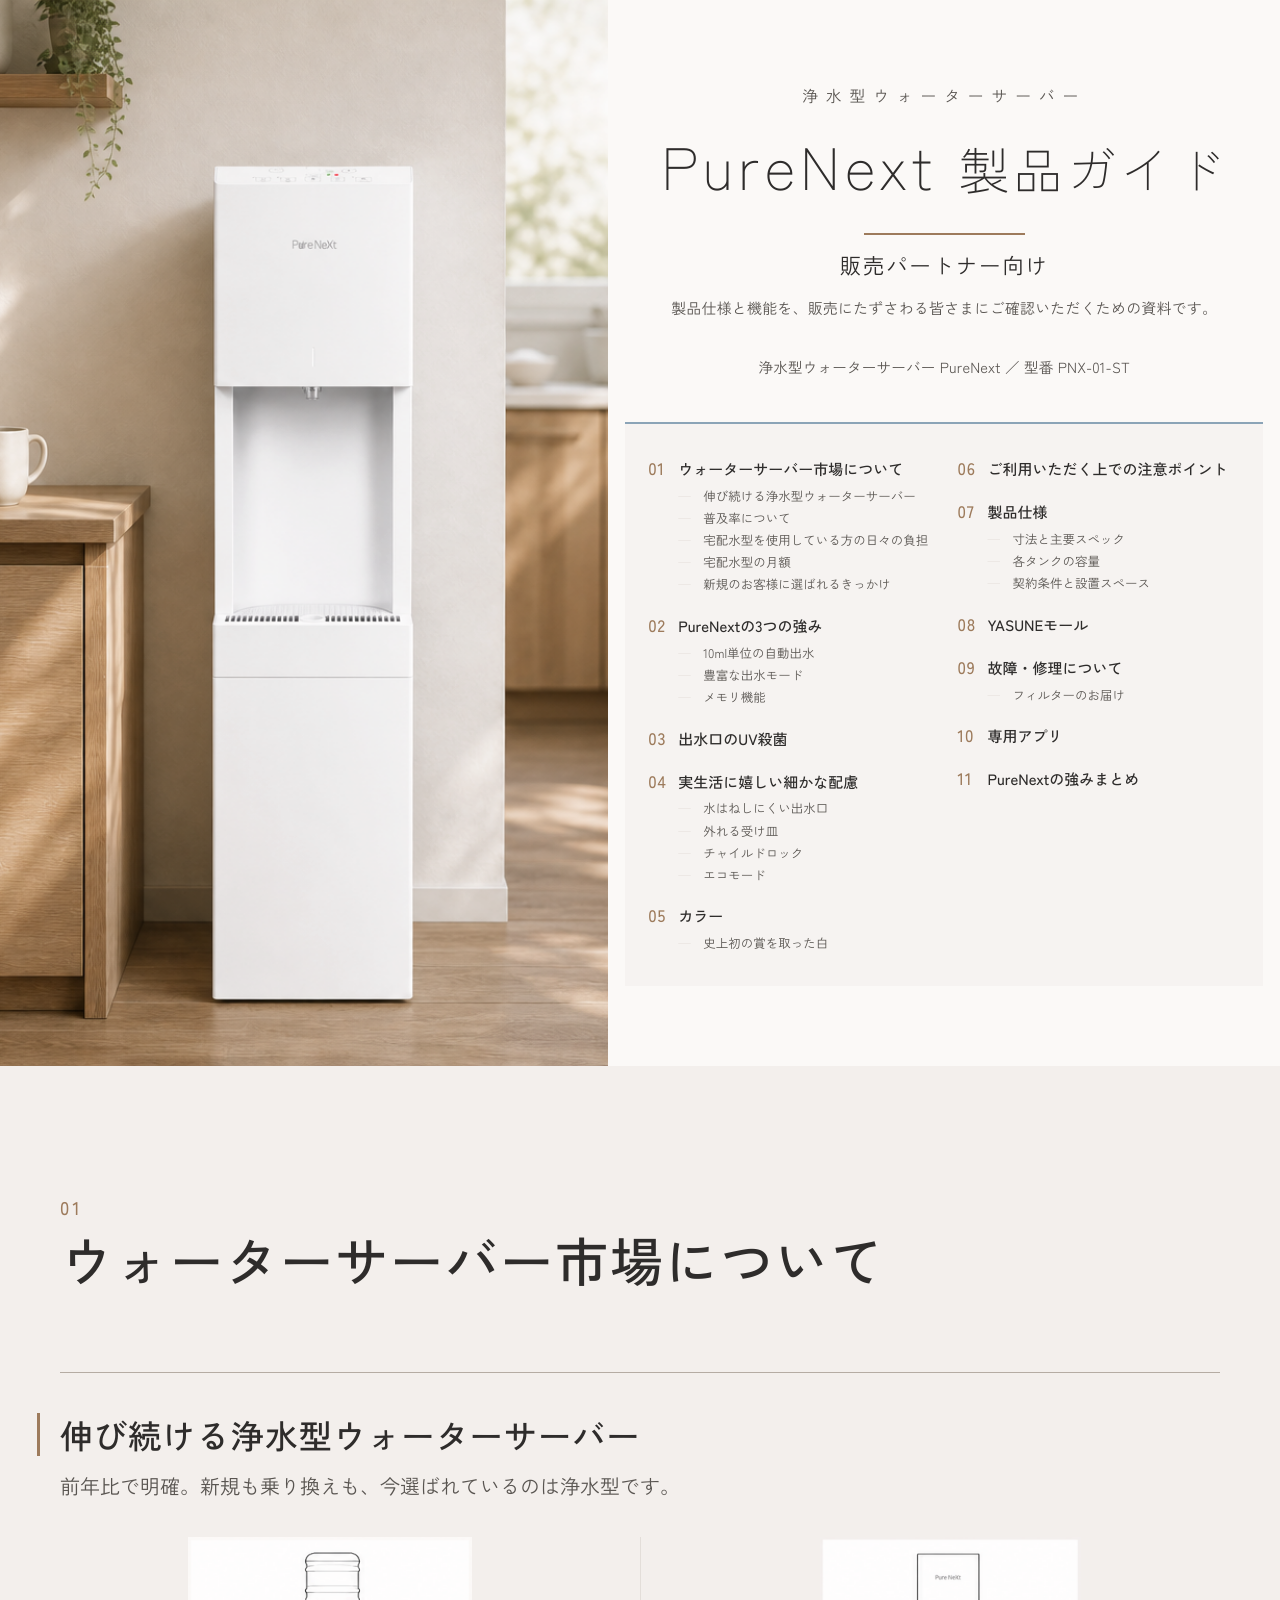
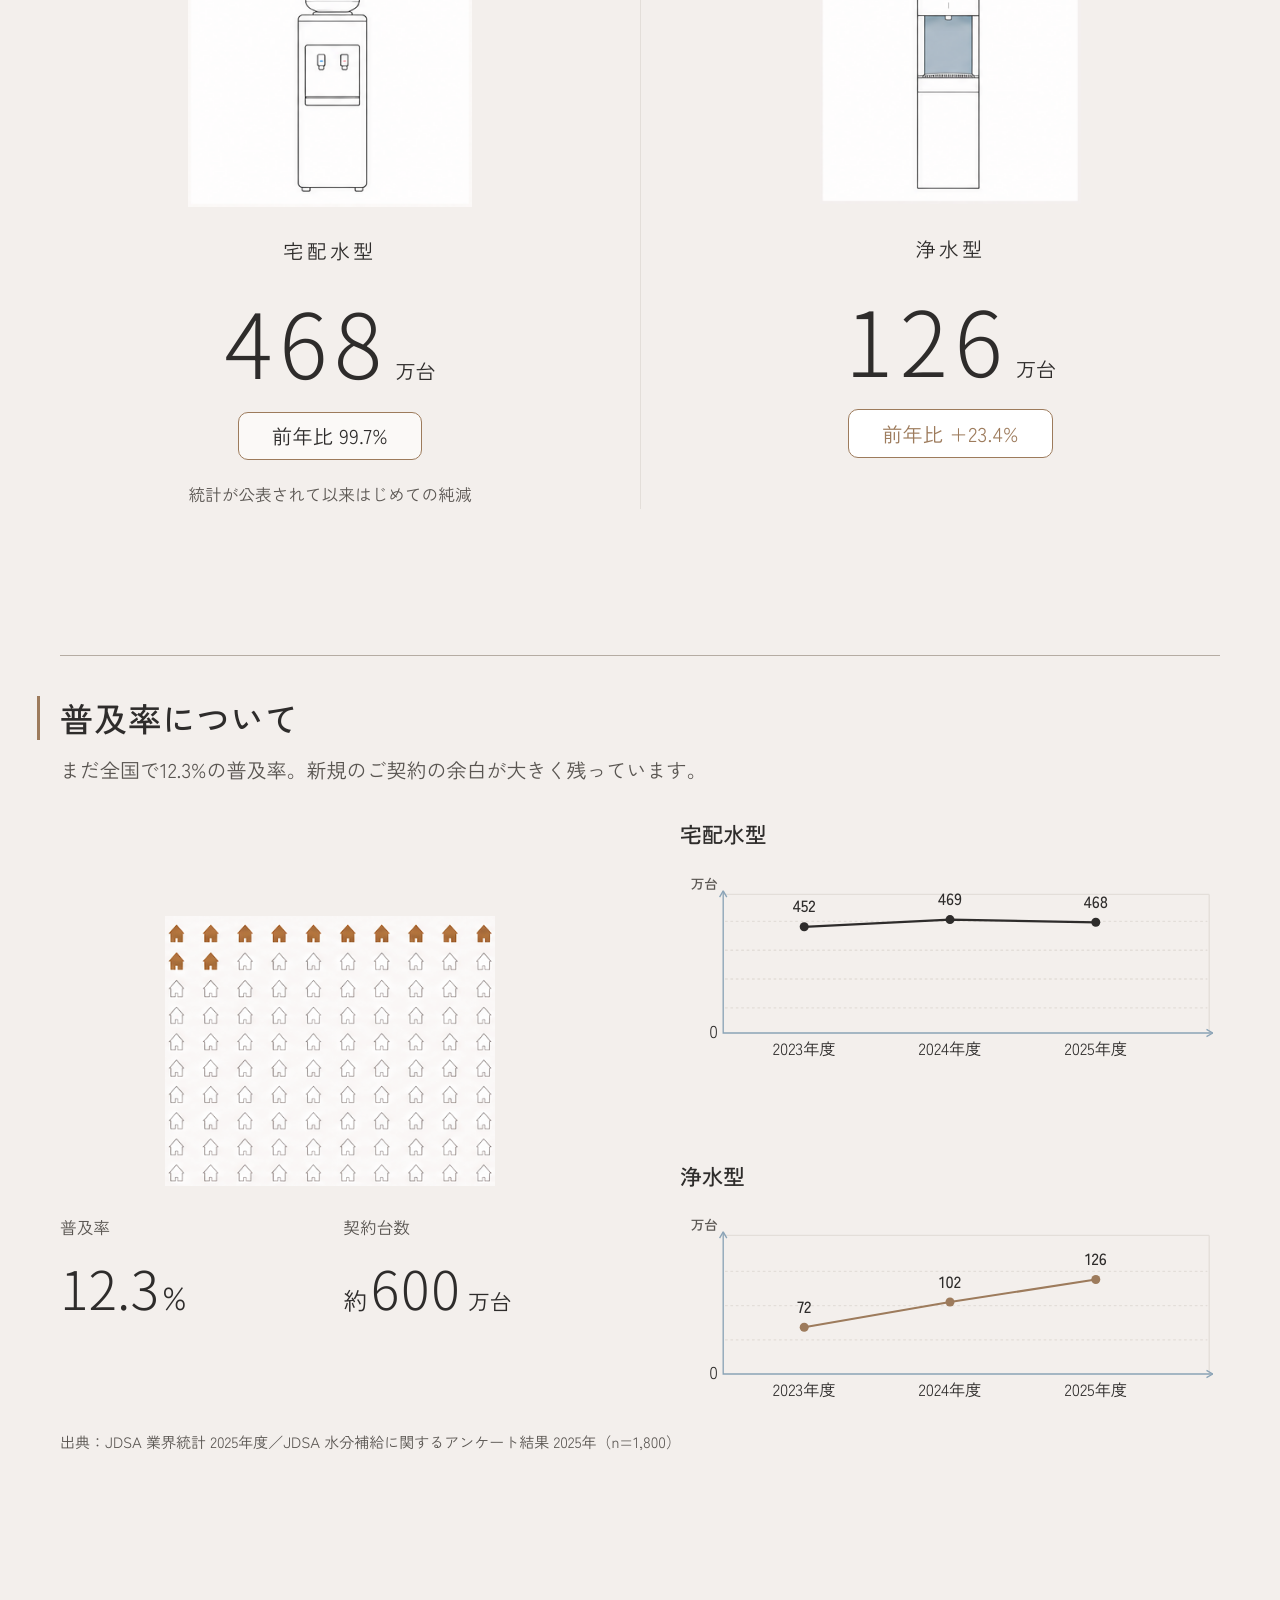
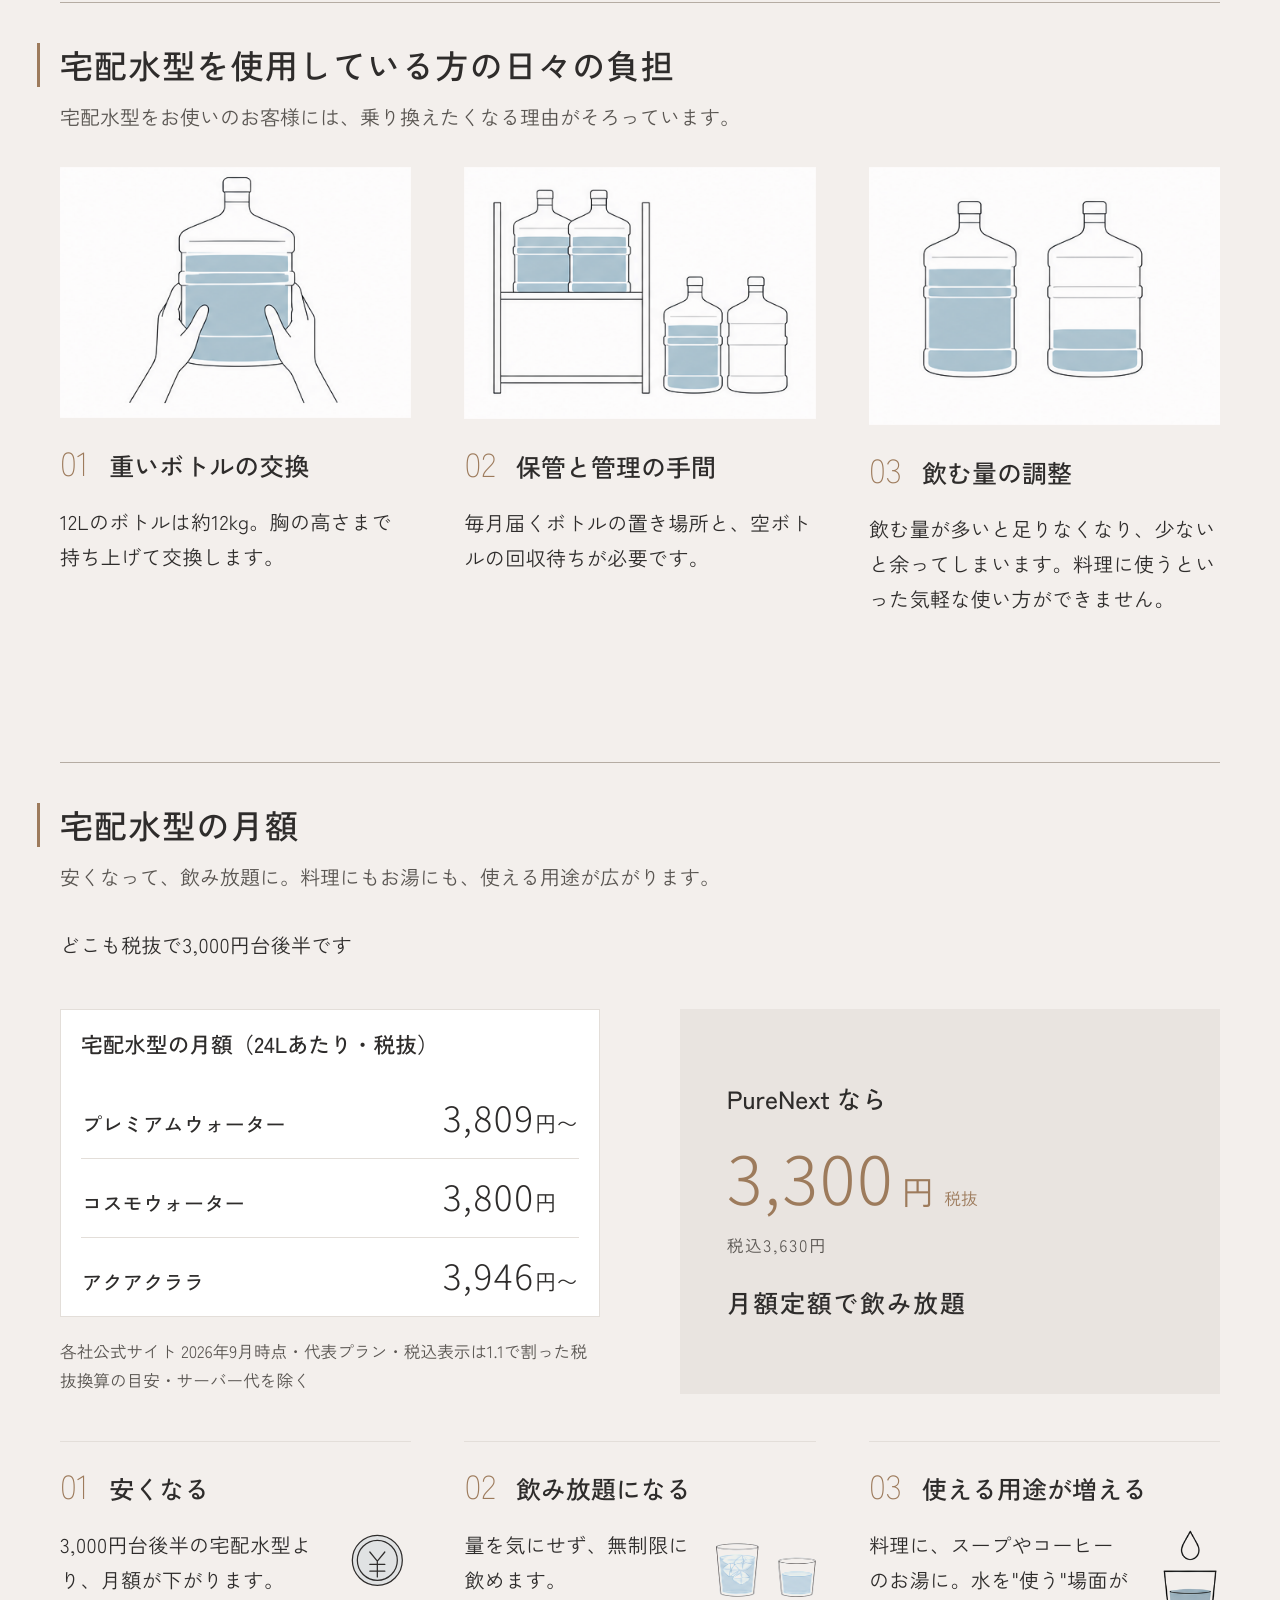
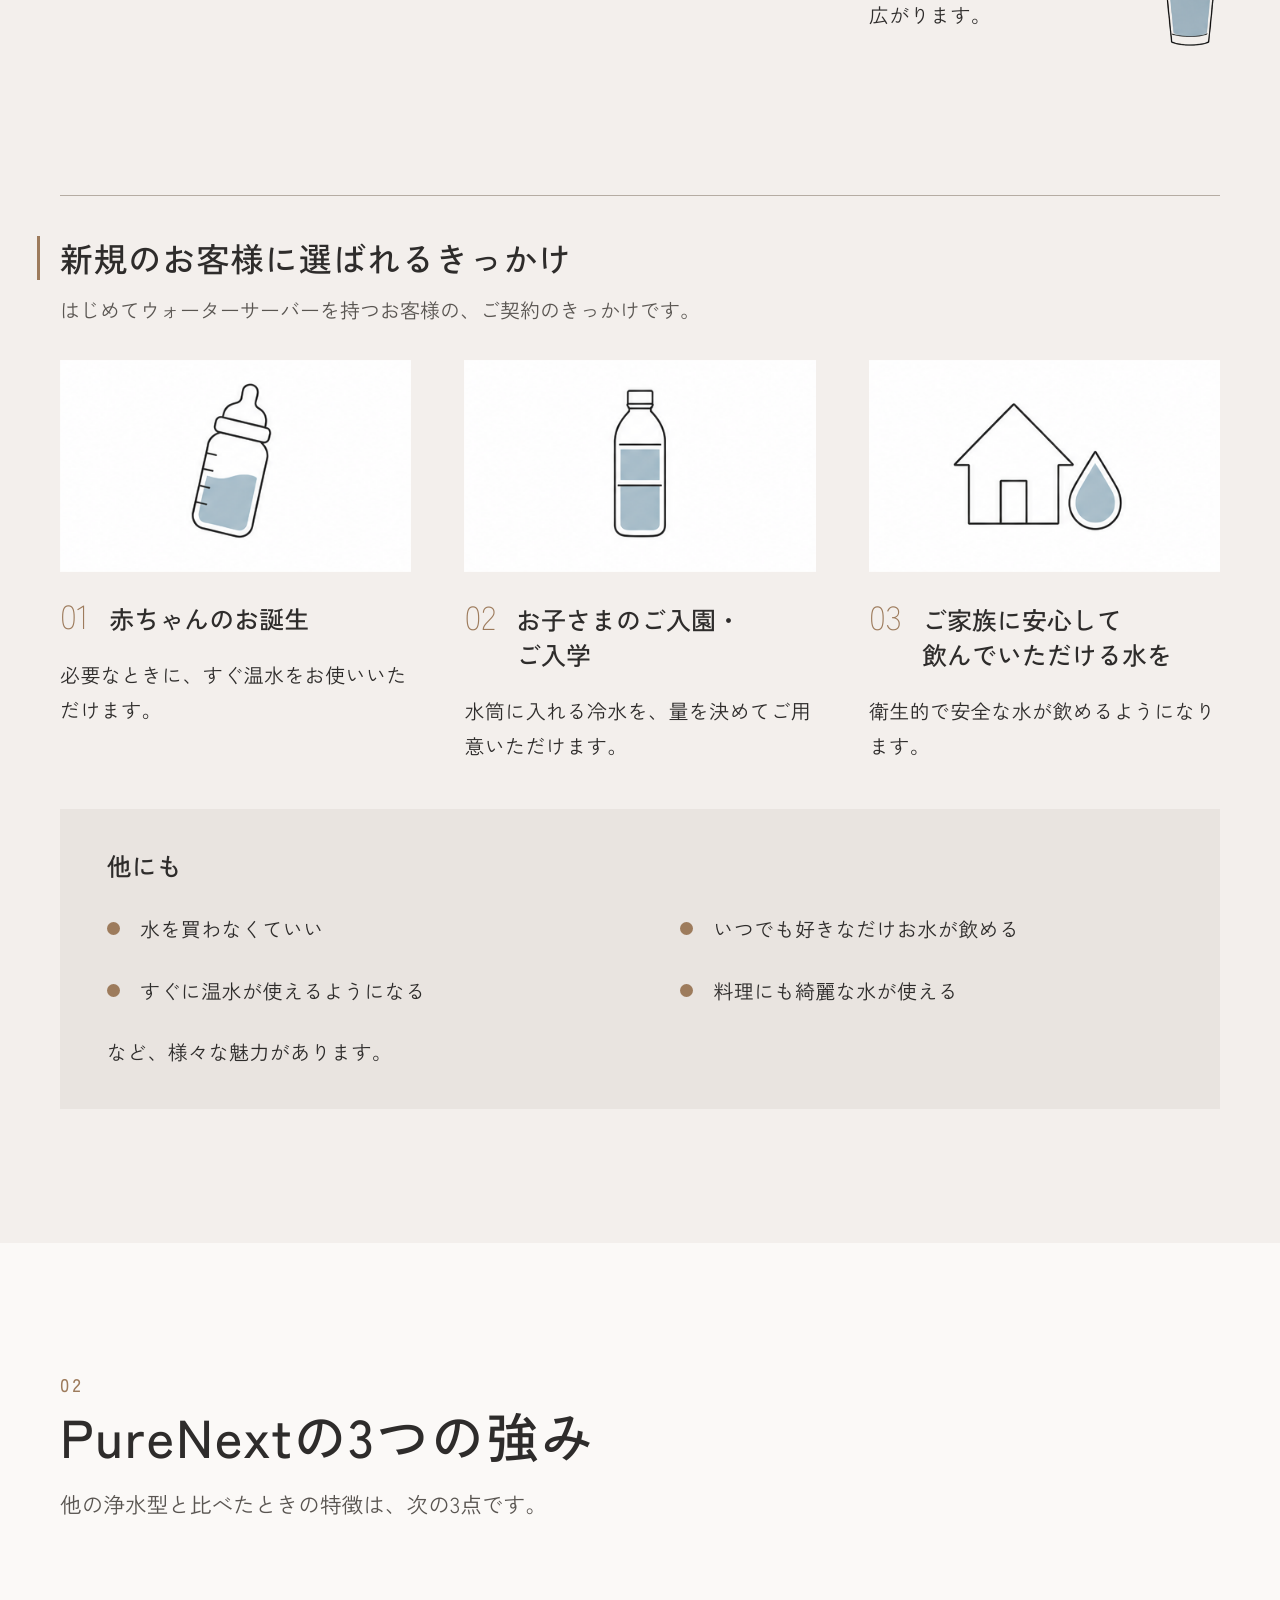
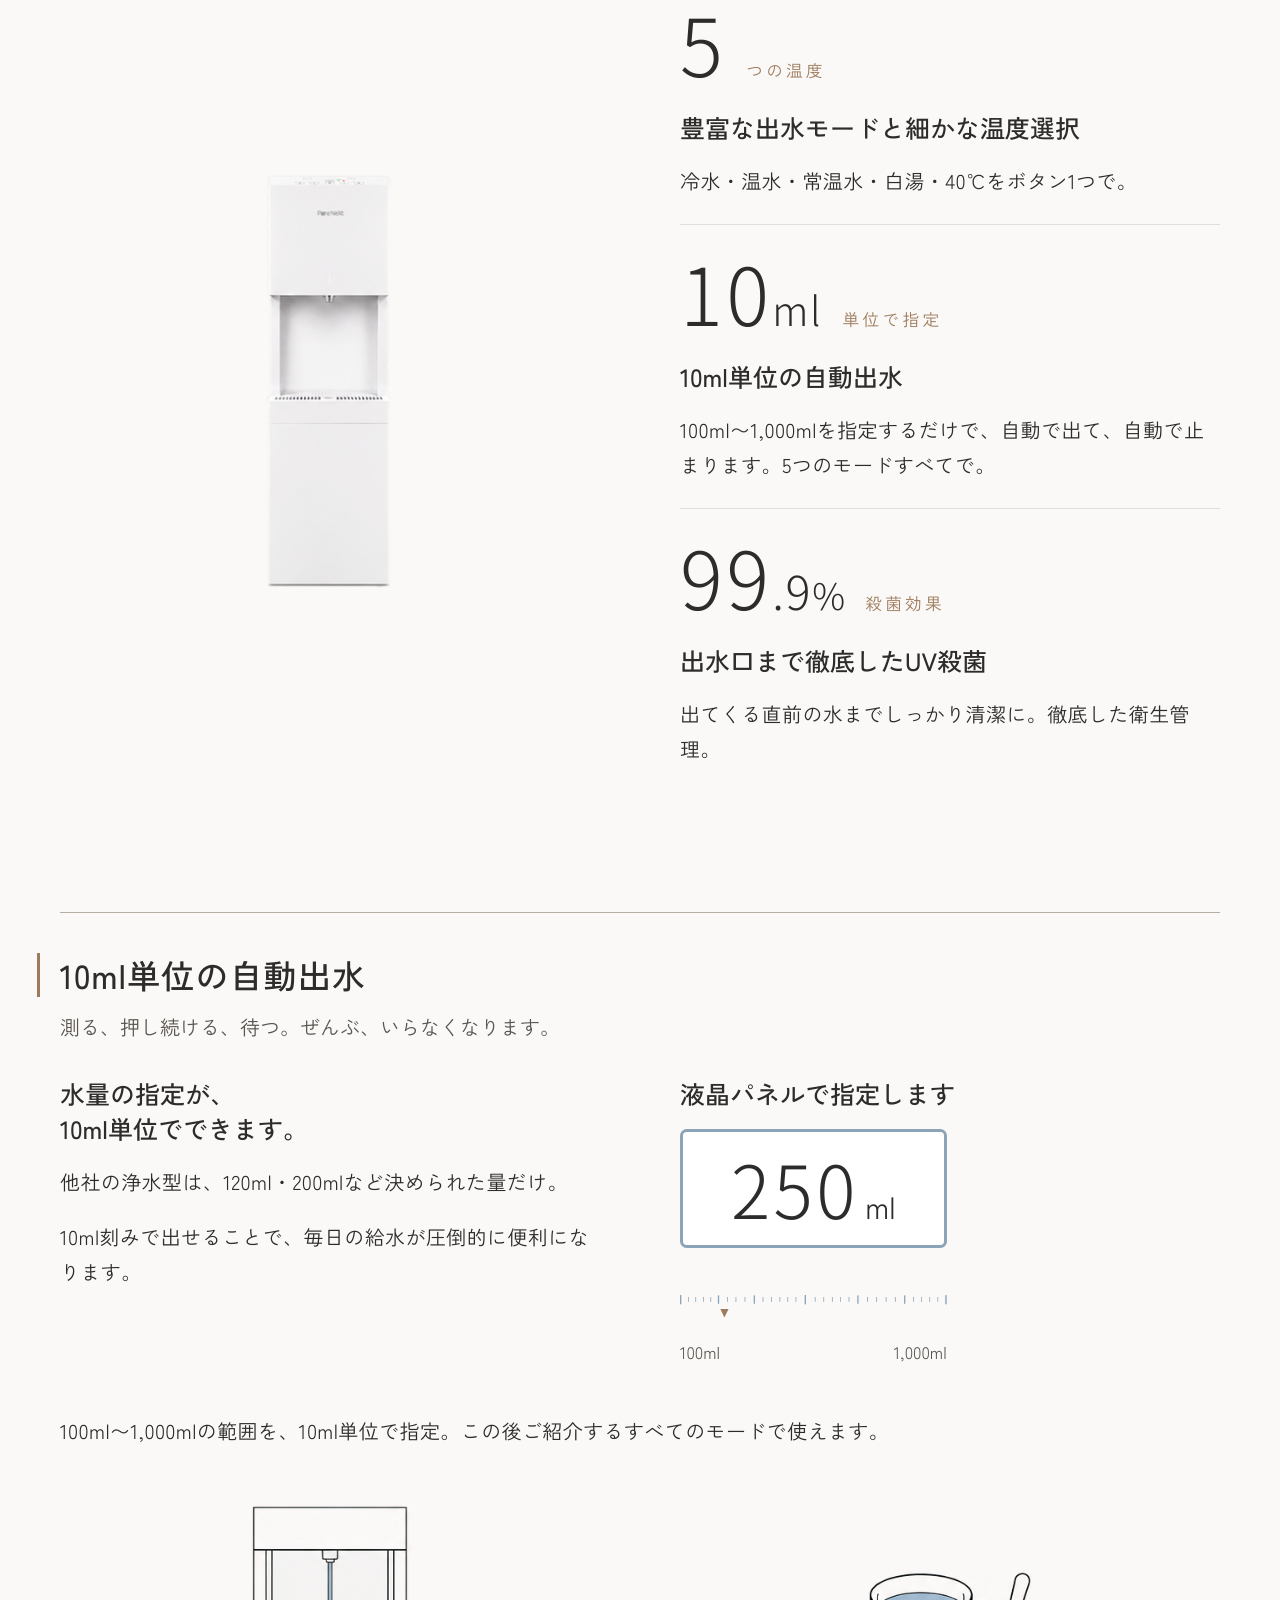
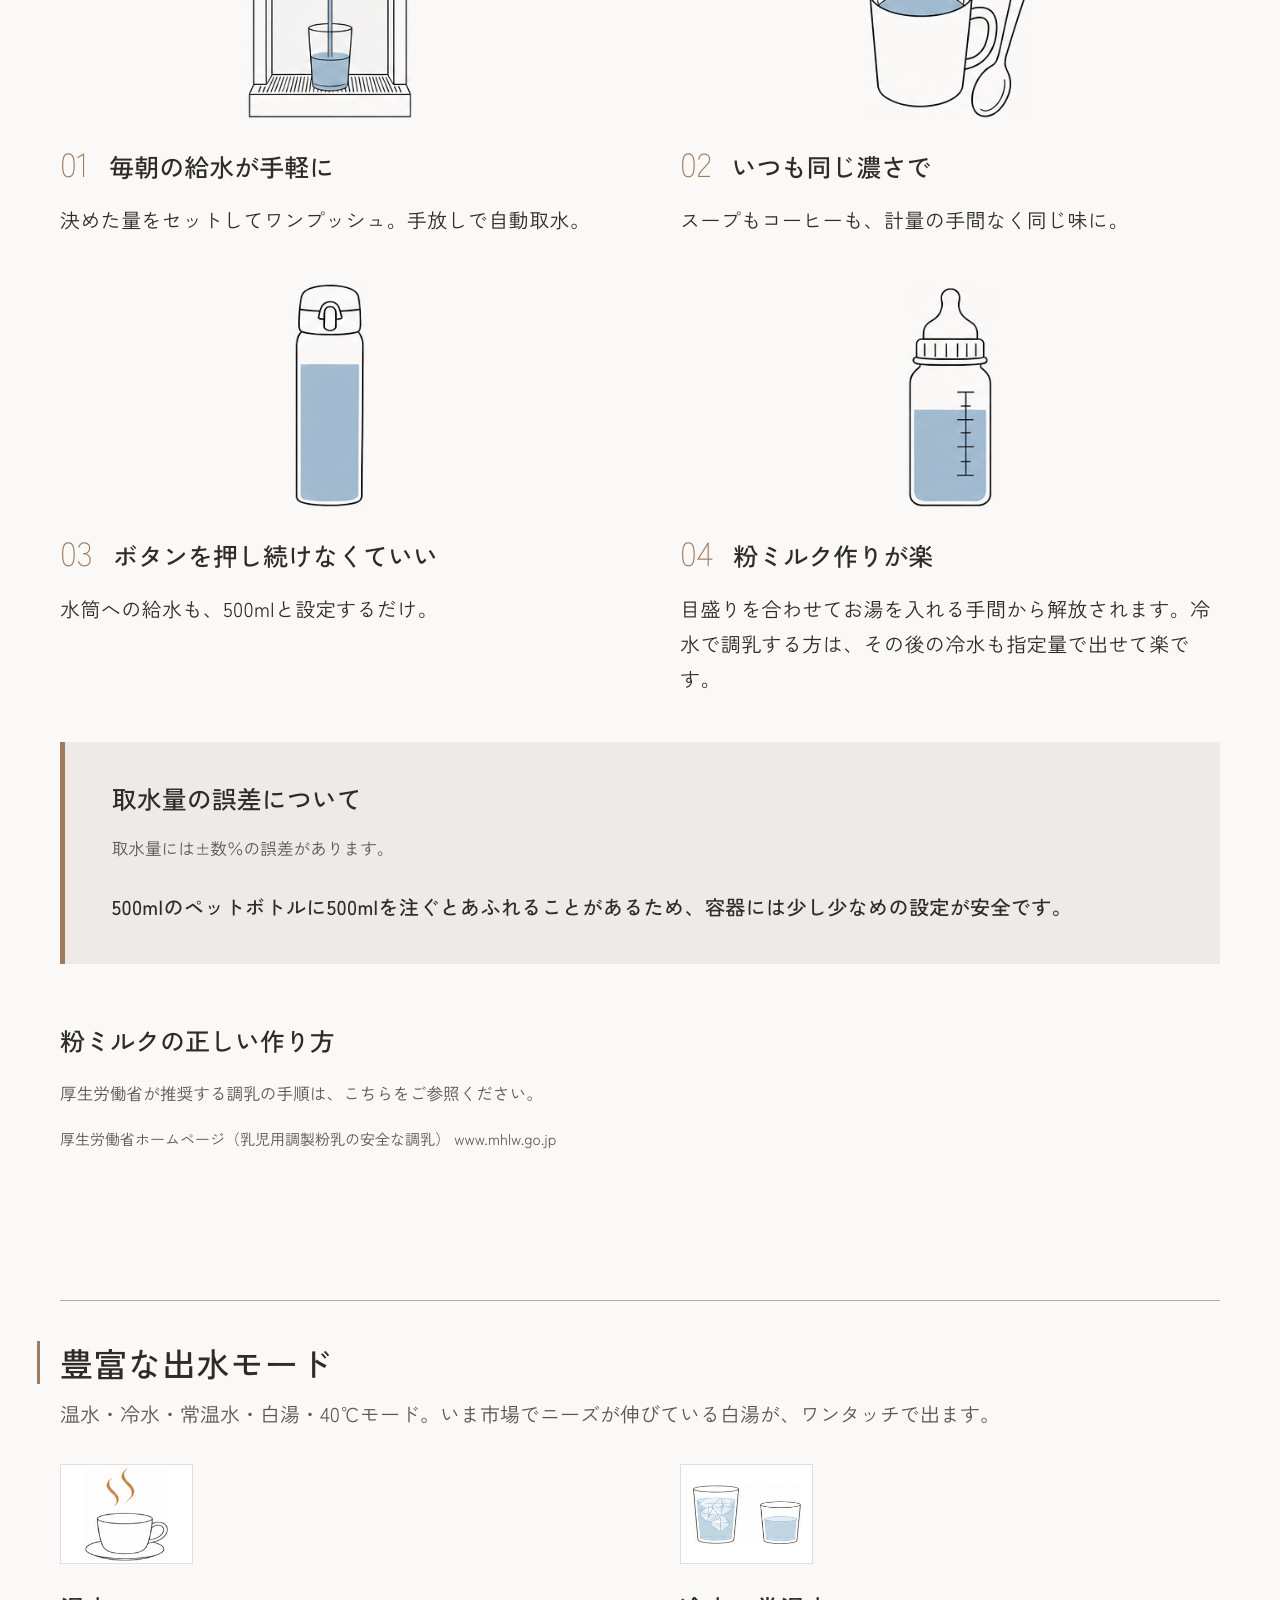
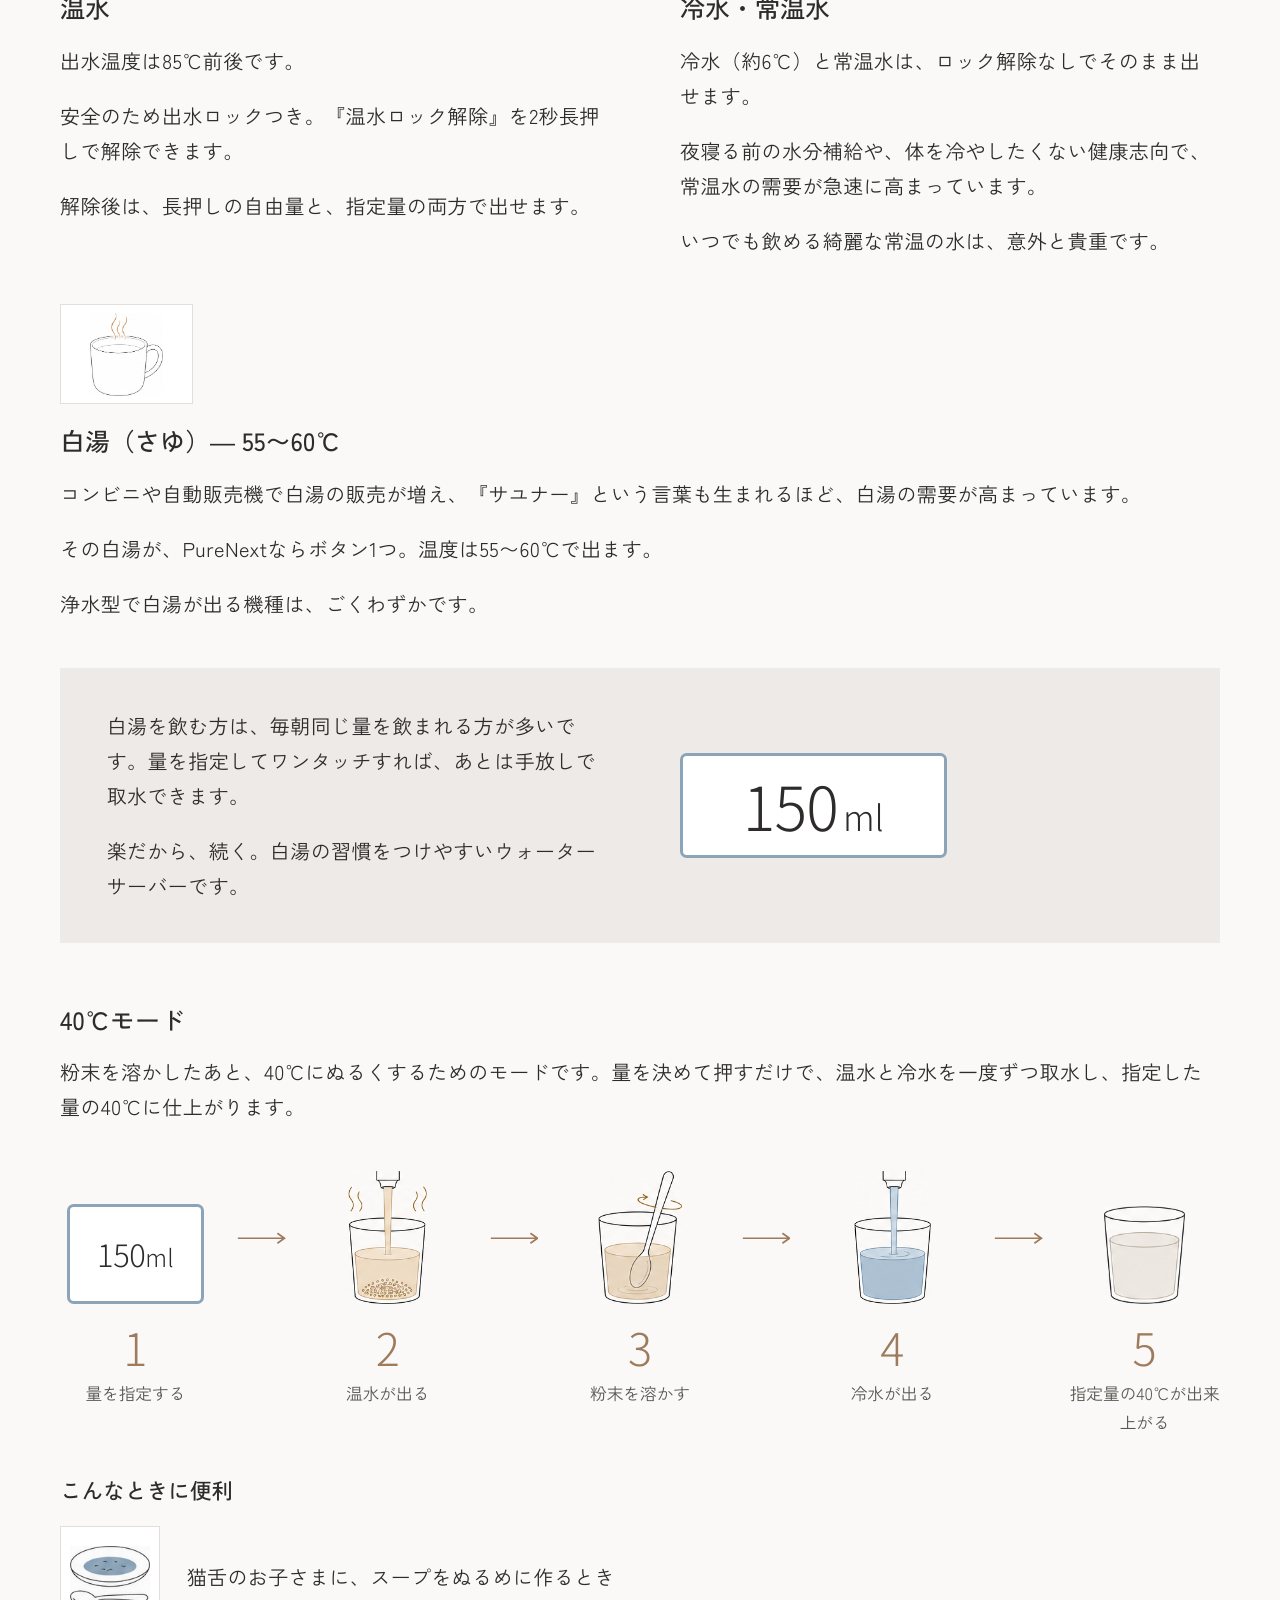
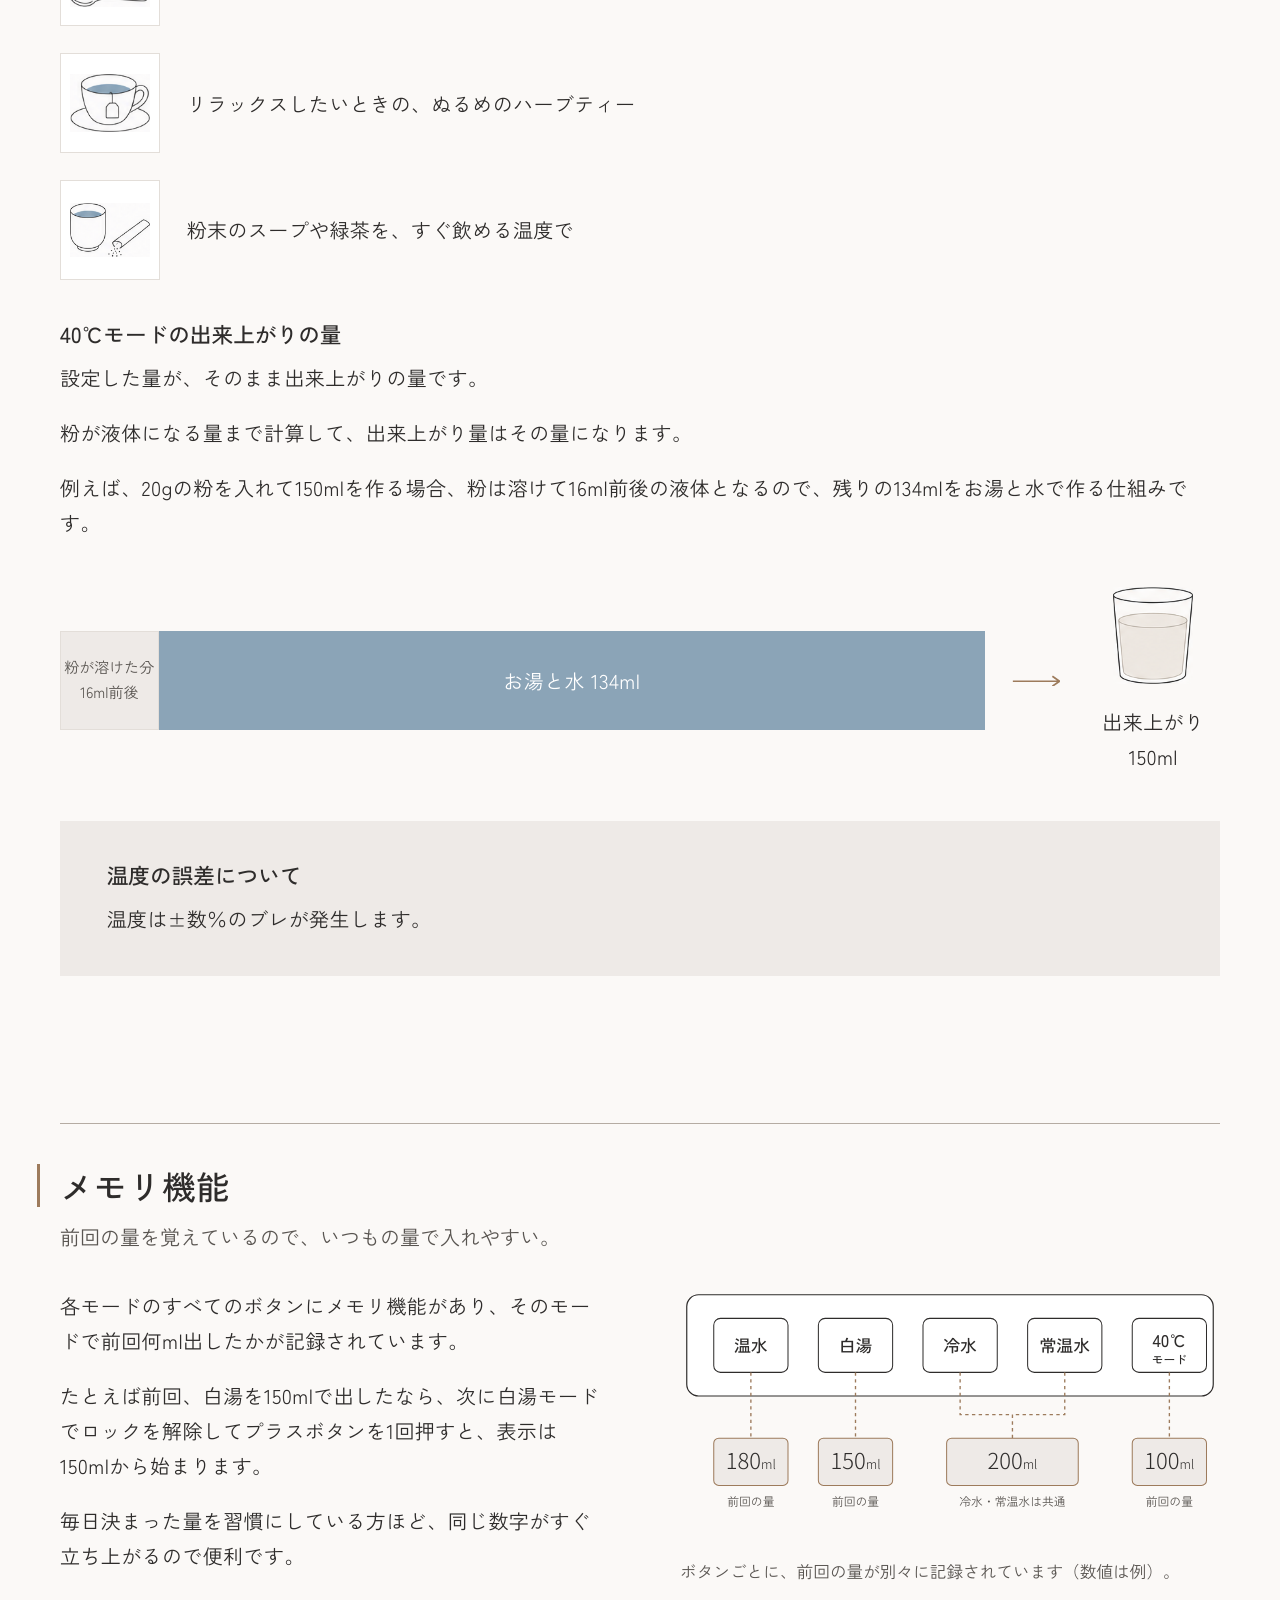
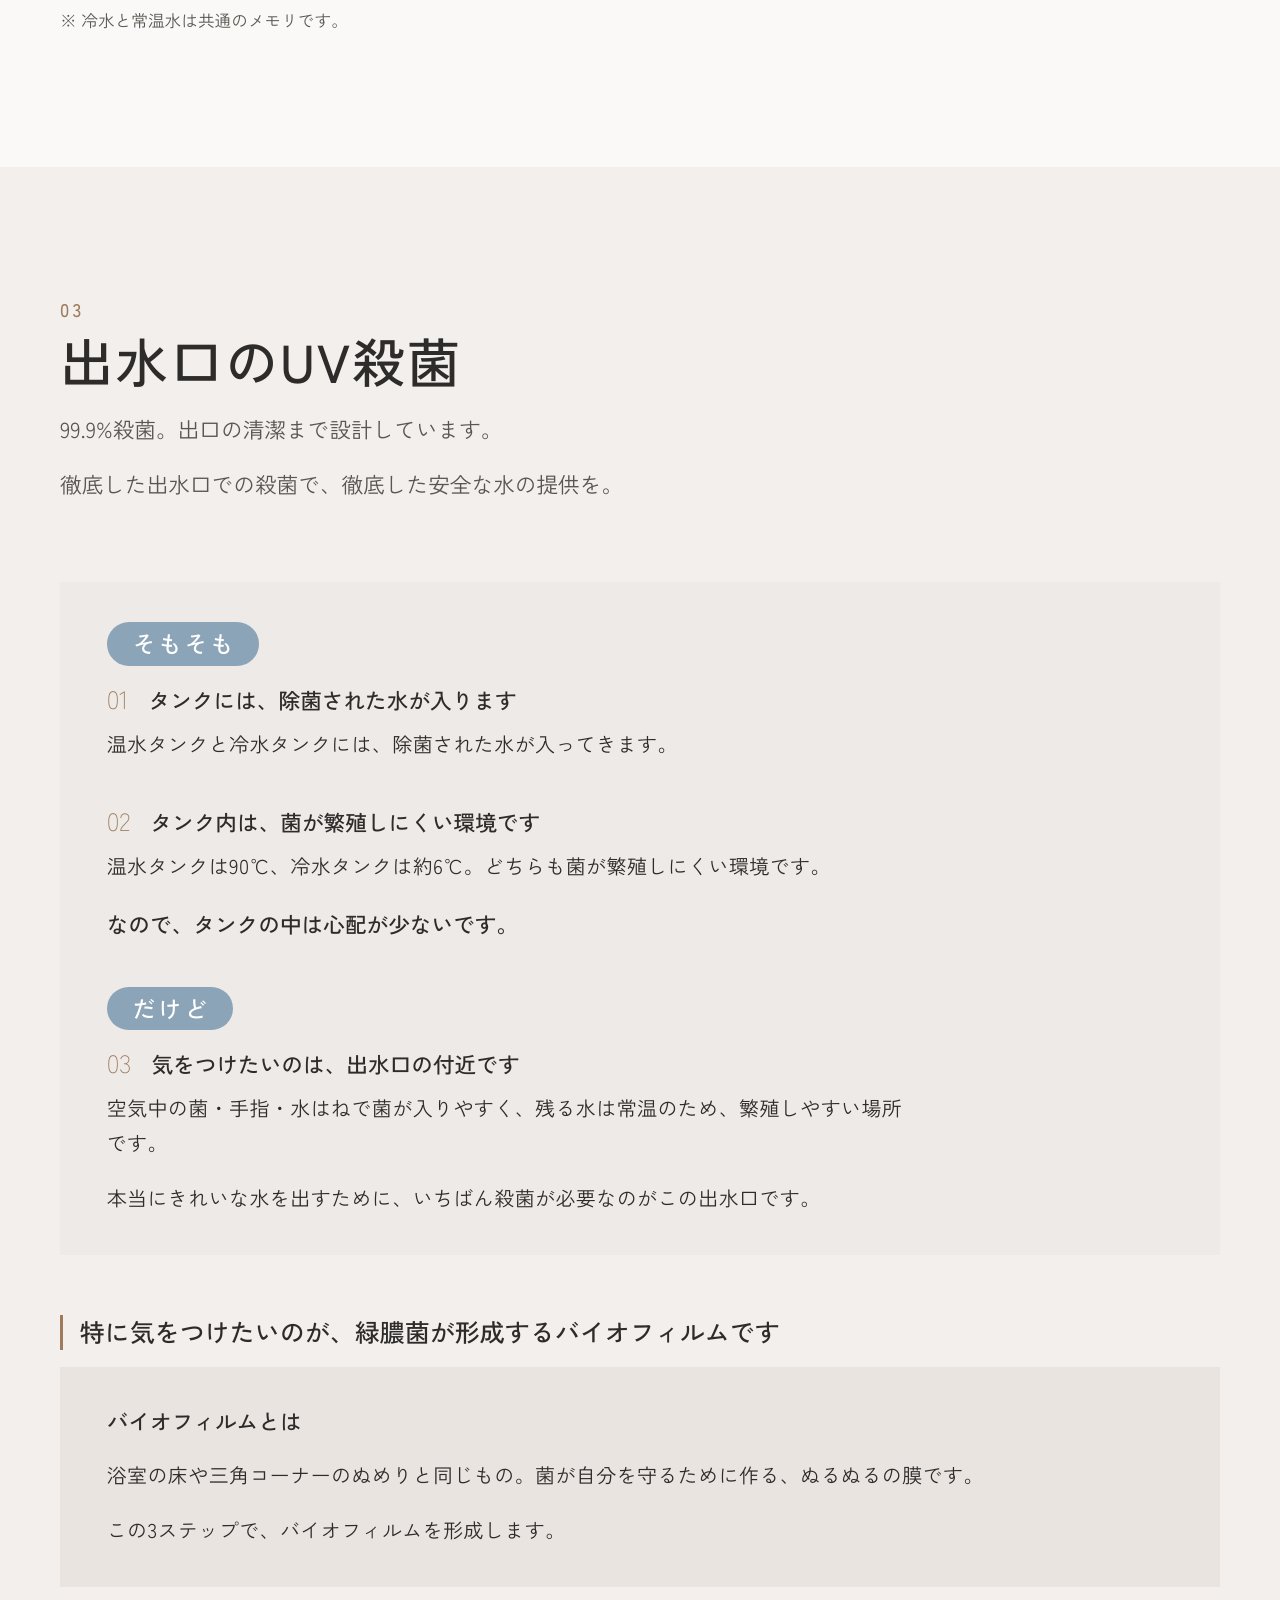
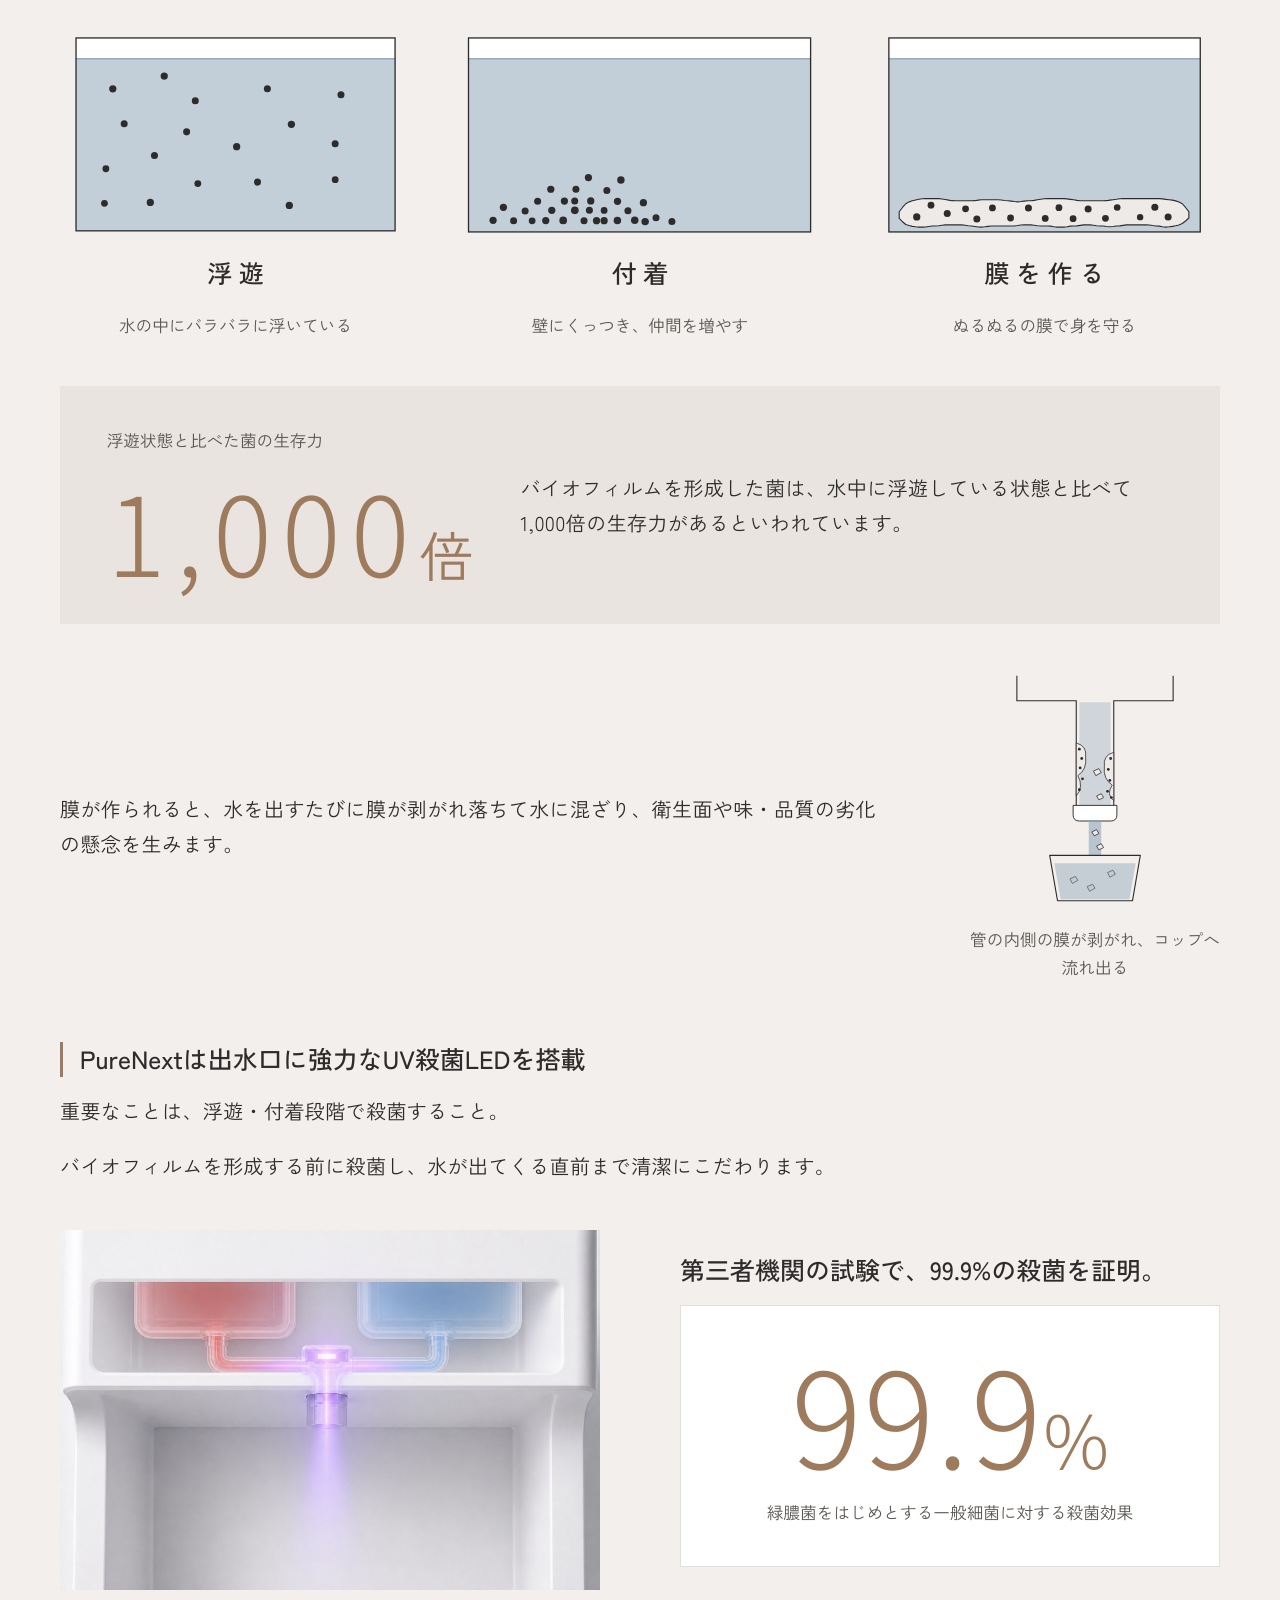
<file: index.html>
<!DOCTYPE html>
<html lang="ja">
<head>
<meta charset="utf-8">
<meta name="robots" content="noindex">
<meta name="viewport" content="width=device-width, initial-scale=1">
<title>PureNext 製品ガイド｜販売パートナー向け</title>
<link rel="stylesheet" href="css/v2/base_v2.css">
<link rel="stylesheet" href="css/v2/S0.css">
<link rel="stylesheet" href="css/v2/S1.css">
<link rel="stylesheet" href="css/v2/S2a.css">
<link rel="stylesheet" href="css/v2/S2b.css">
<link rel="stylesheet" href="css/v2/S3.css">
<link rel="stylesheet" href="css/v2/S4.css">
<link rel="stylesheet" href="css/v2/S5.css">
<link rel="stylesheet" href="css/v2/S6.css">
<link rel="stylesheet" href="css/v2/S7.css">
<link rel="stylesheet" href="css/v2/S8a.css">
<link rel="stylesheet" href="css/v2/S8b.css">
<link rel="stylesheet" href="css/v2/S9.css">
<link rel="stylesheet" href="css/v2/S10.css">
<link rel="stylesheet" href="css/v2/summary-adopted.css?v=20260908-2">
</head>
<body>
<main class="page">
<section class="cover" id="p00" aria-label="表紙">
  <div class="cv__grid">
    <div class="cv__photo">
      <img src="assets/W00_cover/kitchen.png" width="730" height="1024" alt="キッチンに置かれた PureNext 本体">
    </div>

    <div class="cv__main">
      <p class="cv__eyebrow">浄水型ウォーターサーバー</p>
      <h1 class="cv__title"><span class="cv__en">PureNext</span> 製品ガイド</h1>
      <div class="cv__rule"></div>
      <p class="cv__for">販売パートナー向け</p>
      <p class="cv__lead">製品仕様と機能を、販売にたずさわる皆さまにご確認いただくための資料です。</p>
      <p class="cv__model">浄水型ウォーターサーバー PureNext ／ 型番 PNX-01-ST</p>

      <nav class="toc" aria-label="目次">
        <div class="toc__col">
          <div class="toc__ch">
            <a class="toc__h" href="#market"><span class="toc__n">01</span><span class="toc__t">ウォーターサーバー市場について</span></a>
            <ul class="toc__subs">
              <li><a href="#market-growth">伸び続ける浄水型ウォーターサーバー</a></li>
              <li><a href="#market-share">普及率について</a></li>
              <li><a href="#market-burden">宅配水型を使用している方の日々の負担</a></li>
              <li><a href="#market-price">宅配水型の月額</a></li>
              <li><a href="#market-trigger">新規のお客様に選ばれるきっかけ</a></li>
            </ul>
          </div>
          <div class="toc__ch">
            <a class="toc__h" href="#strengths"><span class="toc__n">02</span><span class="toc__t">PureNextの3つの強み</span></a>
            <ul class="toc__subs">
              <li><a href="#strengths-10ml">10ml単位の自動出水</a></li>
              <li><a href="#strengths-modes">豊富な出水モード</a></li>
              <li><a href="#strengths-memory">メモリ機能</a></li>
            </ul>
          </div>
          <div class="toc__ch">
            <a class="toc__h" href="#uv"><span class="toc__n">03</span><span class="toc__t">出水口のUV殺菌</span></a>
          </div>
          <div class="toc__ch">
            <a class="toc__h" href="#care"><span class="toc__n">04</span><span class="toc__t">実生活に嬉しい細かな配慮</span></a>
            <ul class="toc__subs">
              <li><a href="#care-splash">水はねしにくい出水口</a></li>
              <li><a href="#care-tray">外れる受け皿</a></li>
              <li><a href="#care-lock">チャイルドロック</a></li>
              <li><a href="#care-eco">エコモード</a></li>
            </ul>
          </div>
          <div class="toc__ch">
            <a class="toc__h" href="#color"><span class="toc__n">05</span><span class="toc__t">カラー</span></a>
            <ul class="toc__subs">
              <li><a href="#color-clouddancer">史上初の賞を取った白</a></li>
            </ul>
          </div>
        </div>

        <div class="toc__col">
          <div class="toc__ch">
            <a class="toc__h" href="#notes"><span class="toc__n">06</span><span class="toc__t">ご利用いただく上での注意ポイント</span></a>
          </div>
          <div class="toc__ch">
            <a class="toc__h" href="#spec"><span class="toc__n">07</span><span class="toc__t">製品仕様</span></a>
            <ul class="toc__subs">
              <li><a href="#spec-dim">寸法と主要スペック</a></li>
              <li><a href="#spec-tanks">各タンクの容量</a></li>
              <li><a href="#spec-a3">契約条件と設置スペース</a></li>
            </ul>
          </div>
          <div class="toc__ch">
            <a class="toc__h" href="#yasune"><span class="toc__n">08</span><span class="toc__t">YASUNEモール</span></a>
          </div>
          <div class="toc__ch">
            <a class="toc__h" href="#support"><span class="toc__n">09</span><span class="toc__t">故障・修理について</span></a>
            <ul class="toc__subs">
              <li><a href="#support-filter">フィルターのお届け</a></li>
            </ul>
          </div>
          <div class="toc__ch">
            <a class="toc__h" href="#app"><span class="toc__n">10</span><span class="toc__t">専用アプリ</span></a>
          </div>
          <div class="toc__ch">
            <a class="toc__h" href="#summary"><span class="toc__n">11</span><span class="toc__t">PureNextの強みまとめ</span></a>
          </div>
        </div>
      </nav>
    </div>
  </div>
</section>
<section class="sec" id="market" aria-labelledby="market-h">
  <header class="sec__head">
    <h2 class="h1" id="market-h">ウォーターサーバー市場について</h2>
    <div class="h1__rule"></div>
  </header>

  <!-- 中(a) 伸び続ける浄水型ウォーターサーバー（＋小見出し 普及率について） -->
  <article class="blk" id="market-growth">
    <header class="blk__head">
      <h3 class="h2">伸び続ける浄水型ウォーターサーバー</h3>
      <p class="lead">前年比で明確。新規も乗り換えも、今選ばれているのは浄水型です。</p>
    </header>
    <div class="blk__body">

      <div class="g2 g2--vs">
        <div class="mk__col">
          <img class="mk__illus" src="assets/W01a_market/illus_home.png" width="340" height="324" alt="宅配水型ウォーターサーバーの線画">
          <p class="p mk__label">宅配水型</p>
          <p class="big mk__num">468<span class="mk__unit">万台</span></p>
          <p class="p mk__pill">前年比 99.7%</p>
          <p class="note mk__note">統計が公表されて以来はじめての純減</p>
        </div>
        <div class="mk__col">
          <img class="mk__illus" src="assets/W01a_market/illus_purenext.png" width="314" height="321" alt="浄水型ウォーターサーバー PureNext の線画">
          <p class="p mk__label">浄水型</p>
          <p class="big mk__num">126<span class="mk__unit">万台</span></p>
          <p class="p mk__pill mk__pill--em">前年比 +23.4%</p>
        </div>
      </div>

    </div>
  </article>

  <!-- 中(a') 普及率について（v2.1 で中見出しに格上げ） -->
  <article class="blk" id="market-share">
    <header class="blk__head">
      <h3 class="h2">普及率について</h3>
      <p class="lead">まだ全国で12.3%の普及率。新規のご契約の余白が大きく残っています。</p>
    </header>
    <div class="blk__body">
      <div class="g2">
        <div class="gr__left">
          <img class="fig--c gr__houses" src="assets/W01b_market_graph/houses.png" width="397" height="355" alt="100軒のうち12軒が色づいた家のアイコングリッド">
          <div class="gr__nums">
            <div class="stat gr__stat">
              <p class="note">普及率</p>
              <p class="big gr__rate">12.3<span class="gr__pct">%</span></p>
            </div>
            <div class="stat gr__stat">
              <p class="note">契約台数</p>
              <p class="big gr__units"><span class="gr__approx">約</span>600<span class="gr__unit">万台</span></p>
            </div>
          </div>
        </div>

        <div class="gr__right">
          <div class="figbox">
          <p class="figbox__title">宅配水型</p>
          <svg class="lg" viewBox="0 30 600 220" role="img" aria-label="宅配水型の設置台数の推移。2023年度452万台、2024年度469万台、2025年度468万台">
            <text class="lg__unit" font-size="15" x="12" y="50">万台</text>
            <g class="lg__frame" stroke-width="1.5">
              <path d="M48 56 H588 M588 56 V210"/>
            </g>
            <g class="lg__grid" stroke-width="1.5">
              <path d="M50 86 H586 M50 118 H586 M50 150 H586 M50 182 H586"/>
            </g>
            <g class="lg__axis" stroke-width="1.5">
              <path d="M48 52 V210 H592"/>
              <path d="M48 52 L44 59 M48 52 L52 59 M592 210 L585 206 M592 210 L585 214"/>
            </g>
            <polyline class="lg__line lg__line--a" stroke-width="2.4" points="138,92 300,84 462,87"/>
            <g class="lg__dot lg__dot--a"><circle cx="138" cy="92" r="5"/><circle cx="300" cy="84" r="5"/><circle cx="462" cy="87" r="5"/></g>
            <text class="lg__val" font-size="18" x="138" y="76" text-anchor="middle">452</text>
            <text class="lg__val" font-size="18" x="300" y="68" text-anchor="middle">469</text>
            <text class="lg__val" font-size="18" x="462" y="71" text-anchor="middle">468</text>
            <text class="lg__zero" font-size="19" x="42" y="216" text-anchor="end">0</text>
            <text class="lg__year" font-size="18" x="138" y="234" text-anchor="middle">2023年度</text>
            <text class="lg__year" font-size="18" x="300" y="234" text-anchor="middle">2024年度</text>
            <text class="lg__year" font-size="18" x="462" y="234" text-anchor="middle">2025年度</text>
          </svg>
          </div>

          <div class="figbox">
          <p class="figbox__title">浄水型</p>
          <svg class="lg" viewBox="0 30 600 220" role="img" aria-label="浄水型の設置台数の推移。2023年度72万台、2024年度102万台、2025年度126万台">
            <text class="lg__unit" font-size="15" x="12" y="50">万台</text>
            <g class="lg__frame" stroke-width="1.5">
              <path d="M48 56 H588 M588 56 V210"/>
            </g>
            <g class="lg__grid" stroke-width="1.5">
              <path d="M50 96 H586 M50 134 H586 M50 172 H586"/>
            </g>
            <g class="lg__axis" stroke-width="1.5">
              <path d="M48 52 V210 H592"/>
              <path d="M48 52 L44 59 M48 52 L52 59 M592 210 L585 206 M592 210 L585 214"/>
            </g>
            <polyline class="lg__line lg__line--b" stroke-width="2.4" points="138,158 300,130 462,105"/>
            <g class="lg__dot lg__dot--b"><circle cx="138" cy="158" r="5"/><circle cx="300" cy="130" r="5"/><circle cx="462" cy="105" r="5"/></g>
            <text class="lg__val" font-size="18" x="138" y="142" text-anchor="middle">72</text>
            <text class="lg__val" font-size="18" x="300" y="114" text-anchor="middle">102</text>
            <text class="lg__val" font-size="18" x="462" y="89" text-anchor="middle">126</text>
            <text class="lg__zero" font-size="19" x="42" y="216" text-anchor="end">0</text>
            <text class="lg__year" font-size="18" x="138" y="234" text-anchor="middle">2023年度</text>
            <text class="lg__year" font-size="18" x="300" y="234" text-anchor="middle">2024年度</text>
            <text class="lg__year" font-size="18" x="462" y="234" text-anchor="middle">2025年度</text>
          </svg>
          </div>
        </div>
      </div>

      <p class="src">出典：JDSA 業界統計 2025年度／JDSA 水分補給に関するアンケート結果 2025年（n=1,800）</p>
    </div>
  </article>

  <!-- 中(b) 宅配水型を使用している方の日々の負担 -->
  <article class="blk" id="market-burden">
    <header class="blk__head">
      <h3 class="h2">宅配水型を使用している方の日々の負担</h3>
      <p class="lead">宅配水型をお使いのお客様には、乗り換えたくなる理由がそろっています。</p>
    </header>
    <div class="blk__body">
      <div class="g3">
        <div class="card">
          <img class="fig" src="assets/W02a_switch_burden/card1.png" width="448" height="320" alt="12Lのボトルを両手で持ち上げる線画">
          <h4 class="h3"><span class="num">01</span>重いボトルの交換</h4>
          <p class="p">12Lのボトルは約12kg。胸の高さまで持ち上げて交換します。</p>
        </div>
        <div class="card">
          <img class="fig" src="assets/W02a_switch_burden/card2.png" width="446" height="320" alt="棚に積まれたボトルと空ボトルの線画">
          <h4 class="h3"><span class="num">02</span>保管と管理の手間</h4>
          <p class="p">毎月届くボトルの置き場所と、空ボトルの回収待ちが必要です。</p>
        </div>
        <div class="card">
          <img class="fig" src="assets/W02a_switch_burden/card3.png" width="436" height="320" alt="水位の違うボトル2本の線画">
          <h4 class="h3"><span class="num">03</span>飲む量の調整</h4>
          <p class="p">飲む量が多いと足りなくなり、少ないと余ってしまいます。料理に使うといった気軽な使い方ができません。</p>
        </div>
      </div>
    </div>
  </article>

  <!-- 中(c) 宅配水型の月額 -->
  <article class="blk" id="market-price">
    <header class="blk__head">
      <h3 class="h2">宅配水型の月額</h3>
      <p class="lead">安くなって、飲み放題に。料理にもお湯にも、使える用途が広がります。</p>
    </header>
    <div class="blk__body">
      <p class="p">どこも税抜で3,000円台後半です</p>

      <div class="g2 mt__cmp">
        <div class="mt__left">
          <div class="figbox mt__tblbox">
          <p class="figbox__title">宅配水型の月額（24Lあたり・税抜）</p>
          <table class="mt__tbl">
            <tbody>
              <tr>
                <td class="mt__co">プレミアムウォーター</td>
                <td class="mt__pr"><span class="big mt__prn">3,809</span><span class="mt__pru">円</span><span class="mt__prk">〜</span></td>
              </tr>
              <tr>
                <td class="mt__co">コスモウォーター</td>
                <td class="mt__pr"><span class="big mt__prn">3,800</span><span class="mt__pru">円</span></td>
              </tr>
              <tr>
                <td class="mt__co">アクアクララ</td>
                <td class="mt__pr"><span class="big mt__prn">3,946</span><span class="mt__pru">円</span><span class="mt__prk">〜</span></td>
              </tr>
            </tbody>
          </table>
          </div>
          <p class="note">各社公式サイト 2026年9月時点・代表プラン・税込表示は1.1で割った税抜換算の目安・サーバー代を除く</p>
        </div>

        <div class="panel--sand mt__right">
          <p class="h3">PureNext なら</p>
          <p class="big mt__big">3,300<span class="mt__yen">円</span><span class="mt__zeinuki">税抜</span></p>
          <p class="note mt__zeikomi">税込3,630円</p>
          <p class="h3 mt__free">月額定額で飲み放題</p>
        </div>
      </div>

      <ul class="g3 mt__list">
        <li>
          <h5 class="h3"><span class="num">01</span>安くなる</h5>
          <div class="mt__row">
            <p class="p">3,000円台後半の宅配水型より、月額が下がります。</p>
            <svg class="mt__coin" viewBox="0 0 80 80" role="img" aria-label="円マークの入った硬貨の線画">
              <circle class="mt__coin-fill" cx="40" cy="40" r="30"/>
              <circle class="mt__coin-ln" cx="40" cy="40" r="30"/>
              <circle class="mt__coin-ln" cx="40" cy="40" r="24"/>
              <path class="mt__coin-ln" d="M31 30 L40 41 L49 30 M31 45 H49 M31 53 H49 M40 41 V60"/>
            </svg>
          </div>
        </li>
        <li>
          <h5 class="h3"><span class="num">02</span>飲み放題になる</h5>
          <div class="mt__row">
            <p class="p">量を気にせず、無制限に飲めます。</p>
            <img class="mt__glasses" src="assets/W08_temps/glasses.png" width="214" height="117" alt="水の入ったグラス2つの線画">
          </div>
        </li>
        <li>
          <h5 class="h3"><span class="num">03</span>使える用途が増える</h5>
          <div class="mt__row">
            <p class="p">料理に、スープやコーヒーのお湯に。水を"使う"場面が広がります。</p>
            <img class="mt__glass" src="assets/W02b_switch_merit/glass.png" width="97" height="196" alt="水滴とグラスの線画">
          </div>
        </li>
      </ul>
    </div>
  </article>

  <!-- 中(d) 新規のお客様に選ばれるきっかけ -->
  <article class="blk" id="market-trigger">
    <header class="blk__head">
      <h3 class="h2">新規のお客様に選ばれるきっかけ</h3>
      <p class="lead">はじめてウォーターサーバーを持つお客様の、ご契約のきっかけです。</p>
    </header>
    <div class="blk__body">
      <div class="g3">
        <div class="card">
          <img class="fig" src="assets/W03_newcustomer/card1.png" width="440" height="265" alt="哺乳びんの線画">
          <h4 class="h3"><span class="num">01</span>赤ちゃんのお誕生</h4>
          <p class="p">必要なときに、すぐ温水をお使いいただけます。</p>
        </div>
        <div class="card">
          <img class="fig" src="assets/W03_newcustomer/card2.png" width="439" height="265" alt="水筒の線画">
          <h4 class="h3"><span class="num">02</span>お子さまのご入園・<br>ご入学</h4>
          <p class="p">水筒に入れる冷水を、量を決めてご用意いただけます。</p>
        </div>
        <div class="card">
          <img class="fig" src="assets/W03_newcustomer/card3.png" width="439" height="265" alt="家と水滴の線画">
          <h4 class="h3"><span class="num">03</span>ご家族に安心して<br>飲んでいただける水を</h4>
          <p class="p">衛生的で安全な水が飲めるようになります。</p>
        </div>
      </div>

      <div class="panel--sand nc__more">
        <h4 class="h3">他にも</h4>
        <ul class="dotlist nc__list">
          <li class="p">水を買わなくていい</li>
          <li class="p">すぐに温水が使えるようになる</li>
          <li class="p">いつでも好きなだけお水が飲める</li>
          <li class="p">料理にも綺麗な水が使える</li>
        </ul>
        <p class="p">など、様々な魅力があります。</p>
      </div>
    </div>
  </article>
</section>
<!-- S2a: 大見出し「PureNextの3つの強み」＋ 導入（W04）／10ml単位の自動出水（W05+W06+W07）
     ※ このファイルは <section> を閉じない。S2 の後半（S2b_modes.html）が同じセクションの続きなので、
        </section> は S2b_modes.html の末尾で閉じる（担当 C との取り決め）。 -->
<section class="sec" id="strengths" aria-labelledby="strengths-h">
  <header class="sec__head">
    <h2 class="h1" id="strengths-h">PureNextの3つの強み</h2>
    <div class="h1__rule"></div>
    <p class="lead--h1">他の浄水型と比べたときの特徴は、次の3点です。</p>
  </header>

  <!-- 導入ブロック（中見出しなし）← W04 -->
  <div class="sec__body">
    <div class="g2 st__intro">
      <img class="st__body" src="assets/W16_color/unit_white_t.png" width="175" height="440" alt="PureNext 本体（ホワイト）">

      <ul class="st__list">
        <li class="st__row">
          <p class="st__line">
            <span class="big st__num">5</span><span class="note st__lab">つの温度</span>
          </p>
          <h3 class="h3">豊富な出水モードと細かな温度選択</h3>
          <p class="p">冷水・温水・常温水・白湯・40℃をボタン1つで。</p>
        </li>
        <li class="st__row">
          <p class="st__line">
            <span class="big st__num">10<span class="st__u">ml</span></span><span class="note st__lab">単位で指定</span>
          </p>
          <h3 class="h3">10ml単位の自動出水</h3>
          <p class="p">100ml〜1,000mlを指定するだけで、自動で出て、自動で止まります。5つのモードすべてで。</p>
        </li>
        <li class="st__row">
          <p class="st__line">
            <span class="big st__num">99<span class="st__u2">.9</span><span class="st__u3">%</span></span><span class="note st__lab">殺菌効果</span>
          </p>
          <h3 class="h3">出水口まで徹底したUV殺菌</h3>
          <p class="p">出てくる直前の水までしっかり清潔に。徹底した衛生管理。</p>
        </li>
      </ul>
    </div>
  </div>

  <!-- 中 10ml単位の自動出水 ← W05 ＋ W06 -->
  <article class="blk" id="strengths-10ml">
    <header class="blk__head">
      <h3 class="h2">10ml単位の自動出水</h3>
      <p class="lead">測る、押し続ける、待つ。ぜんぶ、いらなくなります。</p>
    </header>
    <div class="blk__body">

      <div class="g2">
        <div class="ml__left">
          <h4 class="h3">水量の指定が、<br>10ml単位でできます。</h4>
          <p class="p">他社の浄水型は、120ml・200mlなど決められた量だけ。</p>
          <p class="p">10ml刻みで出せることで、毎日の給水が圧倒的に便利になります。</p>
        </div>

        <div class="ml__right">
          <h4 class="h3">液晶パネルで指定します</h4>
          <div class="ml__lcd">
            <p class="big ml__val">250<span class="ml__unit">ml</span></p>
          </div>
          <div class="ml__scalebox">
            <svg class="ml__scale" viewBox="0 0 651.89 56" role="img" aria-label="100mlから1,000mlまでの目盛りと、250mlを指す印"><g class="ml__ticks"><rect x="-0" y="0.19" width="3.29" height="22.55"/><rect x="19.47" y="4.98" width="1.91" height="11.59"/><rect x="37.52" y="5.08" width="1.86" height="11.75"/><rect x="56.18" y="4.71" width="1.9" height="11.79"/><rect x="74.26" y="5.13" width="1.9" height="11.83"/><rect x="92.51" y="0.9" width="3.27" height="20.53"/><rect x="114.87" y="4.89" width="1.86" height="11.76"/><rect x="135.77" y="5.15" width="1.9" height="11.81"/><rect x="157.83" y="4.72" width="1.9" height="11.89"/><rect x="180.18" y="0.85" width="3.19" height="20.6"/><rect x="202.03" y="4.83" width="1.94" height="11.85"/><rect x="222.43" y="5.09" width="1.97" height="11.76"/><rect x="243.22" y="4.92" width="1.97" height="11.76"/><rect x="262.47" y="5.05" width="1.92" height="11.83"/><rect x="282.44" y="4.9" width="1.86" height="11.74"/><rect x="304.7" y="0" width="3.3" height="22.86"/><rect x="329.47" y="4.96" width="1.92" height="11.69"/><rect x="350.42" y="5.19" width="1.99" height="11.65"/><rect x="371.42" y="5.08" width="1.97" height="11.6"/><rect x="391.53" y="5.1" width="1.84" height="11.73"/><rect x="412.17" y="4.88" width="1.92" height="11.75"/><rect x="433.38" y="1.06" width="3.18" height="20.34"/><rect x="457.42" y="5.02" width="1.99" height="11.69"/><rect x="479.74" y="5.12" width="2.01" height="11.79"/><rect x="502.91" y="4.85" width="1.97" height="11.91"/><rect x="525.41" y="5.07" width="1.98" height="11.62"/><rect x="547.73" y="1" width="3.17" height="20.44"/><rect x="569.85" y="4.75" width="1.95" height="11.85"/><rect x="589.69" y="5.07" width="1.85" height="11.89"/><rect x="609.63" y="5.16" width="1.84" height="11.69"/><rect x="629.31" y="4.79" width="1.81" height="11.83"/><rect x="648.51" y="0.25" width="3.38" height="22.54"/></g><path class="ml__marker" d="M98.6 34.18 H118.6 L108.6 55.18 Z"/></svg>
            <p class="ml__range"><span class="note">100ml</span><span class="note">1,000ml</span></p>
          </div>
        </div>
      </div>

      <!-- 下段は全幅（上段2列の高さ差を減らし、右下のはみ出しをなくす。v2.1 第4節） -->
      <p class="p">100ml〜1,000mlの範囲を、10ml単位で指定。この後ご紹介するすべてのモードで使えます。</p>

      <!-- W06 の場面（v1 の見出し「毎日の場面で、こう効きます。」は出さない） -->
      <div class="g2 sc">
        <div class="sc__cell">
          <div class="sc__iconbox">
            <img class="sc__icon" src="assets/W06_scenes/icon1.png" width="200" height="257" alt="PureNext の注水スペースとグラスの線画">
          </div>
          <h4 class="h3"><span class="num">01</span><span>毎朝の給水が手軽に</span></h4>
          <p class="p">決めた量をセットしてワンプッシュ。手放しで自動取水。</p>
        </div>

        <div class="sc__cell">
          <div class="sc__iconbox">
            <img class="sc__icon" src="assets/W06_scenes/icon2.png" width="197" height="178" alt="マグカップとスプーンの線画">
          </div>
          <h4 class="h3"><span class="num">02</span><span>いつも同じ濃さで</span></h4>
          <p class="p">スープもコーヒーも、計量の手間なく同じ味に。</p>
        </div>

        <div class="sc__cell">
          <div class="sc__iconbox">
            <img class="sc__icon" src="assets/W06_scenes/icon3.png" width="86" height="270" alt="水筒の線画">
          </div>
          <h4 class="h3"><span class="num">03</span><span>ボタンを押し続けなくていい</span></h4>
          <p class="p">水筒への給水も、500mlと設定するだけ。</p>
        </div>

        <div class="sc__cell">
          <div class="sc__iconbox">
            <img class="sc__icon" src="assets/W06_scenes/icon4.png" width="103" height="267" alt="哺乳びんの線画">
          </div>
          <h4 class="h3"><span class="num">04</span><span>粉ミルク作りが楽</span></h4>
          <p class="p">目盛りを合わせてお湯を入れる手間から解放されます。冷水で調乳する方は、その後の冷水も指定量で出せて楽です。</p>
        </div>
      </div>

      <!-- W07 の誤差と粉ミルク（白カードは v2.2 で削除・中見出しをやめて 10ml の末尾に続ける） -->
      <div class="panel--sand me__panel">
        <h4 class="h3">取水量の誤差について</h4>
        <p class="note">取水量には±数％の誤差があります。</p>
        <p class="p me__em">500mlのペットボトルに500mlを注ぐとあふれることがあるため、容器には少し少なめの設定が安全です。</p>
      </div>

      <div class="me__milk">
        <h4 class="h3">粉ミルクの正しい作り方</h4>
        <p class="note">厚生労働省が推奨する調乳の手順は、こちらをご参照ください。</p>
        <p class="src">厚生労働省ホームページ（乳児用調製粉乳の安全な調乳） www.mhlw.go.jp</p>
      </div>

    </div>
  </article>

<!-- ここでセクションは閉じない（S2b_modes.html が続き、そちらの末尾で </section> を閉じる） -->
  <!-- 中 豊富な出水モード（W08 / W09 / W10a / W10b） -->
  <article class="blk" id="strengths-modes">
    <header class="blk__head">
      <h3 class="h2">豊富な出水モード</h3>
      <p class="lead">温水・冷水・常温水・白湯・40℃モード。いま市場でニーズが伸びている白湯が、ワンタッチで出ます。</p>
    </header>
    <div class="blk__body">

      <!-- 温水 / 冷水・常温水（W08） -->
      <div class="g2">
        <div class="md__col">
          <div class="figbox md__imgbox md__imgbox--sq">
            <img class="md__illus md__illus--mug" src="assets/W08_temps/mug.png" width="132" height="147" alt="湯気の立つマグカップの線画">
          </div>
          <h4 class="h3">温水</h4>
          <p class="p">出水温度は85℃前後です。</p>
          <p class="p">安全のため出水ロックつき。『温水ロック解除』を2秒長押しで解除できます。</p>
          <p class="p">解除後は、長押しの自由量と、指定量の両方で出せます。</p>
        </div>
        <div class="md__col">
          <div class="figbox md__imgbox md__imgbox--sq">
            <img class="md__illus md__illus--glasses" src="assets/W08_temps/glasses.png" width="214" height="117" alt="氷入りの冷水と常温水のグラスの線画">
          </div>
          <h4 class="h3">冷水・常温水</h4>
          <p class="p">冷水（約6℃）と常温水は、ロック解除なしでそのまま出せます。</p>
          <p class="p">夜寝る前の水分補給や、体を冷やしたくない健康志向で、常温水の需要が急速に高まっています。</p>
          <p class="p">いつでも飲める綺麗な常温の水は、意外と貴重です。</p>
        </div>
      </div>

      <!-- 白湯（W09） -->
      <div class="figbox md__imgbox md__imgbox--sq md__imgbox--sy">
        <img class="md__mug" src="assets/W09_sayu/mug.png" width="238" height="269" alt="白湯の入ったマグカップの線画">
      </div>
      <h4 class="h3">白湯（さゆ）― 55〜60℃</h4>
      <div class="stack">
        <p class="p">コンビニや自動販売機で白湯の販売が増え、『サユナー』という言葉も生まれるほど、白湯の需要が高まっています。</p>
        <p class="p">その白湯が、PureNextならボタン1つ。温度は55〜60℃で出ます。</p>
        <p class="p">浄水型で白湯が出る機種は、ごくわずかです。</p>
      </div>

      <div class="panel--sand md__sayu">
        <div class="stack">
          <p class="p">白湯を飲む方は、毎朝同じ量を飲まれる方が多いです。量を指定してワンタッチすれば、あとは手放しで取水できます。</p>
          <p class="p">楽だから、続く。白湯の習慣をつけやすいウォーターサーバーです。</p>
        </div>
        <div class="md__lcd md__lcd--lg">
          <p class="big md__ml">150<span class="md__ml-unit">ml</span></p>
        </div>
      </div>

      <!-- 40℃モード（W10a） -->
      <h4 class="h3">40℃モード</h4>
      <p class="p">粉末を溶かしたあと、40℃にぬるくするためのモードです。量を決めて押すだけで、温水と冷水を一度ずつ取水し、指定した量の40℃に仕上がります。</p>

      <div class="md__flow">
        <div class="md__step">
          <div class="md__vis">
            <div class="md__lcd md__lcd--sm">
              <p class="big md__ml2">150<span class="md__ml2-unit">ml</span></p>
            </div>
          </div>
          <p class="big md__stepnum">1</p>
          <p class="note md__steplbl">量を指定する</p>
        </div>

        <svg class="md__fa" viewBox="0 0 58 14" role="img" aria-label="次へ"><path d="M1 7.5H57M48.5 1.5 57 7.5l-8.5 6" fill="none" stroke="currentColor" stroke-width="2"/></svg>

        <div class="md__step">
          <div class="md__vis">
            <img class="md__si" src="assets/W10a_40deg_flow/step2.png" width="133" height="226" alt="温水が注がれるグラスの線画">
          </div>
          <p class="big md__stepnum">2</p>
          <p class="note md__steplbl">温水が出る</p>
        </div>

        <svg class="md__fa" viewBox="0 0 58 14" role="img" aria-label="次へ"><path d="M1 7.5H57M48.5 1.5 57 7.5l-8.5 6" fill="none" stroke="currentColor" stroke-width="2"/></svg>

        <div class="md__step">
          <div class="md__vis">
            <img class="md__si" src="assets/W10a_40deg_flow/step3.png" width="132" height="211" alt="スプーンで粉末を溶かすグラスの線画">
          </div>
          <p class="big md__stepnum">3</p>
          <p class="note md__steplbl">粉末を溶かす</p>
        </div>

        <svg class="md__fa" viewBox="0 0 58 14" role="img" aria-label="次へ"><path d="M1 7.5H57M48.5 1.5 57 7.5l-8.5 6" fill="none" stroke="currentColor" stroke-width="2"/></svg>

        <div class="md__step">
          <div class="md__vis">
            <img class="md__si" src="assets/W10a_40deg_flow/step4.png" width="130" height="226" alt="冷水が注がれるグラスの線画">
          </div>
          <p class="big md__stepnum">4</p>
          <p class="note md__steplbl">冷水が出る</p>
        </div>

        <svg class="md__fa" viewBox="0 0 58 14" role="img" aria-label="次へ"><path d="M1 7.5H57M48.5 1.5 57 7.5l-8.5 6" fill="none" stroke="currentColor" stroke-width="2"/></svg>

        <div class="md__step">
          <div class="md__vis">
            <img class="md__si md__si--5" src="assets/W10a_40deg_flow/step5.png" width="120" height="146" alt="出来上がったぬるめの水のグラスの線画">
          </div>
          <p class="big md__stepnum">5</p>
          <p class="note md__steplbl">指定量の40℃が出来上がる</p>
        </div>
      </div>

      <!-- こんなときに便利（W10b の左3件） -->
      <h5 class="h4">こんなときに便利</h5>
      <div class="md__uses">
        <div class="md__use">
          <div class="figbox md__usebox">
            <img class="md__ui" src="assets/W10b_40deg_use/soup.png" width="115" height="87" alt="スープ皿とスプーンの線画">
          </div>
          <p class="p">猫舌のお子さまに、スープをぬるめに作るとき</p>
        </div>
        <div class="md__use">
          <div class="figbox md__usebox">
            <img class="md__ui" src="assets/W10b_40deg_use/tea.png" width="117" height="86" alt="ティーバッグの入ったカップの線画">
          </div>
          <p class="p">リラックスしたいときの、ぬるめのハーブティー</p>
        </div>
        <div class="md__use">
          <div class="figbox md__usebox">
            <img class="md__ui" src="assets/W10b_40deg_use/powder.png" width="138" height="93" alt="粉末をグラスに入れる線画">
          </div>
          <p class="p">粉末のスープや緑茶を、すぐ飲める温度で</p>
        </div>
      </div>

      <h5 class="h4">40℃モードの出来上がりの量</h5>
      <div class="stack">
        <p class="p">設定した量が、そのまま出来上がりの量です。</p>
        <p class="p">粉が液体になる量まで計算して、出来上がり量はその量になります。</p>
        <p class="p">例えば、20gの粉を入れて150mlを作る場合、粉は溶けて16ml前後の液体となるので、残りの134mlをお湯と水で作る仕組みです。</p>
      </div>

      <div class="md__stackbar">
        <div class="md__bar">
          <div class="md__seg md__seg--a">
            <p class="src">粉が溶けた分<br>16ml前後</p>
          </div>
          <div class="md__seg md__seg--b">
            <p class="p md__seg-w">お湯と水 134ml</p>
          </div>
        </div>
        <svg class="md__eqa" viewBox="0 0 58 14" role="img" aria-label="出来上がり"><path d="M1 7.5H57M48.5 1.5 57 7.5l-8.5 6" fill="none" stroke="currentColor" stroke-width="2"/></svg>
        <div class="md__out">
          <img class="md__outimg" src="assets/W10a_40deg_flow/step5.png" width="120" height="146" alt="出来上がった150mlのグラスの線画">
          <p class="p">出来上がり 150ml</p>
        </div>
      </div>

      <div class="panel--sand md__err">
        <h5 class="h4">温度の誤差について</h5>
        <p class="p">温度は±数％のブレが発生します。</p>
      </div>
    </div>
  </article>

  <!-- 中 メモリ機能（W11） -->
  <article class="blk" id="strengths-memory">
    <header class="blk__head">
      <h3 class="h2">メモリ機能</h3>
      <p class="lead">前回の量を覚えているので、いつもの量で入れやすい。</p>
    </header>
    <div class="blk__body">
      <div class="g2">
        <div class="stack">
          <p class="p">各モードのすべてのボタンにメモリ機能があり、そのモードで前回何ml出したかが記録されています。</p>
          <p class="p">たとえば前回、白湯を150mlで出したなら、次に白湯モードでロックを解除してプラスボタンを1回押すと、表示は150mlから始まります。</p>
          <p class="p">毎日決まった量を習慣にしている方ほど、同じ数字がすぐ立ち上がるので便利です。</p>
        </div>

        <div class="md__memfig">
          <svg class="md__memsvg" viewBox="0 0 640 296" role="img" aria-label="操作パネルの5つのボタンそれぞれに、前回の量が記録されている図。温水180ml・白湯150ml・冷水と常温水は共通で200ml・40℃モード100ml">
            <rect class="mm__panel" x="8" y="8" width="624" height="120" rx="14"/>
            <g class="mm__btn">
              <rect x="40" y="36" width="88" height="64" rx="8"/><rect x="164" y="36" width="88" height="64" rx="8"/><rect x="288" y="36" width="88" height="64" rx="8"/><rect x="412" y="36" width="88" height="64" rx="8"/><rect x="536" y="36" width="88" height="64" rx="8"/>
            </g>
            <g class="mm__lbl" font-size="20" text-anchor="middle">
              <text x="84" y="76">温水</text><text x="208" y="76">白湯</text><text x="332" y="76">冷水</text><text x="456" y="76">常温水</text><text x="580" y="70">40℃</text><text x="580" y="90" font-size="14">モード</text>
            </g>
            <g class="mm__link">
              <path d="M84 100 V178"/><path d="M208 100 V178"/><path d="M332 100 V150 H394 V178"/><path d="M456 100 V150 H394"/><path d="M580 100 V178"/>
            </g>
            <g class="mm__chip">
              <rect x="40" y="178" width="88" height="56" rx="6"/><rect x="164" y="178" width="88" height="56" rx="6"/><rect x="316" y="178" width="156" height="56" rx="6"/><rect x="536" y="178" width="88" height="56" rx="6"/>
            </g>
            <g class="mm__val" font-size="26" text-anchor="middle">
              <text x="84" y="214">180<tspan font-size="15">ml</tspan></text><text x="208" y="214">150<tspan font-size="15">ml</tspan></text><text x="394" y="214">200<tspan font-size="15">ml</tspan></text><text x="580" y="214">100<tspan font-size="15">ml</tspan></text>
            </g>
            <g class="mm__cap" font-size="14" text-anchor="middle">
              <text x="84" y="258">前回の量</text><text x="208" y="258">前回の量</text><text x="394" y="258">冷水・常温水は共通</text><text x="580" y="258">前回の量</text>
            </g>
          </svg>
          <p class="note">ボタンごとに、前回の量が別々に記録されています（数値は例）。</p>
        </div>
      </div>

      <p class="note">※ 冷水と常温水は共通のメモリです。</p>
    </div>
  </article>
</section>
<section class="sec" id="uv" aria-labelledby="uv-h">
  <header class="sec__head">
    <h2 class="h1" id="uv-h">出水口のUV殺菌</h2>
    <div class="h1__rule"></div>
    <p class="lead--h1">99.9%殺菌。出口の清潔まで設計しています。</p>
    <p class="lead--h1 uv__lead2">徹底した出水口での殺菌で、徹底した安全な水の提供を。</p>
  </header>

  <div class="sec__body">

    <!-- 1 ← W12 タンクの水と、気をつけたい出水口 -->
    <div class="uv__place">
      <ol class="uv__steps">
        <li class="uv__conj">そもそも</li>
        <li class="uv__step">
          <h4 class="h4 uv__nh"><span class="num">01</span>タンクには、除菌された水が入ります</h4>
          <p class="p">温水タンクと冷水タンクには、除菌された水が入ってきます。</p>
        </li>
        <li class="uv__step">
          <h4 class="h4 uv__nh"><span class="num">02</span>タンク内は、菌が繁殖しにくい環境です</h4>
          <p class="p">温水タンクは90℃、冷水タンクは約6℃。どちらも菌が繁殖しにくい環境です。</p>
          <p class="h4 uv__so">なので、タンクの中は心配が少ないです。</p>
        </li>
        <li class="uv__conj">だけど</li>
        <li class="uv__step">
          <h4 class="h4 uv__nh"><span class="num">03</span>気をつけたいのは、出水口の付近です</h4>
          <p class="p">空気中の菌・手指・水はねで菌が入りやすく、残る水は常温のため、繁殖しやすい場所です。</p>
          <p class="p">本当にきれいな水を出すために、いちばん殺菌が必要なのがこの出水口です。</p>
        </li>
      </ol>
    </div>

    <!-- 2 ← W13 緑膿菌とバイオフィルム -->
    <h4 class="h3 uv__sub">特に気をつけたいのが、緑膿菌が形成するバイオフィルムです</h4>

    <div class="panel--sand uv__def stack">
      <p class="h4">バイオフィルムとは</p>
      <p class="p">浴室の床や三角コーナーのぬめりと同じもの。菌が自分を守るために作る、ぬるぬるの膜です。</p>
      <p class="p">この3ステップで、バイオフィルムを形成します。</p>
    </div>

    <div class="g3 uv__bf">
        <div class="uv__bfc">
          <svg class="uv__tank" viewBox="153 518 320 184" role="img" aria-label="水槽の中に菌がバラバラに浮いている図">
            <rect class="uv__inner" x="167.6" y="521.6" width="290.8" height="175.8"/>
            <rect class="uv__water" x="167.6" y="540.2" width="290.8" height="157.2"/>
            <line class="uv__surface" x1="167.6" y1="540.6" x2="458.4" y2="540.6"/>
            <rect class="uv__box" x="167.6" y="521.6" width="290.8" height="175.8"/>
            <circle class="uv__dot" cx="248.0" cy="556.3" r="3.3"/><circle class="uv__dot" cx="342.0" cy="567.9" r="3.2"/><circle class="uv__dot" cx="201.1" cy="568.0" r="3.3"/><circle class="uv__dot" cx="409.1" cy="573.3" r="3.2"/><circle class="uv__dot" cx="276.3" cy="578.8" r="3.2"/><circle class="uv__dot" cx="211.5" cy="599.7" r="3.2"/><circle class="uv__dot" cx="363.9" cy="600.3" r="3.3"/><circle class="uv__dot" cx="268.4" cy="607.2" r="3.2"/><circle class="uv__dot" cx="403.8" cy="618.0" r="3.2"/><circle class="uv__dot" cx="314.0" cy="620.7" r="3.3"/><circle class="uv__dot" cx="239.1" cy="628.7" r="3.2"/><circle class="uv__dot" cx="194.8" cy="640.8" r="3.1"/><circle class="uv__dot" cx="403.8" cy="650.8" r="3.1"/><circle class="uv__dot" cx="333.0" cy="653.0" r="3.2"/><circle class="uv__dot" cx="278.6" cy="654.3" r="3.1"/><circle class="uv__dot" cx="235.3" cy="671.5" r="3.3"/><circle class="uv__dot" cx="193.5" cy="672.3" r="3.1"/><circle class="uv__dot" cx="362.0" cy="674.3" r="3.3"/>
          </svg>
          <p class="h3 uv__bfs">浮遊</p>
          <p class="note">水の中にバラバラに浮いている</p>
        </div>
        <div class="uv__bfc">
          <svg class="uv__tank" viewBox="589.5 518 320 184" role="img" aria-label="水槽の底に菌が集まって付着している図">
            <rect class="uv__inner" x="593.6" y="521.6" width="311.8" height="176.8"/>
            <rect class="uv__water" x="593.6" y="540.2" width="311.8" height="158.2"/>
            <line class="uv__surface" x1="593.6" y1="540.6" x2="905.4" y2="540.6"/>
            <rect class="uv__box" x="593.6" y="521.6" width="311.8" height="176.8"/>
            <circle class="uv__dot" cx="702.9" cy="648.8" r="3.3"/><circle class="uv__dot" cx="732.5" cy="651.0" r="3.4"/><circle class="uv__dot" cx="691.5" cy="659.5" r="3.2"/><circle class="uv__dot" cx="668.6" cy="659.5" r="3.3"/><circle class="uv__dot" cx="719.7" cy="660.6" r="3.2"/><circle class="uv__dot" cx="705.0" cy="670.1" r="3.3"/><circle class="uv__dot" cx="690.4" cy="670.2" r="3.2"/><circle class="uv__dot" cx="681.0" cy="670.3" r="3.3"/><circle class="uv__dot" cx="656.6" cy="670.5" r="3.2"/><circle class="uv__dot" cx="729.4" cy="670.5" r="3.3"/><circle class="uv__dot" cx="753.0" cy="671.7" r="3.3"/><circle class="uv__dot" cx="625.4" cy="676.0" r="3.3"/><circle class="uv__dot" cx="703.8" cy="678.6" r="3.2"/><circle class="uv__dot" cx="690.5" cy="678.7" r="3.5"/><circle class="uv__dot" cx="669.5" cy="678.7" r="3.3"/><circle class="uv__dot" cx="717.2" cy="678.8" r="3.1"/><circle class="uv__dot" cx="738.9" cy="679.2" r="3.2"/><circle class="uv__dot" cx="645.2" cy="679.4" r="3.2"/><circle class="uv__dot" cx="764.5" cy="685.5" r="3.2"/><circle class="uv__dot" cx="745.1" cy="687.8" r="3.4"/><circle class="uv__dot" cx="616.0" cy="687.8" r="3.3"/><circle class="uv__dot" cx="729.3" cy="687.9" r="3.4"/><circle class="uv__dot" cx="679.9" cy="687.9" r="3.5"/><circle class="uv__dot" cx="664.0" cy="688.1" r="3.3"/><circle class="uv__dot" cx="710.3" cy="688.2" r="3.3"/><circle class="uv__dot" cx="717.2" cy="688.2" r="3.3"/><circle class="uv__dot" cx="698.9" cy="688.3" r="3.2"/><circle class="uv__dot" cx="651.6" cy="688.3" r="3.1"/><circle class="uv__dot" cx="634.7" cy="688.3" r="3.2"/><circle class="uv__dot" cx="779.0" cy="688.8" r="3.2"/><circle class="uv__dot" cx="754.6" cy="689.0" r="3.4"/>
          </svg>
          <p class="h3 uv__bfs">付着</p>
          <p class="note">壁にくっつき、仲間を増やす</p>
        </div>
        <div class="uv__bfc">
          <svg class="uv__tank" viewBox="1026.5 518 320 184" role="img" aria-label="水槽の底の菌がぬるぬるの膜に覆われている図">
            <rect class="uv__inner" x="1044.6" y="521.6" width="283.8" height="176.8"/>
            <rect class="uv__water" x="1044.6" y="540.2" width="283.8" height="158.2"/>
            <line class="uv__surface" x1="1044.6" y1="540.6" x2="1328.4" y2="540.6"/>
            <rect class="uv__box" x="1044.6" y="521.6" width="283.8" height="176.8"/>
            <path class="uv__film" d="M 1054.0 680.0 L 1057.0 676.1 L 1060.0 672.7 L 1063.0 671.0 L 1066.0 670.0 L 1069.0 669.3 L 1072.0 668.6 L 1075.0 668.1 L 1078.0 668.0 L 1081.0 668.0 L 1084.0 668.0 L 1087.0 668.0 L 1090.0 668.0 L 1093.0 668.4 L 1096.0 668.9 L 1099.0 669.4 L 1102.0 669.9 L 1105.0 670.0 L 1108.0 670.0 L 1111.0 670.0 L 1114.0 670.0 L 1117.0 670.0 L 1120.0 670.0 L 1123.0 669.9 L 1126.0 669.4 L 1129.0 669.0 L 1132.0 669.0 L 1135.0 669.0 L 1138.0 669.0 L 1141.0 669.0 L 1144.0 669.0 L 1147.0 669.3 L 1150.0 669.7 L 1153.0 670.0 L 1156.0 670.3 L 1159.0 670.7 L 1162.0 671.0 L 1165.0 670.7 L 1168.0 670.3 L 1171.0 670.0 L 1174.0 670.0 L 1177.0 669.6 L 1180.0 669.1 L 1183.0 668.6 L 1186.0 668.1 L 1189.0 668.0 L 1192.0 668.0 L 1195.0 668.0 L 1198.0 668.0 L 1201.0 668.0 L 1204.0 668.0 L 1207.0 668.3 L 1210.0 668.7 L 1213.0 669.1 L 1216.0 669.6 L 1219.0 670.0 L 1222.0 670.0 L 1225.0 670.0 L 1228.0 670.0 L 1231.0 670.0 L 1234.0 670.0 L 1237.0 670.0 L 1240.0 670.0 L 1243.0 669.9 L 1246.0 669.4 L 1249.0 669.0 L 1252.0 668.6 L 1255.0 668.1 L 1258.0 668.0 L 1261.0 668.0 L 1264.0 668.0 L 1267.0 668.0 L 1270.0 668.0 L 1273.0 668.0 L 1276.0 668.0 L 1279.0 668.0 L 1282.0 668.0 L 1285.0 668.0 L 1288.0 668.0 L 1291.0 668.0 L 1294.0 668.3 L 1297.0 668.7 L 1300.0 669.0 L 1303.0 669.4 L 1306.0 670.1 L 1309.0 671.1 L 1312.0 672.7 L 1315.0 676.1 L 1318.0 679.9 L 1318.0 685.7 L 1315.0 688.4 L 1312.0 690.7 L 1309.0 692.0 L 1306.0 692.7 L 1303.0 693.3 L 1300.0 693.7 L 1297.0 694.0 L 1294.0 693.6 L 1291.0 693.1 L 1288.0 693.0 L 1285.0 692.6 L 1282.0 692.1 L 1279.0 692.0 L 1276.0 692.0 L 1273.0 692.0 L 1270.0 692.0 L 1267.0 692.0 L 1264.0 692.0 L 1261.0 692.0 L 1258.0 692.4 L 1255.0 692.9 L 1252.0 693.0 L 1249.0 693.4 L 1246.0 693.7 L 1243.0 693.4 L 1240.0 693.0 L 1237.0 693.0 L 1234.0 692.7 L 1231.0 692.3 L 1228.0 692.0 L 1225.0 692.0 L 1222.0 692.0 L 1219.0 692.4 L 1216.0 692.9 L 1213.0 693.0 L 1210.0 693.1 L 1207.0 693.6 L 1204.0 694.0 L 1201.0 694.0 L 1198.0 694.0 L 1195.0 693.6 L 1192.0 693.1 L 1189.0 693.0 L 1186.0 693.0 L 1183.0 693.0 L 1180.0 692.7 L 1177.0 692.3 L 1174.0 692.0 L 1171.0 692.0 L 1168.0 692.0 L 1165.0 692.1 L 1162.0 692.6 L 1159.0 693.0 L 1156.0 693.0 L 1153.0 693.0 L 1150.0 693.0 L 1147.0 693.0 L 1144.0 693.0 L 1141.0 693.0 L 1138.0 693.0 L 1135.0 693.3 L 1132.0 693.7 L 1129.0 694.0 L 1126.0 693.9 L 1123.0 693.4 L 1120.0 693.0 L 1117.0 692.7 L 1114.0 692.3 L 1111.0 692.0 L 1108.0 692.0 L 1105.0 692.0 L 1102.0 692.0 L 1099.0 692.0 L 1096.0 692.0 L 1093.0 692.3 L 1090.0 692.7 L 1087.0 693.0 L 1084.0 693.0 L 1081.0 693.4 L 1078.0 693.9 L 1075.0 694.0 L 1072.0 694.0 L 1069.0 693.7 L 1066.0 693.3 L 1063.0 692.6 L 1060.0 691.6 L 1057.0 689.1 L 1054.0 686.0 Z"/>
            <circle class="uv__dot" cx="1083.0" cy="674.0" r="3.1"/><circle class="uv__dot" cx="1287.0" cy="675.8" r="3.2"/><circle class="uv__dot" cx="1252.7" cy="676.2" r="3.0"/><circle class="uv__dot" cx="1199.6" cy="676.3" r="3.1"/><circle class="uv__dot" cx="1139.0" cy="676.5" r="3.1"/><circle class="uv__dot" cx="1171.8" cy="676.6" r="3.2"/><circle class="uv__dot" cx="1114.5" cy="677.3" r="3.1"/><circle class="uv__dot" cx="1226.2" cy="677.4" r="3.2"/><circle class="uv__dot" cx="1097.8" cy="681.6" r="3.2"/><circle class="uv__dot" cx="1299.1" cy="684.7" r="3.2"/><circle class="uv__dot" cx="1070.0" cy="684.7" r="3.3"/><circle class="uv__dot" cx="1273.6" cy="684.9" r="2.9"/><circle class="uv__dot" cx="1155.5" cy="685.7" r="3.1"/><circle class="uv__dot" cx="1242.0" cy="686.0" r="3.1"/><circle class="uv__dot" cx="1187.1" cy="686.1" r="3.1"/><circle class="uv__dot" cx="1212.5" cy="686.3" r="3.1"/><circle class="uv__dot" cx="1124.8" cy="686.6" r="3.2"/>
          </svg>
          <p class="h3 uv__bfs">膜を作る</p>
          <p class="note">ぬるぬるの膜で身を守る</p>
        </div>
    </div>

    <div class="panel--sand uv__band">
      <div class="uv__bandnum">
        <p class="note">浮遊状態と比べた菌の生存力</p>
        <p class="big uv__bignum">1,000<span class="uv__bigunit">倍</span></p>
      </div>
      <p class="p">バイオフィルムを形成した菌は、水中に浮遊している状態と比べて1,000倍の生存力があるといわれています。</p>
    </div>

    <!-- 3 ← W13b 膜が作られると（3ステップ図の再掲は出さない） -->
    <div class="uv__pivot">
      <div class="stack">
        <p class="p uv__pivot-t">膜が作られると、水を出すたびに膜が剥がれ落ちて水に混ざり、衛生面や味・品質の劣化の懸念を生みます。</p>
      </div>
      <div class="uv__peelbox">
        <svg class="uv__peel" viewBox="0 0 320 300" role="img" aria-label="タンクから出水口へ向かう管の内側に、菌がしがみついたぬるぬるの膜ができ、剥がれた膜のかけらだけが水と一緒に出水口からコップへ流れ出ている図">
          <path class="uv__pipewall" d="M60 6 V38 H136 V172 M260 6 V38 H184 V172"/>
          <path class="uv__pipewater" d="M140 40 H180 V172 H140 Z"/>
          <path class="uv__film" d="M136 92 Q150 96 148 110 Q150 126 138 134 Q146 148 136 160 Z"/>
          <path class="uv__film" d="M184 104 Q170 108 172 122 Q170 138 182 146 Q174 158 184 166 Z"/>
          <g class="uv__dot"><circle cx="140" cy="100" r="1.8"/><circle cx="143" cy="112" r="1.8"/><circle cx="141" cy="124" r="1.8"/><circle cx="144" cy="138" r="1.8"/><circle cx="140" cy="152" r="1.8"/><circle cx="180" cy="112" r="1.8"/><circle cx="177" cy="126" r="1.8"/><circle cx="179" cy="140" r="1.8"/><circle cx="176" cy="154" r="1.8"/><circle cx="181" cy="162" r="1.8"/></g>
          <path class="uv__nozzle" d="M132 172 H188 V184 Q188 192 180 192 H140 Q132 192 132 184 Z"/>
          <path class="uv__stream" d="M152 192 H168 V236 H152 Z"/>
          <g class="uv__flake"><path d="M158 128 l7 -3 3 5 -7 4 z"/><path d="M162 160 l6 -3 3 5 -6 3 z"/><path d="M156 206 l6 -3 3 5 -6 3 z"/><path d="M162 224 l6 -3 3 5 -6 3 z"/><path d="M128 266 l7 -3 3 5 -7 4 z"/><path d="M176 258 l7 -3 3 5 -7 4 z"/><path d="M150 276 l7 -3 3 5 -7 4 z"/></g>
          <path class="uv__cupwater" d="M108 246 H212 L204 292 H116 Z"/>
          <path class="uv__cup" d="M102 236 H218 L208 294 H112 Z"/>
        </svg>
        <p class="note">管の内側の膜が剥がれ、コップへ流れ出る</p>
      </div>
    </div>

    <!-- 4 ← W14 99.9%の殺菌 -->
    <h4 class="h3 uv__sub">PureNextは出水口に強力なUV殺菌LEDを搭載</h4>

    <div class="stack">
      <p class="p">重要なことは、浮遊・付着段階で殺菌すること。</p>
      <p class="p">バイオフィルムを形成する前に殺菌し、水が出てくる直前まで清潔にこだわります。</p>
    </div>

    <div class="g2 uv__proof">
      <div class="uv__figwrap">
        <img class="uv__fig" src="assets/W12_uv_place/uv_render.png" width="1536" height="1024" alt="本体のカットモデル。温水タンクと冷水タンクの配管が合流する真上にUV殺菌LEDがあり、紫の光が出水口へ向けて当たっている">
      </div>
      <div class="uv__ptxt">
        <h3 class="h3">第三者機関の試験で、99.9%の殺菌を証明。</h3>
        <div class="panel--white uv__card">
          <p class="big uv__99">99.9<span class="uv__pct">%</span></p>
          <p class="note uv__cap">緑膿菌をはじめとする一般細菌に対する殺菌効果</p>
        </div>
      </div>
    </div>

    <p class="src">出典：第三者試験機関による出水口の殺菌試験成績書</p>
  </div>
</section>
<section class="sec" id="care" aria-labelledby="care-h">
  <header class="sec__head">
    <h2 class="h1" id="care-h">実生活に嬉しい細かな配慮</h2>
    <div class="h1__rule"></div>
    <p class="lead--h1">日々の「お悩み」と「こうだったら」の声を、細かな部分まで形にしました。</p>
  </header>

  <!-- 中 水はねしにくい出水口 ← W15a -->
  <article class="blk" id="care-splash">
    <header class="blk__head">
      <h3 class="h2">水はねしにくい出水口</h3>
      <p class="lead">水流を整えて、出水口も本体も汚しにくい。</p>
    </header>
    <div class="blk__body">
      <div class="g2 cr__splash">
        <div class="cr__splashfig">
          <img class="cr__unit" src="assets/W15a_splash/unit.png" width="581" height="560" alt="出水口から整った水流がグラスに落ちる本体の線画">
          <svg class="cr__flow" viewBox="0 0 581 560" aria-hidden="true" focusable="false">
            <path d="M292 226 V418"/>
          </svg>
        </div>
        <div class="cr__sptxt">
          <h4 class="h3">出水口で、水流を整えています</h4>
          <p class="p">出水口の部分で水流を整えることで、水はねしにくい構造にしています。</p>
          <p class="p">水はねによる出水口の汚染が起こりにくい構造で、ウォーターサーバー自体も汚しにくく、手を離した自動出水でも安心です。</p>
        </div>
      </div>
    </div>
  </article>

  <!-- 中 外れる受け皿 ← W15b -->
  <article class="blk" id="care-tray">
    <header class="blk__head">
      <h3 class="h2">外れる受け皿</h3>
      <p class="lead">500mlも2Lも鍋も。置いたまま指定量で給水できます。</p>
    </header>
    <div class="blk__body">
      <div class="g3 cr__trays">
        <div class="cr__card">
          <img class="cr__tray" src="assets/W15b_tray/unit01_larger_20260908.png" width="724" height="2172" alt="受け皿を付けたまま、500mlのペットボトルを置いた本体">
          <p class="num cr__no">01</p>
          <h4 class="h3">受け皿を付けたまま、<br>500mlのペットボトルが<br>縦に入ります</h4>
        </div>
        <div class="cr__card">
          <img class="cr__tray" src="assets/W15b_tray/unit02_smaller_20260908.png" width="724" height="2172" alt="受け皿を外して、肩が角ばった2Lのペットボトルを置いた本体">
          <p class="num cr__no">02</p>
          <h4 class="h3">受け皿を外すと、<br>2Lのペットボトルも<br>縦に入ります</h4>
          <p class="p">ペットボトルや水筒を縦に置いたまま、指定量出水で楽に給水できます。</p>
        </div>
        <div class="cr__card">
          <img class="cr__tray" src="assets/W15b_tray/unit03.png" width="131" height="403" alt="丸い受け皿に鍋を置いた本体">
          <p class="num cr__no">03</p>
          <h4 class="h3">受け皿が丸く、<br>鍋も置きやすい</h4>
          <p class="p">鍋や炊飯器のお釜を置いた状態で、指定量の取水も行え、便利です。</p>
        </div>
      </div>
    </div>
  </article>

  <!-- 中 チャイルドロック ← W15c の右半分 -->
  <article class="blk" id="care-lock">
    <header class="blk__head">
      <h3 class="h2">チャイルドロック</h3>
      <p class="lead">チャイルドロックで安心</p>
    </header>
    <div class="blk__body">
      <div class="cr__lock">
        <div class="cr__ltxt">
          <p class="p">すべてのボタンをロックできて、小さなお子さまの誤操作を防ぎます。</p>
          <p class="p">ロック中は温水も出ません。</p>
          <p class="p">＋と−の同時2秒押しで、ロックも解除もできます。</p>
        </div>
      </div>
    </div>
  </article>

  <!-- 中 エコモード ← W15c の左半分 -->
  <article class="blk" id="care-eco">
    <header class="blk__head">
      <h3 class="h2">エコモード</h3>
      <p class="lead">電気代も、お子さまの安全も。毎日の暮らしに合わせて選べます。</p>
    </header>
    <div class="blk__body">
      <p class="p">エコモードに設定すると、温水の温度を下げて消費電力を抑え、毎日の電気代をおさえられます。</p>

      <div class="g2 cr__eco">
        <div class="cr__ecoL">
          <div class="cr__temp">
            <p class="p cr__tl">温水 85℃前後</p>
            <svg class="cr__arrow" viewBox="0 0 87 25" aria-hidden="true" focusable="false">
              <path d="M0 12.5 H85"/>
              <path class="cr__arrowhead" d="M73 0.8 L85.4 12.5 L73 24.2"/>
            </svg>
            <div class="cr__tbox">
              <p class="cr__tr"><span class="p">エコモード中</span><span class="p">70℃前後</span></p>
            </div>
          </div>
        </div>
        <img class="cr__panel" src="assets/W15c_lock_eco/panel_eco_on.png" width="1200" height="311" alt="PureNext本体の操作パネル。ECOボタンの右にある緑のランプが点灯している">
      </div>

      <div class="cr__tnote">
        <p class="note">エコモード中は温水がぬるくなります。</p>
        <p class="note">熱いお湯が必要なときは解除してお使いください（戻るまで20分ほど）。</p>
      </div>
    </div>
  </article>
</section>
<section class="sec" id="color" aria-labelledby="color-h">
  <header class="sec__head">
    <h2 class="h1" id="color-h">カラー</h2>
    <div class="h1__rule"></div>
    <p class="lead--h1">インテリアに馴染むための、こだわりのカラーリング。</p>
  </header>

  <!-- 導入（中見出しなし）2色のカード ← W16 -->
  <article class="blk">
    <div class="blk__body">
      <div class="g2">
        <div class="panel--sand cl__card">
          <img class="cl__unit" src="assets/W16_color/unit_white_t.png" width="175" height="440" alt="ホワイトの本体">
          <h3 class="h3">ホワイト</h3>
          <p class="p">色はクラウドダンサーを採用。わずかに温かみを含んだ上質な白です。</p>
          <p class="p">Pantone Color of the Year に選ばれた、史上初の白。</p>
        </div>

        <div class="panel--sand cl__card cl__card--dark">
          <img class="cl__unit" src="assets/W16_color/unit_black_t.png" width="175" height="440" alt="ブラックの本体">
          <h3 class="h3">ブラック</h3>
          <p class="p">光沢をおさえたマット仕上げ。</p>
          <p class="p">指紋が目立ちにくく、落ち着いた印象です。</p>
        </div>
      </div>

      <p class="src">出典：Pantone Color of the Year</p>
    </div>
  </article>

  <!-- 中 史上初の賞を取った白 ← W16b -->
  <article class="blk" id="color-clouddancer">
    <header class="blk__head">
      <h3 class="h2">史上初の賞を取った白</h3>
      <p class="lead">Pantone が Color of the Year に白系の色を選んだのは史上初。その色を採用しています。</p>
    </header>
    <div class="blk__body">
      <div class="stack">
        <p class="p">色彩の国際的な基準を定める Pantone が、2026年のカラー・オブ・ザ・イヤーに選んだ白系の色が、クラウドダンサーです。白系の色が選ばれたのは史上初めてです。</p>
        <p class="p">温かみと冷たさの両方のニュアンスを持つ、柔らかく軽やかな白。家電なのに家電感がなく、空間に溶け込みます。</p>
      </div>

      <div class="g2 cd__two">
        <figure class="cd__fig">
        <img class="cd__photo" src="assets/W16b_clouddancer/pantone.png" width="301" height="529" alt="Pantone のカラー・オブ・ザ・イヤー クラウドダンサーのビジュアル">
        <figcaption class="note cd__cap">Pantone Color of the Year ― Cloud Dancer</figcaption>
      </figure>
        <div class="cd__txt">
          <h4 class="h4">インテリアになじむ白</h4>
                <p class="p">冷たくも無機質でもない、ふんわりとしたバランスの取れた白。木・陶器・リネンと調和し、置いてあっても主張しません。</p>
        </div>
      </div>

      <p class="src">出典：Pantone「Color of the Year」発表資料の説明をもとに要約</p>
    </div>
  </article>
</section>
<section class="sec" id="notes" aria-labelledby="notes-h">
  <header class="sec__head">
    <h2 class="h1" id="notes-h">ご利用いただく上での注意ポイント</h2>
    <div class="h1__rule"></div>
    <p class="lead--h1">4点とも不具合ではなく仕組み上のもの。ご契約時にお伝えください。</p>
  </header>

  <div class="sec__body">
    <div class="g2 nt__grid">
      <div class="nt__cell panel--white">
        <h3 class="h3"><span class="num">01</span>一度にたくさん出すと、しばらくぬるくなります</h3>
        <p class="p">タンクに常温の水が入ってくるためです。少し時間をおくと戻ります。</p>
      </div>

      <div class="nt__cell panel--white">
        <h3 class="h3"><span class="num">02</span>タンクがぬるい間は、白湯と40℃モードが使えません</h3>
        <p class="p">温度が安定しないためです。温水ロックランプが点滅してお知らせし、戻るとお使いいただけます。</p>
      </div>

      <div class="nt__cell panel--white">
        <h3 class="h3"><span class="num">03</span>取水量には±数%の誤差があります</h3>
        <p class="p">温度にも数%のブレがあります。容器に注ぐときは、少なめの設定が安全です。</p>
      </div>

      <div class="nt__cell panel--white">
        <h3 class="h3"><span class="num">04</span>エコモード中は、温水がぬるくなります</h3>
        <p class="p">温水が70℃前後まで下がります。熱いお湯が必要なときはエコモードを解除してください。戻るまで20分ほどかかります。</p>
      </div>
    </div>
  </div>
</section>
<section class="sec" id="spec" aria-labelledby="spec-h">
  <header class="sec__head">
    <h2 class="h1" id="spec-h">製品仕様</h2>
    <div class="h1__rule"></div>
    <p class="lead--h1">設置のご相談やお客様からのご質問の際に、この一覧をご参照ください。</p>
  </header>

  <!-- 中見出し 寸法と主要スペック ← W18a -->
  <article class="blk" id="spec-dim">
    <header class="blk__head"><h3 class="h2">寸法と主要スペック</h3></header>
    <div class="blk__body">

    <div class="panel--white sd__stage">
      <div class="sd__h">
        <div class="sd__hlab">
          <p class="note">高さ</p>
          <p class="note">1,200mm</p>
        </div>
        <svg class="sd__av" viewBox="0 0 16 498" aria-hidden="true" focusable="false">
          <path class="sd__shaft" d="M8 6 V492"/>
          <polygon class="sd__head" points="8,0 2,14 14,14"/>
          <polygon class="sd__head" points="8,498 2,484 14,484"/>
        </svg>
      </div>

      <figure class="sd__view">
        <img class="sd__img sd__img--f" src="assets/W18a_spec_dim/view_front.png" width="130" height="498" alt="本体の正面図">
        <svg class="sd__ah sd__ah--f" viewBox="0 0 101 16" aria-hidden="true" focusable="false">
          <path class="sd__shaft" d="M6 8 H95"/>
          <polygon class="sd__head" points="0,8 14,2 14,14"/>
          <polygon class="sd__head" points="101,8 87,2 87,14"/>
        </svg>
        <figcaption class="note">幅 280mm</figcaption>
      </figure>

      <figure class="sd__view">
        <img class="sd__img sd__img--s" src="assets/W18a_spec_dim/view_side.png" width="133" height="499" alt="本体の側面図">
        <svg class="sd__ah sd__ah--s" viewBox="0 0 133 16" aria-hidden="true" focusable="false">
          <path class="sd__shaft" d="M6 8 H127"/>
          <polygon class="sd__head" points="0,8 14,2 14,14"/>
          <polygon class="sd__head" points="133,8 119,2 119,14"/>
        </svg>
        <figcaption class="note">奥行 370mm</figcaption>
      </figure>
    </div>

    <table class="sp__tbl">
      <tbody>
        <tr><th class="p" scope="row">外形寸法</th><td class="p">高さ1,200mm・幅280mm・奥行370mm</td></tr>
        <tr><th class="p" scope="row">重量</th><td class="p">21.0kg（浄水カートリッジを含む）</td></tr>
        <tr><th class="p" scope="row">冷水の温度</th><td class="p">約6℃</td></tr>
        <tr><th class="p" scope="row">温水の温度</th><td class="p">出水85℃前後</td></tr>
        <tr><th class="p" scope="row">白湯の温度</th><td class="p">55〜60℃</td></tr>
        <tr><th class="p" scope="row">タンク容量</th><td class="p">給水4L・冷水2.0L・温水1.7L・サブ1L</td></tr>
        <tr><th class="p" scope="row">定格消費電力</th><td class="p">冷却80W・加熱350W</td></tr>
      </tbody>
    </table>

    </div>
  </article>

  <!-- 中見出し 各タンクの容量 ← W18b -->
  <article class="blk" id="spec-tanks">
    <header class="blk__head"><h3 class="h2">各タンクの容量</h3>
      <p class="lead">出水口だけでなく、常温水をためるサブタンクの中も、同じUVで殺菌します。</p>
    </header>
    <div class="blk__body">

    <div class="tk__grid">
      <div class="tk__left">
        <table class="tk__tbl">
          <tbody>
            <tr><th class="p" scope="row">給水タンク</th><td class="p">4L</td></tr>
            <tr><th class="p" scope="row">サブタンク（常温）</th><td class="p">1L</td></tr>
            <tr><th class="p" scope="row">温水タンク</th><td class="p">1.7L</td></tr>
            <tr><th class="p" scope="row">冷水タンク</th><td class="p">2.0L</td></tr>
          </tbody>
        </table>

        <p class="p">給水タンクの水は、3日に1回使い切るようにしましょう。</p>

        <div class="tk__uv">
          <span class="tk__bar" aria-hidden="true"></span>
          <p class="p">UV殺菌LEDは2か所。出水口の直前と、1Lのサブタンクにも同じUV殺菌LEDが付いています。</p>
        </div>
      </div>

      <div class="tk__figbox">
        <img class="tk__fig" src="assets/W18b_tanks/tankfig_v3.png" width="1163" height="1352" alt="本体のカットモデル。給水タンク4Lから下のフィルター2本を通り、サブタンク（常温）1L、温水タンク1.7L・冷水タンク2.0Lを経て出水口へ流れる。サブタンクの上部と、温水・冷水の合流部（出水口の直前）の2か所にUV殺菌LEDがある">
      </div>
    </div>


    </div>
  </article>

  <!-- 中見出し 契約条件と設置スペース ← W18c -->
  <article class="blk" id="spec-a3">
    <header class="blk__head"><h3 class="h2">契約条件と設置スペース</h3>
      <p class="lead">設置面はA3用紙より小さく収まります。</p>
    </header>
    <div class="blk__body">

    <table class="a3__tbl">
      <tbody>
        <tr>
          <th class="p" scope="row">フィルター交換</th>
          <td><span class="p a3__v">カーボン系6ヶ月・ナノ系1年</span><span class="p a3__v">（年3個・無料）</span></td>
        </tr>
        <tr>
          <th class="p" scope="row">型番</th>
          <td><span class="p a3__v">PNX-01-ST</span></td>
        </tr>
        <tr>
          <th class="p" scope="row">月額</th>
          <td>
            <p class="a3__price"><span class="a3__pa">税抜</span><span class="big a3__pn">3,300</span><span class="a3__pu">円</span></p>
            <p class="p a3__price2">税込3,630円</p>
          </td>
        </tr>
      </tbody>
    </table>

    <div class="figbox">
      <p class="figbox__title">設置スペース</p>
      <svg class="a3__svg" viewBox="0 0 770 470" role="img" aria-label="A3用紙（297×420mm）の上に、PureNextの設置面（280×370mm）を重ねた図。設置面はA3用紙の内側に収まっている">
      <rect class="a3__paper" x="60" y="20" width="297" height="420"/>
      <rect class="a3__base" x="68.5" y="45" width="280" height="370"/>
      <text class="a3__in" font-size="18" x="208.5" y="222" text-anchor="middle">PureNext</text>
      <text class="a3__in2" font-size="15" x="208.5" y="246" text-anchor="middle">設置面 280×370mm</text>
      <g class="a3__dim">
        <line x1="36" y1="22" x2="36" y2="438"/>
        <polygon points="36,18 42,29 30,29"/>
        <polygon points="36,442 42,431 30,431"/>
        <line x1="62" y1="458" x2="355" y2="458"/>
        <polygon points="58,458 69,464 69,452"/>
        <polygon points="359,458 348,464 348,452"/>
        <circle cx="357" cy="34" r="4.2"/>
        <line x1="357" y1="34" x2="448" y2="34"/>
        <circle cx="348.5" cy="60" r="4.2"/>
        <line x1="348.5" y1="60" x2="448" y2="60"/>
      </g>
      <text class="a3__ts" font-size="15" x="22" y="236" text-anchor="middle" transform="rotate(-90 22 236)">420mm</text>
      <text class="a3__ts" font-size="15" x="208.5" y="452" text-anchor="middle">297mm</text>
      <text class="a3__tt" font-size="20" x="458" y="41">A3用紙</text>
      <text class="a3__tt" font-size="20" x="458" y="67">PureNext 設置面</text>
      <text class="a3__ts" font-size="16" x="458" y="110">A3用紙 297×420mm ＝ 1,247cm²</text>
      <text class="a3__ts" font-size="16" x="458" y="136">設置面 280×370mm ＝ 1,036cm²</text>
      <text class="a3__em" font-size="22" x="458" y="190">A3用紙より</text>
      <text class="a3__em" font-size="22" x="458" y="220">ひとまわり小さく収まります</text>
    </svg>
    </div>

    </div>
  </article>
</section>
<section class="sec" id="yasune" aria-labelledby="yasune-h">
  <header class="sec__head">
    <h2 class="h1" id="yasune-h">YASUNEモール</h2>
    <div class="h1__rule"></div>
    <p class="lead--h1">ウォーターサーバーを契約するだけで日用品が安く買えるようになるのも、<br>他社のウォーターサーバーより当社を選ぶ一つの理由になります。</p>
  </header>

  <div class="sec__body">
    <div class="g2">
      <img class="ys__photo" src="assets/W19_yasune/shelf.png" width="608" height="593" alt="棚に並んだ日用品・食料品・保存容器">

      <div class="ys__right">
        <p class="p">PureNextをご契約いただくと、<br>YASUNEモールをお使いいただけます。</p>
        <p class="note">日用品・食料品・美容品など、AmazonやRakutenで<br>お買い求めになるより安い価格の商品を多数取りそろえています。</p>

        <ul class="ys__cats">
          <li class="ys__cat">
            <span class="ys__icwrap"><img class="ys__ic" src="assets/W19_yasune/icon_daily.png" width="66" height="92" alt="洗剤ボトルのアイコン"></span>
            <span class="ys__ctx">
              <span class="h3 ys__t">日用品</span>
              <span class="p ys__d">洗剤・紙製品など、毎日使う消耗品</span>
            </span>
          </li>
          <li class="ys__cat">
            <span class="ys__icwrap"><img class="ys__ic" src="assets/W19_yasune/icon_food.png" width="111" height="91" alt="缶詰と保存瓶のアイコン"></span>
            <span class="ys__ctx">
              <span class="h3 ys__t">食料品</span>
              <span class="p ys__d">常備しておきたい食品や飲料</span>
            </span>
          </li>
          <li class="ys__cat">
            <span class="ys__icwrap"><img class="ys__ic" src="assets/W19_yasune/icon_beauty.png" width="52" height="90" alt="ポンプボトルのアイコン"></span>
            <span class="ys__ctx">
              <span class="h3 ys__t">美容品</span>
              <span class="p ys__d">スキンケア・ヘアケアなどの美容品</span>
            </span>
          </li>
        </ul>
      </div>
    </div>
  </div>
</section>
<section class="sec" id="support" aria-labelledby="support-h">
  <header class="sec__head">
    <h2 class="h1" id="support-h">故障・修理について</h2>
    <div class="h1__rule"></div>
    <p class="lead--h1">困ったときにどうなるかを、ご契約前にお伝えできます。</p>
  </header>

  <div class="sec__body">
    <p class="p">レンタル期間中の自然故障は、無料で修理いたします。<br>お客様側の原因による破損・故障は、有料での修理となります。<br>安心保証オプション（月額税抜550円・任意）にご加入いただくと、お客様側の原因による故障も無料修理になります。</p>

    <table class="su__tbl">
      <thead>
        <tr>
          <th class="note su__th">項目</th>
          <th class="note su__th">扱い</th>
        </tr>
      </thead>
      <tbody>
        <tr>
          <td class="p">自然故障</td>
          <td class="p">レンタル期間中は無料で修理</td>
        </tr>
        <tr>
          <td class="p">お客様側の原因による破損・故障</td>
          <td class="p">有料</td>
        </tr>
        <tr>
          <td class="p">安心保証オプション（月額税抜550円・任意）</td>
          <td class="p">お客様側の原因による故障も無料修理</td>
        </tr>
      </tbody>
    </table>
  </div>

  <!-- 中見出し フィルターのお届け -->
  <article class="blk" id="support-filter">
    <header class="blk__head">
      <h3 class="h2">フィルターのお届け</h3>
    </header>
    <div class="blk__body">
      <div class="stack"><p class="p">フィルターの費用は、月額に含まれています。</p><p class="p">フィルターAは年1回、フィルターBは6か月ごとの交換です。年に合計3個のフィルターを、無料でご自宅へお届けします。</p><p class="p">別途のご購入は必要ありません。</p></div>
    </div>
  </article>
</section>
<section class="sec" id="app" aria-labelledby="app-h">
  <header class="sec__head">
    <h2 class="h1" id="app-h">専用アプリ</h2>
    <div class="h1__rule"></div>
    <p class="lead--h1">水分量の算出から飲水記録まで、さらに確認の手間やトラブル時のサポートまで行えるアプリです。</p>
  </header>

  <div class="sec__body">
    <div class="g2 ap__g">
      <ul class="ap__list">
        <li class="ap__item">
          <h3 class="h3"><span class="num">01</span>必要水分量の算出</h3>
          <p class="p">年齢・性別・身長・体重の4つの情報から、<br>必要な水分量の目安を算出します。</p>
        </li>
        <li class="ap__item">
          <h3 class="h3"><span class="num">02</span>飲水記録</h3>
          <p class="p">ワンタップで記録。グラフで表示し、<br>3時間記録がないと通知します。</p>
        </li>
        <li class="ap__item">
          <h3 class="h3"><span class="num">03</span>トラブル時の確認</h3>
          <p class="p">エラーの内容と対処方法を、<br>取扱説明書を出さずに確認できます。</p>
        </li>
        <li class="ap__item">
          <h3 class="h3"><span class="num">04</span>フィルターの注文・交換時期</h3>
          <p class="p">交換の時期がひと目で分かり、<br>追加のご注文もアプリからできます。</p>
        </li>
      </ul>

      <div class="ap__right">
        <div class="ap__phones">
          <img class="ap__ph" src="assets/W20_app/phone_l.png" width="277" height="576" alt="水分量の記録画面。今日の記録 1,000ml、目標摂取量 1,900ml、達成率 53%">
          <img class="ap__ph" src="assets/W20_app/phone_r.png" width="278" height="576" alt="サーバー情報の画面。フィルターカートリッジの最終交換日と次回お届け予定月、追加注文ボタン">
        </div>
        <p class="note ap__cap">アプリ画面（開発中のもの）</p>
      </div>
    </div>
  </div>
</section>
<!-- S10: PureNextの強みまとめ（v2.4・2026-09-05 販売パートナー指摘「最終まとめ・簡易説明書のようなものが欲しい」）
     この資料に書いてある事実だけを1ページに集約する。新しい事実・数字はここで足さない。 -->
<section class="sec" id="summary" aria-labelledby="summary-h">
  <header class="sec__head">
    <h2 class="h1" id="summary-h">PureNextの<span class="sm__nb">強みまとめ</span></h2>
    <div class="h1__rule"></div>
    <p class="lead--h1">本体を中心に、機能と暮らしを支えるサービスをまとめました。</p>
  </header>

  <div class="sec__body">
    <div class="product-map">
      <div class="map-side map-left">
        <article class="feature map-point" data-feature="water"><div class="feature-visual"><img src="assets/W06_scenes/icon3.png" alt="水筒"></div><div><h3>10ml単位の自動出水</h3><p>100ml〜1,000mlを10ml刻みで指定。ボタンを押し続けずに、自動で出て自動で止まります。</p></div></article>
        <article class="feature map-point" data-feature="temp"><div class="feature-visual"><img src="assets/W08_temps/mug.png" alt="湯気の立つカップ"></div><div><h3>白湯・40℃も選べる<span class="nowrap">5モード</span></h3><p>冷水・温水・常温水・白湯（<span class="nowrap">55〜60℃</span>）・40℃に対応。40℃モードは温水と冷水を順に出し、指定量に仕上げます。</p></div></article>
        <article class="feature map-point" data-feature="memory"><div class="feature-visual"><svg class="line-icon" viewBox="0 0 56 56" aria-hidden="true"><rect x="10" y="10" width="36" height="36" rx="3"/><path d="M18 10v13h20V10M18 46V33h20v13M32 15v5"/></svg></div><div><h3>前回の量を覚えるメモリ</h3><p>ボタンごとに前回の量を記憶。いつもの量をすぐに選べます。冷水と常温水のメモリは共通です。</p></div></article>
      </div>
      <figure class="map-product"><img src="assets/W04_strengths/body_balanced_dry_20260908.png" alt="PureNextホワイト本体"><figcaption>PureNext</figcaption></figure>
      <div class="map-side map-right">
        <article class="feature map-point" data-feature="uv"><div class="feature-visual"><svg class="line-icon" viewBox="0 0 56 56" aria-hidden="true"><path d="M28 5C23 15 11 26 11 35a17 17 0 0 0 34 0C45 26 33 15 28 5zM19 34c-1 6 3 10 8 11"/></svg></div><div><h3>出水口のUV殺菌</h3><p>浮遊・付着段階で殺菌。バイオフィルムを形成する前に殺菌し、水が出てくる直前まで清潔にこだわります。</p></div></article>
        <article class="feature map-point" data-feature="care"><div class="feature-visual"><img src="assets/W06_scenes/icon1.png" alt="出水口とグラス"></div><div><h3>毎日使いやすい細かな配慮</h3><p>水はねしにくい出水口と外せる受け皿。2Lボトルや鍋も置けます。チャイルドロック・エコモードも搭載。</p></div></article>
        <article class="feature map-point" data-feature="color"><div class="feature-visual"><span class="swatches"><i></i><i></i></span></div><div><h3>暮らしになじむ2色</h3><p>ホワイトはクラウドダンサー。ブラックは光沢をおさえたマット仕上げです。</p></div></article>
      </div>
    </div>
    <div class="service-band">
      <article class="feature" data-feature="price"><div class="feature-visual"><svg class="line-icon" viewBox="0 0 56 56" aria-hidden="true"><circle cx="28" cy="28" r="22"/><path d="M18 15l10 14 10-14M28 29v14M18 29h20M18 36h20"/></svg></div><div><h3>月額3,300円〈税抜〉</h3><p>税込3,630円。契約条件と設置スペースは製品ガイドの「製品仕様」をご覧ください。</p></div></article>
      <article class="feature" data-feature="mall"><div class="feature-visual"><img src="assets/W19_yasune/icon_daily.png" alt="日用品の洗剤ボトル"></div><div><h3>YASUNEモール</h3><p>ご契約者は日用品・食料品・美容品などを安い価格で購入できます。</p></div></article>
      <article class="feature" data-feature="repair"><div class="feature-visual"><svg class="line-icon" viewBox="0 0 56 56" aria-hidden="true"><path d="M35 8a13 13 0 0 0-15 17L7 38a6 6 0 0 0 9 9l13-13A13 13 0 0 0 47 19L37 29l-10-10z"/><circle cx="12" cy="42" r="1"/></svg></div><div><h3>レンタル中の修理サポート</h3><p>自然故障は無料修理。任意の安心保証オプション（月額税抜550円）で、お客様側の原因による故障も無料修理になります。</p></div></article>
      <article class="feature" data-feature="app"><div class="feature-visual"><img src="assets/W20_app/phone_l.png" alt="飲水記録アプリ画面（開発中）"></div><div><h3>専用アプリでまとめて管理</h3><p>必要水分量の算出、飲水記録、トラブル時の確認、フィルターの注文・交換時期の確認ができます。</p></div></article>
    </div>
  </div>
</section>
</main>
</body>
</html>
</file>
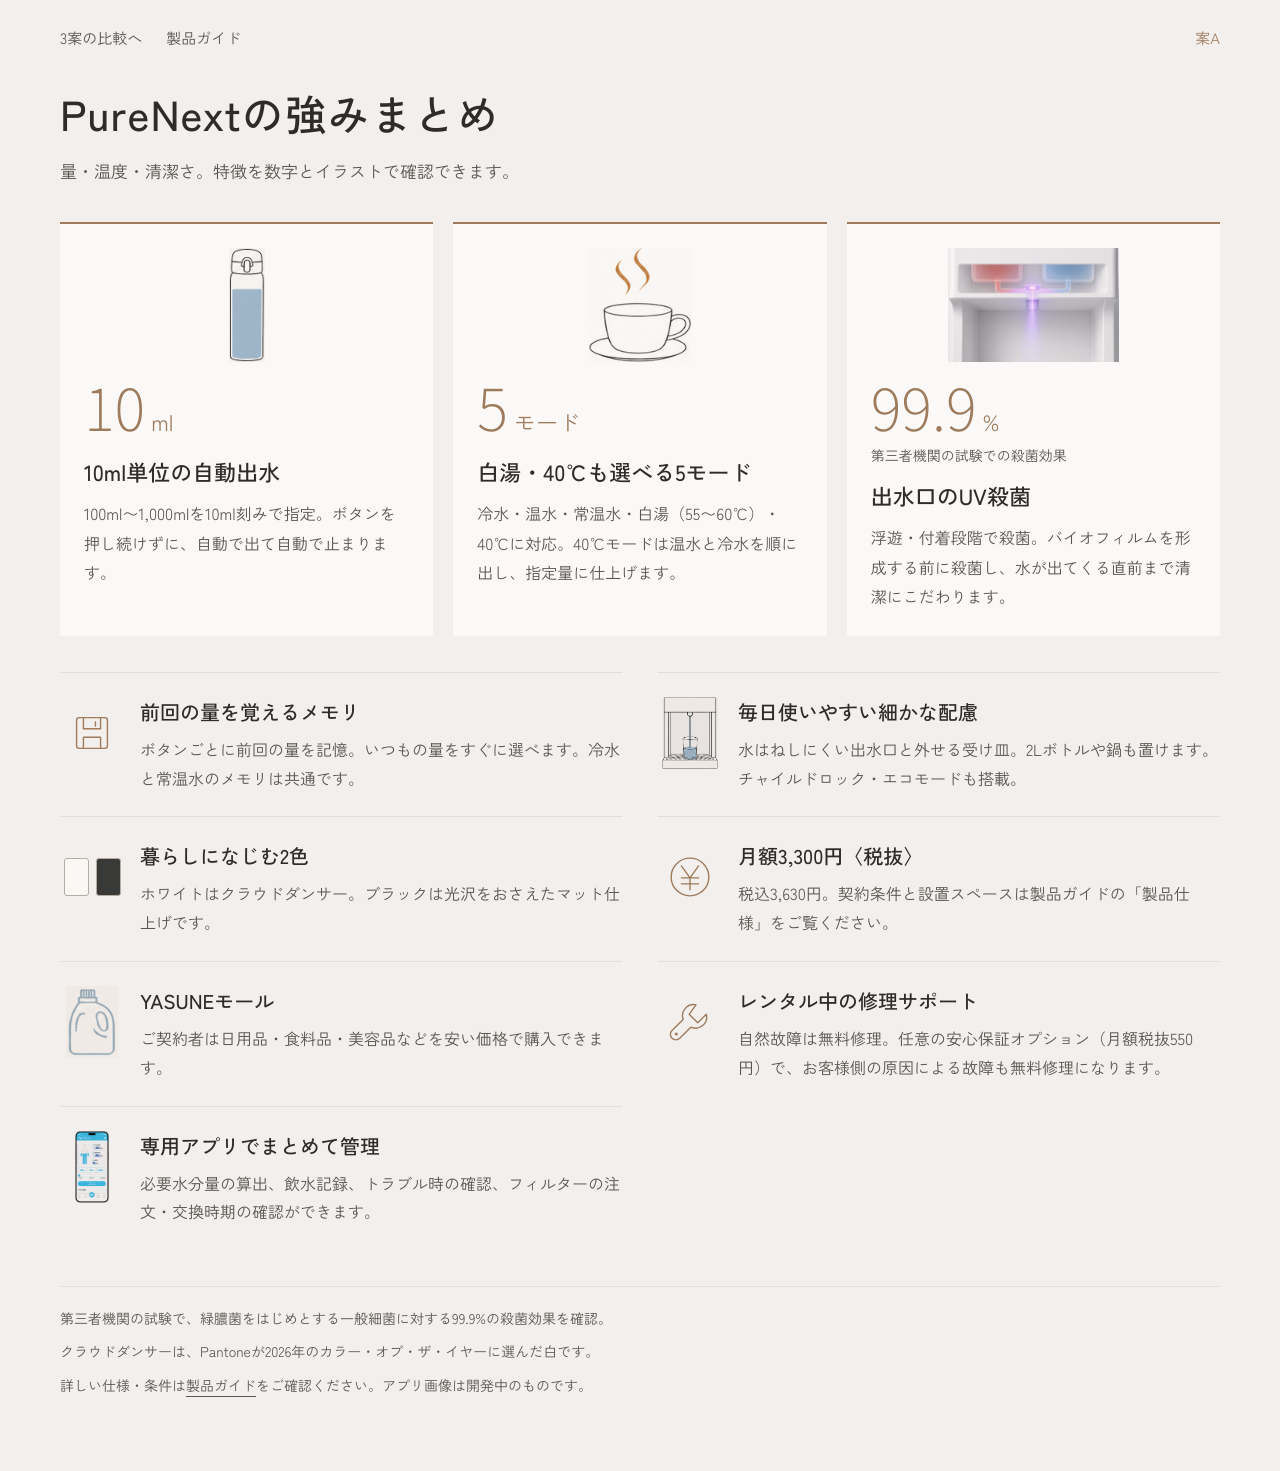
<file: summary-a.html>
<!doctype html><html lang="ja"><head><meta charset="utf-8"><meta name="robots" content="noindex"><meta name="viewport" content="width=device-width,initial-scale=1"><title>PureNext 強みまとめ｜案A</title><link rel="stylesheet" href="css/v2/base_v2.css"><link rel="stylesheet" href="css/v2/summary-options.css?v=20260908-3"></head><body class="summary-page"><main class="summary-shell"><nav aria-label="比較ページ"><a href="summary-options.html">3案の比較へ</a><a href="index.html">製品ガイド</a><span>案A</span></nav><header class="summary-head"><h1>PureNextの<span>強みまとめ</span></h1><p>量・温度・清潔さ。特徴を数字とイラストで確認できます。</p></header><div class="major-grid"><article class="major-card" data-feature="water"><div class="major-visual"><img src="assets/W06_scenes/icon3.png" alt="水筒"></div><div class="metric">10<small>ml</small></div><h2>10ml単位の自動出水</h2><p>100ml〜1,000mlを10ml刻みで指定。ボタンを押し続けずに、自動で出て自動で止まります。</p></article><article class="major-card" data-feature="temp"><div class="major-visual"><img src="assets/W08_temps/mug.png" alt="湯気の立つカップ"></div><div class="metric">5<small>モード</small></div><h2>白湯・40℃も選べる<span class="nowrap">5モード</span></h2><p>冷水・温水・常温水・白湯（<span class="nowrap">55〜60℃</span>）・40℃に対応。40℃モードは温水と冷水を順に出し、指定量に仕上げます。</p></article><article class="major-card" data-feature="uv"><div class="major-visual"><img src="assets/W12_uv_place/uv_render.png" alt="出水口に向けたUV照射の図"></div><div class="metric">99.9<small>%</small></div><span class="metric-label">第三者機関の試験での殺菌効果</span><h2>出水口のUV殺菌</h2><p>浮遊・付着段階で殺菌。バイオフィルムを形成する前に殺菌し、水が出てくる直前まで清潔にこだわります。</p></article></div><div class="support-grid"><article class="feature " data-feature="memory"><div class="feature-visual"><svg class="line-icon" viewBox="0 0 56 56" aria-hidden="true"><rect x="10" y="10" width="36" height="36" rx="3"/><path d="M18 10v13h20V10M18 46V33h20v13M32 15v5"/></svg></div><div><h3>前回の量を覚えるメモリ</h3><p>ボタンごとに前回の量を記憶。いつもの量をすぐに選べます。冷水と常温水のメモリは共通です。</p></div></article><article class="feature " data-feature="care"><div class="feature-visual"><img src="assets/W06_scenes/icon1.png" alt="出水口とグラス"></div><div><h3>毎日使いやすい細かな配慮</h3><p>水はねしにくい出水口と外せる受け皿。2Lボトルや鍋も置けます。チャイルドロック・エコモードも搭載。</p></div></article><article class="feature " data-feature="color"><div class="feature-visual"><span class="swatches"><i></i><i></i></span></div><div><h3>暮らしになじむ2色</h3><p>ホワイトはクラウドダンサー。ブラックは光沢をおさえたマット仕上げです。</p></div></article><article class="feature " data-feature="price"><div class="feature-visual"><svg class="line-icon" viewBox="0 0 56 56" aria-hidden="true"><circle cx="28" cy="28" r="22"/><path d="M18 15l10 14 10-14M28 29v14M18 29h20M18 36h20"/></svg></div><div><h3>月額3,300円〈税抜〉</h3><p>税込3,630円。契約条件と設置スペースは製品ガイドの「製品仕様」をご覧ください。</p></div></article><article class="feature " data-feature="mall"><div class="feature-visual"><img src="assets/W19_yasune/icon_daily.png" alt="日用品の洗剤ボトル"></div><div><h3>YASUNEモール</h3><p>ご契約者は日用品・食料品・美容品などを安い価格で購入できます。</p></div></article><article class="feature " data-feature="repair"><div class="feature-visual"><svg class="line-icon" viewBox="0 0 56 56" aria-hidden="true"><path d="M35 8a13 13 0 0 0-15 17L7 38a6 6 0 0 0 9 9l13-13A13 13 0 0 0 47 19L37 29l-10-10z"/><circle cx="12" cy="42" r="1"/></svg></div><div><h3>レンタル中の修理サポート</h3><p>自然故障は無料修理。任意の安心保証オプション（月額税抜550円）で、お客様側の原因による故障も無料修理になります。</p></div></article><article class="feature " data-feature="app"><div class="feature-visual"><img src="assets/W20_app/phone_l.png" alt="飲水記録アプリ画面（開発中）"></div><div><h3>専用アプリでまとめて管理</h3><p>必要水分量の算出、飲水記録、トラブル時の確認、フィルターの注文・交換時期の確認ができます。</p></div></article></div><footer class="notes"><p>第三者機関の試験で、緑膿菌をはじめとする一般細菌に対する99.9%の殺菌効果を確認。</p><p>クラウドダンサーは、Pantoneが2026年のカラー・オブ・ザ・イヤーに選んだ白です。</p><p>詳しい仕様・条件は<a href="index.html#spec">製品ガイド</a>をご確認ください。アプリ画像は開発中のものです。</p></footer></main></body></html>
</file>
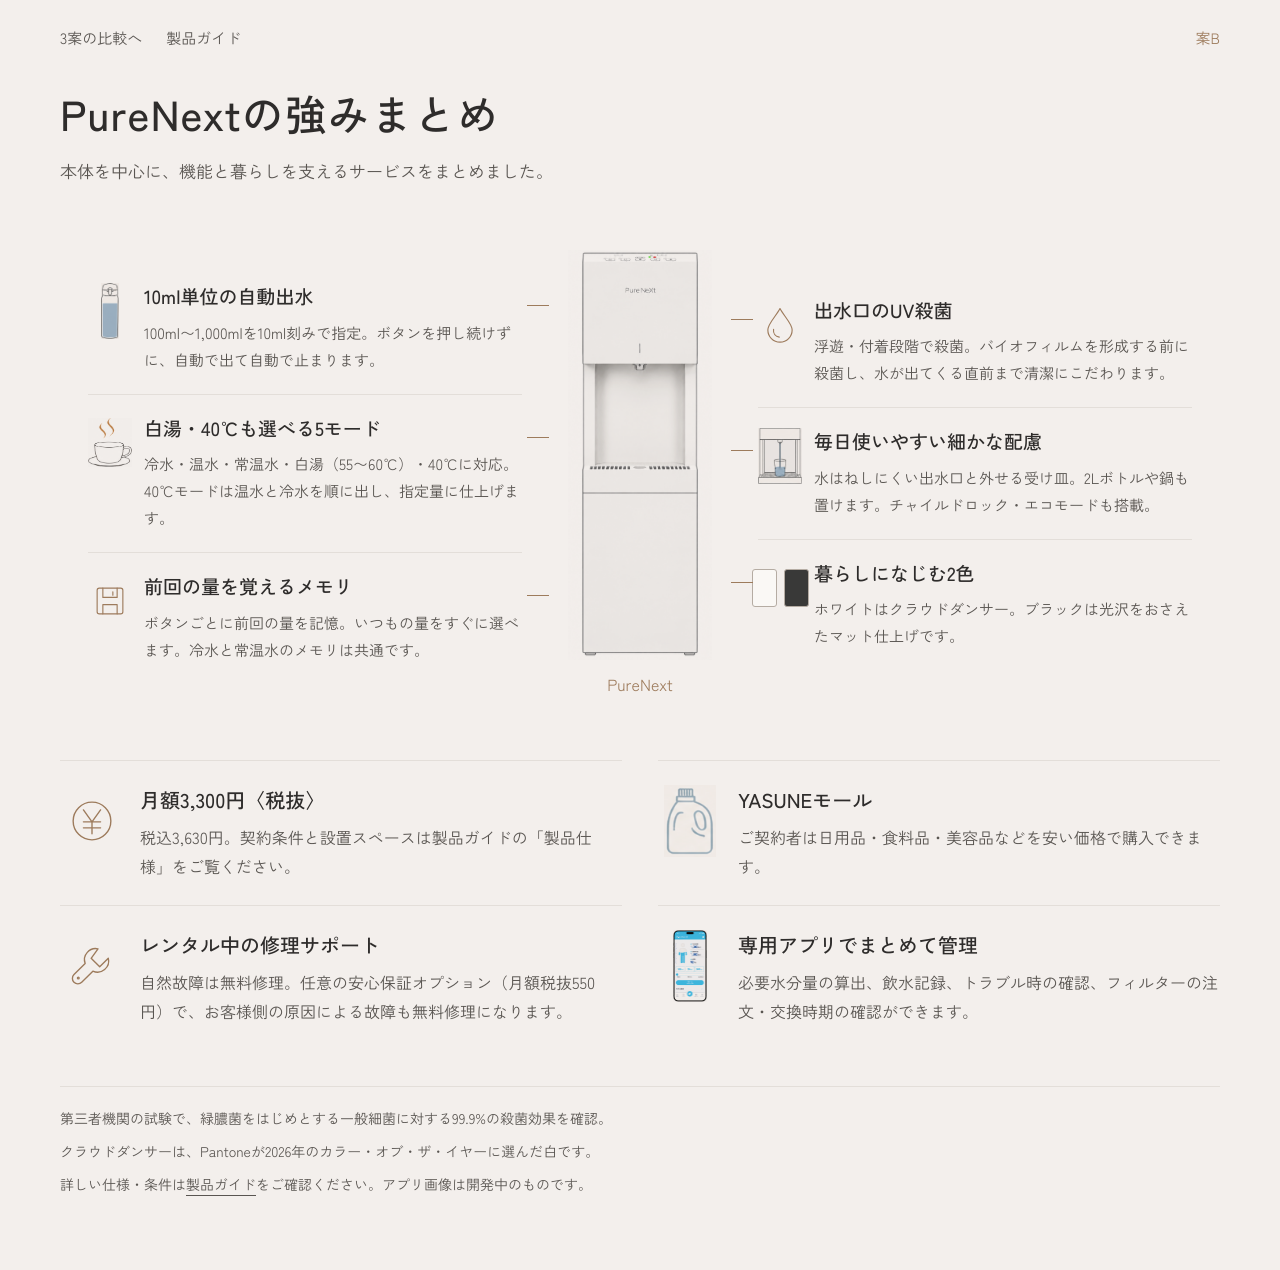
<file: summary-b.html>
<!doctype html><html lang="ja"><head><meta charset="utf-8"><meta name="robots" content="noindex"><meta name="viewport" content="width=device-width,initial-scale=1"><title>PureNext 強みまとめ｜案B</title><link rel="stylesheet" href="css/v2/base_v2.css"><link rel="stylesheet" href="css/v2/summary-options.css?v=20260908-3"></head><body class="summary-page"><main class="summary-shell"><nav aria-label="比較ページ"><a href="summary-options.html">3案の比較へ</a><a href="index.html">製品ガイド</a><span>案B</span></nav><header class="summary-head"><h1>PureNextの<span>強みまとめ</span></h1><p>本体を中心に、機能と暮らしを支えるサービスをまとめました。</p></header><section class="product-map"><div class="map-side map-left"><article class="feature map-point" data-feature="water"><div class="feature-visual"><img src="assets/W06_scenes/icon3.png" alt="水筒"></div><div><h3>10ml単位の自動出水</h3><p>100ml〜1,000mlを10ml刻みで指定。ボタンを押し続けずに、自動で出て自動で止まります。</p></div></article><article class="feature map-point" data-feature="temp"><div class="feature-visual"><img src="assets/W08_temps/mug.png" alt="湯気の立つカップ"></div><div><h3>白湯・40℃も選べる<span class="nowrap">5モード</span></h3><p>冷水・温水・常温水・白湯（<span class="nowrap">55〜60℃</span>）・40℃に対応。40℃モードは温水と冷水を順に出し、指定量に仕上げます。</p></div></article><article class="feature map-point" data-feature="memory"><div class="feature-visual"><svg class="line-icon" viewBox="0 0 56 56" aria-hidden="true"><rect x="10" y="10" width="36" height="36" rx="3"/><path d="M18 10v13h20V10M18 46V33h20v13M32 15v5"/></svg></div><div><h3>前回の量を覚えるメモリ</h3><p>ボタンごとに前回の量を記憶。いつもの量をすぐに選べます。冷水と常温水のメモリは共通です。</p></div></article></div><figure class="map-product"><img src="assets/W04_strengths/body_balanced_dry_20260908.png" alt="受け皿が乾いた状態の細身のPureNextホワイト本体"><figcaption>PureNext</figcaption></figure><div class="map-side map-right"><article class="feature map-point" data-feature="uv"><div class="feature-visual"><svg class="line-icon" viewBox="0 0 56 56" aria-hidden="true"><path d="M28 5C23 15 11 26 11 35a17 17 0 0 0 34 0C45 26 33 15 28 5zM19 34c-1 6 3 10 8 11"/></svg></div><div><h3>出水口のUV殺菌</h3><p>浮遊・付着段階で殺菌。バイオフィルムを形成する前に殺菌し、水が出てくる直前まで清潔にこだわります。</p></div></article><article class="feature map-point" data-feature="care"><div class="feature-visual"><img src="assets/W06_scenes/icon1.png" alt="出水口とグラス"></div><div><h3>毎日使いやすい細かな配慮</h3><p>水はねしにくい出水口と外せる受け皿。2Lボトルや鍋も置けます。チャイルドロック・エコモードも搭載。</p></div></article><article class="feature map-point" data-feature="color"><div class="feature-visual"><span class="swatches"><i></i><i></i></span></div><div><h3>暮らしになじむ2色</h3><p>ホワイトはクラウドダンサー。ブラックは光沢をおさえたマット仕上げです。</p></div></article></div></section><div class="service-band"><article class="feature " data-feature="price"><div class="feature-visual"><svg class="line-icon" viewBox="0 0 56 56" aria-hidden="true"><circle cx="28" cy="28" r="22"/><path d="M18 15l10 14 10-14M28 29v14M18 29h20M18 36h20"/></svg></div><div><h3>月額3,300円〈税抜〉</h3><p>税込3,630円。契約条件と設置スペースは製品ガイドの「製品仕様」をご覧ください。</p></div></article><article class="feature " data-feature="mall"><div class="feature-visual"><img src="assets/W19_yasune/icon_daily.png" alt="日用品の洗剤ボトル"></div><div><h3>YASUNEモール</h3><p>ご契約者は日用品・食料品・美容品などを安い価格で購入できます。</p></div></article><article class="feature " data-feature="repair"><div class="feature-visual"><svg class="line-icon" viewBox="0 0 56 56" aria-hidden="true"><path d="M35 8a13 13 0 0 0-15 17L7 38a6 6 0 0 0 9 9l13-13A13 13 0 0 0 47 19L37 29l-10-10z"/><circle cx="12" cy="42" r="1"/></svg></div><div><h3>レンタル中の修理サポート</h3><p>自然故障は無料修理。任意の安心保証オプション（月額税抜550円）で、お客様側の原因による故障も無料修理になります。</p></div></article><article class="feature " data-feature="app"><div class="feature-visual"><img src="assets/W20_app/phone_l.png" alt="飲水記録アプリ画面（開発中）"></div><div><h3>専用アプリでまとめて管理</h3><p>必要水分量の算出、飲水記録、トラブル時の確認、フィルターの注文・交換時期の確認ができます。</p></div></article></div><footer class="notes"><p>第三者機関の試験で、緑膿菌をはじめとする一般細菌に対する99.9%の殺菌効果を確認。</p><p>クラウドダンサーは、Pantoneが2026年のカラー・オブ・ザ・イヤーに選んだ白です。</p><p>詳しい仕様・条件は<a href="index.html#spec">製品ガイド</a>をご確認ください。アプリ画像は開発中のものです。</p></footer></main></body></html>
</file>
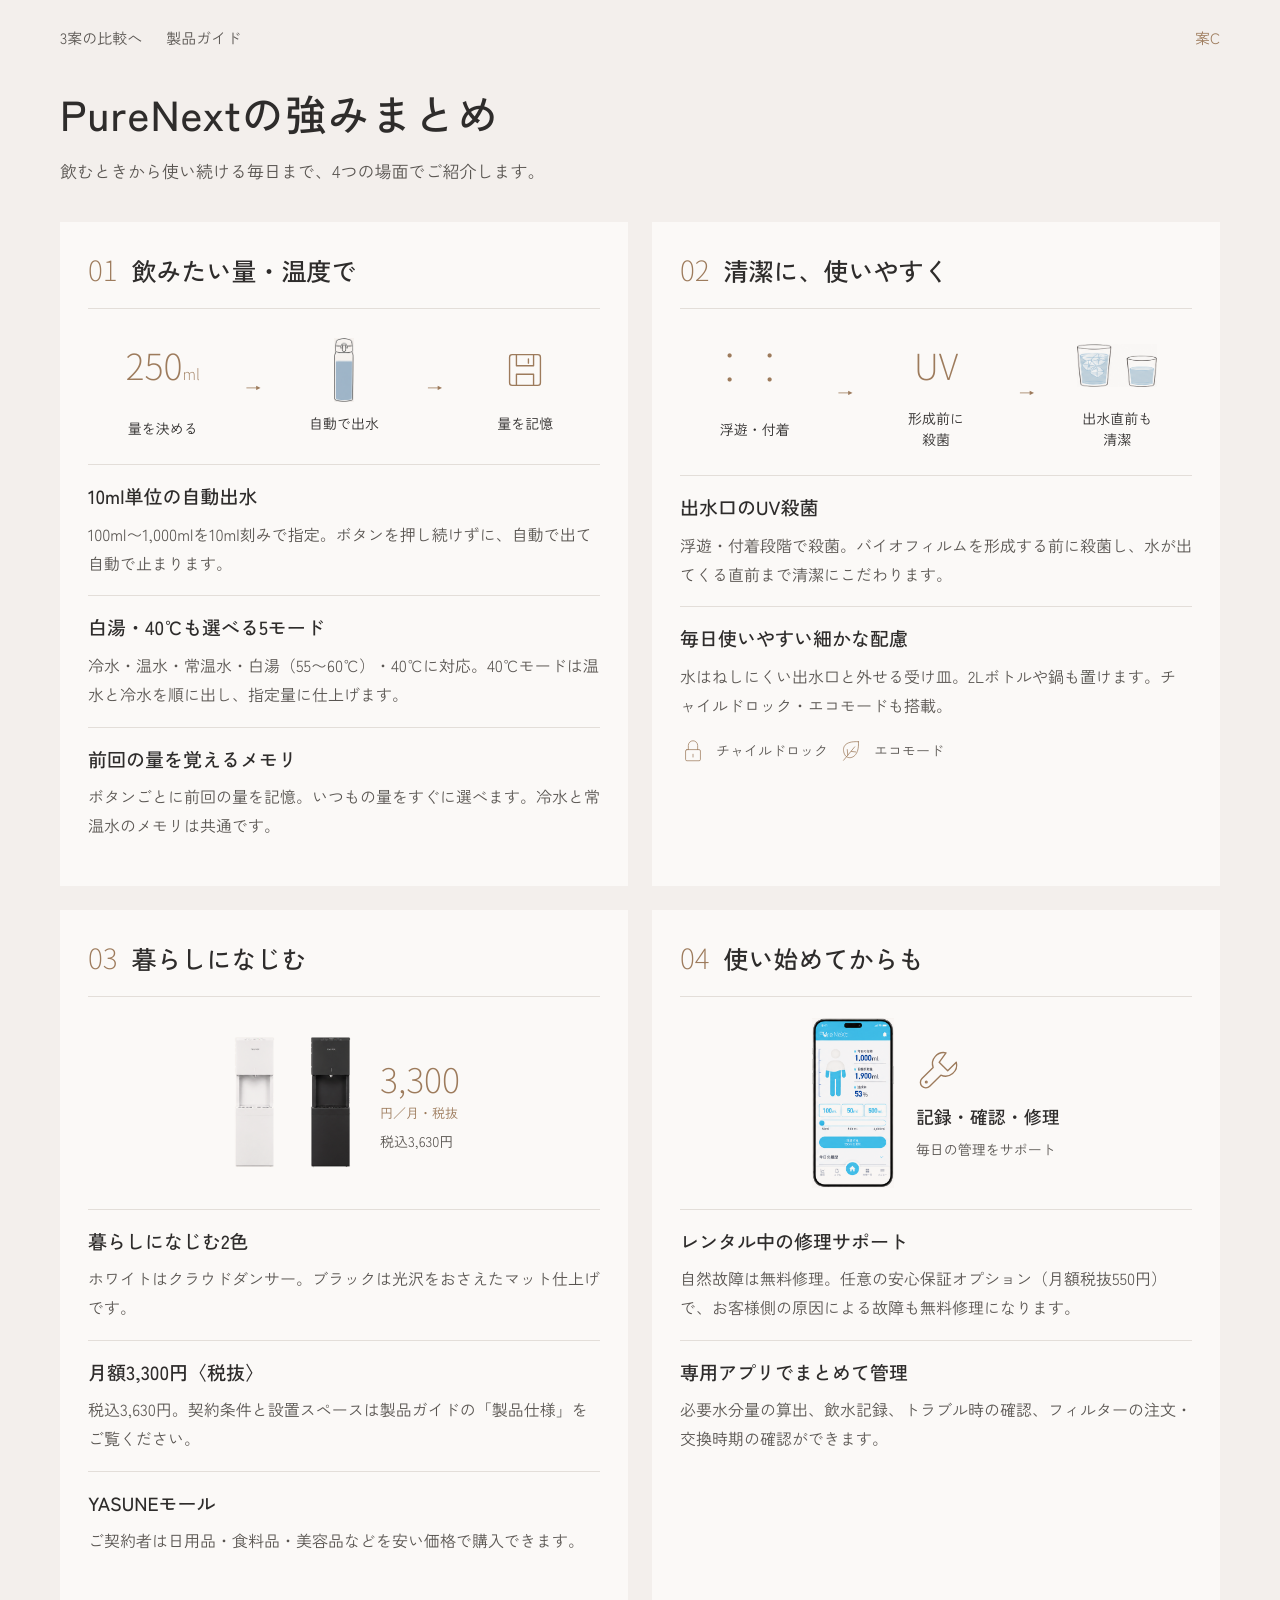
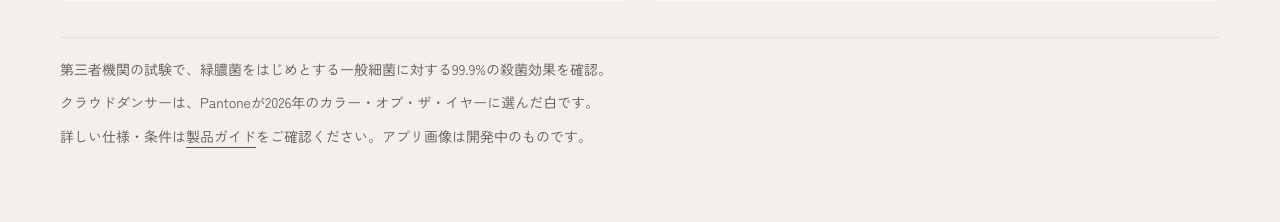
<file: summary-c.html>
<!doctype html><html lang="ja"><head><meta charset="utf-8"><meta name="robots" content="noindex"><meta name="viewport" content="width=device-width,initial-scale=1"><title>PureNext 強みまとめ｜案C</title><link rel="stylesheet" href="css/v2/base_v2.css"><link rel="stylesheet" href="css/v2/summary-options.css?v=20260908-3"></head><body class="summary-page"><main class="summary-shell"><nav aria-label="比較ページ"><a href="summary-options.html">3案の比較へ</a><a href="index.html">製品ガイド</a><span>案C</span></nav><header class="summary-head"><h1>PureNextの<span>強みまとめ</span></h1><p>飲むときから使い続ける毎日まで、4つの場面でご紹介します。</p></header><div class="scene-grid"><section class="scene"><header><span>01</span><h2>飲みたい量・温度で</h2></header><div class="steps"><div class="step"><b>250<small>ml</small></b><span>量を決める</span></div><span class="arrow">→</span><div class="step"><img src="assets/W06_scenes/icon3.png" alt="水筒"><span>自動で出水</span></div><span class="arrow">→</span><div class="step"><svg class="line-icon" viewBox="0 0 56 56" aria-hidden="true"><rect x="10" y="10" width="36" height="36" rx="3"/><path d="M18 10v13h20V10M18 46V33h20v13M32 15v5"/></svg><span>量を記憶</span></div></div><div class="scene-copy"><article class="feature " data-feature="water"><div class="feature-visual"><img src="assets/W06_scenes/icon3.png" alt="水筒"></div><div><h3>10ml単位の自動出水</h3><p>100ml〜1,000mlを10ml刻みで指定。ボタンを押し続けずに、自動で出て自動で止まります。</p></div></article><article class="feature " data-feature="temp"><div class="feature-visual"><img src="assets/W08_temps/mug.png" alt="湯気の立つカップ"></div><div><h3>白湯・40℃も選べる<span class="nowrap">5モード</span></h3><p>冷水・温水・常温水・白湯（<span class="nowrap">55〜60℃</span>）・40℃に対応。40℃モードは温水と冷水を順に出し、指定量に仕上げます。</p></div></article><article class="feature " data-feature="memory"><div class="feature-visual"><svg class="line-icon" viewBox="0 0 56 56" aria-hidden="true"><rect x="10" y="10" width="36" height="36" rx="3"/><path d="M18 10v13h20V10M18 46V33h20v13M32 15v5"/></svg></div><div><h3>前回の量を覚えるメモリ</h3><p>ボタンごとに前回の量を記憶。いつもの量をすぐに選べます。冷水と常温水のメモリは共通です。</p></div></article></div></section><section class="scene"><header><span>02</span><h2>清潔に、使いやすく</h2></header><div class="steps"><div class="step"><span class="germs">· ·<br> · ·</span><span>浮遊・付着</span></div><span class="arrow">→</span><div class="step"><b>UV</b><span>形成前に<br>殺菌</span></div><span class="arrow">→</span><div class="step"><img src="assets/W08_temps/glasses.png" alt="水の入ったグラス"><span>出水直前も<br>清潔</span></div></div><div class="scene-copy"><article class="feature " data-feature="uv"><div class="feature-visual"><svg class="line-icon" viewBox="0 0 56 56" aria-hidden="true"><path d="M28 5C23 15 11 26 11 35a17 17 0 0 0 34 0C45 26 33 15 28 5zM19 34c-1 6 3 10 8 11"/></svg></div><div><h3>出水口のUV殺菌</h3><p>浮遊・付着段階で殺菌。バイオフィルムを形成する前に殺菌し、水が出てくる直前まで清潔にこだわります。</p></div></article><article class="feature " data-feature="care"><div class="feature-visual"><img src="assets/W06_scenes/icon1.png" alt="出水口とグラス"></div><div><h3>毎日使いやすい細かな配慮</h3><p>水はねしにくい出水口と外せる受け皿。2Lボトルや鍋も置けます。チャイルドロック・エコモードも搭載。</p></div></article></div><div class="mini-benefits"><svg class="line-icon" viewBox="0 0 56 56" aria-hidden="true"><rect x="12" y="25" width="32" height="24" rx="3"/><path d="M18 25V16a10 10 0 0 1 20 0v9M28 35v6"/></svg><span>チャイルドロック</span><svg class="line-icon" viewBox="0 0 56 56" aria-hidden="true"><path d="M44 8C13 6 8 21 14 35s33 10 30-27zM12 48l24-29M21 37l-1-12M29 29l9 1"/></svg><span>エコモード</span></div></section><section class="scene"><header><span>03</span><h2>暮らしになじむ</h2></header><div class="lifestyle-visual"><img src="assets/W16_color/unit_white_t.png" alt="ホワイト本体"><img src="assets/W16_color/unit_black_t.png" alt="ブラック本体"><div><b>3,300<small>円／月・税抜</small></b><span>税込3,630円</span></div></div><div class="scene-copy"><article class="feature " data-feature="color"><div class="feature-visual"><span class="swatches"><i></i><i></i></span></div><div><h3>暮らしになじむ2色</h3><p>ホワイトはクラウドダンサー。ブラックは光沢をおさえたマット仕上げです。</p></div></article><article class="feature " data-feature="price"><div class="feature-visual"><svg class="line-icon" viewBox="0 0 56 56" aria-hidden="true"><circle cx="28" cy="28" r="22"/><path d="M18 15l10 14 10-14M28 29v14M18 29h20M18 36h20"/></svg></div><div><h3>月額3,300円〈税抜〉</h3><p>税込3,630円。契約条件と設置スペースは製品ガイドの「製品仕様」をご覧ください。</p></div></article><article class="feature " data-feature="mall"><div class="feature-visual"><img src="assets/W19_yasune/icon_daily.png" alt="日用品の洗剤ボトル"></div><div><h3>YASUNEモール</h3><p>ご契約者は日用品・食料品・美容品などを安い価格で購入できます。</p></div></article></div></section><section class="scene"><header><span>04</span><h2>使い始めてからも</h2></header><div class="after-visual"><img src="assets/W20_app/phone_l.png" alt="飲水記録アプリ画面（開発中）"><div><svg class="line-icon" viewBox="0 0 56 56" aria-hidden="true"><path d="M35 8a13 13 0 0 0-15 17L7 38a6 6 0 0 0 9 9l13-13A13 13 0 0 0 47 19L37 29l-10-10z"/><circle cx="12" cy="42" r="1"/></svg><b>記録・確認・修理</b><span>毎日の管理をサポート</span></div></div><div class="scene-copy"><article class="feature " data-feature="repair"><div class="feature-visual"><svg class="line-icon" viewBox="0 0 56 56" aria-hidden="true"><path d="M35 8a13 13 0 0 0-15 17L7 38a6 6 0 0 0 9 9l13-13A13 13 0 0 0 47 19L37 29l-10-10z"/><circle cx="12" cy="42" r="1"/></svg></div><div><h3>レンタル中の修理サポート</h3><p>自然故障は無料修理。任意の安心保証オプション（月額税抜550円）で、お客様側の原因による故障も無料修理になります。</p></div></article><article class="feature " data-feature="app"><div class="feature-visual"><img src="assets/W20_app/phone_l.png" alt="飲水記録アプリ画面（開発中）"></div><div><h3>専用アプリでまとめて管理</h3><p>必要水分量の算出、飲水記録、トラブル時の確認、フィルターの注文・交換時期の確認ができます。</p></div></article></div></section></div><footer class="notes"><p>第三者機関の試験で、緑膿菌をはじめとする一般細菌に対する99.9%の殺菌効果を確認。</p><p>クラウドダンサーは、Pantoneが2026年のカラー・オブ・ザ・イヤーに選んだ白です。</p><p>詳しい仕様・条件は<a href="index.html#spec">製品ガイド</a>をご確認ください。アプリ画像は開発中のものです。</p></footer></main></body></html>
</file>
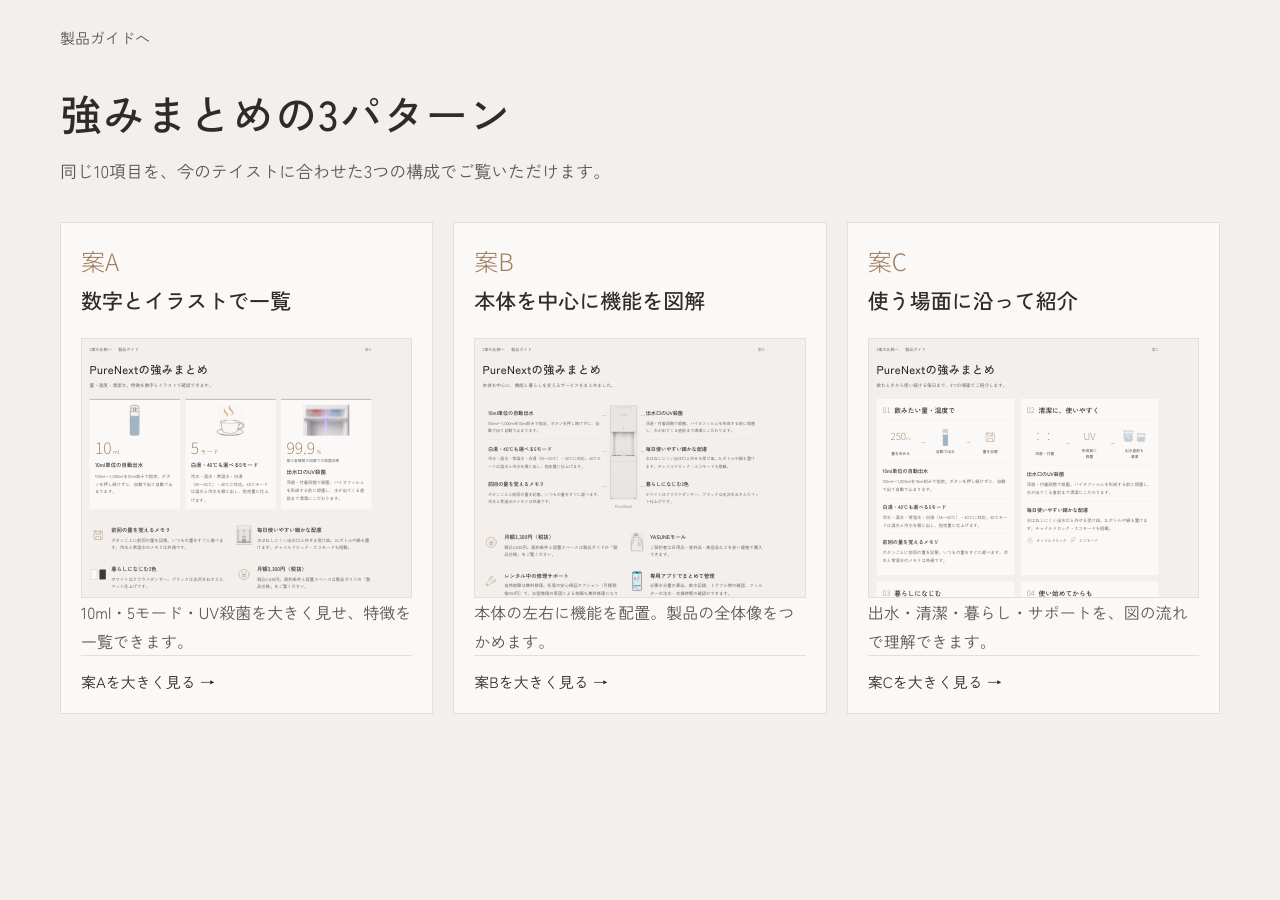
<file: summary-options.html>
<!doctype html><html lang="ja"><head><meta charset="utf-8"><meta name="robots" content="noindex"><meta name="viewport" content="width=device-width,initial-scale=1"><title>PureNext 強みまとめ｜3案比較</title><link rel="stylesheet" href="css/v2/base_v2.css"><link rel="stylesheet" href="css/v2/summary-options.css?v=20260908-3"></head><body class="summary-page"><main class="summary-shell"><nav><a href="index.html">製品ガイドへ</a></nav><header class="summary-head"><h1>強みまとめの3パターン</h1><p>同じ10項目を、今のテイストに合わせた3つの構成でご覧いただけます。</p></header><div class="options-grid"><a class="option" href="summary-a.html"><div class="option-title"><b>案A</b><h2>数字とイラストで一覧</h2></div><div class="mini-preview"><iframe src="summary-a.html" title="案Aの縮小プレビュー" tabindex="-1" loading="lazy" aria-hidden="true"></iframe></div><p>10ml・5モード・UV殺菌を大きく見せ、特徴を一覧できます。</p><span class="open-option">案Aを大きく見る →</span></a><a class="option" href="summary-b.html"><div class="option-title"><b>案B</b><h2>本体を中心に機能を図解</h2></div><div class="mini-preview"><iframe src="summary-b.html" title="案Bの縮小プレビュー" tabindex="-1" loading="lazy" aria-hidden="true"></iframe></div><p>本体の左右に機能を配置。製品の全体像をつかめます。</p><span class="open-option">案Bを大きく見る →</span></a><a class="option" href="summary-c.html"><div class="option-title"><b>案C</b><h2>使う場面に沿って紹介</h2></div><div class="mini-preview"><iframe src="summary-c.html" title="案Cの縮小プレビュー" tabindex="-1" loading="lazy" aria-hidden="true"></iframe></div><p>出水・清潔・暮らし・サポートを、図の流れで理解できます。</p><span class="open-option">案Cを大きく見る →</span></a></div></main></body></html>
</file>
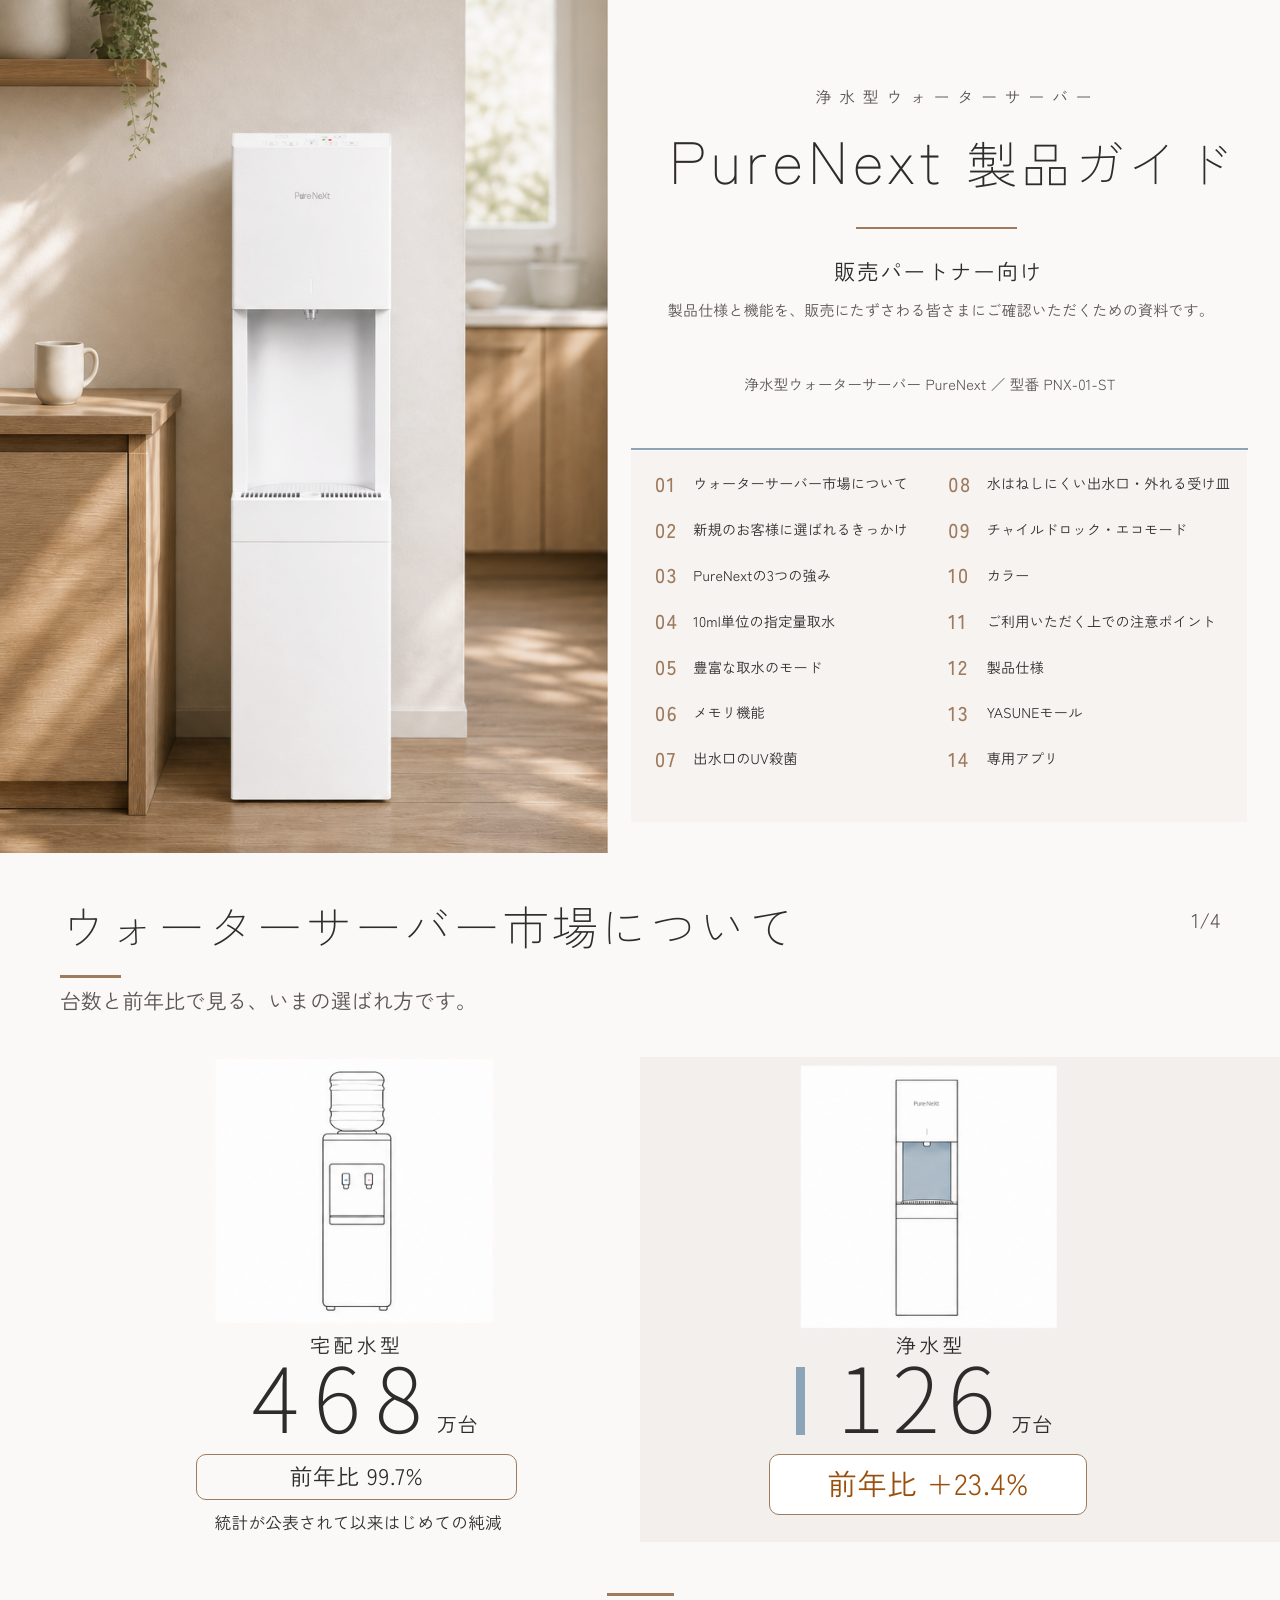
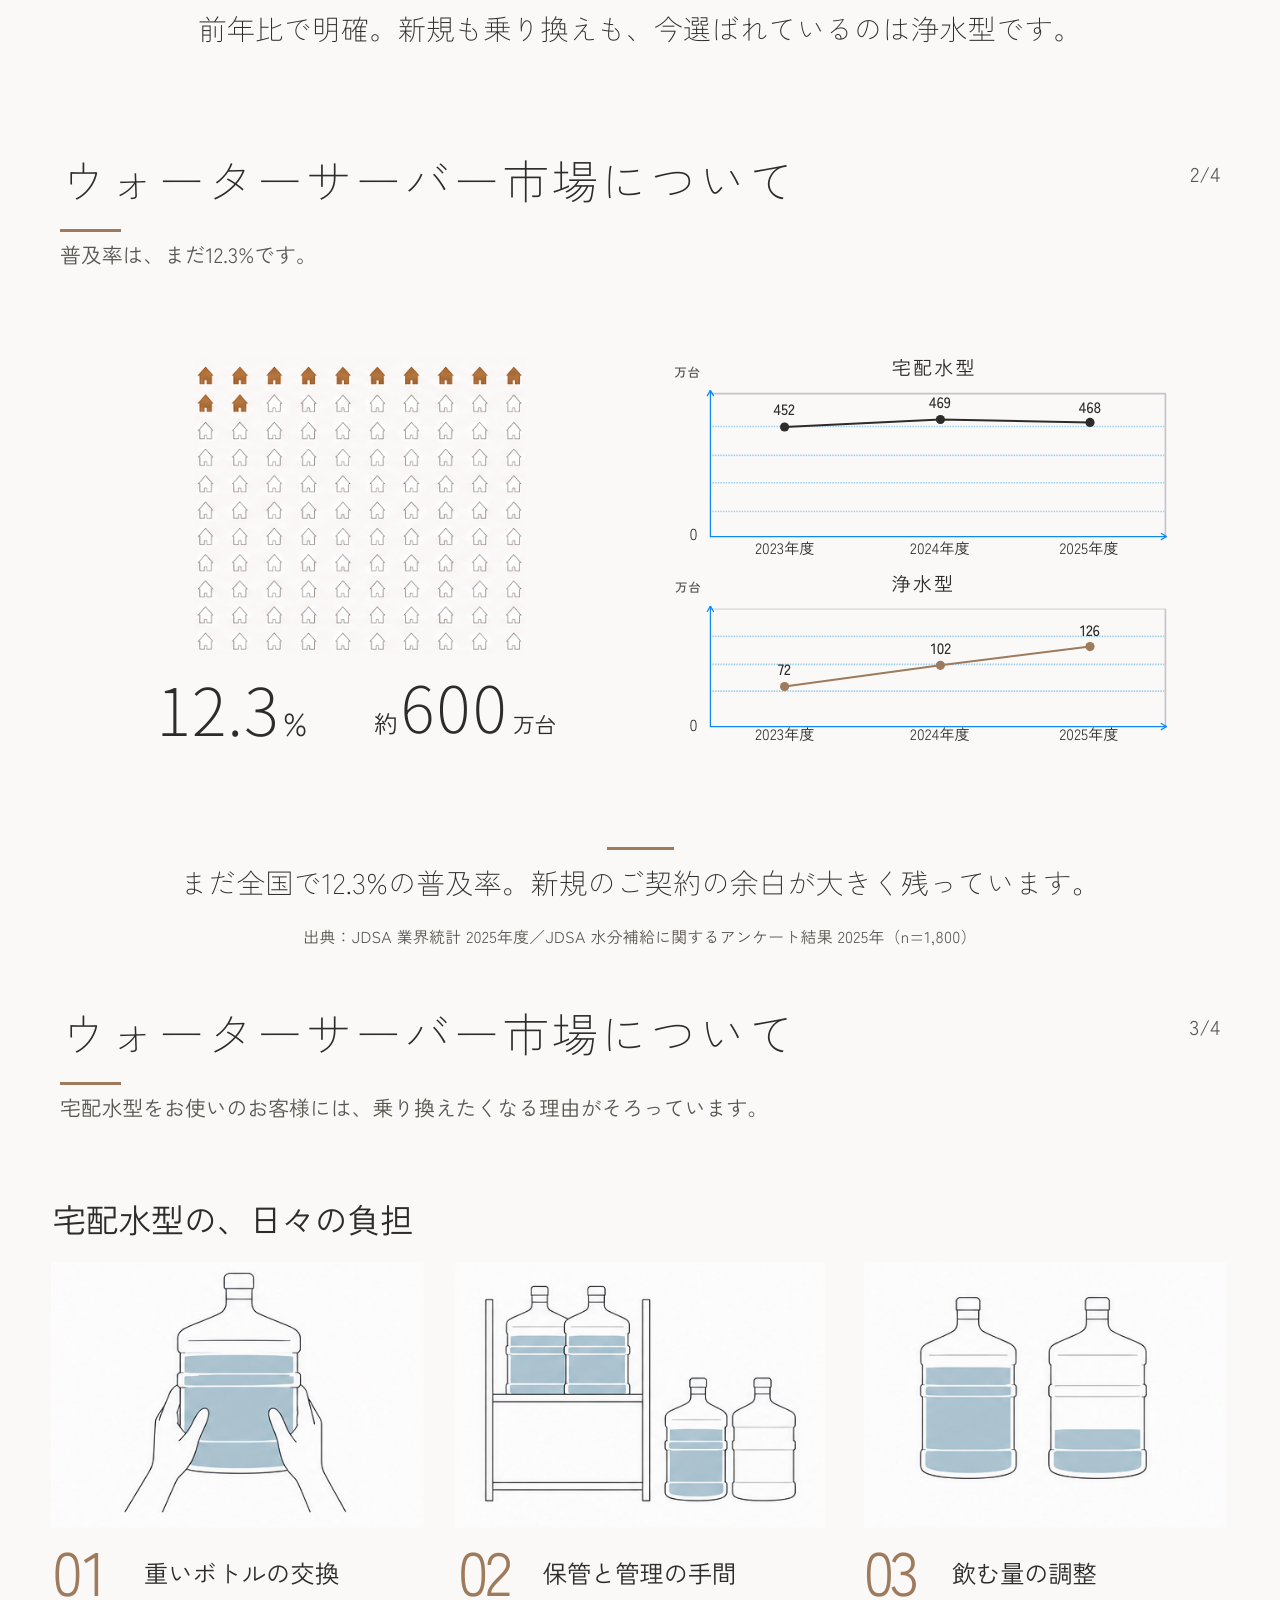
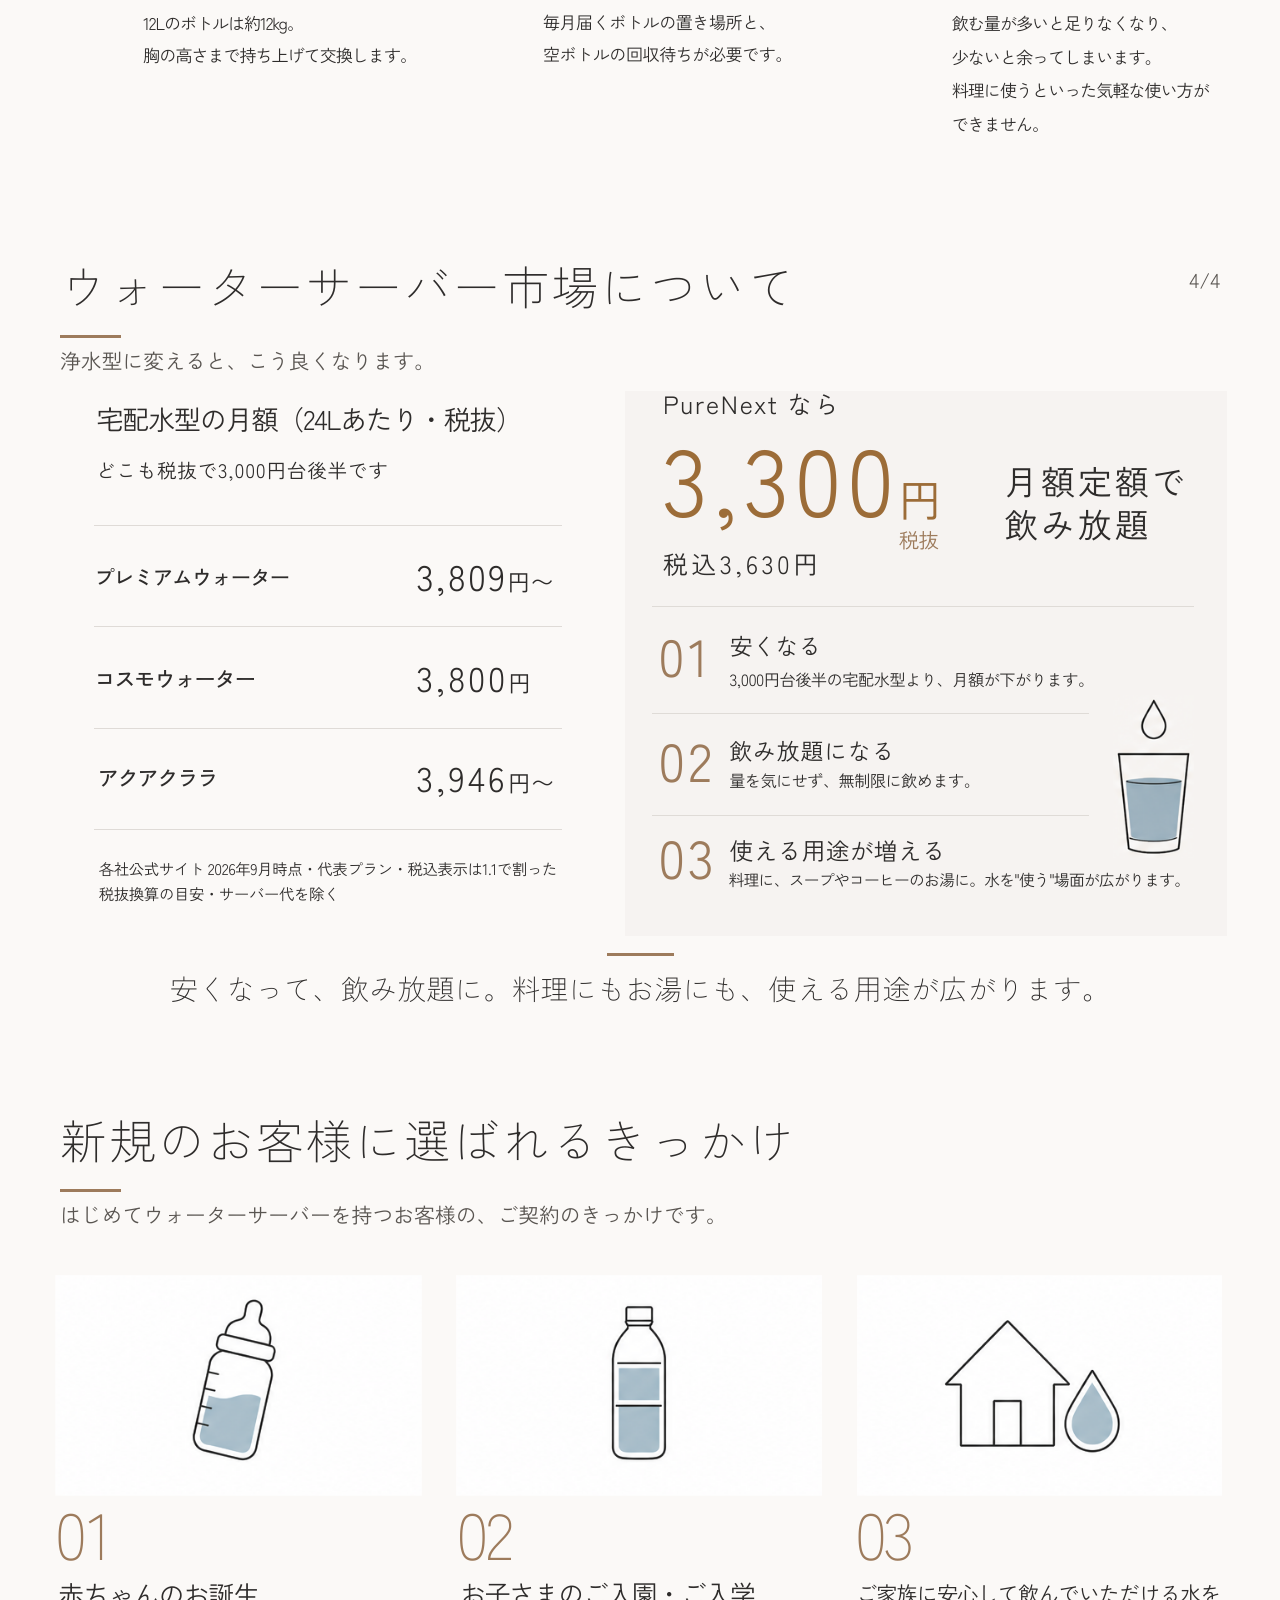
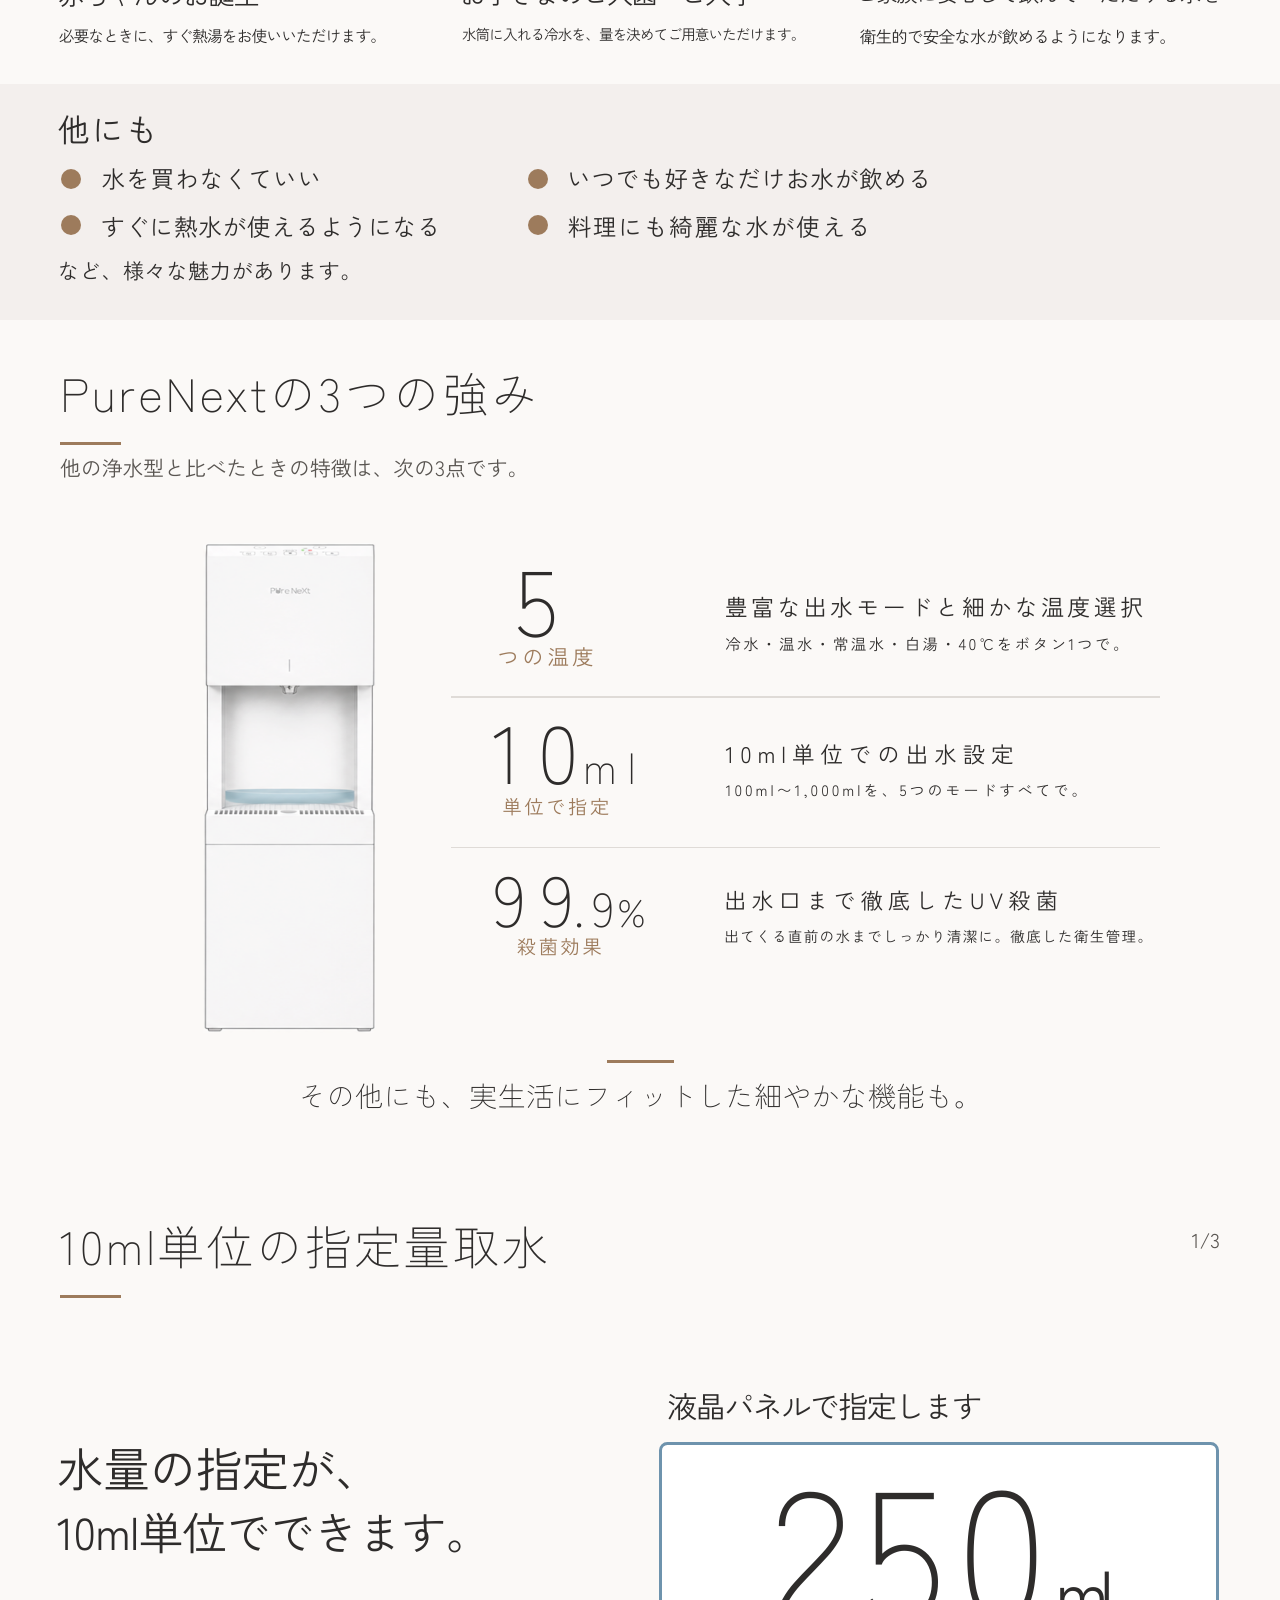
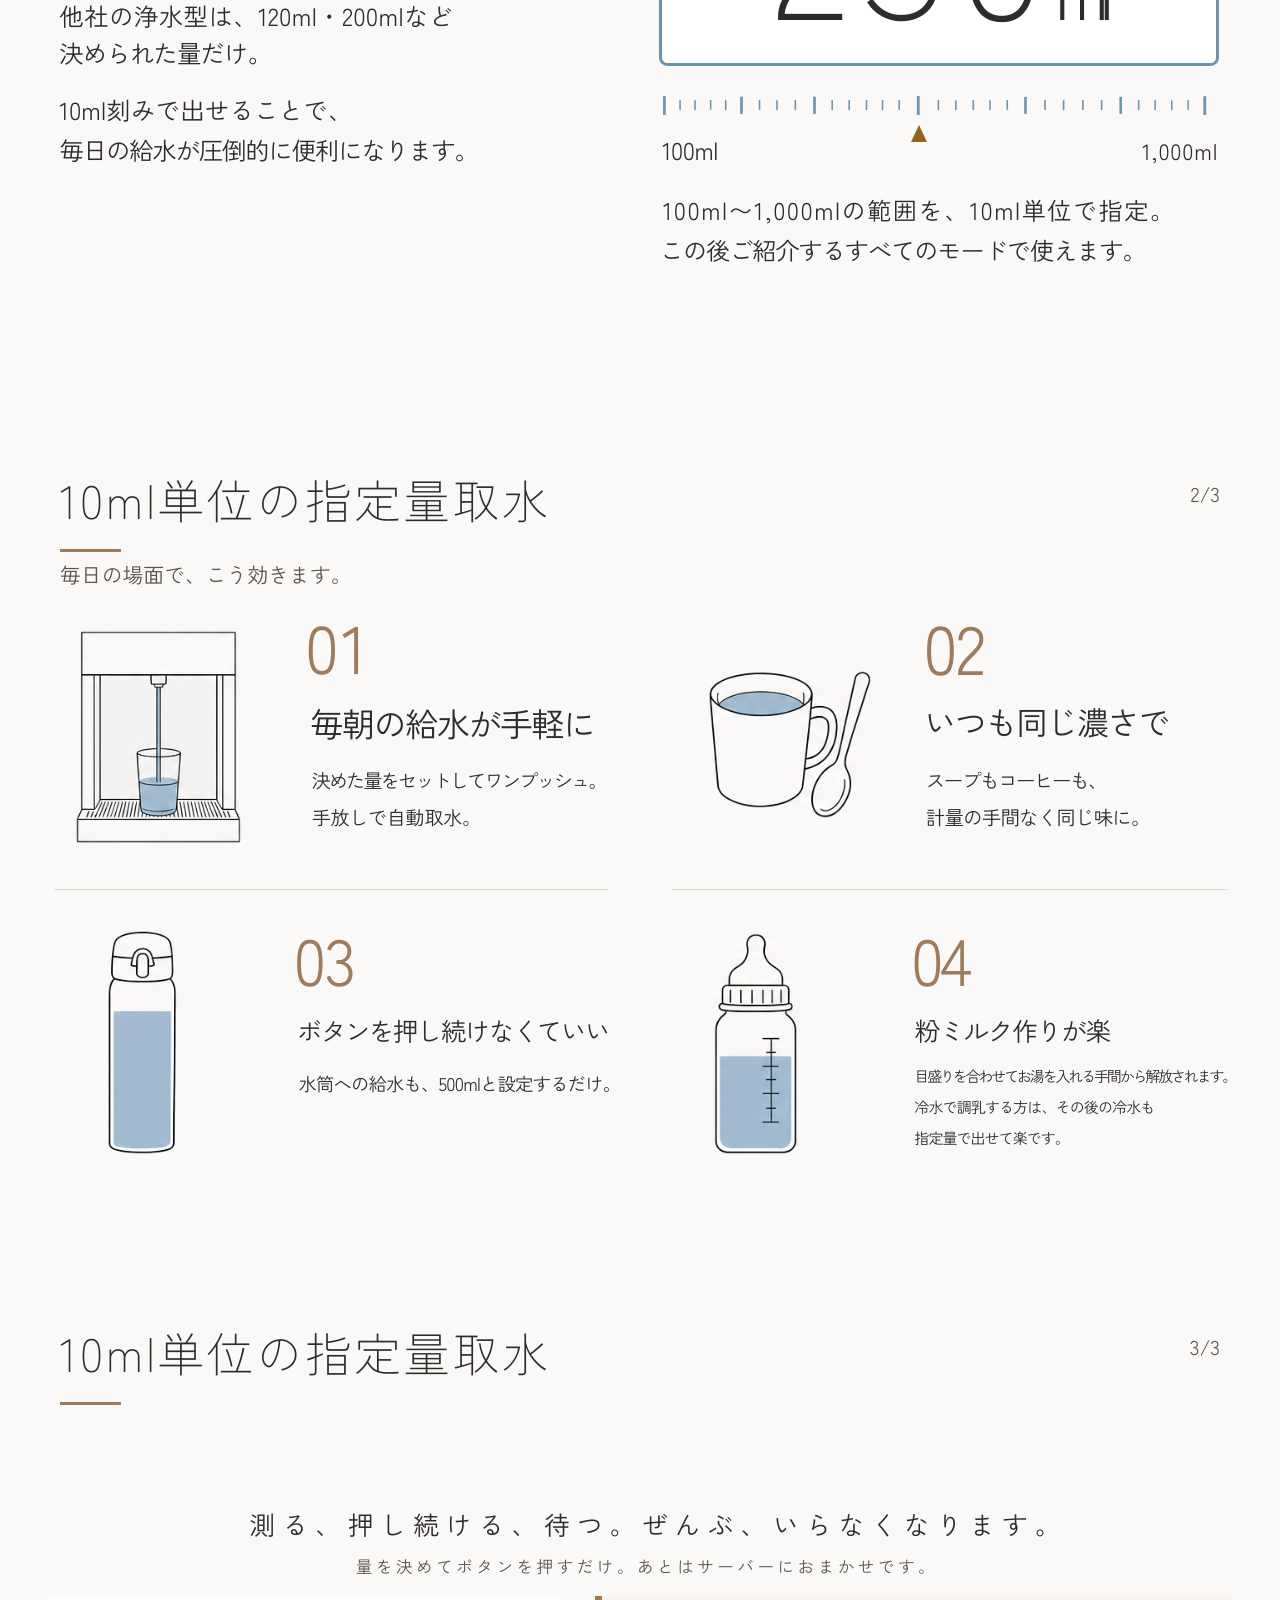
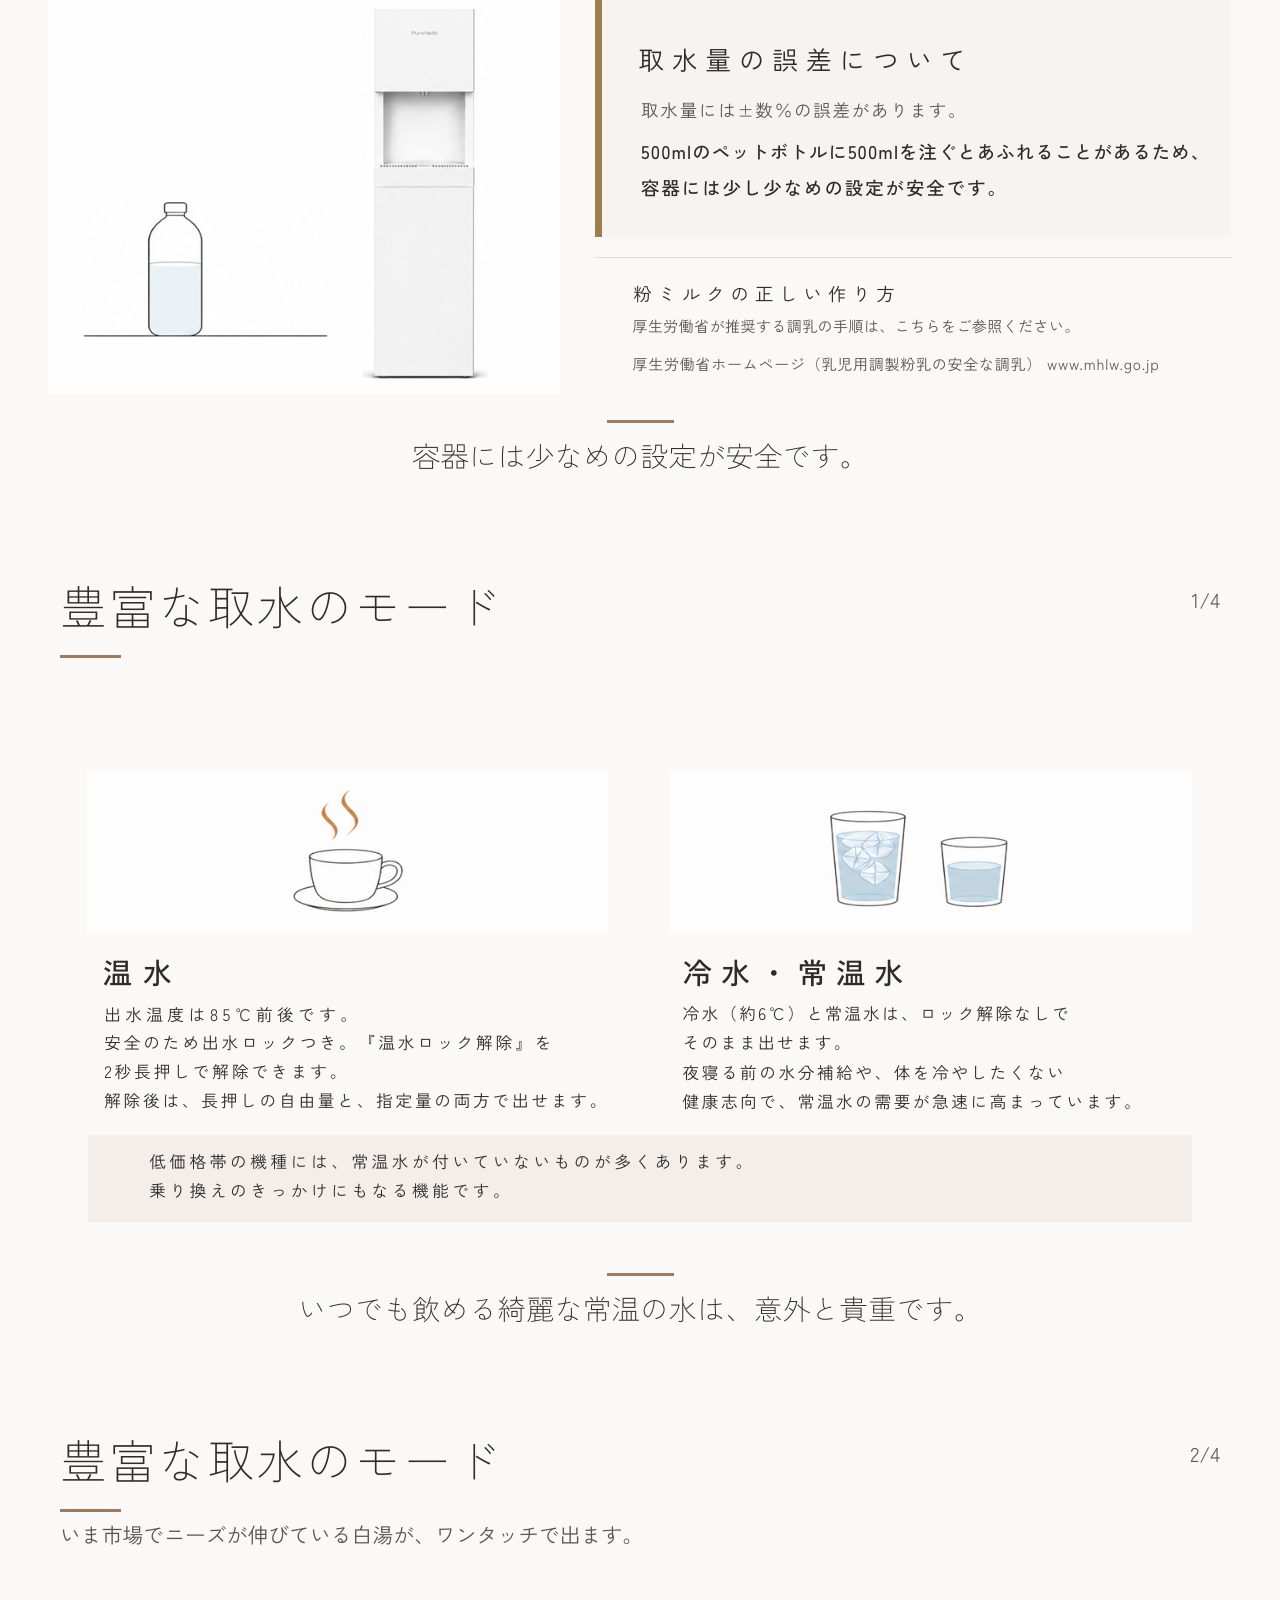
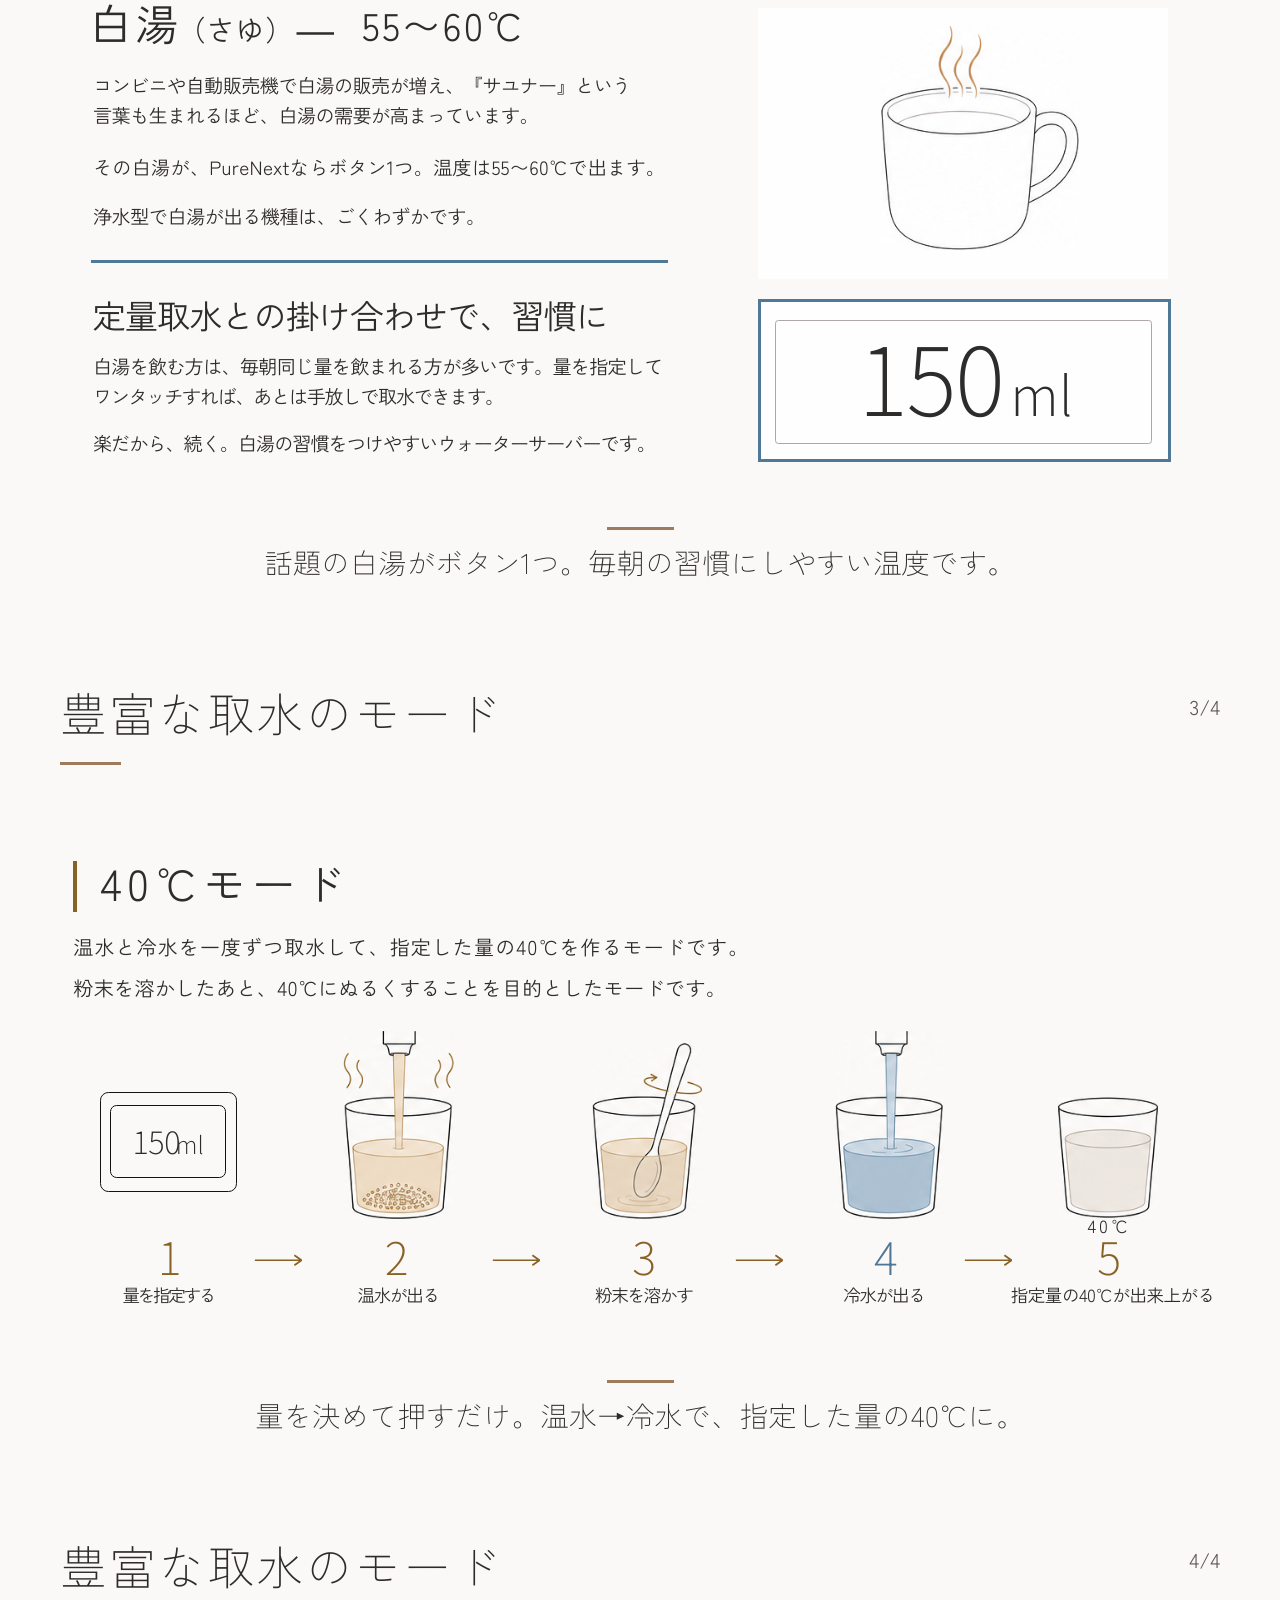
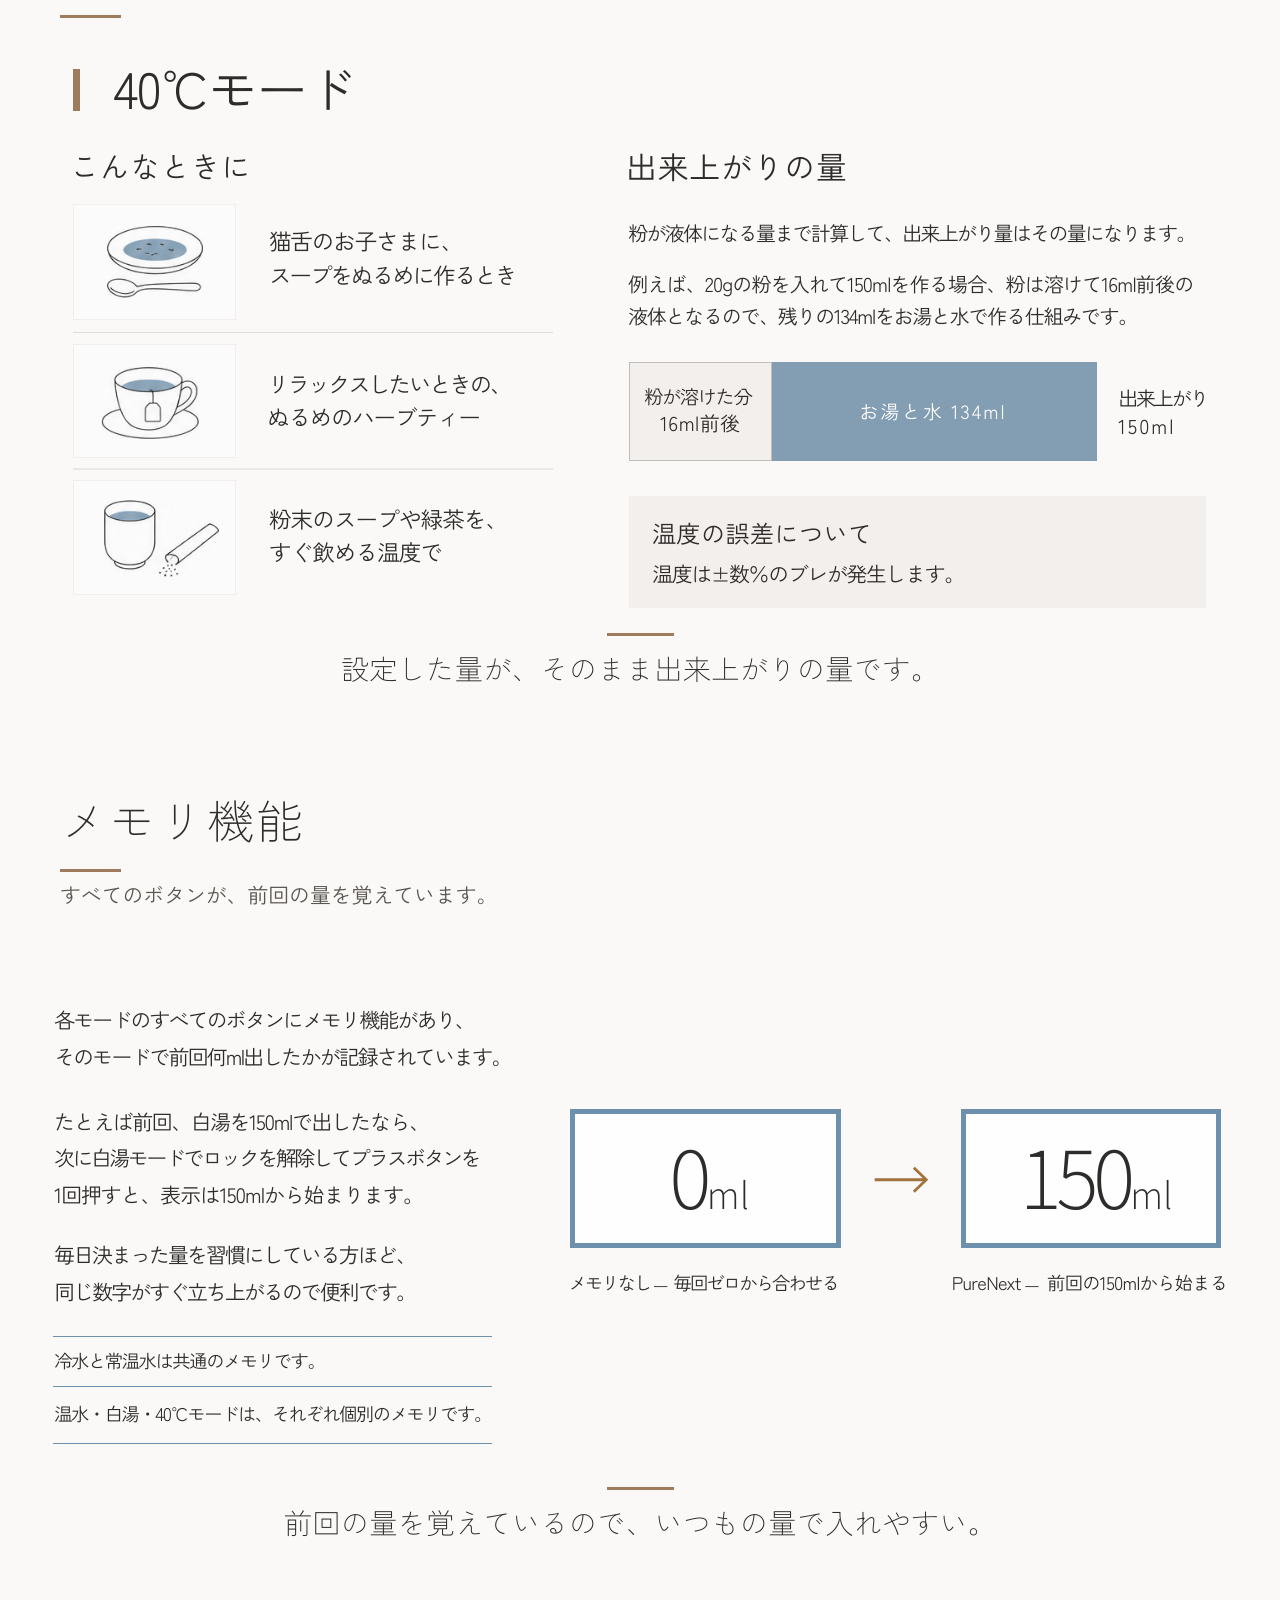
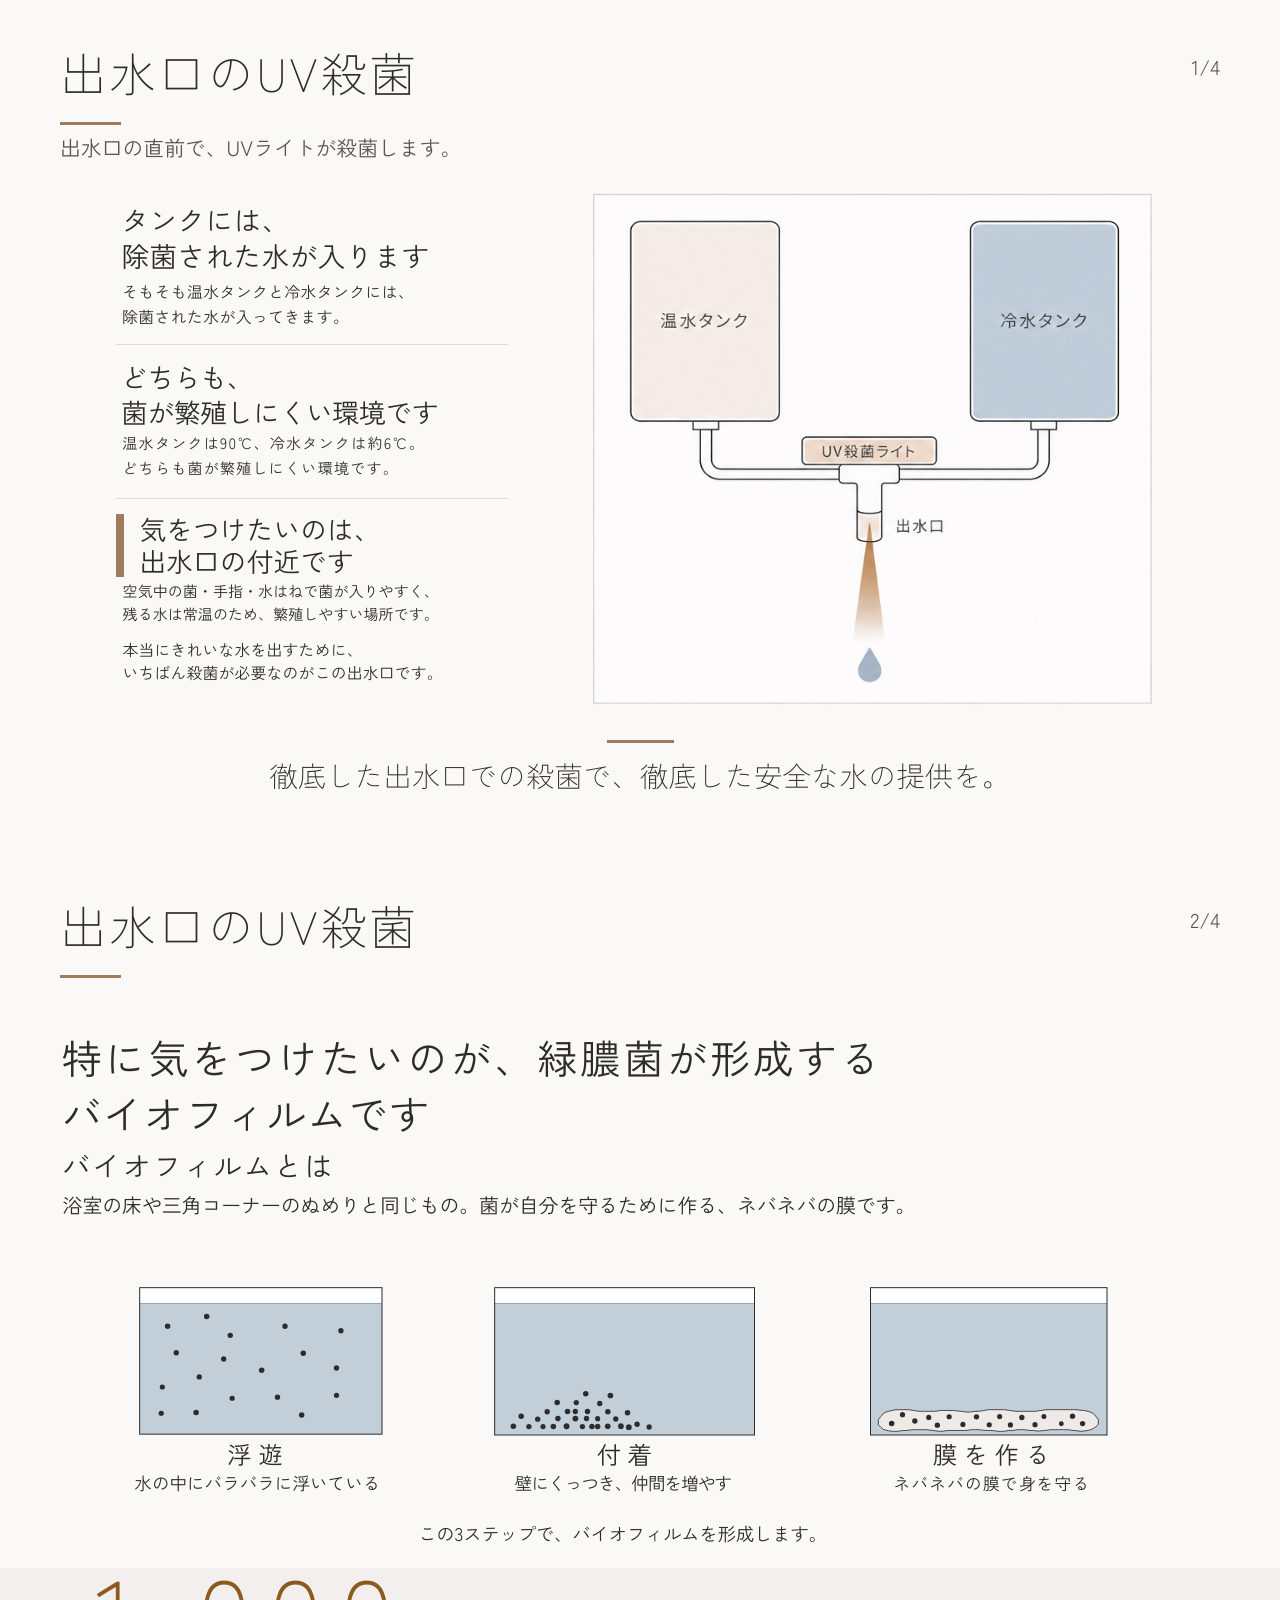
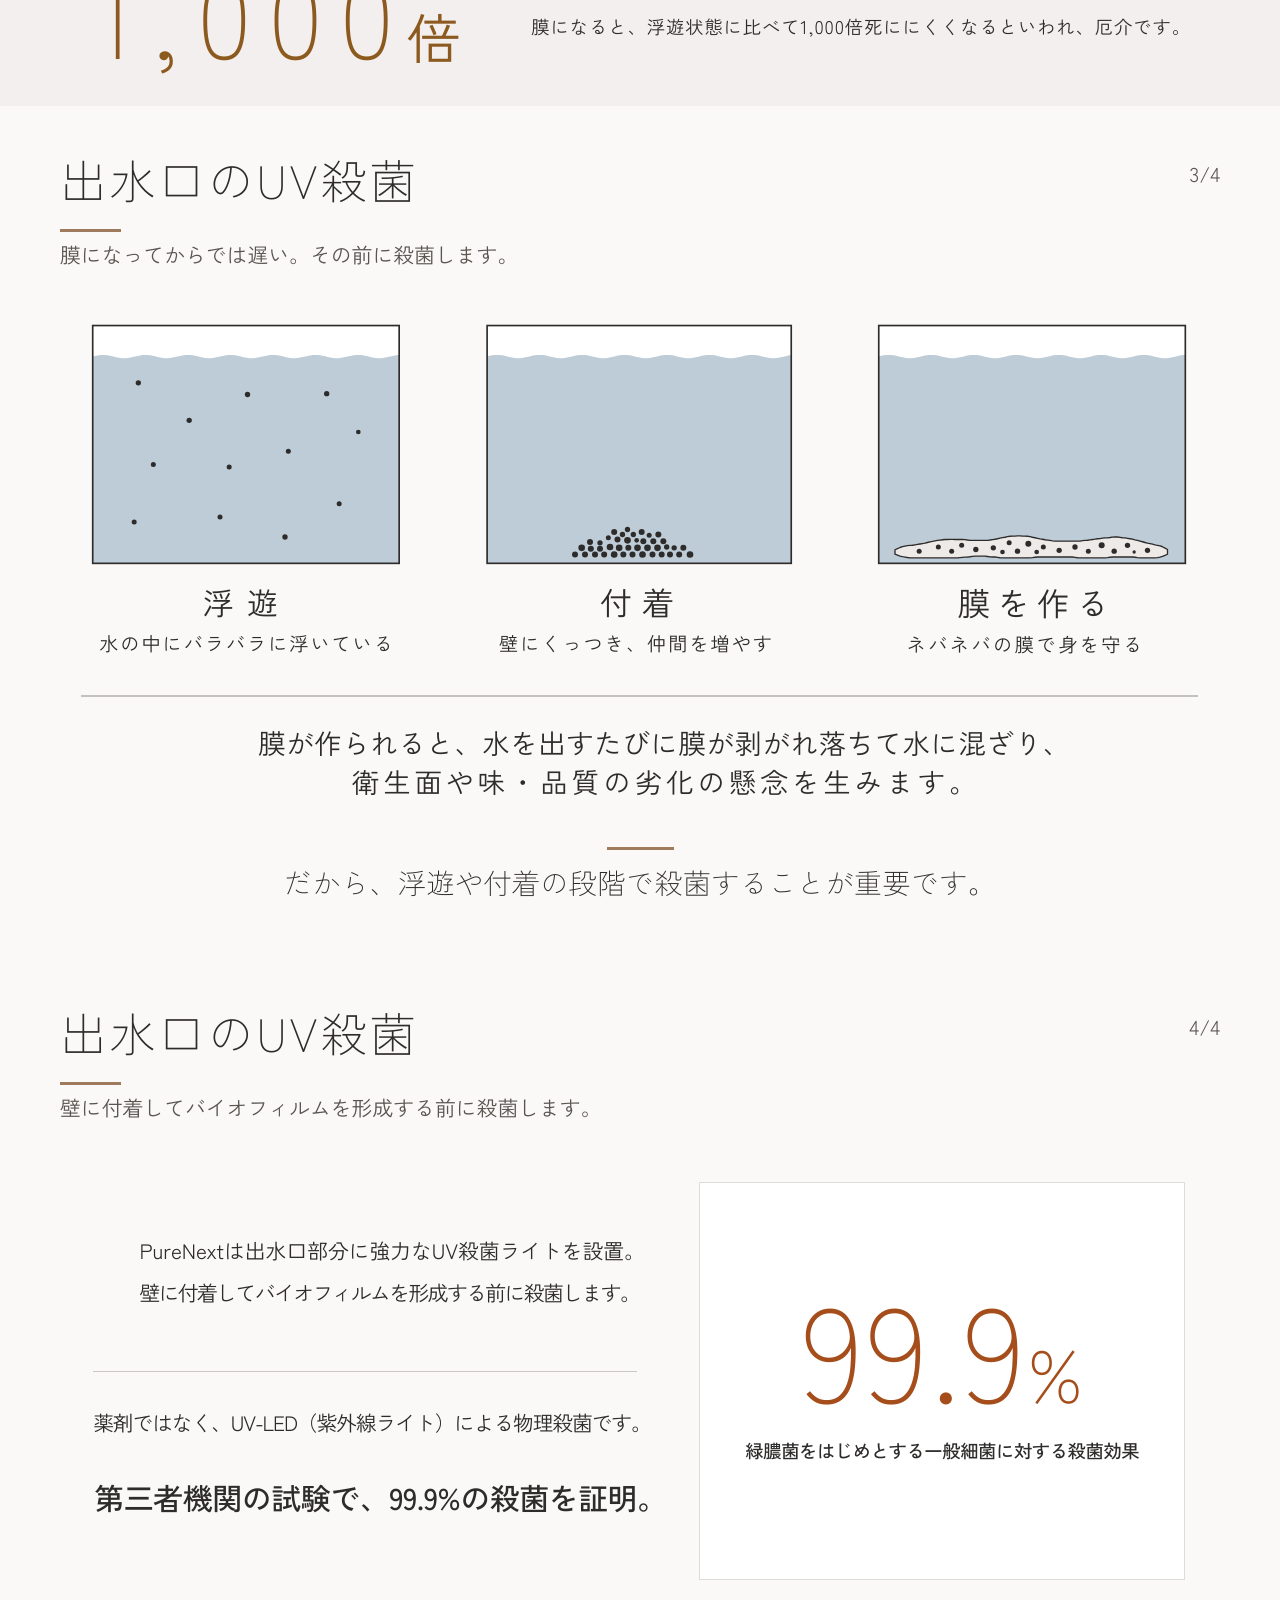
<file: v1.html>
<!DOCTYPE html>
<html lang="ja">
<head>
<meta charset="utf-8">
<meta name="robots" content="noindex">
<meta name="viewport" content="width=device-width, initial-scale=1">
<title>PureNext 製品ガイド｜販売パートナー向け</title>
<link rel="stylesheet" href="css/base.css">
<link rel="stylesheet" href="css/boards/W00_cover.css">
<link rel="stylesheet" href="css/boards/W01a_market.css">
<link rel="stylesheet" href="css/boards/W01b_market_graph.css">
<link rel="stylesheet" href="css/boards/W02a_switch_burden.css">
<link rel="stylesheet" href="css/boards/W02b_switch_merit.css">
<link rel="stylesheet" href="css/boards/W03_newcustomer.css">
<link rel="stylesheet" href="css/boards/W04_strengths.css">
<link rel="stylesheet" href="css/boards/W05_10ml_mechanism.css">
<link rel="stylesheet" href="css/boards/W06_scenes.css">
<link rel="stylesheet" href="css/boards/W07_merit_error.css">
<link rel="stylesheet" href="css/boards/W08_temps.css">
<link rel="stylesheet" href="css/boards/W09_sayu.css">
<link rel="stylesheet" href="css/boards/W10a_40deg_flow.css">
<link rel="stylesheet" href="css/boards/W10b_40deg_use.css">
<link rel="stylesheet" href="css/boards/W11_memory.css">
<link rel="stylesheet" href="css/boards/W12_uv_place.css">
<link rel="stylesheet" href="css/boards/W13_biofilm.css">
<link rel="stylesheet" href="css/boards/W13b_biofilm_risk.css">
<link rel="stylesheet" href="css/boards/W14_999.css">
<link rel="stylesheet" href="css/boards/W15a_splash.css">
<link rel="stylesheet" href="css/boards/W15b_tray.css">
<link rel="stylesheet" href="css/boards/W15c_lock_eco.css">
<link rel="stylesheet" href="css/boards/W16_color.css">
<link rel="stylesheet" href="css/boards/W16b_clouddancer.css">
<link rel="stylesheet" href="css/boards/W17_notes.css">
<link rel="stylesheet" href="css/boards/W18a_spec_dim.css">
<link rel="stylesheet" href="css/boards/W18b_tanks.css">
<link rel="stylesheet" href="css/boards/W18c_spec_a3.css">
<link rel="stylesheet" href="css/boards/W19_yasune.css">
<link rel="stylesheet" href="css/boards/W20_app.css">
</head>
<body>
<main class="deck">
<section class="board" id="p00" data-w="W00_cover" aria-label="表紙">
  <div class="in">
    <img class="cv__photo" src="assets/W00_cover/kitchen.png" width="730" height="1024" alt="キッチンに置かれた PureNext 本体">
    <p class="cv__eyebrow">浄水型ウォーターサーバー</p>
    <h1 class="cv__title"><span class="cv__en">PureNext</span> 製品ガイド</h1>
    <div class="cv__rule"></div>
    <p class="cv__for">販売パートナー向け</p>
    <p class="cv__lead">製品仕様と機能を、販売にたずさわる皆さまにご確認いただくための資料です。</p>
    <p class="cv__model">浄水型ウォーターサーバー PureNext ／ 型番 PNX-01-ST</p>
    <div class="cv__mist"></div>
    <div class="cv__card"></div>
    <nav class="toc" aria-label="目次">
      <a class="toc__row" href="#p01-1"><span class="toc__n">01</span><span class="toc__t">ウォーターサーバー市場について</span></a>
      <a class="toc__row" href="#p02"><span class="toc__n">02</span><span class="toc__t">新規のお客様に選ばれるきっかけ</span></a>
      <a class="toc__row" href="#p03"><span class="toc__n">03</span><span class="toc__t">PureNextの3つの強み</span></a>
      <a class="toc__row" href="#p04-1"><span class="toc__n">04</span><span class="toc__t">10ml単位の指定量取水</span></a>
      <a class="toc__row" href="#p05-1"><span class="toc__n">05</span><span class="toc__t">豊富な取水のモード</span></a>
      <a class="toc__row" href="#p06"><span class="toc__n">06</span><span class="toc__t">メモリ機能</span></a>
      <a class="toc__row" href="#p07-1"><span class="toc__n">07</span><span class="toc__t">出水口のUV殺菌</span></a>
      <a class="toc__row" href="#p08-1"><span class="toc__n">08</span><span class="toc__t">水はねしにくい出水口・外れる受け皿</span></a>
      <a class="toc__row" href="#p09"><span class="toc__n">09</span><span class="toc__t">チャイルドロック・エコモード</span></a>
      <a class="toc__row" href="#p10-1"><span class="toc__n">10</span><span class="toc__t">カラー</span></a>
      <a class="toc__row" href="#p11"><span class="toc__n">11</span><span class="toc__t">ご利用いただく上での注意ポイント</span></a>
      <a class="toc__row" href="#p12-1"><span class="toc__n">12</span><span class="toc__t">製品仕様</span></a>
      <a class="toc__row" href="#p13"><span class="toc__n">13</span><span class="toc__t">YASUNEモール</span></a>
      <a class="toc__row" href="#p14"><span class="toc__n">14</span><span class="toc__t">専用アプリ</span></a>
    </nav>
  </div>
</section>
<section class="board" id="p01-1" data-w="W01a_market" aria-label="ウォーターサーバー市場について 1/4">
  <div class="in">
    <header class="hdr">
      <h2 class="hdr__title">ウォーターサーバー市場について</h2>
      <div class="hdr__rule"></div>
      <p class="hdr__lead">台数と前年比で見る、いまの選ばれ方です。</p>
      <p class="hdr__page">1/4</p>
    </header>

    <div class="body">
      <div class="mk__sand"></div>

      <div class="mk__col mk__col--l">
        <img class="mk__illus mk__illus--l" src="assets/W01a_market/illus_home.png" width="340" height="324" alt="宅配水型ウォーターサーバーの線画">
        <p class="mk__label mk__label--l">宅配水型</p>
        <p class="mk__num mk__num--l"><span class="mk__figure">468</span><span class="mk__unit">万台</span></p>
        <p class="mk__pill mk__pill--l">前年比 99.7%</p>
        <p class="mk__note">統計が公表されて以来はじめての純減</p>
      </div>

      <div class="mk__col mk__col--r">
        <img class="mk__illus mk__illus--r" src="assets/W01a_market/illus_purenext.png" width="314" height="321" alt="浄水型ウォーターサーバー PureNext の線画">
        <p class="mk__label mk__label--r">浄水型</p>
        <div class="mk__accent"></div>
        <p class="mk__num mk__num--r"><span class="mk__figure">126</span><span class="mk__unit">万台</span></p>
        <p class="mk__pill mk__pill--r">前年比 +23.4%</p>
      </div>
    </div>

    <footer class="closing">
      <div class="closing__rule"></div>
      <p class="closing__text">前年比で明確。新規も乗り換えも、今選ばれているのは浄水型です。</p>
    </footer>
  </div>
</section>
<section class="board" id="p01-2" data-w="W01b_market_graph" aria-label="ウォーターサーバー市場について 2/4">
  <div class="in">
    <header class="hdr">
      <h2 class="hdr__title">ウォーターサーバー市場について</h2>
      <div class="hdr__rule"></div>
      <p class="hdr__lead">普及率は、まだ12.3%です。</p>
      <p class="hdr__page">2/4</p>
    </header>

    <div class="body">
      <img class="gr__houses" src="assets/W01b_market_graph/houses.png" width="397" height="355" alt="100軒のうち12軒が色づいた家のアイコングリッド">
      <p class="gr__big gr__big--rate"><span class="gr__figure">12.3</span><span class="gr__pct">%</span></p>
      <p class="gr__big gr__big--units"><span class="gr__approx">約</span><span class="gr__figure gr__figure--u">600</span><span class="gr__unit">万台</span></p>

      <svg class="gr__svg" viewBox="0 0 1536 1024" preserveAspectRatio="none" aria-hidden="true" focusable="false">
        <!-- 上のグラフ（宅配水型）：枠・軸・目盛り線・折れ線 -->
        <g class="gr__frame">
          <path d="M852 344 H1399 M1398.5 344 V515"/>
          <path d="M1398.5 602.5 V743"/>
          <path class="gr__frame--thin" d="M852 602.5 H1399"/>
        </g>
        <g class="gr__grid">
          <path d="M855 383.4 H1397 M855 418 H1397 M855 450.9 H1397 M855 485.4 H1397"/>
          <path d="M855 635.3 H1397 M855 668.9 H1397 M855 700.9 H1397"/>
        </g>
        <g class="gr__axis">
          <path d="M852.5 340 V515.5 H1400"/>
          <path d="M852.5 340 L848.5 347 M852.5 340 L856.5 347 M1400 515.5 L1393 511.5 M1400 515.5 L1393 519.5"/>
          <path d="M852.5 599 V743.5 H1400"/>
          <path d="M852.5 599 L848.5 606 M852.5 599 L856.5 606 M1400 743.5 L1393 739.5 M1400 743.5 L1393 747.5"/>
        </g>
        <polyline class="gr__line gr__line--a" points="941.5,384 1128.5,375 1308,378.5"/>
        <g class="gr__dot gr__dot--a"><circle cx="941.5" cy="384" r="5.5"/><circle cx="1128.5" cy="375" r="5.5"/><circle cx="1308" cy="378.5" r="5.5"/></g>
        <polyline class="gr__line gr__line--b" points="941.5,695.5 1128.5,670 1308,647.5"/>
        <g class="gr__dot gr__dot--b"><circle cx="941.5" cy="695.5" r="5.5"/><circle cx="1128.5" cy="670" r="5.5"/><circle cx="1308" cy="647.5" r="5.5"/></g>
      </svg>

      <p class="gr__unitlab gr__unitlab--a">万台</p>
      <p class="gr__gtitle gr__gtitle--a">宅配水型</p>
      <p class="gr__val gr__val--a1">452</p>
      <p class="gr__val gr__val--a2">469</p>
      <p class="gr__val gr__val--a3">468</p>
      <p class="gr__zero gr__zero--a">0</p>
      <p class="gr__year gr__year--a1">2023年度</p>
      <p class="gr__year gr__year--a2">2024年度</p>
      <p class="gr__year gr__year--a3">2025年度</p>

      <p class="gr__unitlab gr__unitlab--b">万台</p>
      <p class="gr__gtitle gr__gtitle--b">浄水型</p>
      <p class="gr__val gr__val--b1">72</p>
      <p class="gr__val gr__val--b2">102</p>
      <p class="gr__val gr__val--b3">126</p>
      <p class="gr__zero gr__zero--b">0</p>
      <p class="gr__year gr__year--b1">2023年度</p>
      <p class="gr__year gr__year--b2">2024年度</p>
      <p class="gr__year gr__year--b3">2025年度</p>
    </div>

    <footer class="closing">
      <div class="closing__rule"></div>
      <p class="closing__text">まだ全国で12.3%の普及率。新規のご契約の余白が大きく残っています。</p>
      <p class="closing__source">出典：JDSA 業界統計 2025年度／JDSA 水分補給に関するアンケート結果 2025年（n=1,800）</p>
    </footer>
  </div>
</section>
<section class="board" id="p01-3" data-w="W02a_switch_burden" aria-label="ウォーターサーバー市場について 3/4">
  <div class="in">
    <header class="hdr">
      <h2 class="hdr__title">ウォーターサーバー市場について</h2>
      <div class="hdr__rule"></div>
      <p class="hdr__lead">宅配水型をお使いのお客様には、乗り換えたくなる理由がそろっています。</p>
      <p class="hdr__page">3/4</p>
    </header>

    <div class="body">
      <h3 class="bd__h2">宅配水型の、日々の負担</h3>

      <div class="bd__col bd__col--1">
        <img class="bd__illus" src="assets/W02a_switch_burden/card1.png" width="448" height="320" alt="12Lのボトルを両手で持ち上げる線画">
        <p class="bd__num">01</p>
        <h4 class="bd__head">重いボトルの交換</h4>
        <p class="bd__desc">12Lのボトルは約12kg。<br>胸の高さまで持ち上げて交換します。</p>
      </div>

      <div class="bd__col bd__col--2">
        <img class="bd__illus" src="assets/W02a_switch_burden/card2.png" width="446" height="320" alt="棚に積まれたボトルと空ボトルの線画">
        <p class="bd__num">02</p>
        <h4 class="bd__head">保管と管理の手間</h4>
        <p class="bd__desc">毎月届くボトルの置き場所と、<br>空ボトルの回収待ちが必要です。</p>
      </div>

      <div class="bd__col bd__col--3">
        <img class="bd__illus" src="assets/W02a_switch_burden/card3.png" width="436" height="320" alt="水位の違うボトル2本の線画">
        <p class="bd__num">03</p>
        <h4 class="bd__head">飲む量の調整</h4>
        <p class="bd__desc">飲む量が多いと足りなくなり、<br>少ないと余ってしまいます。<br>料理に使うといった気軽な使い方が<br>できません。</p>
      </div>
    </div>
  </div>
</section>
<section class="board" id="p01-4" data-w="W02b_switch_merit" aria-label="ウォーターサーバー市場について 4/4">
  <div class="in">
    <header class="hdr">
      <h2 class="hdr__title">ウォーターサーバー市場について</h2>
      <div class="hdr__rule"></div>
      <p class="hdr__lead">浄水型に変えると、こう良くなります。</p>
      <p class="hdr__page">4/4</p>
    </header>

    <div class="body">
      <h3 class="mt__lhead">宅配水型の月額（24Lあたり・税抜）</h3>
      <p class="mt__lsub">どこも税抜で3,000円台後半です</p>

      <table class="mt__tbl">
        <tbody>
          <tr class="mt__r1">
            <td class="mt__co">プレミアムウォーター</td>
            <td class="mt__pr"><span class="mt__prn">3,809</span><span class="mt__pru">円</span><span class="mt__prk">〜</span></td>
          </tr>
          <tr class="mt__r2">
            <td class="mt__co">コスモウォーター</td>
            <td class="mt__pr"><span class="mt__prn">3,800</span><span class="mt__pru">円</span></td>
          </tr>
          <tr class="mt__r3">
            <td class="mt__co">アクアクララ</td>
            <td class="mt__pr"><span class="mt__prn">3,946</span><span class="mt__pru">円</span><span class="mt__prk">〜</span></td>
          </tr>
        </tbody>
      </table>

      <p class="mt__note">各社公式サイト 2026年9月時点・代表プラン・税込表示は1.1で割った<br>税抜換算の目安・サーバー代を除く</p>

      <div class="mt__panel"></div>
      <p class="mt__pnn">PureNext なら</p>
      <p class="mt__big">3,300</p>
      <p class="mt__bigen">円</p>
      <p class="mt__zeinuki">税抜</p>
      <p class="mt__zeikomi">税込3,630円</p>
      <p class="mt__free">月額定額で<br>飲み放題</p>

      <div class="mt__sep mt__sep--top"></div>

      <div class="mt__item mt__item--1">
        <p class="mt__num">01</p>
        <h4 class="mt__ih">安くなる</h4>
        <p class="mt__id">3,000円台後半の宅配水型より、月額が下がります。</p>
      </div>
      <div class="mt__sep mt__sep--2"></div>
      <div class="mt__item mt__item--2">
        <p class="mt__num">02</p>
        <h4 class="mt__ih">飲み放題になる</h4>
        <p class="mt__id">量を気にせず、無制限に飲めます。</p>
      </div>
      <div class="mt__sep mt__sep--3"></div>
      <div class="mt__item mt__item--3">
        <p class="mt__num">03</p>
        <h4 class="mt__ih">使える用途が増える</h4>
        <p class="mt__id">料理に、スープやコーヒーのお湯に。水を"使う"場面が広がります。</p>
      </div>

      <img class="mt__glass" src="assets/W02b_switch_merit/glass.png" width="97" height="196" alt="水滴とグラスの線画">
    </div>

    <footer class="closing">
      <div class="closing__rule"></div>
      <p class="closing__text">安くなって、飲み放題に。料理にもお湯にも、使える用途が広がります。</p>
    </footer>
  </div>
</section>
<section class="board" id="p02" data-w="W03_newcustomer" aria-label="新規のお客様に選ばれるきっかけ">
  <div class="in">
    <header class="hdr">
      <h2 class="hdr__title">新規のお客様に選ばれるきっかけ</h2>
      <div class="hdr__rule"></div>
      <p class="hdr__lead">はじめてウォーターサーバーを持つお客様の、ご契約のきっかけです。</p>
    </header>

    <div class="body">
      <div class="nc__col nc__col--1">
        <img class="nc__illus" src="assets/W03_newcustomer/card1.png" width="440" height="265" alt="哺乳びんの線画">
        <p class="nc__num">01</p>
        <h3 class="nc__head">赤ちゃんのお誕生</h3>
        <p class="nc__desc">必要なときに、すぐ熱湯をお使いいただけます。</p>
      </div>
      <div class="nc__col nc__col--2">
        <img class="nc__illus" src="assets/W03_newcustomer/card2.png" width="439" height="265" alt="水筒の線画">
        <p class="nc__num">02</p>
        <h3 class="nc__head">お子さまのご入園・ご入学</h3>
        <p class="nc__desc">水筒に入れる冷水を、量を決めてご用意いただけます。</p>
      </div>
      <div class="nc__col nc__col--3">
        <img class="nc__illus" src="assets/W03_newcustomer/card3.png" width="439" height="265" alt="家と水滴の線画">
        <p class="nc__num">03</p>
        <h3 class="nc__head">ご家族に安心して飲んでいただける水を</h3>
        <p class="nc__desc">衛生的で安全な水が飲めるようになります。</p>
      </div>

      <div class="nc__band"></div>
      <h3 class="nc__bhead">他にも</h3>
      <ul class="nc__list">
        <li class="nc__li nc__li--1">水を買わなくていい</li>
        <li class="nc__li nc__li--2">すぐに熱水が使えるようになる</li>
        <li class="nc__li nc__li--3">いつでも好きなだけお水が飲める</li>
        <li class="nc__li nc__li--4">料理にも綺麗な水が使える</li>
      </ul>
      <p class="nc__nado">など、様々な魅力があります。</p>
    </div>
  </div>
</section>
<section class="board" id="p03" data-w="W04_strengths" aria-label="PureNextの3つの強み">
  <div class="in">
    <header class="hdr">
      <h2 class="hdr__title">PureNextの3つの強み</h2>
      <div class="hdr__rule"></div>
      <p class="hdr__lead">他の浄水型と比べたときの特徴は、次の3点です。</p>
    </header>

    <div class="body">
      <img class="st__body" src="assets/W04_strengths/body.png" width="207" height="588" alt="PureNext 本体の線画">

      <div class="st__row st__row--1">
        <p class="st__num">5</p>
        <p class="st__lab">つの温度</p>
        <h3 class="st__head">豊富な出水モードと細かな温度選択</h3>
        <p class="st__desc">冷水・温水・常温水・白湯・40℃をボタン1つで。</p>
      </div>

      <div class="st__rule st__rule--1"></div>

      <div class="st__row st__row--2">
        <p class="st__num">10<span class="st__u">ml</span></p>
        <p class="st__lab">単位で指定</p>
        <h3 class="st__head">10ml単位での出水設定</h3>
        <p class="st__desc">100ml〜1,000mlを、5つのモードすべてで。</p>
      </div>

      <div class="st__rule st__rule--2"></div>

      <div class="st__row st__row--3">
        <p class="st__num">99<span class="st__u2">.9</span><span class="st__u3">%</span></p>
        <p class="st__lab">殺菌効果</p>
        <h3 class="st__head">出水口まで徹底したUV殺菌</h3>
        <p class="st__desc">出てくる直前の水までしっかり清潔に。徹底した衛生管理。</p>
      </div>
    </div>

    <footer class="closing">
      <div class="closing__rule"></div>
      <p class="closing__text">その他にも、実生活にフィットした細やかな機能も。</p>
    </footer>
  </div>
</section>
<section class="board" id="p04-1" data-w="W05_10ml_mechanism" aria-label="10ml単位の指定量取水 1/3">
  <div class="in">
    <header class="hdr">
      <h2 class="hdr__title">10ml単位の指定量取水</h2>
      <div class="hdr__rule"></div>
      <p class="hdr__page">1/3</p>
    </header>

    <div class="body">
      <p class="ml__lead"><span class="ml__l1">水量の指定が、</span><br><span class="ml__l2">10ml単位でできます。</span></p>
      <p class="ml__body ml__body--1"><span class="ml__b1">他社の浄水型は、120ml・200mlなど</span><br><span class="ml__b2">決められた量だけ。</span></p>
      <p class="ml__body ml__body--2"><span class="ml__b3">10ml刻みで出せることで、</span><br><span class="ml__b4">毎日の給水が圧倒的に便利になります。</span></p>

      <h3 class="ml__rhead">液晶パネルで指定します</h3>
      <div class="ml__panel"></div>
      <p class="ml__val">250<span class="ml__unit">ml</span></p>

      <svg class="ml__scale" viewBox="0 0 651.89 22.86" width="651.89" height="22.86" aria-hidden="true" focusable="false"><rect x="-0" y="0.19" width="3.29" height="22.55"/><rect x="19.47" y="4.98" width="1.91" height="11.59"/><rect x="37.52" y="5.08" width="1.86" height="11.75"/><rect x="56.18" y="4.71" width="1.9" height="11.79"/><rect x="74.26" y="5.13" width="1.9" height="11.83"/><rect x="92.51" y="0.9" width="3.27" height="20.53"/><rect x="114.87" y="4.89" width="1.86" height="11.76"/><rect x="135.77" y="5.15" width="1.9" height="11.81"/><rect x="157.83" y="4.72" width="1.9" height="11.89"/><rect x="180.18" y="0.85" width="3.19" height="20.6"/><rect x="202.03" y="4.83" width="1.94" height="11.85"/><rect x="222.43" y="5.09" width="1.97" height="11.76"/><rect x="243.22" y="4.92" width="1.97" height="11.76"/><rect x="262.47" y="5.05" width="1.92" height="11.83"/><rect x="282.44" y="4.9" width="1.86" height="11.74"/><rect x="304.7" y="0" width="3.3" height="22.86"/><rect x="329.47" y="4.96" width="1.92" height="11.69"/><rect x="350.42" y="5.19" width="1.99" height="11.65"/><rect x="371.42" y="5.08" width="1.97" height="11.6"/><rect x="391.53" y="5.1" width="1.84" height="11.73"/><rect x="412.17" y="4.88" width="1.92" height="11.75"/><rect x="433.38" y="1.06" width="3.18" height="20.34"/><rect x="457.42" y="5.02" width="1.99" height="11.69"/><rect x="479.74" y="5.12" width="2.01" height="11.79"/><rect x="502.91" y="4.85" width="1.97" height="11.91"/><rect x="525.41" y="5.07" width="1.98" height="11.62"/><rect x="547.73" y="1" width="3.17" height="20.44"/><rect x="569.85" y="4.75" width="1.95" height="11.85"/><rect x="589.69" y="5.07" width="1.85" height="11.89"/><rect x="609.63" y="5.16" width="1.84" height="11.69"/><rect x="629.31" y="4.79" width="1.81" height="11.83"/><rect x="648.51" y="0.25" width="3.38" height="22.54"/></svg>
      <div class="ml__marker"></div>
      <p class="ml__min">100ml</p>
      <p class="ml__max">1,000ml</p>

      <p class="ml__note"><span class="ml__t1">100ml〜1,000mlの範囲を、10ml単位で指定。</span><br><span class="ml__t2">この後ご紹介するすべてのモードで使えます。</span></p>
    </div>
  </div>
</section>
<section class="board" id="p04-2" data-w="W06_scenes" aria-label="10ml単位の指定量取水 2/3">
  <div class="in">
    <header class="hdr">
      <h2 class="hdr__title">10ml単位の指定量取水</h2>
      <div class="hdr__rule"></div>
      <p class="hdr__lead">毎日の場面で、こう効きます。</p>
      <p class="hdr__page">2/3</p>
    </header>

    <div class="body">
      <div class="sc__cell sc__cell--1">
        <img class="sc__icon" src="assets/W06_scenes/icon1.png" width="200" height="257" alt="PureNext の注水スペースとグラスの線画">
        <p class="sc__num">01</p>
        <h3 class="sc__head">毎朝の給水が手軽に</h3>
        <p class="sc__desc"><span class="sc__l1">決めた量をセットしてワンプッシュ。</span><br><span class="sc__l2">手放しで自動取水。</span></p>
      </div>

      <div class="sc__cell sc__cell--2">
        <img class="sc__icon" src="assets/W06_scenes/icon2.png" width="197" height="178" alt="マグカップとスプーンの線画">
        <p class="sc__num">02</p>
        <h3 class="sc__head">いつも同じ濃さで</h3>
        <p class="sc__desc"><span class="sc__l1">スープもコーヒーも、</span><br><span class="sc__l2">計量の手間なく同じ味に。</span></p>
      </div>

      <div class="sc__rule sc__rule--l"></div>
      <div class="sc__rule sc__rule--r"></div>

      <div class="sc__cell sc__cell--3">
        <img class="sc__icon" src="assets/W06_scenes/icon3.png" width="86" height="270" alt="水筒の線画">
        <p class="sc__num">03</p>
        <h3 class="sc__head">ボタンを押し続けなくていい</h3>
        <p class="sc__desc">水筒への給水も、500mlと設定するだけ。</p>
      </div>

      <div class="sc__cell sc__cell--4">
        <img class="sc__icon" src="assets/W06_scenes/icon4.png" width="103" height="267" alt="哺乳びんの線画">
        <p class="sc__num">04</p>
        <h3 class="sc__head">粉ミルク作りが楽</h3>
        <p class="sc__desc"><span class="sc__l1">目盛りを合わせてお湯を入れる手間から解放されます。</span><br><span class="sc__l2">冷水で調乳する方は、その後の冷水も</span><br><span class="sc__l3">指定量で出せて楽です。</span></p>
      </div>
    </div>
  </div>
</section>
<section class="board" id="p04-3" data-w="W07_merit_error" aria-label="10ml単位の指定量取水 3/3">
  <div class="in">
    <header class="hdr">
      <h2 class="hdr__title">10ml単位の指定量取水</h2>
      <div class="hdr__rule"></div>
      <p class="hdr__page">3/3</p>
    </header>

    <div class="body">
      <p class="me__lead">測る、押し続ける、待つ。ぜんぶ、いらなくなります。</p>
      <p class="me__sub">量を決めてボタンを押すだけ。あとはサーバーにおまかせです。</p>

      <div class="me__card">
        <img class="me__bottle" src="assets/W07_merit_error/bottle.png" width="294" height="163" alt="500mlのペットボトルの線画">
        <img class="me__body" src="assets/W07_merit_error/body.png" width="151" height="444" alt="PureNext 本体の線画">
      </div>

      <div class="me__panel">
        <h3 class="me__h">取水量の誤差について</h3>
        <p class="me__p">取水量には±数％の誤差があります。</p>
        <p class="me__strong me__strong--1">500mlのペットボトルに500mlを注ぐとあふれることがあるため、</p>
        <p class="me__strong me__strong--2">容器には少し少なめの設定が安全です。</p>
      </div>

      <div class="me__hr"></div>

      <div class="me__milk">
        <h3 class="me__mh">粉ミルクの正しい作り方</h3>
        <p class="me__mp">厚生労働省が推奨する調乳の手順は、こちらをご参照ください。</p>
        <p class="me__mu">厚生労働省ホームページ（乳児用調製粉乳の安全な調乳） www.mhlw.go.jp</p>
      </div>
    </div>

    <footer class="closing">
      <div class="closing__rule"></div>
      <p class="closing__text">容器には少なめの設定が安全です。</p>
    </footer>
  </div>
</section>
<section class="board" id="p05-1" data-w="W08_temps" aria-label="豊富な取水のモード 1/4">
  <div class="in">
    <header class="hdr">
      <h2 class="hdr__title">豊富な取水のモード</h2>
      <div class="hdr__rule"></div>
      <p class="hdr__page">1/4</p>
    </header>

    <div class="body">
      <div class="tp__card tp__card--l">
        <img class="tp__illus tp__illus--mug" src="assets/W08_temps/mug.png" width="132" height="147" alt="湯気の立つマグカップの線画">
      </div>
      <h3 class="tp__h tp__h--l">温水</h3>
      <p class="tp__t tp__t--l1">出水温度は85℃前後です。</p>
      <p class="tp__t tp__t--l2">安全のため出水ロックつき。『温水ロック解除』を<br>2秒長押しで解除できます。</p>
      <p class="tp__t tp__t--l3">解除後は、長押しの自由量と、指定量の両方で出せます。</p>

      <div class="tp__card tp__card--r">
        <img class="tp__illus tp__illus--glasses" src="assets/W08_temps/glasses.png" width="214" height="117" alt="氷入りの冷水と常温水のグラスの線画">
      </div>
      <h3 class="tp__h tp__h--r">冷水・常温水</h3>
      <p class="tp__t tp__t--r1">冷水（約6℃）と常温水は、ロック解除なしで<br>そのまま出せます。</p>
      <p class="tp__t tp__t--r2">夜寝る前の水分補給や、体を冷やしたくない<br>健康志向で、常温水の需要が急速に高まっています。</p>

      <div class="tp__band"></div>
      <p class="tp__note">低価格帯の機種には、常温水が付いていないものが多くあります。<br>乗り換えのきっかけにもなる機能です。</p>
    </div>

    <footer class="closing">
      <div class="closing__rule"></div>
      <p class="closing__text">いつでも飲める綺麗な常温の水は、意外と貴重です。</p>
    </footer>
  </div>
</section>
<section class="board" id="p05-2" data-w="W09_sayu" aria-label="豊富な取水のモード 2/4">
  <div class="in">
    <header class="hdr">
      <h2 class="hdr__title">豊富な取水のモード</h2>
      <div class="hdr__rule"></div>
      <p class="hdr__lead">いま市場でニーズが伸びている白湯が、ワンタッチで出ます。</p>
      <p class="hdr__page">2/4</p>
    </header>

    <div class="body">
      <h3 class="sy__h1"><span class="sy__w">白湯</span><span class="sy__yomi">（さゆ）</span><span class="sy__dash">―</span> <span class="sy__temp">55〜60℃</span></h3>
      <p class="sy__t sy__t--1">コンビニや自動販売機で白湯の販売が増え、『サユナー』という<br>言葉も生まれるほど、白湯の需要が高まっています。</p>
      <p class="sy__t sy__t--2">その白湯が、PureNextならボタン1つ。温度は55〜60℃で出ます。</p>
      <p class="sy__t sy__t--3">浄水型で白湯が出る機種は、ごくわずかです。</p>

      <div class="sy__rule"></div>

      <h3 class="sy__h2">定量取水との掛け合わせで、習慣に</h3>
      <p class="sy__t sy__t--4">白湯を飲む方は、毎朝同じ量を飲まれる方が多いです。量を指定して<br><span class="sy__l2">ワンタッチすれば、あとは手放しで取水できます。</span></p>
      <p class="sy__t sy__t--5">楽だから、続く。白湯の習慣をつけやすいウォーターサーバーです。</p>

      <div class="sy__card">
        <img class="sy__mug" src="assets/W09_sayu/mug.png" width="238" height="269" alt="白湯の入ったマグカップの線画">
      </div>

      <div class="sy__lcd">
        <div class="sy__lcd-in"></div>
        <p class="sy__ml"><span class="sy__ml-num">150</span><span class="sy__ml-unit">ml</span></p>
      </div>
    </div>

    <footer class="closing">
      <div class="closing__rule"></div>
      <p class="closing__text">話題の白湯がボタン1つ。毎朝の習慣にしやすい温度です。</p>
    </footer>
  </div>
</section>
<section class="board" id="p05-3" data-w="W10a_40deg_flow" aria-label="豊富な取水のモード 3/4">
  <div class="in">
    <header class="hdr">
      <h2 class="hdr__title">豊富な取水のモード</h2>
      <div class="hdr__rule"></div>
      <p class="hdr__page">3/4</p>
    </header>

    <div class="body">
      <div class="fl__bar"></div>
      <h3 class="fl__h">40℃モード</h3>
      <p class="fl__lead fl__lead--1">温水と冷水を一度ずつ取水して、指定した量の40℃を作るモードです。</p>
      <p class="fl__lead fl__lead--2">粉末を溶かしたあと、40℃にぬるくすることを目的としたモードです。</p>

      <div class="fl__lcd">
        <div class="fl__lcd-in"></div>
        <p class="fl__ml"><span class="fl__ml-num">150</span><span class="fl__ml-unit">ml</span></p>
      </div>
      <p class="fl__num fl__num--1">1</p>
      <p class="fl__lbl fl__lbl--1">量を指定する</p>

      <svg class="fl__arrow fl__arrow--1" viewBox="0 0 58 14" width="58" height="14" aria-hidden="true"><path d="M1 7.5H57M48.5 1.5 57 7.5l-8.5 6" fill="none" stroke="currentColor" stroke-width="2"/></svg>

      <img class="fl__illus fl__illus--2" src="assets/W10a_40deg_flow/step2.png" width="133" height="226" alt="温水が注がれるグラスの線画">
      <p class="fl__num fl__num--2">2</p>
      <p class="fl__lbl fl__lbl--2">温水が出る</p>

      <svg class="fl__arrow fl__arrow--2" viewBox="0 0 58 14" width="58" height="14" aria-hidden="true"><path d="M1 7.5H57M48.5 1.5 57 7.5l-8.5 6" fill="none" stroke="currentColor" stroke-width="2"/></svg>

      <img class="fl__illus fl__illus--3" src="assets/W10a_40deg_flow/step3.png" width="132" height="211" alt="スプーンで粉末を溶かすグラスの線画">
      <p class="fl__num fl__num--3">3</p>
      <p class="fl__lbl fl__lbl--3">粉末を溶かす</p>

      <svg class="fl__arrow fl__arrow--3" viewBox="0 0 58 14" width="58" height="14" aria-hidden="true"><path d="M1 7.5H57M48.5 1.5 57 7.5l-8.5 6" fill="none" stroke="currentColor" stroke-width="2"/></svg>

      <img class="fl__illus fl__illus--4" src="assets/W10a_40deg_flow/step4.png" width="130" height="226" alt="冷水が注がれるグラスの線画">
      <p class="fl__num fl__num--4">4</p>
      <p class="fl__lbl fl__lbl--4">冷水が出る</p>

      <svg class="fl__arrow fl__arrow--4" viewBox="0 0 58 14" width="58" height="14" aria-hidden="true"><path d="M1 7.5H57M48.5 1.5 57 7.5l-8.5 6" fill="none" stroke="currentColor" stroke-width="2"/></svg>

      <img class="fl__illus fl__illus--5" src="assets/W10a_40deg_flow/step5.png" width="120" height="146" alt="出来上がったぬるめの水のグラスの線画">
      <p class="fl__temp">40℃</p>
      <p class="fl__num fl__num--5">5</p>
      <p class="fl__lbl fl__lbl--5">指定量の40℃が出来上がる</p>
    </div>

    <footer class="closing">
      <div class="closing__rule"></div>
      <p class="closing__text">量を決めて押すだけ。温水→冷水で、指定した量の40℃に。</p>
    </footer>
  </div>
</section>
<section class="board" id="p05-4" data-w="W10b_40deg_use" aria-label="豊富な取水のモード 4/4">
  <div class="in">
    <header class="hdr">
      <h2 class="hdr__title">豊富な取水のモード</h2>
      <div class="hdr__rule"></div>
      <p class="hdr__page">4/4</p>
    </header>

    <div class="body">
      <div class="us__bar"></div>
      <h3 class="us__h">40℃モード</h3>

      <h4 class="us__sh us__sh--l">こんなときに</h4>
      <div class="us__card us__card--1"><img class="us__illus" src="assets/W10b_40deg_use/soup.png" width="115" height="87" alt="スープ皿とスプーンの線画"></div>
      <p class="us__ct us__ct--1">猫舌のお子さまに、<br><span class="us__l2">スープをぬるめに作るとき</span></p>
      <div class="us__sep us__sep--1"></div>
      <div class="us__card us__card--2"><img class="us__illus" src="assets/W10b_40deg_use/tea.png" width="117" height="86" alt="ティーバッグの入ったカップの線画"></div>
      <p class="us__ct us__ct--2">リラックスしたいときの、<br><span class="us__l2">ぬるめのハーブティー</span></p>
      <div class="us__sep us__sep--2"></div>
      <div class="us__card us__card--3"><img class="us__illus" src="assets/W10b_40deg_use/powder.png" width="138" height="93" alt="粉末をグラスに入れる線画"></div>
      <p class="us__ct us__ct--3">粉末のスープや緑茶を、<br><span class="us__l2">すぐ飲める温度で</span></p>

      <h4 class="us__sh us__sh--r">出来上がりの量</h4>
      <p class="us__p us__p--1">粉が液体になる量まで計算して、出来上がり量はその量になります。</p>
      <p class="us__p us__p--2">例えば、20gの粉を入れて150mlを作る場合、粉は溶けて16ml前後の<br><span class="us__pl2">液体となるので、残りの134mlをお湯と水で作る仕組みです。</span></p>

      <div class="us__stack">
        <div class="us__seg us__seg--a">
          <p class="us__seg-t1">粉が溶けた分</p>
          <p class="us__seg-t2">16ml前後</p>
        </div>
        <div class="us__seg us__seg--b">
          <p class="us__seg-t3">お湯と水 134ml</p>
        </div>
      </div>
      <p class="us__out us__out--1">出来上がり</p>
      <p class="us__out us__out--2">150ml</p>

      <div class="us__note">
        <h4 class="us__nh">温度の誤差について</h4>
        <p class="us__np">温度は±数％のブレが発生します。</p>
      </div>
    </div>

    <footer class="closing">
      <div class="closing__rule"></div>
      <p class="closing__text">設定した量が、そのまま出来上がりの量です。</p>
    </footer>
  </div>
</section>
<section class="board" id="p06" data-w="W11_memory" aria-label="メモリ機能">
  <div class="in">
    <header class="hdr">
      <h2 class="hdr__title">メモリ機能</h2>
      <div class="hdr__rule"></div>
      <p class="hdr__lead">すべてのボタンが、前回の量を覚えています。</p>
    </header>

    <div class="body">
      <p class="mm__t mm__t--1">各モードのすべてのボタンにメモリ機能があり、<br><span class="mm__l2">そのモードで前回何ml出したかが記録されています。</span></p>
      <p class="mm__t mm__t--2">たとえば前回、白湯を150mlで出したなら、<br><span class="mm__l2">次に白湯モードでロックを解除してプラスボタンを</span><br><span class="mm__l3">1回押すと、表示は150mlから始まります。</span></p>
      <p class="mm__t mm__t--3">毎日決まった量を習慣にしている方ほど、<br><span class="mm__l2">同じ数字がすぐ立ち上がるので便利です。</span></p>

      <div class="mm__rule mm__rule--1"></div>
      <p class="mm__s mm__s--1">冷水と常温水は共通のメモリです。</p>
      <div class="mm__rule mm__rule--2"></div>
      <p class="mm__s mm__s--2">温水・白湯・40℃モードは、それぞれ個別のメモリです。</p>
      <div class="mm__rule mm__rule--3"></div>

      <div class="mm__panel mm__panel--a">
        <p class="mm__num mm__num--a"><span class="mm__figure">0</span><span class="mm__unit">ml</span></p>
      </div>
      <p class="mm__cap mm__cap--a">メモリなし <span class="mm__dash">―</span> 毎回ゼロから合わせる</p>

      <svg class="mm__arrow" viewBox="0 0 66 33" width="66" height="33" aria-hidden="true"><path d="M2 16.5h61M49 2l15 14.5L49 31" fill="none" stroke="currentColor" stroke-width="3.4"/></svg>

      <div class="mm__panel mm__panel--b">
        <p class="mm__num mm__num--b"><span class="mm__figure">150</span><span class="mm__unit">ml</span></p>
      </div>
      <p class="mm__cap mm__cap--b">PureNext <span class="mm__dash">―</span> 前回の150mlから始まる</p>
    </div>

    <footer class="closing">
      <div class="closing__rule"></div>
      <p class="closing__text">前回の量を覚えているので、いつもの量で入れやすい。</p>
    </footer>
  </div>
</section>
<section class="board" id="p07-1" data-w="W12_uv_place" aria-label="出水口のUV殺菌 1/4">
  <div class="in">
    <header class="hdr">
      <h2 class="hdr__title">出水口のUV殺菌</h2>
      <div class="hdr__rule"></div>
      <p class="hdr__lead">出水口の直前で、UVライトが殺菌します。</p>
      <p class="hdr__page">1/4</p>
    </header>

    <div class="body">
      <h3 class="uv__h uv__h--1">タンクには、<br>除菌された水が入ります</h3>
      <p class="uv__p uv__p--1">そもそも温水タンクと冷水タンクには、<br>除菌された水が入ってきます。</p>

      <div class="uv__rule uv__rule--1"></div>

      <h3 class="uv__h uv__h--2">どちらも、<br>菌が繁殖しにくい環境です</h3>
      <p class="uv__p uv__p--2">温水タンクは90℃、冷水タンクは約6℃。<br>どちらも菌が繁殖しにくい環境です。</p>

      <div class="uv__rule uv__rule--2"></div>

      <div class="uv__bar"></div>
      <h3 class="uv__h uv__h--3">気をつけたいのは、<br>出水口の付近です</h3>
      <p class="uv__p uv__p--3">空気中の菌・手指・水はねで菌が入りやすく、<br>残る水は常温のため、繁殖しやすい場所です。</p>
      <p class="uv__p uv__p--4">本当にきれいな水を出すために、<br>いちばん殺菌が必要なのがこの出水口です。</p>

      <img class="uv__fig" src="assets/W12_uv_place/uvfig.png" width="674" height="615" alt="温水タンクと冷水タンクの水が中央で合流し、その真上のUV殺菌ライトが出水口へ向けて光を当てる図">
    </div>

    <footer class="closing">
      <div class="closing__rule"></div>
      <p class="closing__text">徹底した出水口での殺菌で、徹底した安全な水の提供を。</p>
    </footer>
  </div>
</section>
<section class="board" id="p07-2" data-w="W13_biofilm" aria-label="出水口のUV殺菌 2/4">
  <div class="in">
    <header class="hdr">
      <h2 class="hdr__title">出水口のUV殺菌</h2>
      <div class="hdr__rule"></div>
      <p class="hdr__page">2/4</p>
    </header>

    <div class="body">
      <h3 class="bf__h"><span class="bf__h1">特に気をつけたいのが、緑膿菌が形成する</span><br><span class="bf__h2">バイオフィルムです</span></h3>
      <p class="bf__sub">バイオフィルムとは</p>
      <p class="bf__lead">浴室の床や三角コーナーのぬめりと同じもの。菌が自分を守るために作る、ネバネバの膜です。</p>

      <svg class="bf__fig" viewBox="0 0 1536 1024" role="img" aria-label="水槽の3ステップ図。浮遊、付着、膜を作る">
      <g class="bf__tank">
        <rect class="bf__inner" x="167.6" y="521.6" width="290.8" height="175.8"/>
        <rect class="bf__water" x="167.6" y="540.2" width="290.8" height="157.2"/>
        <line class="bf__surface" x1="167.6" y1="540.6" x2="458.4" y2="540.6"/>
        <rect class="bf__box" x="167.6" y="521.6" width="290.8" height="175.8"/>
        <circle class="bf__dot" cx="248.0" cy="556.3" r="3.3"/><circle class="bf__dot" cx="342.0" cy="567.9" r="3.2"/><circle class="bf__dot" cx="201.1" cy="568.0" r="3.3"/><circle class="bf__dot" cx="409.1" cy="573.3" r="3.2"/><circle class="bf__dot" cx="276.3" cy="578.8" r="3.2"/><circle class="bf__dot" cx="211.5" cy="599.7" r="3.2"/><circle class="bf__dot" cx="363.9" cy="600.3" r="3.3"/><circle class="bf__dot" cx="268.4" cy="607.2" r="3.2"/><circle class="bf__dot" cx="403.8" cy="618.0" r="3.2"/><circle class="bf__dot" cx="314.0" cy="620.7" r="3.3"/><circle class="bf__dot" cx="239.1" cy="628.7" r="3.2"/><circle class="bf__dot" cx="194.8" cy="640.8" r="3.1"/><circle class="bf__dot" cx="403.8" cy="650.8" r="3.1"/><circle class="bf__dot" cx="333.0" cy="653.0" r="3.2"/><circle class="bf__dot" cx="278.6" cy="654.3" r="3.1"/><circle class="bf__dot" cx="235.3" cy="671.5" r="3.3"/><circle class="bf__dot" cx="193.5" cy="672.3" r="3.1"/><circle class="bf__dot" cx="362.0" cy="674.3" r="3.3"/>
      </g>
      <g class="bf__tank">
        <rect class="bf__inner" x="593.6" y="521.6" width="311.8" height="176.8"/>
        <rect class="bf__water" x="593.6" y="540.2" width="311.8" height="158.2"/>
        <line class="bf__surface" x1="593.6" y1="540.6" x2="905.4" y2="540.6"/>
        <rect class="bf__box" x="593.6" y="521.6" width="311.8" height="176.8"/>
        <circle class="bf__dot" cx="702.9" cy="648.8" r="3.3"/><circle class="bf__dot" cx="732.5" cy="651.0" r="3.4"/><circle class="bf__dot" cx="691.5" cy="659.5" r="3.2"/><circle class="bf__dot" cx="668.6" cy="659.5" r="3.3"/><circle class="bf__dot" cx="719.7" cy="660.6" r="3.2"/><circle class="bf__dot" cx="705.0" cy="670.1" r="3.3"/><circle class="bf__dot" cx="690.4" cy="670.2" r="3.2"/><circle class="bf__dot" cx="681.0" cy="670.3" r="3.3"/><circle class="bf__dot" cx="656.6" cy="670.5" r="3.2"/><circle class="bf__dot" cx="729.4" cy="670.5" r="3.3"/><circle class="bf__dot" cx="753.0" cy="671.7" r="3.3"/><circle class="bf__dot" cx="625.4" cy="676.0" r="3.3"/><circle class="bf__dot" cx="703.8" cy="678.6" r="3.2"/><circle class="bf__dot" cx="690.5" cy="678.7" r="3.5"/><circle class="bf__dot" cx="669.5" cy="678.7" r="3.3"/><circle class="bf__dot" cx="717.2" cy="678.8" r="3.1"/><circle class="bf__dot" cx="738.9" cy="679.2" r="3.2"/><circle class="bf__dot" cx="645.2" cy="679.4" r="3.2"/><circle class="bf__dot" cx="764.5" cy="685.5" r="3.2"/><circle class="bf__dot" cx="745.1" cy="687.8" r="3.4"/><circle class="bf__dot" cx="616.0" cy="687.8" r="3.3"/><circle class="bf__dot" cx="729.3" cy="687.9" r="3.4"/><circle class="bf__dot" cx="679.9" cy="687.9" r="3.5"/><circle class="bf__dot" cx="664.0" cy="688.1" r="3.3"/><circle class="bf__dot" cx="710.3" cy="688.2" r="3.3"/><circle class="bf__dot" cx="717.2" cy="688.2" r="3.3"/><circle class="bf__dot" cx="698.9" cy="688.3" r="3.2"/><circle class="bf__dot" cx="651.6" cy="688.3" r="3.1"/><circle class="bf__dot" cx="634.7" cy="688.3" r="3.2"/><circle class="bf__dot" cx="779.0" cy="688.8" r="3.2"/><circle class="bf__dot" cx="754.6" cy="689.0" r="3.4"/>
      </g>
      <g class="bf__tank">
        <rect class="bf__inner" x="1044.6" y="521.6" width="283.8" height="176.8"/>
        <rect class="bf__water" x="1044.6" y="540.2" width="283.8" height="158.2"/>
        <line class="bf__surface" x1="1044.6" y1="540.6" x2="1328.4" y2="540.6"/>
        <rect class="bf__box" x="1044.6" y="521.6" width="283.8" height="176.8"/>
        <path class="bf__film" d="M 1054.0 680.0 L 1057.0 676.1 L 1060.0 672.7 L 1063.0 671.0 L 1066.0 670.0 L 1069.0 669.3 L 1072.0 668.6 L 1075.0 668.1 L 1078.0 668.0 L 1081.0 668.0 L 1084.0 668.0 L 1087.0 668.0 L 1090.0 668.0 L 1093.0 668.4 L 1096.0 668.9 L 1099.0 669.4 L 1102.0 669.9 L 1105.0 670.0 L 1108.0 670.0 L 1111.0 670.0 L 1114.0 670.0 L 1117.0 670.0 L 1120.0 670.0 L 1123.0 669.9 L 1126.0 669.4 L 1129.0 669.0 L 1132.0 669.0 L 1135.0 669.0 L 1138.0 669.0 L 1141.0 669.0 L 1144.0 669.0 L 1147.0 669.3 L 1150.0 669.7 L 1153.0 670.0 L 1156.0 670.3 L 1159.0 670.7 L 1162.0 671.0 L 1165.0 670.7 L 1168.0 670.3 L 1171.0 670.0 L 1174.0 670.0 L 1177.0 669.6 L 1180.0 669.1 L 1183.0 668.6 L 1186.0 668.1 L 1189.0 668.0 L 1192.0 668.0 L 1195.0 668.0 L 1198.0 668.0 L 1201.0 668.0 L 1204.0 668.0 L 1207.0 668.3 L 1210.0 668.7 L 1213.0 669.1 L 1216.0 669.6 L 1219.0 670.0 L 1222.0 670.0 L 1225.0 670.0 L 1228.0 670.0 L 1231.0 670.0 L 1234.0 670.0 L 1237.0 670.0 L 1240.0 670.0 L 1243.0 669.9 L 1246.0 669.4 L 1249.0 669.0 L 1252.0 668.6 L 1255.0 668.1 L 1258.0 668.0 L 1261.0 668.0 L 1264.0 668.0 L 1267.0 668.0 L 1270.0 668.0 L 1273.0 668.0 L 1276.0 668.0 L 1279.0 668.0 L 1282.0 668.0 L 1285.0 668.0 L 1288.0 668.0 L 1291.0 668.0 L 1294.0 668.3 L 1297.0 668.7 L 1300.0 669.0 L 1303.0 669.4 L 1306.0 670.1 L 1309.0 671.1 L 1312.0 672.7 L 1315.0 676.1 L 1318.0 679.9 L 1318.0 685.7 L 1315.0 688.4 L 1312.0 690.7 L 1309.0 692.0 L 1306.0 692.7 L 1303.0 693.3 L 1300.0 693.7 L 1297.0 694.0 L 1294.0 693.6 L 1291.0 693.1 L 1288.0 693.0 L 1285.0 692.6 L 1282.0 692.1 L 1279.0 692.0 L 1276.0 692.0 L 1273.0 692.0 L 1270.0 692.0 L 1267.0 692.0 L 1264.0 692.0 L 1261.0 692.0 L 1258.0 692.4 L 1255.0 692.9 L 1252.0 693.0 L 1249.0 693.4 L 1246.0 693.7 L 1243.0 693.4 L 1240.0 693.0 L 1237.0 693.0 L 1234.0 692.7 L 1231.0 692.3 L 1228.0 692.0 L 1225.0 692.0 L 1222.0 692.0 L 1219.0 692.4 L 1216.0 692.9 L 1213.0 693.0 L 1210.0 693.1 L 1207.0 693.6 L 1204.0 694.0 L 1201.0 694.0 L 1198.0 694.0 L 1195.0 693.6 L 1192.0 693.1 L 1189.0 693.0 L 1186.0 693.0 L 1183.0 693.0 L 1180.0 692.7 L 1177.0 692.3 L 1174.0 692.0 L 1171.0 692.0 L 1168.0 692.0 L 1165.0 692.1 L 1162.0 692.6 L 1159.0 693.0 L 1156.0 693.0 L 1153.0 693.0 L 1150.0 693.0 L 1147.0 693.0 L 1144.0 693.0 L 1141.0 693.0 L 1138.0 693.0 L 1135.0 693.3 L 1132.0 693.7 L 1129.0 694.0 L 1126.0 693.9 L 1123.0 693.4 L 1120.0 693.0 L 1117.0 692.7 L 1114.0 692.3 L 1111.0 692.0 L 1108.0 692.0 L 1105.0 692.0 L 1102.0 692.0 L 1099.0 692.0 L 1096.0 692.0 L 1093.0 692.3 L 1090.0 692.7 L 1087.0 693.0 L 1084.0 693.0 L 1081.0 693.4 L 1078.0 693.9 L 1075.0 694.0 L 1072.0 694.0 L 1069.0 693.7 L 1066.0 693.3 L 1063.0 692.6 L 1060.0 691.6 L 1057.0 689.1 L 1054.0 686.0 Z"/>
        <circle class="bf__dot" cx="1083.0" cy="674.0" r="3.1"/><circle class="bf__dot" cx="1287.0" cy="675.8" r="3.2"/><circle class="bf__dot" cx="1252.7" cy="676.2" r="3.0"/><circle class="bf__dot" cx="1199.6" cy="676.3" r="3.1"/><circle class="bf__dot" cx="1139.0" cy="676.5" r="3.1"/><circle class="bf__dot" cx="1171.8" cy="676.6" r="3.2"/><circle class="bf__dot" cx="1114.5" cy="677.3" r="3.1"/><circle class="bf__dot" cx="1226.2" cy="677.4" r="3.2"/><circle class="bf__dot" cx="1097.8" cy="681.6" r="3.2"/><circle class="bf__dot" cx="1299.1" cy="684.7" r="3.2"/><circle class="bf__dot" cx="1070.0" cy="684.7" r="3.3"/><circle class="bf__dot" cx="1273.6" cy="684.9" r="2.9"/><circle class="bf__dot" cx="1155.5" cy="685.7" r="3.1"/><circle class="bf__dot" cx="1242.0" cy="686.0" r="3.1"/><circle class="bf__dot" cx="1187.1" cy="686.1" r="3.1"/><circle class="bf__dot" cx="1212.5" cy="686.3" r="3.1"/><circle class="bf__dot" cx="1124.8" cy="686.6" r="3.2"/>
      </g>
      </svg>

      <p class="bf__step bf__step--1">浮遊</p>
      <p class="bf__step bf__step--2">付着</p>
      <p class="bf__step bf__step--3">膜を作る</p>
      <p class="bf__cap bf__cap--1">水の中にバラバラに浮いている</p>
      <p class="bf__cap bf__cap--2">壁にくっつき、仲間を増やす</p>
      <p class="bf__cap bf__cap--3">ネバネバの膜で身を守る</p>
      <p class="bf__note">この3ステップで、バイオフィルムを形成します。</p>

      <div class="bf__band"></div>
      <p class="bf__big"><span class="bf__num">1,000</span><span class="bf__unit">倍</span></p>
      <p class="bf__band-text">膜になると、浮遊状態に比べて1,000倍死ににくくなるといわれ、厄介です。</p>
    </div>
  </div>
</section>
<section class="board" id="p07-3" data-w="W13b_biofilm_risk" aria-label="出水口のUV殺菌 3/4">
  <div class="in">
    <header class="hdr">
      <h2 class="hdr__title">出水口のUV殺菌</h2>
      <div class="hdr__rule"></div>
      <p class="hdr__lead">膜になってからでは遅い。その前に殺菌します。</p>
      <p class="hdr__page">3/4</p>
    </header>

    <div class="body">
      <svg class="rk__fig" viewBox="0 0 1536 1024" role="img" aria-label="水槽の3ステップ図。浮遊、付着、膜を作る">
      <g class="rk__tank">
        <rect class="rk__inner" x="111.25" y="262.26" width="367.75" height="285.37"/>
        <path class="rk__water" d="M 111.2 299.38 L 114.2 298.66 L 117.2 298.06 L 120.2 297.66 L 123.2 297.50 L 126.2 297.61 L 129.2 297.98 L 132.2 298.55 L 135.2 299.25 L 138.2 299.99 L 141.2 300.66 L 144.2 301.17 L 147.2 301.45 L 150.2 301.48 L 153.2 301.23 L 156.2 300.75 L 159.2 300.11 L 162.2 299.38 L 165.2 298.66 L 168.2 298.06 L 171.2 297.66 L 174.2 297.50 L 177.2 297.61 L 180.2 297.98 L 183.2 298.55 L 186.2 299.25 L 189.2 299.99 L 192.2 300.66 L 195.2 301.17 L 198.2 301.45 L 201.2 301.48 L 204.2 301.23 L 207.2 300.75 L 210.2 300.11 L 213.2 299.38 L 216.2 298.66 L 219.2 298.06 L 222.2 297.66 L 225.2 297.50 L 228.2 297.61 L 231.2 297.98 L 234.2 298.55 L 237.2 299.25 L 240.2 299.99 L 243.2 300.66 L 246.2 301.17 L 249.2 301.45 L 252.2 301.48 L 255.2 301.23 L 258.2 300.75 L 261.2 300.11 L 264.2 299.38 L 267.2 298.66 L 270.2 298.06 L 273.2 297.66 L 276.2 297.50 L 279.2 297.61 L 282.2 297.98 L 285.2 298.55 L 288.2 299.25 L 291.2 299.99 L 294.2 300.66 L 297.2 301.17 L 300.2 301.45 L 303.2 301.48 L 306.2 301.23 L 309.2 300.75 L 312.2 300.11 L 315.2 299.38 L 318.2 298.66 L 321.2 298.06 L 324.2 297.66 L 327.2 297.50 L 330.2 297.61 L 333.2 297.98 L 336.2 298.55 L 339.2 299.25 L 342.2 299.99 L 345.2 300.66 L 348.2 301.17 L 351.2 301.45 L 354.2 301.48 L 357.2 301.23 L 360.2 300.75 L 363.2 300.11 L 366.2 299.38 L 369.2 298.66 L 372.2 298.06 L 375.2 297.66 L 378.2 297.50 L 381.2 297.61 L 384.2 297.98 L 387.2 298.55 L 390.2 299.25 L 393.2 299.99 L 396.2 300.66 L 399.2 301.17 L 402.2 301.45 L 405.2 301.48 L 408.2 301.23 L 411.2 300.75 L 414.2 300.11 L 417.2 299.38 L 420.2 298.66 L 423.2 298.06 L 426.2 297.66 L 429.2 297.50 L 432.2 297.61 L 435.2 297.98 L 438.2 298.55 L 441.2 299.25 L 444.2 299.99 L 447.2 300.66 L 450.2 301.17 L 453.2 301.45 L 456.2 301.48 L 459.2 301.23 L 462.2 300.75 L 465.2 300.11 L 468.2 299.38 L 471.2 298.66 L 474.2 298.06 L 477.2 297.66 L 479.0 297.53 L 479.00 547.63 L 111.25 547.63 Z"/>
        <rect class="rk__box" x="111.25" y="262.26" width="367.75" height="285.37"/>
        <circle class="rk__dot" cx="166.0" cy="331.0" r="3.2"/><circle class="rk__dot" cx="392.0" cy="344.0" r="3.2"/><circle class="rk__dot" cx="297.0" cy="345.0" r="3.2"/><circle class="rk__dot" cx="227.0" cy="376.0" r="3.2"/><circle class="rk__dot" cx="430.0" cy="390.0" r="2.8"/><circle class="rk__dot" cx="346.0" cy="413.0" r="3.0"/><circle class="rk__dot" cx="184.0" cy="429.0" r="3.0"/><circle class="rk__dot" cx="275.0" cy="432.0" r="3.0"/><circle class="rk__dot" cx="407.0" cy="476.0" r="3.0"/><circle class="rk__dot" cx="264.0" cy="492.0" r="3.0"/><circle class="rk__dot" cx="161.0" cy="498.0" r="3.0"/><circle class="rk__dot" cx="342.0" cy="516.0" r="3.2"/>
      </g>
      <g class="rk__tank">
        <rect class="rk__inner" x="584.53" y="262.26" width="364.96" height="285.34"/>
        <path class="rk__water" d="M 584.5 299.31 L 587.5 298.60 L 590.5 298.02 L 593.5 297.63 L 596.5 297.50 L 599.5 297.64 L 602.5 298.03 L 605.5 298.62 L 608.5 299.32 L 611.5 300.05 L 614.5 300.71 L 617.5 301.20 L 620.5 301.47 L 623.5 301.46 L 626.5 301.20 L 629.5 300.70 L 632.5 300.04 L 635.5 299.31 L 638.5 298.60 L 641.5 298.02 L 644.5 297.63 L 647.5 297.50 L 650.5 297.64 L 653.5 298.03 L 656.5 298.62 L 659.5 299.32 L 662.5 300.05 L 665.5 300.71 L 668.5 301.20 L 671.5 301.47 L 674.5 301.46 L 677.5 301.20 L 680.5 300.70 L 683.5 300.04 L 686.5 299.31 L 689.5 298.60 L 692.5 298.02 L 695.5 297.63 L 698.5 297.50 L 701.5 297.64 L 704.5 298.03 L 707.5 298.62 L 710.5 299.32 L 713.5 300.05 L 716.5 300.71 L 719.5 301.20 L 722.5 301.47 L 725.5 301.46 L 728.5 301.20 L 731.5 300.70 L 734.5 300.04 L 737.5 299.31 L 740.5 298.60 L 743.5 298.02 L 746.5 297.63 L 749.5 297.50 L 752.5 297.64 L 755.5 298.03 L 758.5 298.62 L 761.5 299.32 L 764.5 300.05 L 767.5 300.71 L 770.5 301.20 L 773.5 301.47 L 776.5 301.46 L 779.5 301.20 L 782.5 300.70 L 785.5 300.04 L 788.5 299.31 L 791.5 298.60 L 794.5 298.02 L 797.5 297.63 L 800.5 297.50 L 803.5 297.64 L 806.5 298.03 L 809.5 298.62 L 812.5 299.32 L 815.5 300.05 L 818.5 300.71 L 821.5 301.20 L 824.5 301.47 L 827.5 301.46 L 830.5 301.20 L 833.5 300.70 L 836.5 300.04 L 839.5 299.31 L 842.5 298.60 L 845.5 298.02 L 848.5 297.63 L 851.5 297.50 L 854.5 297.64 L 857.5 298.03 L 860.5 298.62 L 863.5 299.32 L 866.5 300.05 L 869.5 300.71 L 872.5 301.20 L 875.5 301.47 L 878.5 301.46 L 881.5 301.20 L 884.5 300.70 L 887.5 300.04 L 890.5 299.31 L 893.5 298.60 L 896.5 298.02 L 899.5 297.63 L 902.5 297.50 L 905.5 297.64 L 908.5 298.03 L 911.5 298.62 L 914.5 299.32 L 917.5 300.05 L 920.5 300.71 L 923.5 301.20 L 926.5 301.47 L 929.5 301.46 L 932.5 301.20 L 935.5 300.70 L 938.5 300.04 L 941.5 299.31 L 944.5 298.60 L 947.5 298.02 L 949.5 297.74 L 949.49 547.60 L 584.53 547.60 Z"/>
        <rect class="rk__box" x="584.53" y="262.26" width="364.96" height="285.34"/>
        <circle class="rk__dot" cx="753.0" cy="507.0" r="3.2"/><circle class="rk__dot" cx="737.0" cy="510.0" r="3.6"/><circle class="rk__dot" cx="770.0" cy="510.0" r="3.6"/><circle class="rk__dot" cx="747.0" cy="513.0" r="3.2"/><circle class="rk__dot" cx="760.0" cy="513.0" r="3.2"/><circle class="rk__dot" cx="790.0" cy="513.0" r="3.6"/><circle class="rk__dot" cx="779.0" cy="514.0" r="3.0"/><circle class="rk__dot" cx="730.0" cy="517.0" r="3.0"/><circle class="rk__dot" cx="741.0" cy="519.0" r="3.6"/><circle class="rk__dot" cx="753.0" cy="520.0" r="4.0"/><circle class="rk__dot" cx="764.0" cy="520.0" r="2.8"/><circle class="rk__dot" cx="772.0" cy="521.0" r="3.6"/><circle class="rk__dot" cx="784.0" cy="521.0" r="3.6"/><circle class="rk__dot" cx="796.0" cy="521.0" r="3.6"/><circle class="rk__dot" cx="708.0" cy="522.0" r="3.6"/><circle class="rk__dot" cx="720.0" cy="523.0" r="3.2"/><circle class="rk__dot" cx="732.0" cy="528.0" r="4.0"/><circle class="rk__dot" cx="800.0" cy="528.0" r="3.2"/><circle class="rk__dot" cx="698.0" cy="529.0" r="4.0"/><circle class="rk__dot" cx="743.0" cy="529.0" r="4.0"/><circle class="rk__dot" cx="754.0" cy="529.0" r="3.6"/><circle class="rk__dot" cx="765.0" cy="529.0" r="4.0"/><circle class="rk__dot" cx="777.0" cy="529.0" r="4.0"/><circle class="rk__dot" cx="789.0" cy="529.0" r="4.0"/><circle class="rk__dot" cx="809.0" cy="529.0" r="3.2"/><circle class="rk__dot" cx="820.0" cy="529.0" r="3.6"/><circle class="rk__dot" cx="709.0" cy="530.0" r="3.6"/><circle class="rk__dot" cx="720.0" cy="530.0" r="3.6"/><circle class="rk__dot" cx="690.0" cy="537.0" r="3.6"/><circle class="rk__dot" cx="702.0" cy="537.0" r="3.6"/><circle class="rk__dot" cx="714.0" cy="537.0" r="3.6"/><circle class="rk__dot" cx="725.0" cy="537.0" r="3.6"/><circle class="rk__dot" cx="737.0" cy="537.0" r="4.0"/><circle class="rk__dot" cx="748.0" cy="537.0" r="3.6"/><circle class="rk__dot" cx="759.0" cy="537.0" r="3.6"/><circle class="rk__dot" cx="771.0" cy="537.0" r="4.0"/><circle class="rk__dot" cx="783.0" cy="537.0" r="3.6"/><circle class="rk__dot" cx="794.0" cy="537.0" r="3.6"/><circle class="rk__dot" cx="804.0" cy="537.0" r="3.6"/><circle class="rk__dot" cx="815.0" cy="537.0" r="3.6"/><circle class="rk__dot" cx="828.0" cy="537.0" r="4.0"/>
      </g>
      <g class="rk__tank">
        <rect class="rk__inner" x="1054.49" y="262.25" width="367.90" height="285.38"/>
        <path class="rk__water" d="M 1054.5 299.32 L 1057.5 298.61 L 1060.5 298.02 L 1063.5 297.64 L 1066.5 297.50 L 1069.5 297.63 L 1072.5 298.02 L 1075.5 298.61 L 1078.5 299.31 L 1081.5 300.04 L 1084.5 300.70 L 1087.5 301.20 L 1090.5 301.47 L 1093.5 301.47 L 1096.5 301.20 L 1099.5 300.71 L 1102.5 300.05 L 1105.5 299.32 L 1108.5 298.61 L 1111.5 298.02 L 1114.5 297.64 L 1117.5 297.50 L 1120.5 297.63 L 1123.5 298.02 L 1126.5 298.61 L 1129.5 299.31 L 1132.5 300.04 L 1135.5 300.70 L 1138.5 301.20 L 1141.5 301.47 L 1144.5 301.47 L 1147.5 301.20 L 1150.5 300.71 L 1153.5 300.05 L 1156.5 299.32 L 1159.5 298.61 L 1162.5 298.02 L 1165.5 297.64 L 1168.5 297.50 L 1171.5 297.63 L 1174.5 298.02 L 1177.5 298.61 L 1180.5 299.31 L 1183.5 300.04 L 1186.5 300.70 L 1189.5 301.20 L 1192.5 301.47 L 1195.5 301.47 L 1198.5 301.20 L 1201.5 300.71 L 1204.5 300.05 L 1207.5 299.32 L 1210.5 298.61 L 1213.5 298.02 L 1216.5 297.64 L 1219.5 297.50 L 1222.5 297.63 L 1225.5 298.02 L 1228.5 298.61 L 1231.5 299.31 L 1234.5 300.04 L 1237.5 300.70 L 1240.5 301.20 L 1243.5 301.47 L 1246.5 301.47 L 1249.5 301.20 L 1252.5 300.71 L 1255.5 300.05 L 1258.5 299.32 L 1261.5 298.61 L 1264.5 298.02 L 1267.5 297.64 L 1270.5 297.50 L 1273.5 297.63 L 1276.5 298.02 L 1279.5 298.61 L 1282.5 299.31 L 1285.5 300.04 L 1288.5 300.70 L 1291.5 301.20 L 1294.5 301.47 L 1297.5 301.47 L 1300.5 301.20 L 1303.5 300.71 L 1306.5 300.05 L 1309.5 299.32 L 1312.5 298.61 L 1315.5 298.02 L 1318.5 297.64 L 1321.5 297.50 L 1324.5 297.63 L 1327.5 298.02 L 1330.5 298.61 L 1333.5 299.31 L 1336.5 300.04 L 1339.5 300.70 L 1342.5 301.20 L 1345.5 301.47 L 1348.5 301.47 L 1351.5 301.20 L 1354.5 300.71 L 1357.5 300.05 L 1360.5 299.32 L 1363.5 298.61 L 1366.5 298.02 L 1369.5 297.64 L 1372.5 297.50 L 1375.5 297.63 L 1378.5 298.02 L 1381.5 298.61 L 1384.5 299.31 L 1387.5 300.04 L 1390.5 300.70 L 1393.5 301.20 L 1396.5 301.47 L 1399.5 301.47 L 1402.5 301.20 L 1405.5 300.71 L 1408.5 300.05 L 1411.5 299.32 L 1414.5 298.61 L 1417.5 298.02 L 1420.5 297.64 L 1422.4 297.52 L 1422.39 547.63 L 1054.49 547.63 Z"/>
        <rect class="rk__box" x="1054.49" y="262.25" width="367.90" height="285.38"/>
        <path class="rk__film" d="M 1074.0 531.3 L 1077.0 529.9 L 1080.0 528.6 L 1083.0 527.6 L 1086.0 526.9 L 1089.0 526.3 L 1092.0 526.0 L 1095.0 525.9 L 1098.0 525.4 L 1101.0 524.9 L 1104.0 524.4 L 1107.0 523.9 L 1110.0 523.4 L 1113.0 522.6 L 1116.0 521.9 L 1119.0 521.3 L 1122.0 520.6 L 1125.0 520.1 L 1128.0 519.7 L 1131.0 519.3 L 1134.0 519.0 L 1137.0 519.0 L 1140.0 518.9 L 1143.0 518.9 L 1146.0 519.0 L 1149.0 519.0 L 1152.0 519.0 L 1155.0 519.0 L 1158.0 519.1 L 1161.0 519.6 L 1164.0 520.0 L 1167.0 520.0 L 1170.0 520.0 L 1173.0 520.0 L 1176.0 520.0 L 1179.0 520.0 L 1182.0 520.0 L 1185.0 520.0 L 1188.0 519.6 L 1191.0 519.1 L 1194.0 518.7 L 1197.0 518.1 L 1200.0 517.4 L 1203.0 516.7 L 1206.0 516.3 L 1209.0 515.6 L 1212.0 515.1 L 1215.0 515.0 L 1218.0 514.9 L 1221.0 514.6 L 1224.0 514.7 L 1227.0 514.9 L 1230.0 515.0 L 1233.0 515.1 L 1236.0 515.6 L 1239.0 516.3 L 1242.0 516.9 L 1245.0 517.6 L 1248.0 518.3 L 1251.0 518.7 L 1254.0 519.3 L 1257.0 519.7 L 1260.0 520.1 L 1263.0 520.6 L 1266.0 521.0 L 1269.0 521.0 L 1272.0 521.0 L 1275.0 521.0 L 1278.0 521.0 L 1281.0 521.0 L 1284.0 521.0 L 1287.0 521.0 L 1290.0 521.0 L 1293.0 521.0 L 1296.0 520.9 L 1299.0 520.4 L 1302.0 520.1 L 1305.0 519.9 L 1308.0 519.4 L 1311.0 519.0 L 1314.0 518.6 L 1317.0 518.1 L 1320.0 517.9 L 1323.0 517.4 L 1326.0 517.0 L 1329.0 517.0 L 1332.0 516.6 L 1335.0 516.1 L 1338.0 516.0 L 1341.0 516.0 L 1344.0 516.4 L 1347.0 516.9 L 1350.0 517.1 L 1353.0 517.6 L 1356.0 518.1 L 1359.0 518.6 L 1362.0 519.4 L 1365.0 520.1 L 1368.0 520.9 L 1371.0 521.7 L 1374.0 522.6 L 1377.0 523.3 L 1380.0 523.9 L 1383.0 524.6 L 1386.0 525.4 L 1389.0 526.0 L 1392.0 526.7 L 1395.0 527.7 L 1398.0 529.3 L 1401.0 531.0 L 1401.0 536.7 L 1398.0 538.0 L 1395.0 539.3 L 1392.0 540.1 L 1389.0 540.7 L 1386.0 541.0 L 1383.0 541.0 L 1380.0 541.0 L 1377.0 541.0 L 1374.0 541.0 L 1371.0 541.0 L 1368.0 541.0 L 1365.0 540.7 L 1362.0 540.3 L 1359.0 540.0 L 1356.0 540.0 L 1353.0 540.0 L 1350.0 540.0 L 1347.0 540.0 L 1344.0 540.0 L 1341.0 540.0 L 1338.0 540.0 L 1335.0 540.0 L 1332.0 540.3 L 1329.0 540.7 L 1326.0 541.0 L 1323.0 541.0 L 1320.0 541.0 L 1317.0 541.0 L 1314.0 541.0 L 1311.0 541.0 L 1308.0 541.0 L 1305.0 541.0 L 1302.0 541.0 L 1299.0 541.0 L 1296.0 541.0 L 1293.0 540.9 L 1290.0 540.4 L 1287.0 540.0 L 1284.0 540.0 L 1281.0 540.0 L 1278.0 540.0 L 1275.0 540.0 L 1272.0 540.0 L 1269.0 540.0 L 1266.0 540.0 L 1263.0 540.0 L 1260.0 540.0 L 1257.0 540.0 L 1254.0 540.0 L 1251.0 540.0 L 1248.0 540.0 L 1245.0 540.0 L 1242.0 540.3 L 1239.0 540.7 L 1236.0 541.0 L 1233.0 541.0 L 1230.0 541.0 L 1227.0 541.0 L 1224.0 541.0 L 1221.0 541.0 L 1218.0 541.0 L 1215.0 541.0 L 1212.0 541.0 L 1209.0 541.0 L 1206.0 541.0 L 1203.0 541.0 L 1200.0 540.9 L 1197.0 540.4 L 1194.0 540.0 L 1191.0 540.0 L 1188.0 539.9 L 1185.0 539.4 L 1182.0 539.0 L 1179.0 539.0 L 1176.0 539.0 L 1173.0 539.0 L 1170.0 539.0 L 1167.0 539.3 L 1164.0 539.7 L 1161.0 540.0 L 1158.0 540.1 L 1155.0 540.4 L 1152.0 540.7 L 1149.0 541.0 L 1146.0 541.0 L 1143.0 541.0 L 1140.0 541.0 L 1137.0 541.0 L 1134.0 541.0 L 1131.0 541.0 L 1128.0 541.0 L 1125.0 541.0 L 1122.0 541.0 L 1119.0 541.0 L 1116.0 541.0 L 1113.0 541.0 L 1110.0 541.0 L 1107.0 541.0 L 1104.0 541.0 L 1101.0 541.0 L 1098.0 541.0 L 1095.0 541.0 L 1092.0 541.0 L 1089.0 540.6 L 1086.0 540.1 L 1083.0 539.6 L 1080.0 538.9 L 1077.0 537.7 L 1074.0 536.6 Z"/>
        <circle class="rk__dot" cx="1211.0" cy="523.0" r="3.0"/><circle class="rk__dot" cx="1234.0" cy="524.0" r="3.6"/><circle class="rk__dot" cx="1154.0" cy="526.0" r="3.0"/><circle class="rk__dot" cx="1322.0" cy="526.0" r="3.6"/><circle class="rk__dot" cx="1353.0" cy="526.0" r="3.2"/><circle class="rk__dot" cx="1126.0" cy="528.0" r="3.0"/><circle class="rk__dot" cx="1252.0" cy="528.0" r="3.0"/><circle class="rk__dot" cx="1290.0" cy="528.0" r="3.2"/><circle class="rk__dot" cx="1192.0" cy="529.0" r="3.2"/><circle class="rk__dot" cx="1171.0" cy="531.0" r="3.2"/><circle class="rk__dot" cx="1271.0" cy="532.0" r="3.2"/><circle class="rk__dot" cx="1377.0" cy="532.0" r="3.2"/><circle class="rk__dot" cx="1103.0" cy="533.0" r="3.0"/><circle class="rk__dot" cx="1142.0" cy="533.0" r="3.0"/><circle class="rk__dot" cx="1221.0" cy="533.0" r="3.2"/><circle class="rk__dot" cx="1306.0" cy="533.0" r="3.0"/><circle class="rk__dot" cx="1337.0" cy="533.0" r="3.2"/><circle class="rk__dot" cx="1203.0" cy="534.0" r="2.8"/><circle class="rk__dot" cx="1244.0" cy="534.0" r="2.8"/><circle class="rk__dot" cx="1361.0" cy="534.0" r="2.0"/>
      </g>
      </svg>

      <p class="rk__step rk__step--1">浮遊</p>
      <p class="rk__step rk__step--2">付着</p>
      <p class="rk__step rk__step--3">膜を作る</p>
      <p class="rk__cap rk__cap--1">水の中にバラバラに浮いている</p>
      <p class="rk__cap rk__cap--2">壁にくっつき、仲間を増やす</p>
      <p class="rk__cap rk__cap--3">ネバネバの膜で身を守る</p>

      <div class="rk__rule"></div>

      <p class="rk__main"><span class="rk__m1">膜が作られると、水を出すたびに膜が剥がれ落ちて水に混ざり、</span><br><span class="rk__m2">衛生面や味・品質の劣化の懸念を生みます。</span></p>
    </div>

    <footer class="closing">
      <div class="closing__rule"></div>
      <p class="closing__text">だから、浮遊や付着の段階で殺菌することが重要です。</p>
    </footer>
  </div>
</section>
<section class="board" id="p07-4" data-w="W14_999" aria-label="出水口のUV殺菌 4/4">
  <div class="in">
    <header class="hdr">
      <h2 class="hdr__title">出水口のUV殺菌</h2>
      <div class="hdr__rule"></div>
      <p class="hdr__lead">壁に付着してバイオフィルムを形成する前に殺菌します。</p>
      <p class="hdr__page">4/4</p>
    </header>

    <div class="body">
      <p class="nn__intro"><span class="nn__i1">PureNextは出水口部分に強力なUV殺菌ライトを設置。</span><br><span class="nn__i2">壁に付着してバイオフィルムを形成する前に殺菌します。</span></p>

      <div class="nn__rule"></div>

      <p class="nn__means">薬剤ではなく、UV-LED（紫外線ライト）による物理殺菌です。</p>
      <p class="nn__proof">第三者機関の試験で、99.9%の殺菌を証明。</p>

      <div class="nn__card"></div>
      <p class="nn__big"><span class="nn__num">99.9</span><span class="nn__pct">%</span></p>
      <p class="nn__cap">緑膿菌をはじめとする一般細菌に対する殺菌効果</p>
    </div>

    <footer class="closing">
      <div class="closing__rule"></div>
      <p class="closing__text">99.9%殺菌。出口の清潔まで設計しています。</p>
      <p class="closing__source">出典：第三者試験機関による出水口の殺菌試験成績書</p>
    </footer>
  </div>
</section>
<section class="board" id="p08-1" data-w="W15a_splash" aria-label="水はねしにくい出水口・外れる受け皿 1/2">
  <div class="in">
    <header class="hdr">
      <h2 class="hdr__title">水はねしにくい出水口・外れる受け皿</h2>
      <div class="hdr__rule"></div>
      <p class="hdr__lead">出水口で水流を整え、水はねしにくい構造です。</p>
      <p class="hdr__page">1/2</p>
    </header>

    <div class="body">
      <img class="sp__fig" src="assets/W15a_splash/unit.png" width="581" height="560" alt="出水口から整った水流がグラスに落ちる本体の線画">

      <h3 class="sp__h">出水口で、水流を整えています</h3>
      <p class="sp__p sp__p--1"><span class="sp__l1">出水口の部分で水流を整えることで、水はねしにくい</span><br><span class="sp__l2">構造にしています。</span></p>
      <p class="sp__p sp__p--2"><span class="sp__l3">水はねによる出水口の汚染が起こりにくい構造で、</span><br><span class="sp__l4">ウォーターサーバー自体も汚しにくく、手を離した</span><br><span class="sp__l5">自動出水でも安心です。</span></p>
    </div>

    <footer class="closing">
      <div class="closing__rule"></div>
      <p class="closing__text">水流を整えて、出水口も本体も汚しにくい。</p>
    </footer>
  </div>
</section>
<section class="board" id="p08-2" data-w="W15b_tray" aria-label="水はねしにくい出水口・外れる受け皿 2/2">
  <div class="in">
    <header class="hdr">
      <h2 class="hdr__title">水はねしにくい出水口・外れる受け皿</h2>
      <div class="hdr__rule"></div>
      <p class="hdr__lead">受け皿を外せば、大きな容器もそのまま入ります。</p>
      <p class="hdr__page">2/2</p>
    </header>

    <div class="body">
      <img class="tr__fig tr__fig--1" src="assets/W15b_tray/unit01.png" width="130" height="403" alt="受け皿を付けたまま500mlのペットボトルを置いた本体">
      <p class="tr__no tr__no--1">01</p>
      <h3 class="tr__h tr__h--1">受け皿を付けたまま、<br>500mlのペットボトルが縦に入ります</h3>

      <img class="tr__fig tr__fig--2" src="assets/W15b_tray/unit02.png" width="128" height="403" alt="受け皿を外して2Lのペットボトルを置いた本体">
      <p class="tr__no tr__no--2">02</p>
      <h3 class="tr__h tr__h--2">受け皿を外すと、<br>2Lのペットボトルも縦に入ります</h3>
      <p class="tr__p tr__p--2">ペットボトルや水筒を縦に置いたまま、<br>指定量出水で楽に給水できます。</p>

      <img class="tr__fig tr__fig--3" src="assets/W15b_tray/unit03.png" width="131" height="403" alt="丸い受け皿に鍋を置いた本体">
      <p class="tr__no tr__no--3">03</p>
      <h3 class="tr__h tr__h--3">受け皿が丸く、鍋も置きやすい</h3>
      <p class="tr__p tr__p--3">鍋や炊飯器のお釜を置いた状態で、<br>指定量の取水も行え、便利です。</p>
    </div>

    <footer class="closing">
      <div class="closing__rule"></div>
      <p class="closing__text">日々の「お悩み」と「こうだったら」の声を、細かな部分まで形にしました。</p>
    </footer>
  </div>
</section>
<section class="board" id="p09" data-w="W15c_lock_eco" aria-label="チャイルドロック・エコモード">
  <div class="in">
    <header class="hdr">
      <h2 class="hdr__title">チャイルドロック・エコモード</h2>
      <div class="hdr__rule"></div>
      <p class="hdr__lead">毎日使うものだから、安心と省エネも。</p>
    </header>

    <div class="body">
      <h3 class="le__h le__h--eco">エコモードで、電気代をおさえる</h3>
      <div class="le__lead le__lead--eco">
        <p>エコモードに設定すると、温水の温度を下げて消費電力を抑え、</p>
        <p>毎日の電気代をおさえられます。</p>
      </div>

      <div class="le__fig">
        <p class="le__figl">温水 85℃前後</p>
        <svg class="le__arrow" viewBox="0 0 87 25" aria-hidden="true" focusable="false">
          <path d="M0 12.5 H85"/>
          <path class="le__arrow--head" d="M73 0.8 L85.4 12.5 L73 24.2"/>
        </svg>
        <div class="le__figbox">
          <p class="le__figr"><span class="le__figr1">エコモード中</span><span class="le__figr2">70℃前後</span></p>
        </div>
      </div>

      <div class="le__note">
        <p>エコモード中は温水がぬるくなります。</p>
        <p>熱いお湯が必要なときは解除してお使いください（戻るまで20分ほど）。</p>
      </div>

      <img class="le__panel le__panel--eco" src="assets/W15c_lock_eco/eco_panel.png" width="601" height="180" alt="ECOボタンと葉のマークがある操作パネルの線画">

      <h3 class="le__h le__h--lock">チャイルドロックで安心</h3>
      <div class="le__lead le__lead--lock">
        <p>すべてのボタンをロックできて、小さなお子さまの誤操作を防ぎます。</p>
        <p>ロック中は温水も出ません。</p>
        <p>＋と−の同時2秒押しで、ロックも解除もできます。</p>
      </div>

      <img class="le__panel le__panel--lock" src="assets/W15c_lock_eco/lock_panel.png" width="676" height="355" alt="鍵のマークが表示された操作パネルの線画">
    </div>

    <footer class="closing">
      <div class="closing__rule"></div>
      <p class="closing__text">電気代も、お子さまの安全も。毎日の暮らしに合わせて選べます。</p>
    </footer>
  </div>
</section>
<section class="board" id="p10-1" data-w="W16_color" aria-label="カラー 1/2">
  <div class="in">
    <header class="hdr">
      <h2 class="hdr__title">カラー</h2>
      <div class="hdr__rule"></div>
      <p class="hdr__lead">住まいの空間になじむことを大切にした2色です。</p>
      <p class="hdr__page">1/2</p>
    </header>

    <div class="body">
      <div class="cl__panel cl__panel--l"></div>
      <img class="cl__unit cl__unit--l" src="assets/W16_color/unit_white.png" width="175" height="440" alt="クラウドダンサー（白）の本体">
      <div class="cl__txt cl__txt--l">
        <h3 class="cl__name">クラウドダンサー</h3>
        <p class="cl__desc cl__desc--1">わずかに温かみを含んだ上質な白です。</p>
        <p class="cl__desc cl__desc--2">Pantone Color of the Year に選ばれた、史上初の白。</p>
      </div>
      <div class="cl__chip cl__chip--l"></div>

      <div class="cl__panel cl__panel--r"></div>
      <img class="cl__unit cl__unit--r" src="assets/W16_color/unit_black.png" width="175" height="440" alt="マットブラックの本体">
      <div class="cl__txt cl__txt--r">
        <h3 class="cl__name">マットブラック</h3>
        <p class="cl__desc cl__desc--1">光沢をおさえたマット仕上げ。</p>
        <p class="cl__desc cl__desc--2">指紋が目立ちにくく、落ち着いた印象です。</p>
      </div>
      <div class="cl__chip cl__chip--r"></div>
    </div>

    <footer class="closing">
      <div class="closing__rule"></div>
      <p class="closing__text">インテリアに馴染むための、こだわりのカラーリング。</p>
      <p class="closing__source">出典：Pantone Color of the Year</p>
    </footer>
  </div>
</section>
<section class="board" id="p10-2" data-w="W16b_clouddancer" aria-label="カラー 2/2">
  <div class="in">
    <header class="hdr">
      <h2 class="hdr__title">カラー</h2>
      <div class="hdr__rule"></div>
      <p class="hdr__lead">史上初の賞を取った白、クラウドダンサー。</p>
      <p class="hdr__page">2/2</p>
    </header>

    <div class="body">
      <img class="cd__photo" src="assets/W16b_clouddancer/pantone.png" width="301" height="529" alt="Pantone のカラー・オブ・ザ・イヤー クラウドダンサーのビジュアル">
      <p class="cd__cap">Pantone Color of the Year ― Cloud Dancer</p>

      <div class="cd__accent"></div>
      <h3 class="cd__h1">史上初の賞を取った、白。</h3>
      <div class="cd__p cd__p--1">
        <p>色彩の国際的な基準を定める Pantone が、カラー・オブ・ザ・</p>
        <p>イヤーに白系の色を選んだのは史上初めてです。</p>
      </div>
      <div class="cd__p cd__p--2">
        <p>温かみと冷たさの両方のニュアンスを持つ、柔らかく軽やかな白。</p>
        <p>穏やかさ、静けさ、新たな明晰さを感じさせる色とされています。</p>
      </div>

      <div class="cd__rule"></div>
      <h3 class="cd__h2">インテリアに馴染む白</h3>
      <div class="cd__p cd__p--3">
        <p>冷たくも無機質でもない、ふんわりとしたバランスの取れた白。</p>
        <p>木・陶器・リネンと調和し、置いてあっても主張しません。</p>
      </div>

      <div class="cd__chip"></div>
      <p class="cd__lab">クラウドダンサー</p>
    </div>

    <footer class="closing">
      <div class="closing__rule"></div>
      <p class="closing__text">家電なのに、家電感のない白。空間に溶け込みます。</p>
      <p class="closing__source">出典：Pantone「Color of the Year」発表資料の説明をもとに要約</p>
    </footer>
  </div>
</section>
<section class="board" id="p11" data-w="W17_notes" aria-label="ご利用いただく上での注意ポイント">
  <div class="in">
    <header class="hdr">
      <h2 class="hdr__title">ご利用いただく上での注意ポイント</h2>
      <div class="hdr__rule"></div>
      <p class="hdr__lead">いずれも不具合ではなく、仕組み上のものです。あらかじめお伝えください。</p>
    </header>

    <div class="body">
      <div class="nt__rule nt__rule--1"></div>
      <h3 class="nt__h nt__h--1">
        <span>40℃モードは、粉の量まで</span><span>計算して出湯します</span>
      </h3>
      <div class="nt__b nt__b--1">
        <p>粉末20gは溶けると約15mlの液体になります。</p>
        <p>100mlと指定すると、サーバーからは85ml</p>
        <p class="nt__b--paren">（温水50ml＋冷水35ml）が出て、仕上がりが</p>
        <p>ちょうど100mlになります。</p>
      </div>
      <div class="nt__bar">
        <span class="nt__seg nt__seg--hot"></span><span class="nt__seg nt__seg--cold"></span><span class="nt__seg nt__seg--powder"></span>
      </div>
      <p class="nt__eq">＝仕上がり 100ml</p>
      <p class="nt__lab nt__lab--hot">温水 50ml</p>
      <p class="nt__lab nt__lab--cold">冷水 35ml</p>
      <div class="nt__lab nt__lab--powder"><p>粉末が溶けた分</p><p>約15ml</p></div>

      <div class="nt__rule nt__rule--2"></div>
      <h3 class="nt__h nt__h--2">
        <span>一度にたくさん出すと、</span><span>しばらくぬるくなります</span>
      </h3>
      <div class="nt__b nt__b--2">
        <p>タンクに常温の水が入ってくるためです。</p>
        <p>少し時間をおくと戻ります。</p>
      </div>

      <div class="nt__rule nt__rule--3"></div>
      <h3 class="nt__h nt__h--3">
        <span>タンクがぬるい間は、白湯と</span><span>40℃モードが使えません</span>
      </h3>
      <div class="nt__b nt__b--3">
        <p>温度が安定しないためです。</p>
        <p>温水ロックランプが点滅してお知らせし、</p>
        <p>戻るとお使いいただけます。</p>
      </div>

      <div class="nt__rule nt__rule--4"></div>
      <h3 class="nt__h nt__h--4">取水量には±数%の誤差があります</h3>
      <div class="nt__b nt__b--4">
        <p>温度にも数%のブレがあります。</p>
        <p>容器に注ぐときは、少なめの設定が安全です。</p>
      </div>

      <div class="nt__rule nt__rule--5"></div>
      <h3 class="nt__h nt__h--5">エコモード中は、温水がぬるくなります</h3>
      <div class="nt__b nt__b--5">
        <p>温水が70℃前後まで下がります。</p>
        <p>熱いお湯が必要なときはエコモードを解除して</p>
        <p>ください。戻るまで20分ほどかかります。</p>
      </div>
    </div>

    <footer class="closing">
      <div class="closing__rule"></div>
      <p class="closing__text">5点とも不具合ではなく仕組み上のもの。ご契約時にお伝えください。</p>
    </footer>
  </div>
</section>
<section class="board" id="p12-1" data-w="W18a_spec_dim" aria-label="製品仕様 1/3">
  <div class="in">
    <header class="hdr">
      <h2 class="hdr__title">製品仕様</h2>
      <div class="hdr__rule"></div>
      <p class="hdr__lead">設置のご相談やお客様からのご質問の際に、この一覧をご参照ください。</p>
      <p class="hdr__page">1/3</p>
    </header>

    <div class="body">
      <div class="sp__pane"></div>
      <img class="sp__view sp__view--front" src="assets/W18a_spec_dim/view_front.png" width="130" height="498" alt="本体の正面図">
      <img class="sp__view sp__view--side" src="assets/W18a_spec_dim/view_side.png" width="133" height="499" alt="本体の側面図">

      <svg class="sp__dim" viewBox="0 0 1536 1024" preserveAspectRatio="none" aria-hidden="true" focusable="false">
        <path class="sp__tick" d="M183 323.5 H205.5 M183 808.5 H205.5 M248.5 838 V857.5 M365.5 838 V857.5 M487.5 838 V857.5 M606.5 838 V857.5"/>
        <path class="sp__shaft" d="M193.5 324 V808 M249 847.5 H366 M488 847.5 H607"/>
        <path class="sp__head" d="M193.5 323 L187.5 338 H200.5 Z M193.5 809 L187.5 794 H200.5 Z M248 847.5 L259.5 842.5 V852.5 Z M366 847.5 L354.5 842.5 V852.5 Z M487 847.5 L498.5 842.5 V852.5 Z M607 847.5 L595.5 842.5 V852.5 Z"/>
      </svg>

      <div class="sp__dimlab sp__dimlab--h"><p>高さ</p><p>1,200mm</p></div>
      <p class="sp__dimlab sp__dimlab--w">幅 280mm</p>
      <p class="sp__dimlab sp__dimlab--d">奥行 370mm</p>

      <table class="sp__tbl">
        <tbody>
          <tr><th>外形寸法</th><td>高さ1,200mm・幅280mm・奥行370mm</td></tr>
          <tr><th>重量</th><td>21.0kg（浄水カートリッジを含む）</td></tr>
          <tr><th>冷水の温度</th><td>約6℃</td></tr>
          <tr><th>温水の温度</th><td>出水85℃前後</td></tr>
          <tr><th>白湯の温度</th><td>55〜60℃</td></tr>
          <tr><th>タンク容量</th><td>給水4L・冷水2.0L・温水1.7L・サブ1L</td></tr>
          <tr><th>定格消費電力</th><td>冷却80W・加熱350W</td></tr>
        </tbody>
      </table>
    </div>
  </div>
</section>
<section class="board" id="p12-2" data-w="W18b_tanks" aria-label="製品仕様 2/3">
  <div class="in">
    <header class="hdr">
      <h2 class="hdr__title">製品仕様</h2>
      <div class="hdr__rule"></div>
      <p class="hdr__lead">4つのタンクと、2か所のUV殺菌ライト。</p>
      <p class="hdr__page">2/3</p>
    </header>

    <div class="body">
      <h3 class="tk__h">各タンクの容量</h3>

      <table class="tk__tbl">
        <tbody>
          <tr><th scope="row">給水タンク</th><td>4L</td></tr>
          <tr><th scope="row">サブタンク（常温）</th><td>1L</td></tr>
          <tr><th scope="row">温水タンク</th><td>1.7L</td></tr>
          <tr><th scope="row">冷水タンク</th><td>2.0L</td></tr>
        </tbody>
      </table>

      <p class="tk__note">給水タンクの水は、3日に1回使い切るよう<br>にしましょう。</p>

      <div class="tk__bar"></div>
      <p class="tk__block">UV殺菌ライトは2か所。出水口の直前と、<br>1Lのサブタンクにも同じUV殺菌ライトが<br>付いています。</p>

      <img class="tk__fig" src="assets/W18b_tanks/tankfig.png" width="824" height="598" alt="給水タンクからフィルター、サブタンク、温水タンク・冷水タンクを通って出水口へ流れる系統図。サブタンクの上部と出水口の直前の2か所にUV殺菌ライトがある">
    </div>

    <footer class="closing">
      <div class="closing__rule"></div>
      <p class="closing__text">出水口だけでなく、常温水をためるサブタンクの中も、同じUVで殺菌します。</p>
    </footer>
  </div>
</section>
<section class="board" id="p12-3" data-w="W18c_spec_a3" aria-label="製品仕様 3/3">
  <div class="in">
    <header class="hdr">
      <h2 class="hdr__title">製品仕様</h2>
      <div class="hdr__rule"></div>
      <p class="hdr__page">3/3</p>
    </header>

    <div class="body">
      <table class="a3__tbl">
        <tbody>
          <tr class="a3__r1">
            <th scope="row">フィルター交換</th>
            <td><span class="a3__v1">カーボン系6ヶ月・ナノ系1年</span><span class="a3__v2">（年2個・無料）</span></td>
          </tr>
          <tr class="a3__r2">
            <th scope="row">型番</th>
            <td><span class="a3__code">PNX-01-ST</span></td>
          </tr>
          <tr class="a3__r3">
            <th scope="row">月額</th>
            <td>
              <span class="a3__price"><span class="a3__pa">税抜</span><span class="a3__pn">3,300</span><span class="a3__pu">円</span></span>
              <span class="a3__price2">税込3,630円</span>
            </td>
          </tr>
        </tbody>
      </table>

      <h3 class="a3__h">設置スペース</h3>

      <svg class="a3__svg" viewBox="0 0 1536 1024" xmlns="http://www.w3.org/2000/svg" aria-hidden="true" focusable="false">
        <rect x="808.7" y="356.7" width="365.6" height="446.6" fill="none" stroke="#999695" stroke-width="1.4"/>
        <rect x="871.7" y="379.7" width="268.6" height="380.6" fill="#F4F1EF" stroke="#A1A0A0" stroke-width="1.6"/>
        <rect x="902" y="411.5" width="206" height="315.5" fill="#FCFAFA" stroke="#7A4B0C" stroke-width="2.2"/>
        <g fill="#1568A8" stroke="#1568A8">
          <line x1="836.5" y1="366" x2="836.5" y2="760" stroke-width="2"/>
          <polygon points="836.5,363 843,373.5 830,373.5" stroke="none"/>
          <polygon points="836.5,763 843,752.5 830,752.5" stroke="none"/>
          <line x1="873" y1="783.5" x2="1137" y2="783.5" stroke-width="2"/>
          <polygon points="870.5,783.5 881,790 881,777" stroke="none"/>
          <polygon points="1139.5,783.5 1129,790 1129,777" stroke="none"/>
          <circle cx="1145.5" cy="429.5" r="4.2" stroke="none"/>
          <line x1="1145.5" y1="429.5" x2="1248" y2="429.5" stroke-width="2"/>
          <circle cx="1115.5" cy="616.5" r="4.4" stroke="none"/>
          <line x1="1115.5" y1="616.5" x2="1247" y2="616.5" stroke-width="2"/>
        </g>
      </svg>

      <div class="a3__lb a3__lb--paper">
        <span class="a3__lbt">A3用紙</span>
        <span class="a3__lbs">297×420mm・1,247cm²</span>
      </div>
      <div class="a3__lb a3__lb--base">
        <span class="a3__lbt">設置面</span>
        <span class="a3__lbs">280×370mm・1,036cm²</span>
      </div>
    </div>

    <footer class="closing">
      <div class="closing__rule"></div>
      <p class="closing__text">設置面はA3用紙より小さく収まります。</p>
    </footer>
  </div>
</section>
<section class="board" id="p13" data-w="W19_yasune" aria-label="YASUNEモール">
  <div class="in">
    <header class="hdr">
      <h2 class="hdr__title">YASUNEモール</h2>
      <div class="hdr__rule"></div>
      <p class="hdr__lead">ご契約後の暮らしのご負担を軽くする、ご契約者様向けの仕組みです。</p>
    </header>

    <div class="body">
      <img class="ys__photo" src="assets/W19_yasune/shelf.png" width="608" height="593" alt="棚に並んだ日用品・食料品・保存容器">

      <p class="ys__lead">PureNextをご契約いただくと、<br>YASUNEモールをお使いいただけます。</p>
      <p class="ys__sub">日用品・食料品・美容品など、AmazonやRakutenで<br>お買い求めになるより安い価格の商品を多数取りそろえています。</p>

      <div class="ys__rule ys__rule--1"></div>
      <div class="ys__rule ys__rule--2"></div>
      <div class="ys__rule ys__rule--3"></div>

      <img class="ys__ic ys__ic--1" src="assets/W19_yasune/icon_daily.png" width="66" height="92" alt="洗剤ボトルのアイコン">
      <p class="ys__t ys__t--1">日用品</p>
      <p class="ys__d ys__d--1">洗剤・紙製品など、毎日使う消耗品</p>

      <img class="ys__ic ys__ic--2" src="assets/W19_yasune/icon_food.png" width="111" height="91" alt="缶詰と保存瓶のアイコン">
      <p class="ys__t ys__t--2">食料品</p>
      <p class="ys__d ys__d--2">常備しておきたい食品や飲料</p>

      <img class="ys__ic ys__ic--3" src="assets/W19_yasune/icon_beauty.png" width="52" height="90" alt="ポンプボトルのアイコン">
      <p class="ys__t ys__t--3">美容品</p>
      <p class="ys__d ys__d--3">スキンケア・ヘアケアなどの美容品</p>
    </div>

    <footer class="closing closing--2">
      <div class="closing__rule"></div>
      <p class="closing__text">ウォーターサーバーを契約するだけで日用品が安く買えるようになるのも、<br>他社のウォーターサーバーより当社を選ぶ一つの理由になります。</p>
    </footer>
  </div>
</section>
<section class="board" id="p14" data-w="W20_app" aria-label="専用アプリ">
  <div class="in">
    <header class="hdr">
      <h2 class="hdr__title">専用アプリ</h2>
      <div class="hdr__rule"></div>
      <p class="hdr__lead">ご契約後も便利にお使いいただき、水を飲む習慣づくりを支えます。</p>
    </header>

    <div class="body">
      <div class="ap__key"></div>

      <p class="ap__n ap__n--1">01</p>
      <h3 class="ap__t ap__t--1">必要水分量の算出</h3>
      <p class="ap__d ap__d--1">年齢・性別・身長・体重の4つの情報から、<br>必要な水分量の目安を算出します。</p>

      <div class="ap__rule ap__rule--1"></div>

      <p class="ap__n ap__n--2">02</p>
      <h3 class="ap__t ap__t--2">飲水記録</h3>
      <p class="ap__d ap__d--2">ワンタップで記録。グラフで表示し、<br>3時間記録がないと通知します。</p>

      <div class="ap__rule ap__rule--2"></div>

      <p class="ap__n ap__n--3">03</p>
      <h3 class="ap__t ap__t--3">トラブル時の確認</h3>
      <p class="ap__d ap__d--3">エラーの内容と対処方法を、<br>取扱説明書を出さずに確認できます。</p>

      <div class="ap__rule ap__rule--3"></div>

      <p class="ap__n ap__n--4">04</p>
      <h3 class="ap__t ap__t--4">フィルターの注文・交換時期</h3>
      <p class="ap__d ap__d--4">交換の時期がひと目で分かり、<br>追加のご注文もアプリからできます。</p>

      <img class="ap__ph ap__ph--l" src="assets/W20_app/phone_l.png" width="277" height="576" alt="水分量の記録画面。今日の記録 1,000ml、目標摂取量 1,900ml、達成率 53%">
      <img class="ap__ph ap__ph--r" src="assets/W20_app/phone_r.png" width="278" height="576" alt="サーバー情報の画面。フィルターカートリッジの最終交換日と次回お届け予定月、追加注文ボタン">
      <p class="ap__cap">アプリ画面（開発中のもの）</p>
    </div>

    <footer class="closing">
      <div class="closing__rule"></div>
      <p class="closing__text">水分量の算出から注文まで、ご契約後の手間を減らすアプリです。</p>
    </footer>
  </div>
</section>
</main>
</body>
</html>
</file>
<file: css/v2/base_v2.css>
@charset "utf-8";
/* ===== PureNext 製品ガイド v2（地続きの縦長ページ）の土台 =====
   ここに書いてあるのは「型（文字の階層7段）」と「余白のテンポ」だけ。
   セクション担当は css\v2\S<n>.css に自分の中身だけを書き、このファイルは変更しない。

   寸法はすべて calc(N*var(--u))。--u は .page の実幅 / 1536 なので、
   幅が 1280 でも 1920 でも同じ見た目のまま拡縮する（レイアウトは組み替わらない）。
   絶対配置は使わない（表紙 .cover の中だけが例外＝v1 の板をそのまま載せるため）。

   v2.3（2026-09-03）のルール ― 余白と罫線はこのファイルだけで決める。各章の CSS は上書きしない。
   R1 ラベルは対象と同じ面（枠）の中・上の距離は下の3倍以上（.h3 上72/下20・.h4 上48/下12）
   R2 罫線は2種類だけ。--rule-strong=中見出しブロックの区切り（.blk__head の上）／
      --rule-soft=表の行・リストの行・カードの枠。章ごとの独自罫は引かない
   R3 罫の上 176（面や図でも同じ）／罫→中見出し 48／中見出し→リード 16／リード→本文 40
   R4 要素群の間 56／段落間 24／面の内側 上下48・左右56
   R5 画像は元画像の実寸を超えて表示しない（各章の CSS 側で幅を上限にする）
   R6 ≤900px は実寸モード。表紙は出さない。数値は @media の中だけ px で書く */

/* ===== 同梱フォント（CDN 不使用） ===== */
@font-face{font-family:"ZenKakuGothicNew";src:url("../../assets/fonts/zenkaku-300.ttf") format("truetype");font-weight:300;font-style:normal;font-display:block}
@font-face{font-family:"ZenKakuGothicNew";src:url("../../assets/fonts/zenkaku-400.ttf") format("truetype");font-weight:400;font-style:normal;font-display:block}
@font-face{font-family:"ZenKakuGothicNew";src:url("../../assets/fonts/zenkaku-500.ttf") format("truetype");font-weight:500;font-style:normal;font-display:block}
@font-face{font-family:"NotoSansJPThin";src:url("../../assets/fonts/notosansjp-200.ttf") format("truetype");font-weight:200;font-style:normal;font-display:block}
@font-face{font-family:"NotoSansJPThin";src:url("../../assets/fonts/notosansjp-300.ttf") format("truetype");font-weight:300;font-style:normal;font-display:block}

/* ===== デザイントークン（v1 と同じ値。ボードごとの実測色は作らない＝「統一」） ===== */
:root{
  --ground:#FBF9F7;
  --ground-alt:#F3EFEC;   /* 偶数章の地 */
  --sand:#EEEAE7;
  --sand-alt:#E9E4E0;     /* 偶数章の中の面 */
  --charcoal:#2E2C2B;
  --bronze:#9D7B5C;
  --mist:#8BA4B7;
  --gray:#595551;
  /* R2: 罫線は2種類だけ。--rule は互換のため soft と同じ値 */
  --rule-strong:#B5ACA3;  /* 中見出しブロックの区切り（.blk__head の上）専用 */
  --rule-soft:#E3DED9;    /* 表の行・リストの行・カードの枠 */
  --rule:#E3DED9;         /* 旧トークン。soft と同じ */
  --white:#FFFFFF;
  --jp:"ZenKakuGothicNew","Zen Kaku Gothic New",sans-serif;
  --jp-thin:"NotoSansJPThin","Noto Sans JP",sans-serif;

  /* 余白のテンポ v2.1（1536 基準の数値。使うときは calc(var(--sp-xx)*var(--u))） */
  --sp-pad:160;    /* 章の上下の内側余白（背景の切り替わり ⇔ 中身） */
  --sp-num:12;     /* 章番号 → 大見出し */
  --sp-h1lead:24;  /* 大見出し → 大見出しのリード */
  --sp-h1:96;      /* 大見出し（リード含む）→ 最初の中見出し */
  --sp-blk:176;    /* 中見出しブロックの間（見出しの上は下の3倍以上） */
  --sp-h2:40;      /* 中見出し（リード含む）→ 本文 */
  --sp-lead:16;    /* 中見出し → リード（結論） */
  --sp-el:56;      /* ブロック内の要素群の間 */
  --sp-in:24;      /* 同じ要素群の中（小さい方） */
  --sp-in-lg:32;   /* 同じ要素群の中（大きい方） */
  --sp-rule:48;    /* R3: 区切り罫 → 中見出し */
  --sp-h3top:72;   /* R1: 小見出しの上（下の3倍以上） */
  --sp-h3:20;      /* R1: 小見出し → その本文 */
  --sp-h4top:48;   /* R1: .h4 の上 */
  --sp-h4:12;      /* R1: .h4 → その本文 */

  --gut3:64;       /* 3列のガター */
  --gut2:96;       /* 2列のガター */
  --pad-y:48;      /* R4: 面の内側余白（上下） */
  --pad-x:56;      /* R4: 面の内側余白（左右） */
  --pad-fig:24;    /* .figbox の内側余白 */
  --mgn:72;        /* 本文の左端 x=72（本文幅 1392） */
}

*,*::before,*::after{box-sizing:border-box}
html{-webkit-text-size-adjust:100%}
body{margin:0;background:var(--ground);color:var(--charcoal);overflow-x:hidden;
  font-family:var(--jp);font-weight:400;
  -webkit-font-smoothing:antialiased;text-rendering:geometricPrecision}
h1,h2,h3,h4,h5,h6,p,figure,ul,ol,dl,dd,table{margin:0;font-size:inherit;font-weight:inherit}
img{display:block;max-width:100%}
a{color:inherit;text-decoration:none}

/* ===== ページ（拡縮の基準） ===== */
/* .page には地色を敷かない。敷くと章ごとの背景（.sec::before は z-index:-1）を
   1536 の内側だけ覆ってしまう。地色は body に置く */
.page{container-type:inline-size;max-width:1536px;margin:0 auto;counter-reset:chap}
.page>*{--u:calc(100cqw / 1536)}

/* ===== 表紙 ===== */
.cover{position:relative;width:100%;overflow:hidden;background:var(--ground)}
.at{position:absolute}

/* ===== 大見出しセクション =====
   章ごとに地色を交互に切り替える。背景は ::before で画面幅いっぱい（1536 の外側も）に敷く。
   .page の子は「表紙 + 各章」なので、章 N は nth-child(N+1)。
   v2.2 で反転: 奇数章（01・03…）＝ --ground-alt ／ 偶数章＝ --ground。
   表紙は --ground のままなので、表紙→01 で必ず色が切り替わる */
.sec{position:relative;counter-increment:chap;
  padding:calc(var(--sp-pad)*var(--u)) calc(var(--mgn)*var(--u));
  --chap-bg:var(--ground)}
.page>.sec:nth-child(even){--chap-bg:var(--ground-alt)}
.sec::before{content:"";position:absolute;z-index:-1;
  top:0;bottom:0;left:50%;width:100vw;margin-left:-50vw;background:var(--chap-bg)}
/* 偶数章の中の面だけ、地に合わせて一段濃くする（純白カードは両方の章で白のまま） */
.page>.sec:nth-child(even) .panel--sand{background:var(--sand-alt)}

/* 章番号（01〜10）。各章の HTML には .h1__num が無いので、CSS カウンタで自動付与する
   （.page で counter-reset、.sec で counter-increment。表紙 .cover は .sec ではないので数えない）。
   番号を出したくない大見出しには .h1--nonum を付ける */
.sec__head{margin-bottom:calc(var(--sp-h1)*var(--u))}
.sec .h1::before{content:counter(chap,decimal-leading-zero);display:block}
.sec .h1--nonum::before{content:none}
.sec .h1::before,.h1__num{
  font-size:calc(22*var(--u));line-height:1;letter-spacing:calc(4*var(--u));
  color:var(--bronze);font-weight:500;
  margin-bottom:calc(var(--sp-num)*var(--u))}

/* ===== 中見出しブロック =====
   v2.2: ブロックの頭に全幅の細い罫、中見出しの左にブロンズの縦棒。
   縦棒は本文の左端(72)より外へぶら下げるので、見出し・リード・本文の左端は 72 でそろう */
.blk + .blk{margin-top:calc(var(--sp-blk)*var(--u))}
.blk__head{margin-bottom:calc(var(--sp-h2)*var(--u));
  border-top:calc(1*var(--u)) solid var(--rule-strong);
  padding-top:calc(var(--sp-rule)*var(--u))}
.blk__head .h2{
  border-left:calc(4*var(--u)) solid var(--bronze);
  padding-left:calc(24*var(--u));
  margin-left:calc(-28*var(--u))}

/* ===== 要素群のテンポ（ブロックの中身 / 中見出しの無いセクションの中身） ===== */
.blk__body>*+*,
.sec__body>*+*{margin-top:calc(var(--sp-el)*var(--u))}
.blk__body>*+.h3,
.sec__body>*+.h3{margin-top:calc(var(--sp-h3top)*var(--u))}
.blk__body>.h3+*,
.sec__body>.h3+*{margin-top:calc(var(--sp-h3)*var(--u))}
.blk__body>*+.h4,
.sec__body>*+.h4{margin-top:calc(var(--sp-h4top)*var(--u))}
.blk__body>.h4+*,
.sec__body>.h4+*{margin-top:calc(var(--sp-h4)*var(--u))}
.blk__body>.note+*,.blk__body>*+.note,
.sec__body>.note+*,.sec__body>*+.note{margin-top:calc(var(--sp-in)*var(--u))}
.blk__body>*+.src,
.sec__body>*+.src{margin-top:calc(var(--sp-in)*var(--u))}


/* v2.3 追補: 見出しの直後が本文以外（面・図・列組み・表）のときは 24 空ける（見出しが面に貼り付かないように） */
.blk__body>.h3+:not(.p):not(.note):not(.src):not(.stack):not(.stack--lg),
.sec__body>.h3+:not(.p):not(.note):not(.src):not(.stack):not(.stack--lg),
.blk__body>.h4+:not(.p):not(.note):not(.src):not(.stack):not(.stack--lg),
.sec__body>.h4+:not(.p):not(.note):not(.src):not(.stack):not(.stack--lg){margin-top:calc(var(--sp-in)*var(--u))}

/* 同じ要素群の中（段落と段落・カードの中） */
.stack>*+*{margin-top:calc(var(--sp-in)*var(--u))}
.stack--lg>*+*{margin-top:calc(var(--sp-in-lg)*var(--u))}

/* ===== 型（7段。これ以外のサイズを作らない） ===== */
.h1{font-size:calc(64*var(--u));line-height:1.2;letter-spacing:calc(2*var(--u));
  color:var(--charcoal);font-weight:500}
/* v2.1 で廃止。各章の HTML に残っていても出さない */
.h1__rule{display:none}
.lead--h1{font-size:calc(26*var(--u));line-height:1.6;color:var(--gray);font-weight:400;
  margin-top:calc(var(--sp-h1lead)*var(--u))}
.h2{font-size:calc(40*var(--u));line-height:1.3;letter-spacing:calc(1*var(--u));
  color:var(--charcoal);font-weight:500}
.lead{font-size:calc(24*var(--u));line-height:1.7;color:var(--gray);font-weight:400;
  margin-top:calc(var(--sp-lead)*var(--u))}
.h3{font-size:calc(30*var(--u));line-height:1.4;color:var(--charcoal);font-weight:500}
/* v2.2 追加: 小見出しのもう1段下 */
.h4{font-size:calc(26*var(--u));line-height:1.4;color:var(--charcoal);font-weight:500}
/* 番号つきの小見出しは、折り返した2行目が番号の下に潜り込まないよう横並びにする */
.h3:has(>.num){display:flex;align-items:baseline}
.num{flex:none;font-size:calc(40*var(--u));line-height:1;color:var(--bronze);font-weight:300;
  margin-right:calc(var(--sp-in)*var(--u))}
.p{font-size:calc(24*var(--u));line-height:1.75;letter-spacing:0.02em;
  color:var(--charcoal);font-weight:400}
.note{font-size:calc(20*var(--u));line-height:1.7;color:var(--gray);font-weight:400}
.src{font-size:calc(18*var(--u));line-height:1.7;color:var(--gray);font-weight:400}
/* .sum は v2.1 で廃止（結論はすべて中見出しのリードへ移した）。
   まだ残っている章のために、リードと同じ見た目に落とすフォールバックだけ置く */
.sum{font-size:calc(24*var(--u));line-height:1.7;color:var(--gray);font-weight:400}
.big{line-height:1;color:var(--charcoal);font-weight:300;font-family:var(--jp-thin)}

/* ===== 列組み ===== */
.g3{display:grid;grid-template-columns:repeat(3,1fr);column-gap:calc(var(--gut3)*var(--u));
  row-gap:calc(var(--sp-el)*var(--u))}
.g2{display:grid;grid-template-columns:1fr 1fr;column-gap:calc(var(--gut2)*var(--u));
  row-gap:calc(var(--sp-el)*var(--u))}
/* 対比の意味があるときだけ中央に縦罫線（ガター 48＋48＝96 の中央） */
.g2--vs{column-gap:0}
.g2--vs>*:first-child{padding-right:calc(48*var(--u))}
.g2--vs>*:last-child{padding-left:calc(48*var(--u));
  border-left:calc(1*var(--u)) solid var(--rule-soft)}

/* ===== 面 ===== */
.panel--sand,.panel--white{padding:calc(var(--pad-y)*var(--u)) calc(var(--pad-x)*var(--u))}
.panel--sand{background:var(--sand)}
.panel--white{background:var(--white)}

/* 図・グラフの枠（R1）。タイトルは枠の中の最上段に置く（枠の外に浮かせない） */
.figbox{background:var(--white);border:calc(1*var(--u)) solid var(--rule-soft);
  padding:calc(var(--pad-fig)*var(--u))}
.figbox>*+*{margin-top:calc(var(--sp-in)*var(--u))}
.figbox__title{font-size:calc(26*var(--u));line-height:1.4;
  color:var(--charcoal);font-weight:500}

/* 数値ブロック（R1）。ラベル（.note）を数字（.big）の上に置き、枠で囲う */
.stat{background:var(--white);border:calc(1*var(--u)) solid var(--rule-soft);
  padding:calc(var(--pad-fig)*var(--u)) calc(var(--sp-in-lg)*var(--u))}
.stat>.note{margin-bottom:calc(var(--sp-in)*var(--u))}

/* ===== 図版 ===== */
.fig{width:100%;height:auto}
.fig--c{margin-left:auto;margin-right:auto}

/* ===== 箇条書き（ブロンズの丸） ===== */
.dotlist{list-style:none;padding:0}
.dotlist>li{display:flex;align-items:center;column-gap:calc(var(--sp-in)*var(--u))}
.dotlist>li::before{content:"";flex:none;
  width:calc(16*var(--u));height:calc(16*var(--u));border-radius:50%;background:var(--bronze)}

/* ===================================================================
   スマホ（〜900px）: 縮小ではなく組み替える。
   --u を実寸に固定して文字を読める大きさにし、2列・3列は1列に落とす。
   ここだけは px で書く（拡縮ではなく「実寸で読ませる」モードのため）。
   =================================================================== */
@media (max-width:900px){
  /* R6: 表紙（キービジュアル・タイトル・型番・目次）は出さない。01 から始める */
  /* v2.3.1: 表紙は出す。押して飛べる目次だけ出さない（2026-09-03 早川さん指示） */
  #p00 .toc,.cover .toc{display:none !important}
  .page{max-width:none}
  .page>*{--u:0.66px}
  /* はみ出しの元を実際に潰す（overflow:hidden で隠さない） */
  .page *{max-width:100%;box-sizing:border-box}
  /* 横並び（flex）は折り返す。flex コンテナ以外には効かないので安全 */
  .page *{flex-wrap:wrap}
  .page img,.page svg{max-width:100%;height:auto}

  /* --- 章 --- */
  .sec{padding:80px 24px}
  .sec .h1{font-size:32px;line-height:1.25;letter-spacing:1px}
  .sec .h1::before{font-size:14px;letter-spacing:2px;margin-bottom:8px}
  .lead--h1{font-size:17px;margin-top:16px}
  .sec__head{margin-bottom:48px}

  /* --- 中見出しブロック --- */
  .blk + .blk{margin-top:96px}
  .blk__head{padding-top:24px;margin-bottom:24px}
  .blk__head .h2{border-left-width:3px;padding-left:12px;margin-left:-16px}

  /* --- 型（実寸） --- */
  .h2{font-size:24px;line-height:1.35;letter-spacing:0}
  .lead{font-size:16px;line-height:1.7;margin-top:8px}
  .h3{font-size:20px}
  .h4{font-size:18px}
  .p{font-size:16px;line-height:1.8}
  .note{font-size:14px}
  .src{font-size:13px}
  .sum{font-size:16px}
  .num{font-size:26px;margin-right:12px}

  /* --- 要素間 --- */
  .blk__body>*+*,.sec__body>*+*{margin-top:32px}
  .blk__body>*+.h3,.sec__body>*+.h3{margin-top:48px}
  .blk__body>.h3+*,.sec__body>.h3+*{margin-top:12px}
  .blk__body>*+.h4,.sec__body>*+.h4{margin-top:32px}
  .blk__body>.h4+*,.sec__body>.h4+*{margin-top:8px}
  .blk__body>.h3+:not(.p):not(.note):not(.src):not(.stack):not(.stack--lg),.sec__body>.h3+:not(.p):not(.note):not(.src):not(.stack):not(.stack--lg),
  .blk__body>.h4+:not(.p):not(.note):not(.src):not(.stack):not(.stack--lg),.sec__body>.h4+:not(.p):not(.note):not(.src):not(.stack):not(.stack--lg){margin-top:16px}
  .stack>*+*,.stack--lg>*+*{margin-top:12px}

  /* --- 列組みは全部1列 --- */
  .g2,.g3{grid-template-columns:1fr;column-gap:0;row-gap:32px}
  .g2--vs{row-gap:32px}
  .g2--vs>*:first-child{padding-right:0}
  .g2--vs>*:last-child{padding-left:0;border-left:0;
    border-top:1px solid var(--rule-soft);padding-top:32px}

  /* --- 面・図・表 --- */
  .panel--sand,.panel--white{padding:24px 20px}
  .figbox{padding:16px}
  .figbox>*+*{margin-top:12px}
  .figbox__title{font-size:18px}
  .stat{padding:16px}
  .stat>.note{margin-bottom:8px}
  .page table{table-layout:auto;width:100%}
  .page table th,.page table td{width:auto}
}
</file>
<file: css/v2/S0.css>
@charset "utf-8";
/* ===== S0 表紙（v2.1）=====
   左：キッチン写真（右カラムの高さいっぱいに object-fit:cover）／右：タイトル面と階層化した目次。
   v2.1 で絶対配置をやめ、目次が伸びたぶんだけ表紙の高さも伸びる流し込みに変えた。
   寸法はすべて calc(N*var(--u))。 */

#p00 .cv__grid{display:grid;grid-template-columns:calc(730*var(--u)) 1fr;align-items:stretch}

#p00 .cv__photo{overflow:hidden}
#p00 .cv__photo img{width:100%;height:100%;object-fit:cover;object-position:center}

#p00 .cv__main{
  padding:calc(106*var(--u)) calc(20*var(--u)) calc(96*var(--u));
  text-align:center;
}

#p00 .cv__eyebrow{
  font-size:calc(19*var(--u));line-height:1;
  letter-spacing:calc(9.4*var(--u));color:var(--gray);font-weight:400;
}
#p00 .cv__title{
  margin-top:calc(32*var(--u));
  font-size:calc(61*var(--u));line-height:1.15;
  letter-spacing:calc(3.5*var(--u));word-spacing:calc(5*var(--u));
  color:var(--charcoal);font-weight:300;
}
#p00 .cv__en{font-size:1.174em;letter-spacing:calc(5.1*var(--u))}
#p00 .cv__rule{
  width:calc(193*var(--u));height:calc(3*var(--u));background:var(--bronze);
  margin:calc(40*var(--u)) auto 0;
}
#p00 .cv__for{
  margin-top:calc(24*var(--u));
  font-size:calc(26*var(--u));line-height:1;
  letter-spacing:calc(1.9*var(--u));color:var(--charcoal);font-weight:400;
}
#p00 .cv__lead{
  margin-top:calc(24*var(--u));
  font-size:calc(18*var(--u));line-height:1.6;
  letter-spacing:calc(0.2*var(--u));color:var(--gray);font-weight:400;
}
#p00 .cv__model{
  margin-top:calc(48*var(--u));
  font-size:calc(17.5*var(--u));line-height:1;
  letter-spacing:calc(0.2*var(--u));color:var(--gray);font-weight:400;
}

/* ---------- 目次（大見出し10＋中見出しの階層・2列） ---------- */
#p00 .toc{
  margin-top:calc(56*var(--u));
  display:grid;grid-template-columns:1fr 1fr;
  column-gap:calc(32*var(--u));
  text-align:left;
  background:#F6F3F1;border-top:calc(3*var(--u)) solid var(--mist);
  padding:calc(40*var(--u)) calc(28*var(--u));
}
#p00 .toc__ch + .toc__ch{margin-top:calc(24*var(--u))}

#p00 .toc__h{display:flex;align-items:baseline;column-gap:calc(8*var(--u))}
#p00 .toc__n{
  flex:none;width:calc(28*var(--u));
  font-size:calc(20*var(--u));line-height:1.35;letter-spacing:calc(1*var(--u));
  color:var(--bronze);font-weight:500;
}
#p00 .toc__t{
  font-size:calc(18*var(--u));line-height:1.4;letter-spacing:0;
  color:var(--charcoal);font-weight:500;
}

#p00 .toc__subs{list-style:none;margin:calc(8*var(--u)) 0 0;padding:0 0 0 calc(36*var(--u))}
#p00 .toc__subs li + li{margin-top:calc(4*var(--u))}
#p00 .toc__subs a{
  display:block;
  font-size:calc(15*var(--u));line-height:1.5;letter-spacing:0;
  color:var(--gray);font-weight:400;
  /* 折り返した2行目がダッシュの下に潜らないよう、ぶら下げインデントにする */
  padding-left:calc(28*var(--u));text-indent:calc(-28*var(--u));
}
#p00 .toc__subs a::before{content:"—　";color:var(--rule)}

/* ===== スマホ（〜900px）: 写真を上に全幅・その下にタイトル群・目次は1列 ===== */
@media (max-width:900px){
  #p00 .cv__grid{display:block}
  #p00 .cv__photo{height:50vh}
  #p00 .cv__photo img{width:100%;height:100%;object-fit:cover}
  #p00 .cv__main{padding:32px 24px 40px}
  #p00 .cv__eyebrow{font-size:12px;letter-spacing:4px}
  #p00 .cv__title{font-size:28px;line-height:1.3;margin-top:16px;
    letter-spacing:0.5px;word-spacing:2px;white-space:nowrap}
  #p00 .cv__rule{width:120px;height:2px;margin-top:20px}
  #p00 .cv__for{font-size:17px;margin-top:16px;letter-spacing:1px}
  #p00 .cv__lead{font-size:13px;margin-top:12px;line-height:1.7}
  #p00 .cv__model{font-size:12px;margin-top:24px;line-height:1.6}

  #p00 .toc{grid-template-columns:1fr;column-gap:0;
    margin-top:32px;padding:24px 20px;border-top-width:2px}
  #p00 .toc__col + .toc__col{margin-top:24px}
  #p00 .toc__ch + .toc__ch{margin-top:16px}
  #p00 .toc__h{column-gap:6px}
  #p00 .toc__n{width:24px;font-size:15px;letter-spacing:0}
  #p00 .toc__t{font-size:15px}
  #p00 .toc__subs{margin-top:6px;padding-left:26px}
  #p00 .toc__subs a{font-size:13px;padding-left:20px;text-indent:-20px}
}
</file>
<file: css/v2/S1.css>
@charset "utf-8";
/* ===== S1 ウォーターサーバー市場について =====
   文字サイズは base_v2.css の型7段（.h1 .h2 .h3 .p .note .src .sum）だけを使う。
   ここで新しく決めているのは「大数字（.big）の大きさ」と、図版・面の中の並べ方だけ。
   余白はすべて base_v2.css の --sp-* トークン（64 / 32 / 24 …）。 */

/* ---------- 中(a) 台数と前年比の左右対比 ---------- */
.mk__col{text-align:center}
.mk__col>*+*{margin-top:calc(var(--sp-in-lg)*var(--u))}
.mk__illus{width:calc(340*var(--u));height:auto;margin-left:auto;margin-right:auto}
.mk__col:last-child .mk__illus{width:calc(314*var(--u))}
.mk__label{letter-spacing:calc(4*var(--u))}
.mk__num{font-size:calc(108*var(--u));letter-spacing:calc(8*var(--u))}
.mk__unit{font-family:var(--jp);font-weight:400;font-size:calc(24*var(--u));
  letter-spacing:0;margin-left:calc(8*var(--u))}
.mk__pill{display:inline-block;line-height:1;
  border:calc(2*var(--u)) solid var(--bronze);border-radius:calc(12*var(--u));
  padding:calc(16*var(--u)) calc(40*var(--u));background:var(--ground)}
.mk__pill--em{background:var(--white);color:var(--bronze)}
.mk__note{margin-top:calc(var(--sp-in)*var(--u))}

/* ---------- 中(a) 小見出し「普及率について」 ---------- */
.gr__left{align-self:center}
.gr__left>*+*{margin-top:calc(var(--sp-in-lg)*var(--u))}
/* 素材は 10列×11行＝110軒。最下段1行を切って 10×10＝100軒に見せる
   （実測: 行の帯は y=10..349、行送り 31.9、10行目の下端 y=318、下余白は素材と同じ 6）*/
.gr__houses{width:calc(397*var(--u));height:calc(324*var(--u));
  object-fit:cover;object-position:top}
/* R1: ラベル（.note）を数字の上に置いた枠付きの数値ブロック2つ。枠は base の .stat */
.gr__nums{display:grid;grid-template-columns:1fr 1fr;
  column-gap:calc(var(--sp-in-lg)*var(--u))}
.gr__stat{display:flex;flex-direction:column;justify-content:flex-start}
.gr__rate{font-size:calc(64*var(--u))}
.gr__units{font-size:calc(64*var(--u));letter-spacing:calc(2*var(--u))}
.gr__pct{font-family:var(--jp);font-weight:400;font-size:calc(38*var(--u));
  margin-left:calc(4*var(--u))}
.gr__approx{font-family:var(--jp);font-weight:400;font-size:calc(29*var(--u));
  letter-spacing:0;margin-right:calc(4*var(--u))}
.gr__unit{font-family:var(--jp);font-weight:400;font-size:calc(26*var(--u));
  letter-spacing:0;margin-left:calc(8*var(--u))}

.gr__right{display:flex;flex-direction:column;justify-content:center;
  row-gap:calc(var(--sp-el)*var(--u))}

/* 折れ線グラフ（v1 の SVG を流用。軸はトークンの --mist に統一） */
.lg{width:100%;height:auto;display:block;overflow:visible}
.lg__frame,.lg__grid,.lg__axis,.lg__line{fill:none}
.lg__frame{stroke:var(--rule)}
.lg__grid{stroke:var(--rule);stroke-dasharray:3 3;stroke-linecap:butt}
.lg__axis{stroke:var(--mist);stroke-linecap:butt}
.lg__line{stroke-linejoin:round;stroke-linecap:round}
.lg__line--a{stroke:var(--charcoal)}
.lg__line--b{stroke:var(--bronze)}
.lg__dot--a circle{fill:var(--charcoal)}
.lg__dot--b circle{fill:var(--bronze)}
.lg text{font-family:var(--jp)}
.lg__unit{fill:var(--gray);font-weight:500}
.lg__val{fill:var(--charcoal);font-weight:500}
.lg__zero,.lg__year{fill:var(--charcoal);font-weight:400}

/* ---------- 中(b)(d) 3列カード ---------- */
.card>*+*{margin-top:calc(var(--sp-in)*var(--u))}
.card>.fig+*{margin-top:calc(var(--sp-in-lg)*var(--u))}

/* ---------- 中(c) 宅配水型の月額 ---------- */
/* 左右の面の高さをそろえる（右の面は grid の stretch で左と同じ高さ） */
.mt__cmp{align-items:stretch}
.mt__left{display:flex;flex-direction:column}
.mt__left>*+*{margin-top:calc(var(--sp-in)*var(--u))}
/* キャプションは枠（.figbox）の中の最上段。表の行罫は soft（R2） */
.mt__tblbox{flex:1 1 auto}
.mt__tbl{width:100%;border-collapse:collapse}
.mt__tbl td{border-bottom:calc(1*var(--u)) solid var(--rule-soft);
  padding-top:calc(var(--sp-in)*var(--u));padding-bottom:calc(var(--sp-in)*var(--u));
  vertical-align:baseline;color:var(--charcoal)}
.mt__tbl tr:last-child td{border-bottom:0;padding-bottom:0}
.mt__co{width:calc(480*var(--u));
  font-size:calc(24*var(--u));line-height:1.4;letter-spacing:0.02em;font-weight:500}
.mt__pr{text-align:left;white-space:nowrap;line-height:1}
.mt__prn{font-size:calc(42*var(--u));letter-spacing:calc(2*var(--u))}
.mt__pru,.mt__prk{font-size:calc(26*var(--u));font-weight:400}

/* 「PureNext なら」の面: 縦積み・全部左揃え。中身は上下中央（面の高さは左とそろう） */
.mt__right{display:flex;flex-direction:column;justify-content:center;align-items:flex-start;
  text-align:left}
.mt__right>*+*{margin-top:calc(var(--sp-in)*var(--u))}
.mt__right>.h3+.big{margin-top:calc(var(--sp-in-lg)*var(--u))}
.mt__right>.note+.h3{margin-top:calc(var(--sp-in-lg)*var(--u))}
/* 大数字は「円」「税抜」まで含めて1行のまとまり。折らない */
.mt__big{display:block;white-space:nowrap;
  font-size:calc(80*var(--u));color:var(--bronze);letter-spacing:calc(2*var(--u))}
.mt__yen{font-family:var(--jp);font-weight:400;font-size:calc(40*var(--u));
  letter-spacing:0;margin-left:calc(8*var(--u))}
.mt__zeinuki{font-family:var(--jp);font-weight:400;font-size:calc(20*var(--u));
  letter-spacing:0;margin-left:calc(12*var(--u))}
.mt__free{white-space:nowrap;letter-spacing:calc(2*var(--u))}
.mt__zeikomi{letter-spacing:calc(2*var(--u))}
/* 01〜03 は下段の全幅3列（v2.1・2列の高さ差をなくすため上段から出した） */
.mt__list{list-style:none;padding:0}
.mt__list>li{border-top:calc(1*var(--u)) solid var(--rule-soft);
  padding-top:calc(var(--sp-in-lg)*var(--u))}
.mt__list>li>.p,.mt__list>li>.mt__row{margin-top:calc(var(--sp-in)*var(--u))}
/* 03「使える用途が増える」の右にグラスの線画（v1 と同じ位置関係） */
/* 03 は見出しを列いっぱいに出し、本文の右にグラスを置く（見出しが折り返さないように） */
.mt__row{display:flex;align-items:flex-start;column-gap:calc(var(--sp-in-lg)*var(--u))}
.mt__row>.p{flex:1 1 auto;min-width:0}
/* 01 硬貨（inline SVG）／02 グラス2つ／03 グラス。切り出しの地色が四角く見えないよう darken */
.mt__glass{flex:none;width:calc(72*var(--u));height:auto;mix-blend-mode:darken}
.mt__glasses{flex:none;width:calc(120*var(--u));height:auto;mix-blend-mode:darken;
  align-self:flex-end}
.mt__coin{flex:none;width:calc(80*var(--u));height:auto}
.mt__coin-ln{fill:none;stroke:var(--charcoal);stroke-width:1.5;
  stroke-linecap:round;stroke-linejoin:round}
.mt__coin-fill{fill:var(--mist);opacity:0.18}

/* ---------- 中(d) 「他にも」の面 ---------- */
.nc__more>*+*{margin-top:calc(var(--sp-in-lg)*var(--u))}
.nc__list{display:grid;grid-auto-flow:column;
  grid-template-rows:repeat(2,auto);grid-template-columns:1fr 1fr;
  column-gap:calc(var(--gut2)*var(--u));row-gap:calc(var(--sp-in-lg)*var(--u))}

/* ===== スマホ（〜900px） ===== */
@media (max-width:900px){
  /* 「他にも」の4項目は1列に（2列のままだと1項目が3行に折れて窮屈） */
  .nc__list{grid-auto-flow:row;grid-template-columns:1fr;grid-template-rows:none;
    column-gap:0;row-gap:12px}

  /* 数値ブロック2つは横並びのまま（枠が2つ並ぶだけなので幅375でも収まる） */
  .gr__nums{column-gap:12px}
  .gr__rate,.gr__units{font-size:30px;letter-spacing:0}
  .gr__pct{font-size:18px}
  .gr__approx{font-size:15px}
  .gr__unit{font-size:14px;margin-left:2px}

  /* 表: 社名の固定幅は解除（base の width:auto）。金額は左揃えのまま */
  .mt__prn{font-size:26px;letter-spacing:0}
  .mt__pru,.mt__prk{font-size:16px}
  .mt__tbl td{padding-top:12px;padding-bottom:12px}

  /* 「PureNext なら」の面: 縦積み左揃えのまま、大数字が折れない大きさに */
  .mt__big{font-size:44px;letter-spacing:0}
  .mt__yen{font-size:22px;margin-left:4px}
  .mt__zeinuki{font-size:14px;margin-left:6px}
  .mt__free{white-space:normal;letter-spacing:0}
  .mt__right>*+*{margin-top:12px}

  /* R6: 3項目は [本文][小さな絵] の横1行に。絵だけが次の行へ落ちないようにする */
  .mt__row{flex-wrap:nowrap;column-gap:12px}
  .mt__glass{width:36px}
  .mt__glasses{width:64px}
  .mt__coin{width:48px}
  .mt__right>.h3+.big,.mt__right>.note+.h3{margin-top:16px}
}

/* v2.3.2: 普及率ブロックだけ枠なし（早川さん指示）。所属は余白で示す */
#market-share .stat,#market-share .figbox{background:transparent;border:0;padding:0}
#market-share .figbox__title{margin-bottom:calc(var(--sp-in)*var(--u))}
#market-share .figbox+.figbox{margin-top:calc(var(--sp-el)*var(--u))}

/* v2.3.6 タブレット・スマホ: グラフの箱の高さを viewBox の比で確保（文字と重ならないように）。アイコンは本文のすぐ隣 */
@media (max-width:900px){
  .gr__right{display:block}
  .gr__right>.figbox+.figbox{margin-top:32px}
  .lg{width:100%;height:auto;aspect-ratio:600/220}
  /* 絵は3つとも同じ列（本文の右・幅72px）に縦1列でそろえる */
  .mt__row{display:grid;grid-template-columns:minmax(0,560px) 72px;column-gap:16px;align-items:center;justify-items:center}
  .mt__row>.p{justify-self:start}
}
</file>
<file: css/v2/S2a.css>
@charset "utf-8";
/* ===== S2a PureNextの3つの強み（前半）=====
   導入（W04）／10ml単位の指定量取水（W05+W06+W07）

   文字サイズは base_v2.css の型（.h1 .h2 .lead .h3 .p .note .src）だけを使う（.sum は v2.1 で廃止）。
   ここで新しく決めているのは「大数字（.big）の大きさ」と、図版・面の中の並べ方だけ。
   余白はすべて base_v2.css の --sp-* トークン（64 / 32 / 24 …）。
   S2 後半（S2b）と同じ #strengths セクションに入るので、セレクタは必ず自分の接頭辞を付ける。 */

/* 導入ブロック（.sec__body）→ 最初の中見出しブロック = 中見出しブロックの間と同じ 140 */
#strengths > .sec__body + .blk{margin-top:calc(var(--sp-blk)*var(--u))}

/* ---------- 導入 ← W04（左：本体の線画／右：3つの強み） ---------- */
.st__intro{align-items:center}
.st__body{width:calc(207*var(--u));height:auto;justify-self:center}

.st__list{list-style:none;padding:0}
.st__row + .st__row{
  margin-top:calc(var(--sp-in-lg)*var(--u));
  padding-top:calc(var(--sp-in-lg)*var(--u));
  border-top:calc(1*var(--u)) solid var(--rule-soft);
}
.st__row > .st__line + *{margin-top:calc(var(--sp-in-lg)*var(--u))}
.st__row > .h3 + *{margin-top:calc(var(--sp-h3)*var(--u))}

.st__line{display:flex;align-items:baseline;column-gap:calc(var(--sp-in)*var(--u))}
.st__num{font-size:calc(96*var(--u));letter-spacing:calc(4*var(--u))}
.st__u{font-size:calc(48*var(--u));letter-spacing:calc(2*var(--u))}
.st__u2{font-size:calc(56*var(--u));letter-spacing:calc(2*var(--u))}
.st__u3{font-size:calc(44*var(--u));letter-spacing:0}
.st__lab{color:var(--bronze);letter-spacing:calc(4*var(--u))}

/* ---------- 中 10ml単位の指定量取水 ← W05 ---------- */
/* 中見出しのすぐ下からメッセージが読み始められるよう、左右とも上ぞろえ */
.ml__left{align-self:start}
.ml__left > * + *{margin-top:calc(var(--sp-in)*var(--u))}
.ml__left > .h3 + *{margin-top:calc(var(--sp-h3)*var(--u))}

.ml__right > * + *{margin-top:calc(var(--sp-el)*var(--u))}
.ml__right > .h3 + *{margin-top:calc(var(--sp-h3)*var(--u))}

/* 液晶パネル（v1 の実測色 #6E93AD ではなくトークンの --mist に統一） */
.ml__lcd{
  background:var(--white);
  border:calc(4*var(--u)) solid var(--mist);
  border-radius:calc(8*var(--u));
  padding:calc(24*var(--u)) calc(32*var(--u));
  text-align:center;
  width:calc(320*var(--u));   /* R5: 液晶パネルは幅320まで。右列いっぱいに広げない */
}
.ml__val{font-size:calc(88*var(--u));letter-spacing:calc(4*var(--u))}
.ml__unit{font-family:var(--jp);font-weight:400;font-size:calc(36*var(--u));
  letter-spacing:0;margin-left:calc(8*var(--u))}

/* 目盛りと▲印（v1 の実測色 #6E95B0 / #96621C ではなくトークンに統一） */
.ml__scalebox{width:calc(320*var(--u))}   /* 液晶と同じ幅にそろえて1つのまとまりに見せる */
.ml__scalebox > * + *{margin-top:calc(var(--sp-in)*var(--u))}
.ml__scale{display:block;width:100%;height:auto}
.ml__ticks{fill:var(--mist)}
.ml__marker{fill:var(--bronze)}
.ml__range{display:flex;justify-content:space-between}

/* ---------- 中 10ml単位の指定量取水 ← W06 の場面（2×2） ---------- */
.sc__cell > .sc__iconbox + *{margin-top:calc(var(--sp-in-lg)*var(--u))}
.sc__cell > .h3 + *{margin-top:calc(var(--sp-h3)*var(--u))}
/* 線画の縦横比がばらばらなので、下ぞろえの箱に入れて見出しの位置をそろえる */
.sc__iconbox{height:calc(270*var(--u));display:flex;align-items:flex-end;justify-content:center}
.sc__icon{height:auto}
.sc__cell:nth-child(1) .sc__icon{width:calc(200*var(--u))}
.sc__cell:nth-child(2) .sc__icon{width:calc(197*var(--u))}
.sc__cell:nth-child(3) .sc__icon{width:calc(86*var(--u))}
.sc__cell:nth-child(4) .sc__icon{width:calc(103*var(--u))}

/* ---------- 10ml ブロック末尾の誤差パネルと粉ミルク（← W07）---------- */
.me__panel{border-left:calc(6*var(--u)) solid var(--bronze)}
.me__panel > * + *{margin-top:calc(var(--sp-in)*var(--u))}
.me__panel > .h3 + *{margin-top:calc(var(--sp-h3)*var(--u))}
.me__panel > .note + .p{margin-top:calc(var(--sp-in-lg)*var(--u))}
.me__em{font-weight:500}

/* R3: 中見出しの無い「小見出しだけの続き」なので罫は引かない。.h3 の上 72 で切る */
.me__milk{margin-top:calc(var(--sp-h3top)*var(--u))}
.me__milk > * + *{margin-top:calc(var(--sp-in)*var(--u))}

/* ===================== スマホ・タブレット（≤900px） =====================
   1列化・文字の実寸・面の内側余白は base_v2.css のスマホモードが決めている。
   ここで足すのは「PC 用に決めた図と大数字の寸法」を縦1列に合わせ直すぶんだけ。
   base のスマホモードが px 直書きなので、ここも同じく px で書く。 */
@media (max-width:900px){
  /* 導入: 本体の図は上・3項目は下（1列化は base）。図が縦を占領しないよう幅を抑える */
  .st__body{width:140px}

  /* 液晶と目盛りは幅100%。面の内側は base の面（24/20）にそろえ、数字を列幅に収める */
  .ml__lcd{width:240px;padding:16px 18px;border-width:3px}
  .ml__val{font-size:48px;letter-spacing:2px}
  .ml__unit{font-size:24px;margin-left:4px}
  .ml__scalebox{width:240px}
  .ml__scale{width:100%}
  .ml__scalebox > * + *{margin-top:12px}

  /* 4場面は1列（base）。列どうしの高さをそろえる箱は不要になるので高さを解除し、
     図の下に余った空きが出ないようにする */
  .sc__iconbox{height:auto}
  .sc__icon{height:120px;width:auto;margin-left:auto;margin-right:auto}

  /* 誤差パネル・粉ミルクは幅100% */
  .me__panel{width:100%;border-left-width:4px}
  .me__milk{width:100%;margin-top:48px}
}
</file>
<file: css/v2/S2b.css>
@charset "utf-8";
/* ===== S2 後半「豊富な出水モード」「メモリ機能」（v2-C 担当・v2.3） =====
   文字サイズは base_v2.css の型（.h2 .lead .h3 .h4 .p .note .src .big）だけを使う。
   ここで決めているのは「大数字（.big）の大きさ」と、図版・面・5ステップの並べ方だけ。
   余白は base_v2.css の --sp-* トークンのみ。罫は --rule-soft のみ（区切り罫は base の .blk__head だけ）。
   画像はすべて元画像の実寸以下で表示する（R5）。 */

/* ---------- 共通：白い面に収めた線画（.figbox = base の図の枠） ---------- */
.md__imgbox{background:var(--white);display:flex;align-items:center;justify-content:center}

/* ---------- 温水 / 冷水・常温水（W08） ----------
   面（160×120）→ 小見出し → 本文 の順。面の上は要素間の 56（base の .blk__body>*+*）。 */
.md__imgbox--sq{width:calc(160*var(--u));height:calc(120*var(--u));padding:0}
.md__illus--mug{width:calc(100*var(--u));height:auto}      /* 元 132×147 */
.md__illus--glasses{width:calc(130*var(--u));height:auto}  /* 元 214×117 */
.md__col>*+*{margin-top:calc(var(--sp-in)*var(--u))}
.md__col>.md__imgbox+.h3{margin-top:calc(var(--sp-in-lg)*var(--u))}
.md__col>.h3+*{margin-top:calc(20*var(--u))}

/* ---------- 白湯（W09）：左に本文・右にマグの図（元寸 238 幅のまま） ---------- */
.md__sy{align-items:start}
.md__imgbox--sy{padding:calc(var(--sp-in-lg)*var(--u))}
.md__mug{width:calc(88*var(--u));height:auto}   /* 元 238×269。温水/冷水の面（160×120）と同じ大きさに収める */

/* 定量取水との掛け合わせ：サンドの面の中に本文2文＋右に液晶（幅 320） */
.md__sayu{display:grid;grid-template-columns:1fr 1fr;
  column-gap:calc(var(--gut2)*var(--u));align-items:center}

/* ---------- 液晶パネル（サイト共通の1種類。白湯・ステップ1・メモリで同じ形） ---------- */
.md__lcd{background:var(--white);border:calc(4*var(--u)) solid var(--mist);
  border-radius:calc(8*var(--u));
  display:flex;align-items:center;justify-content:center}
/* 面の中の液晶は幅 320（右列いっぱいに広げない）。比率は v1 と同じ 496:196 */
.md__lcd--lg{width:calc(320*var(--u));aspect-ratio:496/196;justify-self:start}
.md__ml{font-size:calc(73*var(--u));letter-spacing:calc(-1*var(--u))}
.md__ml-unit{font-size:calc(42*var(--u));letter-spacing:0;margin-left:calc(6*var(--u))}

/* ---------- 40℃モードの5ステップ（W10a） ----------
   絵は高さ 160 の枠に底辺そろえ。step5 だけ 118（元画像 120×146 を超えない）。
   番号・ラベルは枠の下で 5 つ横一線。 */
.md__flow{display:flex;align-items:flex-start;column-gap:calc(var(--sp-in-lg)*var(--u))}
.md__step{flex:1 1 0;min-width:0;text-align:center}
.md__step>*+*{margin-top:calc(var(--sp-in)*var(--u))}
.md__step>.md__stepnum+.md__steplbl{margin-top:calc(12*var(--u))}
.md__vis{height:calc(160*var(--u));display:flex;
  align-items:flex-end;justify-content:center}
.md__si{height:calc(160*var(--u));width:auto}
.md__si--5{height:calc(118*var(--u))}

/* ステップ1の小さい液晶（164×120。枠は共通の形） */
.md__lcd--sm{width:calc(164*var(--u));height:calc(120*var(--u))}
.md__ml2{font-size:calc(37*var(--u));letter-spacing:calc(-0.5*var(--u))}
.md__ml2-unit{font-size:calc(29*var(--u));letter-spacing:0}

/* 番号（5つともブロンズ）と、絵の枠の高さの中央にそろえた矢印 */
.md__stepnum{font-size:calc(54*var(--u));color:var(--bronze)}
.md__fa{flex:none;width:calc(58*var(--u));height:calc(14*var(--u));
  color:var(--bronze);margin-top:calc(73*var(--u))}

/* ---------- こんなときに便利（W10b の左3件） ----------
   [白い面 120×120 に元寸以下の絵][本文] の行組みを3段。 */
.md__uses>*+*{margin-top:calc(var(--sp-in-lg)*var(--u))}
.md__use{display:flex;align-items:center;column-gap:calc(var(--sp-in-lg)*var(--u))}
.md__usebox{flex:none;width:calc(120*var(--u));height:calc(120*var(--u));
  padding:calc(12*var(--u));
  background:var(--white);display:flex;align-items:center;justify-content:center}
/* 元画像は 115×87 / 117×86 / 138×93。どれも実寸以下に収める */
.md__ui{width:auto;height:auto;max-width:calc(96*var(--u));max-height:calc(96*var(--u))}

/* ---------- 出来上がりの量：積み上げバー（比率は実際の 16ml : 134ml） ---------- */
.md__stackbar{display:flex;align-items:center;column-gap:calc(var(--sp-in-lg)*var(--u))}
.md__bar{flex:1 1 auto;min-width:0;display:grid;grid-template-columns:16fr 134fr}
.md__seg{display:flex;align-items:center;justify-content:center;min-width:0;
  padding:calc(var(--sp-in)*var(--u)) 0;min-height:calc(119*var(--u));text-align:center}
.md__seg--a{background:var(--sand);border:calc(1*var(--u)) solid var(--rule-soft)}
.md__seg--b{background:var(--mist)}
.md__seg-w{color:var(--white)}
.md__eqa{flex:none;width:calc(58*var(--u));height:calc(14*var(--u));color:var(--bronze)}
.md__out{flex:none;width:calc(160*var(--u));text-align:center}
.md__out>*+*{margin-top:calc(var(--sp-in)*var(--u))}
.md__outimg{width:calc(96*var(--u));height:auto;margin-left:auto;margin-right:auto}

/* ---------- 温度の誤差について（サンドの面の中の小見出し） ---------- */
.md__err>.h4+*{margin-top:calc(12*var(--u))}

/* ---------- メモリ機能（W11）：本文を左・液晶2枚を右列いっぱいに縦積み ---------- */
.md__ba{display:flex;flex-direction:column;align-items:stretch;
  row-gap:calc(var(--sp-in-lg)*var(--u))}
.md__ba-item{text-align:center}
.md__ba-item>*+*{margin-top:calc(var(--sp-in)*var(--u))}
.md__ba-arrow{align-self:center;width:calc(33*var(--u));height:calc(66*var(--u));
  color:var(--bronze)}
.md__panel{padding:calc(var(--sp-in-lg)*var(--u)) 0;min-height:calc(167*var(--u))}
.md__pnum{font-size:calc(96*var(--u))}
.md__punit{font-size:calc(44*var(--u))}

/* 行の区切りだけの薄い罫（R2: soft のみ・区切り罫は引かない） */
.md__memnotes{list-style:none;padding:0}
.md__memnotes>li{padding:calc(var(--sp-in)*var(--u)) 0}
.md__memnotes>li+li{border-top:calc(1*var(--u)) solid var(--rule-soft)}

/* ===== スマホ・タブレット（≤900px。base のスマホモードに合わせた実寸指定） =====
   base は 900px 以下で --u:0.66px・本文16px・.g2/.g3 を1列にする。
   ここでは S2b 固有の横並びを、R5/R6 のとおり行組みに組み替える。 */
@media (max-width:900px){
  /* --- 温水／冷水・常温水の面（挿絵は 96〜140px） --- */
  .md__imgbox--sq{width:140px;height:105px;padding:0}
  .md__illus--mug{width:88px}
  .md__illus--glasses{width:115px}
  .md__col>*+*{margin-top:12px}
  .md__col>.md__imgbox+.h3{margin-top:16px}
  .md__col>.h3+*{margin-top:12px}

  /* --- 白湯：マグは 140px・面は絵に合わせて縮める --- */
  .md__imgbox--sy{padding:16px;width:fit-content;justify-self:start}
  .md__mug{width:70px}
  .md__sayu{grid-template-columns:1fr;row-gap:24px}
  .md__lcd--lg{width:240px}
  .md__ml{font-size:52px;letter-spacing:0}
  .md__ml-unit{font-size:30px;margin-left:4px}

  /* --- 40℃モードの5ステップ：縦1列の行組み [絵][番号][ラベル]・矢印は出さない --- */
  .md__flow{display:grid;grid-template-columns:1fr;column-gap:0;row-gap:20px}
  .md__fa{display:none}
  .md__step{display:flex;flex-wrap:nowrap;align-items:center;column-gap:16px;text-align:left}
  .md__step>*+*{margin-top:0}
  .md__step>.md__stepnum+.md__steplbl{margin-top:0}
  .md__vis{flex:none;width:96px;height:96px;align-items:flex-end;justify-content:center}
  /* base の .page img{height:auto} より詳細度を上げて、絵を枠の高さに収める */
  .md__vis .md__si{height:96px;width:auto;max-width:100%}
  .md__vis .md__si--5{height:70px}
  .md__vis .md__lcd--sm{width:96px;height:70px}
  .md__ml2{font-size:20px}
  .md__ml2-unit{font-size:15px}
  .md__stepnum{flex:none;width:28px;font-size:24px;text-align:center}
  .md__steplbl{flex:1 1 auto;min-width:0}

  /* --- こんなときに便利：[小さな絵 72px][本文] --- */
  .md__uses>*+*{margin-top:20px}
  .md__use{flex-wrap:nowrap;column-gap:16px}
  .md__usebox{width:72px;height:72px;padding:8px}
  .md__ui{max-width:56px;max-height:56px}

  /* --- 出来上がりの帯：幅100%で縦に積む（面が細くなり文字が入らないため） --- */
  .md__stackbar{flex-direction:column;align-items:stretch;row-gap:16px}
  .md__bar{width:100%;grid-template-columns:1fr}
  .md__seg{padding:12px}
  .md__seg--a{min-height:56px}
  .md__seg--b{min-height:104px}
  .md__eqa{width:24px;height:24px;margin:0 auto;transform:rotate(90deg)}
  .md__out{width:100%}
  .md__outimg{width:88px}

  /* --- メモリ機能：液晶2枚は幅いっぱいで縦積み --- */
  .md__ba{row-gap:16px}
  .md__panel{min-height:96px;padding:16px 8px}
  .md__pnum{font-size:52px;letter-spacing:0}
  .md__punit{font-size:26px}
  .md__ba-arrow{width:22px;height:40px}
  .md__memnotes>li{padding:12px 0}
}

/* ---------- メモリ機能の図（操作パネル→各ボタンのメモリ）。色はトークンのみ ---------- */
.md__memfig>*+*{margin-top:calc(var(--sp-in)*var(--u))}
.md__memsvg{display:block;width:100%;height:auto}
.mm__panel{fill:var(--white);stroke:var(--charcoal);stroke-width:1.4}
.mm__btn rect{fill:var(--white);stroke:var(--charcoal);stroke-width:1.2}
.mm__lbl text{fill:var(--charcoal);font-family:var(--jp);font-weight:500}
.mm__link path{fill:none;stroke:var(--bronze);stroke-width:1.6;stroke-dasharray:4 4}
.mm__chip rect{fill:var(--sand);stroke:var(--bronze);stroke-width:1.2}
.mm__val text{fill:var(--charcoal);font-family:var(--jp-thin);font-weight:300}
.mm__cap text{fill:var(--gray);font-family:var(--jp)}

/* 白湯の面は温水/冷水と同じ 160×120。面→見出し 16・見出し→本文 12（他の2つと同じテンポ） */
.md__imgbox--sy{padding:0}
.blk__body>.md__imgbox--sy+.h3{margin-top:calc(var(--sp-in)*var(--u))}
.blk__body>.h3+.stack{margin-top:calc(var(--sp-h3)*var(--u))}

@media (max-width:900px){
  .md__imgbox--sy{width:140px;height:105px;padding:0;justify-self:auto}
  .md__mug{width:70px}
}
</file>
<file: css/v2/S3.css>
@charset "utf-8";
/* ===== S3 出水口のUV殺菌 =====
   v2.3: 文字サイズは base_v2.css の型（.h1 .h2 .h3 .h4 .p .note .src）だけを使う。
   このファイルで決めているのは「大数字（.big）の大きさ」と、図版・面の中の並べ方だけ。
   余白は base の --sp-* トークンのみ。独自の区切り罫は引かない（R2）。 */

/* 番号つき小見出し（01〜05）。base の .h3:has(>.num) と同じ組み方を .h4 にも適用する */
.uv__nh{display:flex;align-items:baseline}
.uv__nh .num{font-size:calc(30*var(--u))}

/* ---------- 1 ← W12 タンクの水と、気をつけたい出水口 ---------- */
/* 01〜03 は図なしの1列。行長が伸びすぎないよう本文幅の 2/3 に収め、サンドの面に載せて「流れ」を一塊に見せる */
.uv__place{background:var(--sand);padding:calc(var(--pad-y)*var(--u)) calc(var(--pad-x)*var(--u))}
.uv__steps{max-width:calc(960*var(--u))}
/* R2: 独自の縦罫は引かない。01→02→03 は番号と余白だけでつなぐ */
.uv__steps{list-style:none;padding:0;margin:0}
.uv__step+.uv__step{padding-top:calc(var(--sp-el)*var(--u))}
.uv__step>.h4+*{margin-top:calc(var(--sp-h4)*var(--u))}
.uv__step>.p+.p{margin-top:calc(var(--sp-in)*var(--u))}
/* R5: 元画像 1536×1024。列幅（648）を超えないので実寸内 */
.uv__fig{width:100%;height:auto}

/* ---------- 2 ← W13 緑膿菌とバイオフィルム ---------- */
.uv__bfc{text-align:center}
.uv__bfc>*+*{margin-top:calc(var(--sp-in)*var(--u))}
/* 字間の分だけ右にはみ出していたので、負のマージンではなく左パディングで光学的に中央へ */
.uv__bfs{letter-spacing:calc(8*var(--u));padding-left:calc(8*var(--u))}

/* 3ステップの水槽図（v1 の SVG を1槽ずつ切り出し、同じ viewBox に正規化）。
   色はすべてトークン（--white / --mist / --charcoal / --sand）。 */
.uv__tank{display:block;width:100%;height:auto}
.uv__inner{fill:var(--white)}
.uv__water{fill:var(--mist);fill-opacity:.52}
.uv__surface{stroke:var(--mist);stroke-opacity:.88;stroke-width:1.4}
.uv__box{fill:none;stroke:var(--charcoal);stroke-width:1.2}
.uv__dot{fill:var(--charcoal)}
.uv__film{fill:var(--sand);stroke:var(--charcoal);stroke-width:1;stroke-linejoin:round}

/* 1,000倍の面。R1: 大数字の上に小さなラベル（.note）を同じ枠の中に置く */
.uv__band{display:flex;align-items:center;column-gap:calc(var(--sp-el)*var(--u))}
.uv__bandnum{flex:none}
.uv__bandnum>.note{margin-bottom:calc(var(--sp-in)*var(--u))}
.uv__bignum{color:var(--bronze);
  font-size:calc(132*var(--u));letter-spacing:calc(12*var(--u))}
.uv__bigunit{font-family:var(--jp);font-weight:400;color:var(--bronze);
  font-size:calc(65*var(--u));letter-spacing:0}

/* ---------- 3 ← W13b 膜が作られると ---------- */
/* 文字サイズは型のまま（v2.2 までの 28px の独自サイズは廃止） */

/* ---------- 4 ← W14 99.9%の殺菌 ---------- */
/* 05 の見出しの真下から本文が始まるよう、左列は上そろえ（中央そろえだと見出しと離れる） */
.uv__proof{align-items:center}
.uv__ptxt>.h3+*{margin-top:calc(var(--sp-h3)*var(--u))}
.uv__card{border:calc(1*var(--u)) solid var(--rule-soft);text-align:center}
.uv__card>*+*{margin-top:calc(var(--sp-in)*var(--u))}
.uv__99{display:inline-flex;align-items:baseline;color:var(--bronze);
  font-size:calc(159*var(--u));letter-spacing:calc(2*var(--u))}
.uv__pct{font-size:calc(88*var(--u));letter-spacing:0}

/* ===== スマホ・タブレット（base_v2.css のスマホモードに合わせる） ===== */
@media (max-width:900px){
  .uv__nh .num{font-size:20px}
  .uv__step+.uv__step{padding-top:32px}
  /* 3ステップの水槽図は1列。図と見出しの距離より、隣の組との距離を広くとる */
  .uv__bf{row-gap:48px}
  .uv__bfs{letter-spacing:4px;padding-left:4px}
  /* 1,000倍: 87px だと「倍」が折り返すので実寸で詰める */
  .uv__band{column-gap:16px;row-gap:16px}
  .uv__bandnum>.note{margin-bottom:8px}
  .uv__bignum{font-size:56px;letter-spacing:2px}
  .uv__bigunit{font-size:28px}
  .uv__ptxt>.h3+*{margin-top:12px}
  .uv__place{padding:24px 20px}
  .uv__card>*+*{margin-top:12px}
}

/* v2.3.2: 04/05 の番号をやめ、見出しとして目に留まる形（ブロンズの縦棒） */
.uv__sub{border-left:calc(4*var(--u)) solid var(--bronze);padding-left:calc(20*var(--u))}
/* 剥がれた膜の図: 本文の右に小さく */
.uv__pivot{display:grid;grid-template-columns:1fr calc(300*var(--u));column-gap:calc(var(--gut2)*var(--u));align-items:center}
.uv__peelbox>*+*{margin-top:calc(var(--sp-in)*var(--u))}
.uv__peelbox .note{text-align:center}
.uv__flake{fill:var(--sand);stroke:var(--charcoal);stroke-width:1;stroke-linejoin:round}
.uv__peel{display:block;width:100%;height:auto}
.uv__pipewall{fill:none;stroke:var(--charcoal);stroke-width:1.4}
.uv__pipewater{fill:var(--mist);fill-opacity:.35}
.uv__nozzle{fill:var(--white);stroke:var(--charcoal);stroke-width:1.2}
.uv__stream{fill:var(--mist);fill-opacity:.55}
.uv__cup{fill:none;stroke:var(--charcoal);stroke-width:1.4;stroke-linejoin:round}
.uv__cupwater{fill:var(--mist);fill-opacity:.45}
/* つなぎ言葉（そもそも／だけど）: 独立した1行・ブロンズ */
.uv__conj{display:inline-block;font-size:calc(28*var(--u));line-height:1;font-weight:500;letter-spacing:calc(3*var(--u));
  color:var(--white);background:var(--mist);border-radius:calc(999*var(--u));
  padding:calc(12*var(--u)) calc(28*var(--u)) calc(12*var(--u)) calc(31*var(--u))}
.uv__conj{display:block;width:fit-content}
.uv__conj+.uv__step{padding-top:calc(var(--sp-in)*var(--u))}
.uv__step+.uv__conj{margin-top:calc(var(--sp-el)*var(--u))}
.uv__so{color:var(--charcoal)}
.uv__step>.p+.uv__so{margin-top:calc(var(--sp-in-lg)*var(--u))}
.uv__lead2{margin-top:calc(var(--sp-in)*var(--u))}
@media (max-width:900px){
  .uv__sub{border-left-width:3px;padding-left:12px}
  .uv__conj{font-size:18px;padding:8px 18px 8px 20px}
  .uv__lead2{margin-top:8px}
  .uv__pivot{grid-template-columns:1fr;row-gap:16px}
  .uv__peelbox{width:220px;margin:0 auto}
}
</file>
<file: css/v2/S4.css>
@charset "utf-8";
/* ===== S4 実生活に嬉しい細かな配慮 =====
   文字サイズは base_v2.css の型7段だけを使う（このファイルは新しい文字サイズを作らない）。
   余白はすべて --sp-* トークン（64 / 32 / 24）。
   v1 の W15c のボード固有色（#C3C4C8 枠・#DAE0E8 面・#AF7D40 矢印）はトークンに統一した
   （枠 --rule ／ 面 --sand ／ 矢印 --bronze ／ 地 --white）。 */

/* ---------- 中 水はねしにくい出水口 ← W15a ---------- */
.cr__splash{align-items:center}
/* 図の上に太い水流を重ねる（画像は無加工。grid の同じマスに重ねるので絶対配置は使わない） */
.cr__splashfig{display:grid;width:100%;max-width:calc(581*var(--u));
  margin-left:auto;margin-right:auto}
.cr__splashfig>*{grid-area:1/1;width:100%;height:auto}
.cr__flow path{fill:none;stroke:var(--mist);stroke-width:8;stroke-linecap:round}
.cr__sptxt>.h3+*{margin-top:calc(var(--sp-h3)*var(--u))}
.cr__sptxt>.p+.p{margin-top:calc(var(--sp-in)*var(--u))}

/* ---------- 中 外れる受け皿 ← W15b ---------- */
/* 3枚のカードは「図・番号・見出し・説明」の4段を subgrid で共有し、
   見出しの行数が違っても説明文の頭がそろうようにする */
.cr__trays{grid-template-rows:auto auto auto auto}
.cr__card{display:grid;grid-row:span 4;grid-template-rows:subgrid;
  row-gap:calc(var(--sp-in)*var(--u));text-align:center}
/* 本体の線画は3枚とも同じ高さでそろえる（元画像は幅が 130 / 128 / 131 と1〜3px 違う） */
.cr__tray{width:auto;height:calc(403*var(--u));margin-left:auto;margin-right:auto;
  mix-blend-mode:multiply}
.cr__no{margin-right:0}

/* ---------- 中 チャイルドロック ← W15c 右半分 ---------- */
.cr__lock{align-items:center}
.cr__ltxt>*+*{margin-top:calc(var(--sp-in)*var(--u))}
/* 当社の実物パネルの切り出し（元画像 1200×311）。表示は列幅（約648）＝元寸以下（R5） */
.cr__panel{width:100%;max-width:calc(1200*var(--u));height:auto;
  margin-left:auto;margin-right:auto}

/* ---------- 中 エコモード ← W15c 左半分 ---------- */
.cr__eco{align-items:center}
/* 注記は温度対比の図にくっつける（列幅だと「ど）。」だけが折り返すため本文幅に置く） */
.blk__body>.cr__tnote{margin-top:calc(var(--sp-in)*var(--u))}
.cr__tnote>*+*{margin-top:calc(var(--sp-in)*var(--u))}

/* 温度対比の図（枠・面・矢印は CSS/SVG、文字は実テキスト） */
.cr__temp{display:flex;align-items:center;column-gap:calc(var(--sp-in-lg)*var(--u));
  border:calc(1*var(--u)) solid var(--rule-soft);border-radius:calc(4*var(--u));
  background:var(--white);padding:calc(var(--sp-in)*var(--u))}
.cr__tl{flex:1 1 auto;text-align:center}
.cr__arrow{flex:none;width:calc(87*var(--u));height:calc(25*var(--u))}
.cr__arrow path{fill:none;stroke:var(--bronze);stroke-width:3}
.cr__arrowhead{stroke-linejoin:miter;stroke-linecap:butt}
.cr__tbox{flex:none;background:var(--sand);text-align:center;
  padding:calc(var(--sp-in)*var(--u)) calc(var(--sp-in-lg)*var(--u))}
.cr__tr>span{display:block}
.cr__tr>span+span{margin-top:calc(var(--sp-in)*var(--u))}

/* ===== スマホ・タブレット（base_v2.css のスマホモードに合わせる） ===== */
@media (max-width:900px){
  /* 1列になるので subgrid をやめて通常の積み上げに戻す */
  .cr__trays{grid-template-rows:none;row-gap:48px}
  .cr__card{display:block}
  /* v2.4: 01・02 の絵は 390×1209 の高解像度になったので、base の img{height:auto} だと幅いっぱいに広がる。
     3枚とも旧画像の実寸（高さ403px）にそろえる */
  .page img.cr__tray{height:403px;width:auto;max-width:none} /* base の .page img（0,1,1）より強い指定が要る */
  .cr__card>*+*{margin-top:12px}
  /* 温度対比の図は縦積みにして、矢印を下向きに回す */
  .cr__temp{flex-direction:column;align-items:stretch;padding:16px;row-gap:12px;border-width:1px}
  .cr__tl{text-align:center}
  .cr__arrow{width:44px;height:13px;align-self:center;
    transform:rotate(90deg);margin:16px 0}
  .cr__tbox{flex:1 1 auto;width:auto;padding:12px 16px}
  .cr__tr>span+span{margin-top:8px}
}
</file>
<file: css/v2/S5.css>
@charset "utf-8";
/* ===== S5 カラー（v2.3） =====
   ここで決めているのは「切り出し画像の幅」と「面の中の並べ方」だけ。
   文字サイズは base_v2.css の型、余白は --sp-* トークンのみ。
   R2 に従い、この章に独自の罫線は無い（旧 .cd__hr / .cl__chip / .cd__swatch は削除）。 */

/* ---------- 導入：2色のカード（W16） ---------- */
.cl__card{display:flex;flex-direction:column;text-align:center}
/* 本体写真 → 色名 は 48、色名 → 本文は 12（R1: ラベルは対象と同じ枠の中・下へ寄せる） */
.cl__card>*+*{margin-top:calc(var(--sp-h4)*var(--u))}
.cl__card>.cl__unit+*{margin-top:calc(var(--sp-h4top)*var(--u))}

/* 元画像 175×440 の実寸まで（R5: 拡大しない） */
.cl__unit{width:calc(175*var(--u));height:auto;margin-left:auto;margin-right:auto}

/* マットブラックのカードだけ面を反転（色はトークンのまま）。
   base の「偶数章の .panel--sand は sand-alt」より強くするため id で指定する */
#color .cl__card--dark{background:var(--charcoal)}
.cl__card--dark .h3,
.cl__card--dark .p{color:var(--white)}

/* ---------- 中見出し：史上初の賞を取った白（W16b） ---------- */
/* 画像は1列・全幅の中で中央。元画像 301×529 の実寸まで（R5） */
.cd__fig{text-align:center}
.cd__photo{width:calc(301*var(--u));height:auto;margin-left:auto;margin-right:auto}
.cd__cap{margin-top:calc(var(--sp-in)*var(--u))}

/* ===== スマホ・タブレット（base のスマホモードと同じ 900px） ===== */
@media (max-width:900px){
  .cl__unit{width:150px}
  .cl__card>*+*{margin-top:8px}
  .cl__card>.cl__unit+*{margin-top:32px}
  .cd__photo{width:220px}
  .cd__cap{margin-top:12px}
}

/* v2.3.4: PC は画像を左・「インテリアになじむ白」を右（縦長画像1枚が中央に居座らないように）。スマホは1列（base） */
.cd__two{grid-template-columns:calc(301*var(--u)) 1fr;column-gap:calc(var(--gut3)*var(--u));align-items:start}
.cd__two .cd__fig{margin-left:0;text-align:left}
.cd__two .cd__fig .cd__photo{margin-left:0}
.cd__txt>.h4+*{margin-top:calc(var(--sp-h4)*var(--u))}
@media (max-width:900px){
  .cd__two{grid-template-columns:1fr}
  .cd__two .cd__fig{text-align:center}
  .cd__two .cd__fig .cd__photo{margin-left:auto}
}

.cd__two .cd__fig .cd__cap{white-space:nowrap}
@media (max-width:900px){.cd__two .cd__fig .cd__cap{white-space:normal}}
</file>
<file: css/v2/S6.css>
@charset "utf-8";
/* ===== S6 ご利用いただく上での注意ポイント（v2.3）=====
   4項目を 2×2。各セルは純白の面（.panel--white）に載せ、番号 01〜04（.num）を小見出しに付ける。
   v2.2 まであった 3px の上罫は R2 により削除（全幅の区切り罫は base の .blk__head だけ）。
   文字サイズは型（.h3 / .p）、余白は --sp-* / --pad-* トークンだけ。 */

.nt__cell>*+*{margin-top:calc(var(--sp-in)*var(--u))}
.nt__cell>.h3+*{margin-top:calc(var(--sp-h3)*var(--u))}

/* 4項目を 2×2（列幅 648）。行の間は要素群の間隔と同じ */
.nt__grid{row-gap:calc(var(--sp-el)*var(--u))}

/* ===== スマホ・タブレット ===== */
@media (max-width:900px){
  .nt__cell>*+*{margin-top:12px}
  .nt__grid{row-gap:24px}
}
</file>
<file: css/v2/S7.css>
@charset "utf-8";
/* ===== S7 製品仕様 =====
   文字サイズは型7段（.h2 / .p / .note / .sum / .big）だけ。3節は中見出し（.h2）の article.blk。
   ここで決めているのは表の列幅・図版の幅・寸法線の引き方だけで、
   余白はすべて --sp-* / --pad-* トークン。色は v1 の実測色ではなくトークンに統一
   （寸法線＝--mist／月額＝--bronze）。
   v2.3: 表の行罫は --rule-soft（区切り罫の --rule-strong と見分けがつく太さ・色）。
   タンク図は tankfig_v3.png（配管を1本足し、UV殺菌LEDを合流部の短いバーにした版）で、
   図の周りのラベル8本は表に書いてあるので全部やめた。 */

/* ---------- 表（3つとも同じ見た目にそろえる） ---------- */
.sp__tbl,.tk__tbl,.a3__tbl{width:100%;border-collapse:collapse;table-layout:fixed}
.sp__tbl th,.sp__tbl td,
.tk__tbl th,.tk__tbl td,
.a3__tbl th,.a3__tbl td{
  text-align:left;vertical-align:top;
  padding-top:calc(var(--sp-in-lg)*var(--u));padding-bottom:calc(var(--sp-in-lg)*var(--u));
  border-bottom:calc(1*var(--u)) solid var(--rule-soft)}
.sp__tbl tr:first-child th,.sp__tbl tr:first-child td,
.tk__tbl tr:first-child th,.tk__tbl tr:first-child td,
.a3__tbl tr:first-child th,.a3__tbl tr:first-child td{
  border-top:calc(1*var(--u)) solid var(--rule-soft)}
.sp__tbl th,.tk__tbl th,.a3__tbl th{font-weight:500}
.sp__tbl td,.tk__tbl td,.a3__tbl td{padding-left:calc(var(--sp-in)*var(--u))}

.sp__tbl th{width:calc(320*var(--u))}
.a3__tbl th{width:calc(320*var(--u))}
.tk__tbl th{width:calc(320*var(--u))}

/* 契約条件の表の値 */
.a3__v{display:block}
.a3__v+.a3__v{margin-top:calc(var(--sp-in)*var(--u))}
.a3__price{line-height:1;white-space:nowrap;color:var(--bronze)}
.a3__pn{font-size:calc(84*var(--u));color:var(--bronze);letter-spacing:calc(2*var(--u))}
.a3__pa{font-size:calc(20*var(--u));font-weight:400;margin-right:calc(8*var(--u))}
.a3__pu{font-size:calc(42*var(--u));font-weight:400;margin-left:calc(8*var(--u))}
.a3__price2{margin-top:calc(var(--sp-in)*var(--u))}

/* ---------- 寸法図（W18a の切り出し＋寸法線） ---------- */
/* 高さの寸法線は本体のすぐ左（矢印〜本体 32）。図と図の間だけ 96 空ける */
.sd__stage{display:flex;justify-content:center;align-items:flex-start;
  column-gap:calc(var(--sp-in-lg)*var(--u))}
.sd__view + .sd__view{margin-left:calc((var(--gut2) - var(--sp-in-lg))*var(--u))}
.sd__h{display:flex;align-items:center;column-gap:calc(var(--sp-in)*var(--u))}
.sd__hlab{text-align:right}
.sd__av{flex:none;width:calc(16*var(--u));height:calc(498*var(--u))}

.sd__view{text-align:center}
.sd__view>*+*{margin-top:calc(var(--sp-in)*var(--u))}
.sd__img{height:auto;margin-left:auto;margin-right:auto}
.sd__img--f{width:calc(130*var(--u))}
.sd__img--s{width:calc(133*var(--u))}
.sd__ah{height:calc(16*var(--u));margin-left:auto;margin-right:auto}
.sd__ah--f{width:calc(101*var(--u))}
.sd__ah--s{width:calc(133*var(--u))}
.sd__shaft{fill:none;stroke:var(--mist);stroke-width:2}
.sd__head{fill:var(--mist);stroke:none}

/* ---------- 各タンクの容量（W18b） ---------- */
.tk__uv{display:flex;column-gap:calc(var(--sp-in)*var(--u))}
.tk__bar{flex:none;width:calc(10*var(--u));background:var(--bronze)}
.tk__grid{display:grid;grid-template-columns:2fr 3fr;
  column-gap:calc(var(--gut2)*var(--u));row-gap:calc(var(--sp-el)*var(--u))}
.tk__left>*+*{margin-top:calc(var(--sp-el)*var(--u))}

/* 系統図（tankfig_v3.png・文字なし）。ラベルは表に書いてあるので図の周りには置かない。
   R5: 元画像 1163px より大きく表示しない（右列は最大 777px なので上限内） */
.tk__figbox{align-self:start}
.tk__fig{width:100%;max-width:calc(1163*var(--u));height:auto;display:block;
  margin-left:auto;margin-right:auto}

/* ---------- 設置スペース（W18c の重ね図） ---------- */
.a3__svg{width:calc(700*var(--u));height:auto;margin-left:auto;margin-right:auto;display:block}
/* v2.3.6: 外側の四角は廃止。いちばん外＝A3用紙（白）、その内側＝PureNext の設置面（サンド＋ブロンズ枠） */
.a3__paper{fill:var(--white);stroke:var(--charcoal);stroke-width:1.4}
.a3__base{fill:var(--sand);stroke:var(--bronze);stroke-width:2.2}
.a3__in{fill:var(--charcoal);font-weight:500}
.a3__in2{fill:var(--gray)}
.a3__em{fill:var(--bronze);font-weight:500}
.a3__dim line{stroke:var(--mist);stroke-width:2}
.a3__dim polygon,.a3__dim circle{fill:var(--mist);stroke:none}
.a3__svg text{font-family:var(--jp);font-weight:400;fill:var(--charcoal)}
.a3__ts{fill:var(--gray)}

/* ===== スマホ・タブレット（base のスマホモードと同じ 900px） ===== */
@media (max-width:900px){
  /* 表: 見出し列は内容なり・折り返さない */
  .sp__tbl th,.tk__tbl th,.a3__tbl th{width:auto;white-space:nowrap}
  .sp__tbl td,.tk__tbl td,.a3__tbl td{padding-left:16px}
  .sp__tbl th,.sp__tbl td,.tk__tbl th,.tk__tbl td,.a3__tbl th,.a3__tbl td{
    padding-top:16px;padding-bottom:16px}
  .a3__v+.a3__v{margin-top:8px}
  .a3__price2{margin-top:8px}

  /* 寸法図: 3つを1行に収める（折り返さない） */
  .sd__stage{column-gap:12px}
  .sd__view + .sd__view{margin-left:16px}
  .sd__h{column-gap:8px}

  /* UV の一文: 縦棒が flex-wrap で落ちるので、段落の左罫に置き換える */
  .tk__uv{display:block;border-left:3px solid var(--bronze);padding-left:12px}
  .tk__bar{display:none}

  /* 各タンクの容量: 1列（表 → 図） */
  .tk__grid{grid-template-columns:1fr;column-gap:0;row-gap:32px}
  .tk__left>*+*{margin-top:24px}

  .a3__svg{width:100%}
}
</file>
<file: css/v2/S8a.css>
@charset "utf-8";
/* ===== S8a YASUNEモール =====
   文字サイズは base_v2.css の型7段（.h1 .h2 .h3 .p .note .src .sum）だけ。
   ここで決めているのは写真・アイコンの大きさと、3分類の行の並べ方だけ。
   余白はすべて --sp-* トークン（64 / 32 / 24）。 */

/* ---------- 左：棚の写真（v1 の切り出しをそのまま・列幅に収める） ---------- */
/* 左端は大見出しの罫と同じ x=72 にそろえる（列の中で中央寄せにしない） */
.ys__photo{align-self:center;justify-self:start;width:calc(608*var(--u));height:auto}

/* ---------- 右：本文＋3分類 ---------- */
.ys__right{align-self:center}
.ys__right>*+*{margin-top:calc(var(--sp-in)*var(--u))}
.ys__right>.ys__cats{margin-top:calc(var(--sp-el)*var(--u))}

.ys__cats{list-style:none;padding:0}
.ys__cat{display:flex;align-items:center;column-gap:calc(var(--sp-in-lg)*var(--u));
  border-top:calc(1*var(--u)) solid var(--rule-soft);
  padding-top:calc(var(--sp-in-lg)*var(--u))}
.ys__cat+.ys__cat{margin-top:calc(var(--sp-in-lg)*var(--u))}

/* アイコンは高さをそろえ、幅の違い（66/111/52）は中央ぞろえで吸収する */
.ys__icwrap{flex:none;width:calc(120*var(--u));display:flex;justify-content:center}
.ys__ic{height:calc(72*var(--u));width:auto}

.ys__ctx{flex:1 1 auto;min-width:0;display:block}
.ys__t{display:block}
.ys__d{display:block;margin-top:calc(var(--sp-h3)*var(--u))}

/* ===== スマホ（〜900px）: 写真を上・本文と3分類を下 ===== */
@media (max-width:900px){
  /* .g2 は base で1列になる。DOM 順（写真 → 右カラム）がそのまま縦並びになる */
  .ys__photo{width:100%;height:auto}
  .ys__right>*+*{margin-top:16px}
  .ys__right>.ys__cats{margin-top:32px}
  /* 1536用に入れた <br> は実寸だと途中で二重に折り返すので、自然に流す */
  #yasune .lead--h1 br,#yasune .ys__right br{display:none}
  /* base の flex-wrap:wrap で行が崩れるので、ここだけ横並びを固定する */
  /* 罫は calc(1*var(--u))=0.66px だと行ごとに出たり消えたりするので実寸1pxに */
  .ys__cat{flex-wrap:nowrap;align-items:flex-start;column-gap:16px;padding-top:20px;
    border-top-width:1px}
  .ys__cat+.ys__cat{margin-top:20px}
  .ys__icwrap{width:56px}
  .ys__ic{height:40px}
  .ys__d{margin-top:8px}
}
</file>
<file: css/v2/S8b.css>
@charset "utf-8";
/* ===== S8b 故障・修理について（旧「安心サポート」） =====
   画像は無い章。文字サイズは型（.h1 .lead--h1 .h2 .p .note）だけ、
   余白は --sp-* トークンだけを使う。ここで決めているのは表の列比と罫線だけ。 */

/* 中見出しなしの導入（.sec__body）→ 中見出しブロックの間も 176 にそろえる */
#support .sec__body + .blk{margin-top:calc(var(--sp-blk)*var(--u))}

/* 幅は本文幅いっぱい（1392＝x:72〜1464）。他のセクションの表とそろえる */
.su__tbl{width:100%;border-collapse:collapse;table-layout:fixed}
.su__tbl th,.su__tbl td{
  text-align:left;vertical-align:baseline;
  padding-top:calc(var(--sp-in-lg)*var(--u));
  padding-bottom:calc(var(--sp-in-lg)*var(--u));
  padding-right:calc(var(--sp-el)*var(--u));
  border-bottom:calc(1*var(--u)) solid var(--rule-soft);
}
.su__tbl th:last-child,.su__tbl td:last-child{padding-right:0}
.su__tbl th:first-child,.su__tbl td:first-child{width:42%}
.su__th{font-weight:400;
  padding-top:0;
  padding-bottom:calc(var(--sp-in)*var(--u));
  border-bottom:calc(1*var(--u)) solid var(--rule-soft)}

/* ===== スマホ（〜900px）: 表は2列のまま幅100%（文字は折り返してよい） ===== */
@media (max-width:900px){
  #support .sec__body + .blk{margin-top:96px}
  .su__tbl{width:100%}
  .su__tbl th,.su__tbl td{
    padding-top:16px;padding-bottom:16px;padding-right:12px;
    border-bottom-width:1px}
  .su__th{border-bottom-width:1px}
  .su__tbl th:first-child,.su__tbl td:first-child{width:45%}
  .su__th{padding-top:0;padding-bottom:12px}
}
</file>
<file: css/v2/S9.css>
@charset "utf-8";
/* ===== S9 専用アプリ =====
   左：01〜04 の機能（番号つき小見出し＋本文・区切りは --rule-soft の罫線）
   右：アプリ画面2枚（v1 の切り出しをそのまま）＋キャプション
   文字サイズは型7段だけ、余白は --sp-* トークン（64 / 32 / 24）だけ。 */

/* ---------- 左：4つの機能 ---------- */
.ap__list{list-style:none;padding:0;align-self:center}
.ap__item+.ap__item{
  margin-top:calc(var(--sp-el)*var(--u));
  border-top:calc(1*var(--u)) solid var(--rule-soft);
  padding-top:calc(var(--sp-el)*var(--u));
}
.ap__item>.h3+*{margin-top:calc(var(--sp-h3)*var(--u))}

/* ---------- 列比（左 40% / 右 60%）。アプリ画面を PC で大きく見せる ---------- */
.ap__g{grid-template-columns:2fr 3fr}

/* ---------- 右：アプリ画面2枚（右列いっぱい・各 約380） ---------- */
.ap__right{align-self:center}
.ap__phones{display:flex;align-items:flex-end;
  column-gap:calc(var(--sp-in)*var(--u))}
.ap__ph{flex:1 1 0;min-width:0;width:100%;height:auto}
.ap__cap{margin-top:calc(var(--sp-in-lg)*var(--u));text-align:center}

/* ===== スマホ（〜900px）: 1列。アプリ画面2枚は横並びのまま幅いっぱい ===== */
@media (max-width:900px){
  .ap__g{grid-template-columns:1fr}
  /* 罫は calc(1*var(--u))=0.66px だと項目ごとに出たり消えたりするので実寸1pxに */
  .ap__item+.ap__item{margin-top:32px;padding-top:32px;border-top-width:1px}
  .ap__item>.h3+*{margin-top:12px}
  /* 1536用の <br> は実寸だと二重に折り返すので自然に流す */
  #app .ap__item .p br{display:none}
  .ap__phones{column-gap:12px}
  .ap__ph{flex:1 1 0;min-width:0;width:100%}
  .ap__cap{margin-top:16px}
}
</file>
<file: css/v2/S10.css>
@charset "utf-8";
/* ===== S10 PureNextの強みまとめ =====
   専用アプリ（S9）の「番号つき小見出し＋本文・区切りは --rule-soft の罫線」と同じ型を2列で並べる。
   文字サイズは型7段だけ、余白は --sp-* トークンだけ。新しい色・罫線・囲みは作らない。 */
/* スマホで「まと／め」と割れないよう語を守る */
.sm__nb{white-space:nowrap}
.sm__list{list-style:none;padding:0;
  display:grid;grid-template-columns:1fr 1fr;
  column-gap:calc(var(--gut2)*var(--u));row-gap:0}
.sm__item{border-top:calc(1*var(--u)) solid var(--rule-soft);
  padding:calc(var(--sp-in-lg)*var(--u)) 0 calc(var(--sp-el)*var(--u))}
.sm__item>.h3+*{margin-top:calc(var(--sp-h3)*var(--u))}

/* ===== スマホ・タブレット（〜900px）: 1列 ===== */
@media (max-width:900px){
  .sm__list{grid-template-columns:1fr}
  .sm__item{padding:24px 0 32px;border-top-width:1px}
  .sm__item>.h3+*{margin-top:12px}
}
</file>
<file: css/v2/summary-adopted.css>
@charset "utf-8";

/* S10案B: この章だけに適用する製品まとめ */
#summary .sec__body{max-width:none}
#summary .product-map{display:grid;grid-template-columns:minmax(0,1fr) 180px minmax(0,1fr);gap:28px;background:transparent;padding:28px;align-items:center}
#summary .map-product{margin:0;text-align:center;align-self:center}
#summary .sec__body .map-product img{display:block;width:auto;height:410px;max-width:100%;margin:0 auto;object-fit:contain;mix-blend-mode:multiply}
#summary .map-product figcaption{color:var(--bronze);font-size:16px;margin-top:12px}
#summary .map-side .feature{display:grid;grid-template-columns:44px minmax(0,1fr);gap:12px;padding:20px 0;position:relative;min-width:0;border-top:1px solid var(--rule-soft)}
#summary .map-side .feature:first-child{border-top:0}
#summary .map-side .feature h3{font-size:19px;font-weight:500;line-height:1.5;margin:0 0 8px}
#summary .map-side .feature p{font-size:15px;line-height:1.8;color:var(--gray);margin:0}
#summary .map-side .feature-visual{height:56px;display:flex;align-items:center;justify-content:center;max-width:44px}
#summary .map-side .feature-visual img{display:block;width:auto;height:auto;max-width:44px;max-height:56px;object-fit:contain;mix-blend-mode:multiply}
#summary .line-icon{width:40px;height:40px;color:var(--bronze);fill:none;stroke:currentColor;stroke-width:1.6;stroke-linecap:round;stroke-linejoin:round;flex-shrink:0}
#summary .map-point:after{content:"";position:absolute;top:42px;width:22px;border-top:1px solid var(--bronze)}
#summary .map-left .map-point:after{right:-27px}
#summary .map-right .map-point:after{left:-27px}
#summary .swatches{display:flex;gap:7px}
#summary .swatches i{display:block;width:25px;height:38px;background:#faf8f5;border:1px solid var(--rule-strong);border-radius:3px}
#summary .swatches i:last-child{background:#393938}
#summary .service-band{display:grid;grid-template-columns:repeat(2,minmax(0,1fr));gap:0 36px;margin-top:36px}
#summary .service-band .feature{display:grid;grid-template-columns:64px minmax(0,1fr);gap:16px;align-items:start;min-width:0;padding:24px 0;border-top:1px solid var(--rule-soft)}
#summary .service-band .feature-visual{height:72px;display:flex;align-items:center;justify-content:center}
#summary .service-band .feature-visual img{display:block;width:auto;height:auto;max-width:64px;max-height:72px;object-fit:contain;mix-blend-mode:multiply}
#summary .service-band .feature h3{font-size:20px;font-weight:500;line-height:1.5;margin:0 0 8px}
#summary .service-band .feature p{font-size:16px;line-height:1.8;color:var(--gray);margin:0}
#summary .notes{margin-top:36px;padding-top:20px;border-top:1px solid var(--rule-soft);font-size:14px;line-height:1.8;color:var(--gray)}
#summary .notes p{margin:0 0 8px}
#summary .notes a{text-decoration:underline;text-underline-offset:5px}

@media (min-width:901px) and (max-width:1100px){
  #summary .product-map{grid-template-columns:minmax(0,1fr) 124px minmax(0,1fr);gap:20px;padding:20px}
  #summary .sec__body .map-product img{height:350px}
  #summary .map-side .feature{grid-template-columns:1fr}
  #summary .map-side .feature-visual{display:none}
  #summary .map-point:after{width:15px}
  #summary .map-left .map-point:after{right:-19px}
  #summary .map-right .map-point:after{left:-19px}
}
@media (max-width:900px){
  #summary .service-band{gap:0 26px;margin-top:28px}
  #summary .product-map{grid-template-columns:1fr 1fr;gap:24px;padding:24px}
  #summary .map-product{grid-column:1/-1;grid-row:1}
  #summary .sec__body .map-product img{height:250px}
  #summary .map-point:after{display:none}
  #summary .map-side .feature{grid-template-columns:1fr}
  #summary .map-side .feature-visual{display:none}
}
@media (max-width:520px){
  #summary .product-map{grid-template-columns:1fr;padding:22px}
  #summary .map-product{grid-column:1}
  #summary .sec__body .map-product img{height:280px}
  #summary .map-side .feature{grid-template-columns:42px minmax(0,1fr)}
  #summary .map-side .feature-visual{display:flex;max-width:42px}
  #summary .map-side .feature p{font-size:16px}
  #summary .map-right .feature:first-child{border-top:1px solid var(--rule-soft)}
  #summary .service-band{grid-template-columns:1fr}
}
#summary .nowrap{white-space:nowrap}

.page>#summary.sec{--chap-bg:var(--ground)}
</file>
<file: css/v2/summary-options.css>
@charset "utf-8";
body.summary-page{background:var(--ground-alt);color:var(--charcoal);font-family:var(--jp);margin:0}
.summary-shell{max-width:1240px;margin:0 auto;padding:28px 40px 64px}
.summary-shell nav{display:flex;gap:24px;align-items:center;font-size:15px;color:var(--gray);margin-bottom:36px}
.summary-shell nav span{margin-left:auto;color:var(--bronze)}
.summary-shell a{text-underline-offset:5px}.summary-shell a:hover{text-decoration:underline}
.summary-head{margin-bottom:36px}.summary-head h1{font-size:42px;line-height:1.4;font-weight:500;margin:0 0 12px;letter-spacing:.025em}.summary-head h1 span{display:inline-block}.summary-head p{font-size:17px;line-height:1.8;margin:0;color:var(--gray)}
.major-grid{display:grid;grid-template-columns:repeat(3,minmax(0,1fr));gap:20px}
.major-card{background:var(--ground);padding:24px;min-width:0;border-top:2px solid var(--bronze)}
.major-visual{height:114px;display:flex;align-items:center;justify-content:center;margin-bottom:10px}.major-visual img{max-height:114px;max-width:100%;object-fit:contain;mix-blend-mode:multiply}.major-card:last-child .major-visual img{width:180px}
.metric{font:200 58px/1.2 var(--jp-thin);color:var(--bronze)}.metric small{font:400 22px var(--jp);margin-left:6px}.metric-label{font-size:14px;color:var(--gray);display:block;margin:4px 0}
.major-card h2{font-size:22px;font-weight:500;line-height:1.5;margin:14px 0 10px}.major-card p{font-size:16px;line-height:1.85;color:var(--gray);margin:0}
.support-grid,.service-band{display:grid;grid-template-columns:repeat(2,minmax(0,1fr));gap:0 36px;margin-top:36px}
.feature{display:grid;grid-template-columns:64px minmax(0,1fr);gap:16px;align-items:start;min-width:0;padding:24px 0;border-top:1px solid var(--rule-soft)}
.feature h3{font-size:20px;font-weight:500;line-height:1.5;margin:0 0 8px}.feature p{font-size:16px;line-height:1.8;color:var(--gray);margin:0}
.feature-visual{height:72px;display:flex;align-items:center;justify-content:center}.feature-visual img{max-width:64px;max-height:72px;object-fit:contain;mix-blend-mode:multiply}
.line-icon{width:48px;height:48px;color:var(--bronze);fill:none;stroke:currentColor;stroke-width:1.6;stroke-linecap:round;stroke-linejoin:round;flex-shrink:0}
.swatches{display:flex;gap:7px}.swatches i{width:25px;height:38px;background:#faf8f5;border:1px solid var(--rule-strong);border-radius:3px}.swatches i:last-child{background:#393938}
.notes{margin-top:36px;padding-top:20px;border-top:1px solid var(--rule-soft);font-size:14px;line-height:1.8;color:var(--gray)}.notes p{margin:0 0 8px}.notes a{text-decoration:underline}
.product-map{display:grid;grid-template-columns:minmax(0,1fr) 180px minmax(0,1fr);gap:28px;background:transparent;padding:28px;align-items:center}
.map-product{margin:0;text-align:center;align-self:center}.map-product img{height:410px;max-width:100%;object-fit:contain;mix-blend-mode:multiply}.map-product figcaption{color:var(--bronze);font-size:16px;margin-top:12px}
.map-side .feature{grid-template-columns:44px minmax(0,1fr);gap:12px;padding:20px 0;position:relative}.map-side .feature:first-child{border-top:0}.map-side .feature h3{font-size:19px}.map-side .feature p{font-size:15px}.map-side .feature-visual,.map-side .feature-visual img{max-width:44px;max-height:56px}.map-side .line-icon{width:40px}
.map-point:after{content:"";position:absolute;top:42px;width:22px;border-top:1px solid var(--bronze)}.map-left .map-point:after{right:-27px}.map-right .map-point:after{left:-27px}
.scene-grid{display:grid;grid-template-columns:repeat(2,minmax(0,1fr));gap:24px}.scene{background:var(--ground);padding:28px;min-width:0}.scene>header{display:flex;gap:14px;align-items:baseline;border-bottom:1px solid var(--rule-soft);padding-bottom:18px}.scene>header>span{color:var(--bronze);font:200 28px var(--jp-thin)}.scene h2{font-size:25px;font-weight:500;line-height:1.4;margin:0}
.steps{display:flex;gap:8px;align-items:center;justify-content:space-between;padding:24px 0;min-height:142px}.step{flex:1;display:flex;flex-direction:column;align-items:center;text-align:center;gap:12px;min-width:0}.step img{height:64px;max-width:80px;object-fit:contain;mix-blend-mode:multiply}.step b{font:200 36px/64px var(--jp-thin);color:var(--bronze);white-space:nowrap}.step b small{font-size:15px}.step span{font-size:14px;line-height:1.5}.step .line-icon{height:64px}.arrow{color:var(--bronze)}.step .germs{font-size:38px;height:64px;line-height:24px;letter-spacing:10px;color:var(--bronze)}
.scene-copy .feature{grid-template-columns:1fr;padding:18px 0}.scene-copy .feature-visual{display:none}.scene-copy .feature h3{font-size:19px}.scene-copy .feature p{font-size:16px}.mini-benefits{display:flex;align-items:center;gap:10px;font-size:14px;color:var(--gray);flex-wrap:wrap}.mini-benefits .line-icon{width:26px;height:26px}
.lifestyle-visual,.after-visual{display:flex;align-items:center;justify-content:center;gap:22px;height:180px;margin:16px 0}.lifestyle-visual img{height:145px;max-width:54px;object-fit:contain;mix-blend-mode:multiply}.lifestyle-visual div,.after-visual div{display:flex;flex-direction:column;gap:10px}.lifestyle-visual b{font:200 34px var(--jp-thin);color:var(--bronze)}.lifestyle-visual small{display:block;font:400 13px var(--jp)}.lifestyle-visual span,.after-visual span{font-size:14px;color:var(--gray)}.after-visual img{height:170px;width:auto;mix-blend-mode:multiply}.after-visual b{font-size:18px;font-weight:500}
.options-grid{display:grid;grid-template-columns:repeat(3,minmax(0,1fr));gap:20px}.option{display:flex;flex-direction:column;min-width:0;background:var(--ground);border:1px solid var(--rule-soft);padding:20px;color:var(--charcoal);text-decoration:none!important}.option:hover{border-color:var(--bronze)}.option-title>b{font:300 24px var(--jp-thin);color:var(--bronze)}.option h2{font-size:21px;font-weight:500;line-height:1.5;margin:8px 0 20px}.option p{font-size:16px;line-height:1.8;color:var(--gray)}.open-option{padding-top:16px;margin-top:auto;border-top:1px solid var(--rule-soft);font-size:15px}
.mini-preview{position:relative;overflow:hidden;height:260px;background:var(--ground-alt);border:1px solid var(--rule-soft);pointer-events:none}.mini-preview iframe{border:0;width:1100px;height:1200px;transform:scale(.27);transform-origin:top left;pointer-events:none}
@media(min-width:901px) and (max-width:1100px){.summary-shell{padding-left:28px;padding-right:28px}.major-card{padding:20px}.major-card h2{font-size:20px}.product-map{grid-template-columns:minmax(0,1fr) 124px minmax(0,1fr);gap:20px;padding:20px}.map-product img{height:350px}.map-side .feature{grid-template-columns:1fr}.map-side .feature-visual{display:none}.map-point:after{width:15px}.map-left .map-point:after{right:-19px}.map-right .map-point:after{left:-19px}.scene{padding:22px}.mini-preview iframe{transform:scale(.20)}.mini-preview{height:210px}}
@media(max-width:900px){.summary-shell{padding:22px 24px 48px}.summary-shell nav{font-size:14px;gap:18px;margin-bottom:28px}.summary-head{margin-bottom:28px}.summary-head h1{font-size:32px}.summary-head p{font-size:16px}.major-grid{grid-template-columns:1fr;gap:20px}.major-card{display:grid;grid-template-columns:100px minmax(0,1fr);column-gap:20px;padding:24px}.major-visual{grid-row:1/5;height:120px;align-self:center}.major-visual img{max-width:100px;max-height:110px}.metric{font-size:48px}.metric small{font-size:20px}.metric-label{font-size:13px}.major-card h2{font-size:21px;margin-top:8px}.major-card p{grid-column:1/-1;margin-top:14px}.support-grid,.service-band{gap:0 26px;margin-top:28px}.feature{grid-template-columns:48px minmax(0,1fr);gap:14px}.feature-visual img{max-width:48px;max-height:64px}.feature h3{font-size:19px}.product-map{grid-template-columns:1fr 1fr;gap:24px;padding:24px}.map-product{grid-column:1/-1;grid-row:1}.map-product img{height:250px}.map-point:after{display:none}.map-side .feature{grid-template-columns:1fr}.map-side .feature-visual{display:none}.scene-grid{grid-template-columns:1fr}.scene{padding:24px}.scene h2{font-size:24px}.steps{justify-content:center}.step{max-width:150px}.options-grid{grid-template-columns:1fr}.option{padding:24px}.mini-preview{height:320px}.mini-preview iframe{transform:scale(.55)}.option h2{font-size:24px}}
@media(max-width:520px){.summary-shell{padding-left:20px;padding-right:20px}.summary-head h1{font-size:28px}.summary-head h1 span{display:block}.major-card{grid-template-columns:86px minmax(0,1fr);gap:8px 16px;padding:20px}.major-visual{width:86px}.major-visual img{max-width:86px}.major-card h2{font-size:19px}.metric{font-size:43px}.support-grid,.service-band{grid-template-columns:1fr}.feature p{font-size:16px}.product-map{grid-template-columns:1fr;padding:22px}.map-product{grid-column:1}.map-product img{height:280px}.map-side .feature{grid-template-columns:42px minmax(0,1fr)}.map-side .feature-visual{display:flex}.map-side .feature p{font-size:16px}.map-right .feature:first-child{border-top:1px solid var(--rule-soft)}.scene{padding:20px}.scene h2{font-size:22px}.step span{font-size:13px}.step img{max-width:62px}.step b{font-size:29px}.step b small{font-size:13px}.lifestyle-visual{gap:15px}.lifestyle-visual b{font-size:28px}.after-visual{gap:20px}.after-visual b{font-size:16px}.options-grid{gap:24px}.mini-preview iframe{transform:scale(.25)}.mini-preview{height:250px}}
.nowrap{white-space:nowrap}
.map-product img{margin:0 auto}
</file>
<file: css/base.css>
@charset "utf-8";

/* ===== 同梱フォント（CDN 不使用） ===== */
@font-face{font-family:"ZenKakuGothicNew";src:url("../assets/fonts/zenkaku-300.ttf") format("truetype");font-weight:300;font-style:normal;font-display:block}
@font-face{font-family:"ZenKakuGothicNew";src:url("../assets/fonts/zenkaku-400.ttf") format("truetype");font-weight:400;font-style:normal;font-display:block}
@font-face{font-family:"ZenKakuGothicNew";src:url("../assets/fonts/zenkaku-500.ttf") format("truetype");font-weight:500;font-style:normal;font-display:block}
@font-face{font-family:"NotoSansJPThin";src:url("../assets/fonts/notosansjp-200.ttf") format("truetype");font-weight:200;font-style:normal;font-display:block}
@font-face{font-family:"NotoSansJPThin";src:url("../assets/fonts/notosansjp-300.ttf") format("truetype");font-weight:300;font-style:normal;font-display:block}

/* ===== デザイントークン ===== */
:root{
  --ground:#FBF9F7;
  --sand:#EEEAE7;
  --charcoal:#2E2C2B;
  --bronze:#9D7B5C;
  --mist:#8BA4B7;
  --gray:#595551;
  --rule:#DFDBD7;
  --white:#FFFFFF;
  --jp:"ZenKakuGothicNew","Zen Kaku Gothic New",sans-serif;
  --jp-thin:"NotoSansJPThin","Noto Sans JP",sans-serif;
}

*,*::before,*::after{box-sizing:border-box}
html{-webkit-text-size-adjust:100%}
body{margin:0;background:var(--ground);color:var(--charcoal);
  font-family:var(--jp);font-weight:400;
  -webkit-font-smoothing:antialiased;text-rendering:geometricPrecision}
h1,h2,h3,h4,h5,h6,p,figure,ul,ol,dl,dd{margin:0;font-size:inherit;font-weight:inherit}
img{display:block;max-width:100%}
a{color:inherit;text-decoration:none}
.deck{display:block}

/* ===== ボード（1ページ＝3:2 の面） ===== */
.board{
  container-type:inline-size;
  width:100%;max-width:1536px;margin:0 auto;
  aspect-ratio:3/2;position:relative;overflow:hidden;
  background:var(--ground);
}
.board>.in{
  --u:calc(100cqw / 1536);
  position:absolute;inset:0;
}
/* 座標で置くブロック（文字は箱の中で普通に流す） */
.at{position:absolute}

/* ===== 共通部品：章見出し（上端 230px） =====
   .hdr / .closing は座標の基準をボード全体にそろえるため inset:0 で重ねる。
   中身はすべて 1536x1024 基準の絶対座標（calc(N*var(--u))）で置く。 */
.hdr{position:absolute;inset:0;pointer-events:none}
.hdr>*{pointer-events:auto}
.hdr__title{
  position:absolute;left:calc(72*var(--u));top:calc(60*var(--u));
  font-size:calc(56*var(--u));line-height:1;letter-spacing:calc(3*var(--u));
  color:var(--charcoal);font-weight:300;white-space:nowrap;
}
.hdr__rule{
  position:absolute;left:calc(72*var(--u));top:calc(146*var(--u));
  width:calc(73*var(--u));height:calc(4*var(--u));background:var(--bronze);
}
.hdr__lead{
  position:absolute;left:calc(72*var(--u));top:calc(164.5*var(--u));
  font-size:calc(25*var(--u));line-height:1;letter-spacing:0;
  color:var(--gray);font-weight:400;white-space:nowrap;
}
.hdr__page{
  position:absolute;right:calc(72*var(--u));top:calc(68.5*var(--u));
  font-size:calc(24*var(--u));line-height:1;
  color:var(--gray);font-weight:400;white-space:nowrap;
}

/* ===== 共通部品：結び（下端 160px） ===== */
.closing{position:absolute;inset:0;pointer-events:none}
.closing>*{pointer-events:auto}
.closing__rule{
  position:absolute;left:calc(728*var(--u));top:calc(888*var(--u));
  width:calc(81*var(--u));height:calc(4*var(--u));background:var(--bronze);
}
.closing__text{
  position:absolute;left:0;top:calc(914.5*var(--u));width:100%;
  text-align:center;font-size:calc(34*var(--u));line-height:1;
  letter-spacing:calc(0.2*var(--u));color:var(--charcoal);font-weight:300;
}
.closing--2 .closing__text{top:calc(900.5*var(--u));font-size:calc(31*var(--u));line-height:calc(43*var(--u))}
.closing__source{
  position:absolute;left:0;top:calc(986.5*var(--u));width:100%;
  text-align:center;font-size:calc(19*var(--u));line-height:1;letter-spacing:calc(0.4*var(--u));
  color:var(--gray);font-weight:400;
}
</file>
<file: css/boards/W00_cover.css>
@charset "utf-8";
/* 00_表紙 — 左：キッチン写真（見本からの無劣化切り出し）／右：タイトル面と目次カード */

#p00 .cv__photo{
  position:absolute;left:0;top:0;
  width:calc(730*var(--u));height:calc(1024*var(--u));
}

/* 「浄水型ウォーターサーバー」字間広め */
#p00 .cv__eyebrow{
  position:absolute;left:calc(746*var(--u));top:calc(106.5*var(--u));width:calc(806*var(--u));
  margin:0;text-align:center;font-size:calc(19*var(--u));line-height:1;
  letter-spacing:calc(9.4*var(--u));color:var(--gray);font-weight:400;
}
/* 「PureNext 製品ガイド」 */
#p00 .cv__title{
  position:absolute;left:calc(739.5*var(--u));top:calc(156.5*var(--u));width:calc(806*var(--u));
  margin:0;text-align:center;font-size:calc(61*var(--u));line-height:1;
  letter-spacing:calc(3.5*var(--u));word-spacing:calc(5*var(--u));color:var(--charcoal);font-weight:300;
}
#p00 .cv__en{font-size:1.174em;letter-spacing:calc(5.1*var(--u))}
#p00 .cv__rule{
  position:absolute;left:calc(1027*var(--u));top:calc(272*var(--u));
  width:calc(193*var(--u));height:calc(3*var(--u));background:var(--bronze);
}
#p00 .cv__for{
  position:absolute;left:calc(723*var(--u));top:calc(313*var(--u));width:calc(806*var(--u));
  margin:0;text-align:center;font-size:calc(26*var(--u));line-height:1;
  letter-spacing:calc(1.9*var(--u));color:var(--charcoal);font-weight:400;
}
#p00 .cv__lead{
  position:absolute;left:calc(726*var(--u));top:calc(363.5*var(--u));width:calc(806*var(--u));
  margin:0;text-align:center;font-size:calc(18*var(--u));line-height:1;
  letter-spacing:calc(0.2*var(--u));color:var(--gray);font-weight:400;
}
#p00 .cv__model{
  position:absolute;left:calc(713*var(--u));top:calc(454*var(--u));width:calc(806*var(--u));
  margin:0;text-align:center;font-size:calc(17.5*var(--u));line-height:1;
  letter-spacing:calc(0.2*var(--u));color:var(--gray);font-weight:400;
}
/* 目次カードの上辺のミストブルーの細線 */
#p00 .cv__mist{
  position:absolute;left:calc(757*var(--u));top:calc(537*var(--u));
  width:calc(741*var(--u));height:calc(3*var(--u));background:var(--mist);
}
/* 目次カードの面（見本の実測色 #F6F3F1） */
#p00 .cv__card{
  position:absolute;left:calc(757*var(--u));top:calc(541*var(--u));
  width:calc(740*var(--u));height:calc(446*var(--u));background:#F6F3F1;
}

#p00 .toc{position:absolute;left:0;top:0;width:100%;height:100%}
#p00 .toc__row{
  position:absolute;display:flex;align-items:baseline;
  width:calc(330*var(--u));line-height:1;text-decoration:none;
}
#p00 .toc__n{
  width:calc(46*var(--u));flex:none;
  font-size:calc(24*var(--u));line-height:1;letter-spacing:calc(2*var(--u));color:var(--bronze);font-weight:500;
}
#p00 .toc__t{
  position:relative;top:calc(-3*var(--u));font-size:calc(17*var(--u));line-height:1;color:var(--charcoal);font-weight:400;
  letter-spacing:calc(0.2*var(--u));white-space:nowrap;
}
/* 2列×7行・左列 x=786 / 右列 x=1138、行送り 55px */
#p00 .toc__row:nth-child(-n+7){left:calc(786*var(--u))}
#p00 .toc__row:nth-child(n+8){left:calc(1138*var(--u))}
#p00 .toc__row:nth-child(1),#p00 .toc__row:nth-child(8){top:calc(568.5*var(--u))}
#p00 .toc__row:nth-child(2),#p00 .toc__row:nth-child(9){top:calc(623.5*var(--u))}
#p00 .toc__row:nth-child(3),#p00 .toc__row:nth-child(10){top:calc(678.5*var(--u))}
#p00 .toc__row:nth-child(4),#p00 .toc__row:nth-child(11){top:calc(733.5*var(--u))}
#p00 .toc__row:nth-child(5),#p00 .toc__row:nth-child(12){top:calc(788.5*var(--u))}
#p00 .toc__row:nth-child(6),#p00 .toc__row:nth-child(13){top:calc(843.5*var(--u))}
#p00 .toc__row:nth-child(7),#p00 .toc__row:nth-child(14){top:calc(898.5*var(--u))}
</file>
<file: css/boards/W01a_market.css>
@charset "utf-8";
/* 01-1_市場_前年比 — 左：宅配水型／右：浄水型（サンドグレージュの面）の左右対比
   サンドの面はこのボードの実測値 #F3EFED（トークンの --sand #EEEAE7 とは 5〜6 差） */
/* 右ピルの文字は見本の実測色。生成時にブロンズが橙寄り・濃いめに振れており、
   トークンの --bronze #9D7B5C だと枠線より文字が薄く見える（見本は文字＜枠線の濃さ） */
#p01-1{--sand-board:#F3EFED;--pill-ink:#9A4F0D}

#p01-1 .mk__sand{
  position:absolute;left:calc(768*var(--u));top:calc(245*var(--u));
  width:calc(768*var(--u));height:calc(582*var(--u));background:var(--sand-board);
}
#p01-1 .mk__illus{position:absolute}
#p01-1 .mk__illus--l{left:calc(255*var(--u));top:calc(244*var(--u));width:calc(340*var(--u));height:calc(324*var(--u))}
#p01-1 .mk__illus--r{left:calc(958*var(--u));top:calc(252*var(--u));width:calc(314*var(--u));height:calc(321*var(--u))}

#p01-1 .mk__label{
  position:absolute;margin:0;width:calc(400*var(--u));text-align:center;
  font-size:calc(24*var(--u));line-height:1;letter-spacing:calc(4*var(--u));
  color:var(--charcoal);font-weight:400;
}
#p01-1 .mk__label--l{left:calc(228*var(--u));top:calc(578.5*var(--u))}
#p01-1 .mk__label--r{left:calc(917*var(--u));top:calc(578.5*var(--u))}

#p01-1 .mk__num{
  position:absolute;margin:0;width:calc(600*var(--u));
  display:flex;align-items:baseline;justify-content:center;line-height:1;
}
#p01-1 .mk__num--l{left:calc(138*var(--u));top:calc(598*var(--u))}
#p01-1 .mk__num--r{left:calc(834*var(--u));top:calc(598*var(--u))}
#p01-1 .mk__figure{
  font-family:var(--jp-thin);font-weight:200;
  position:relative;top:calc(-3*var(--u));
  font-size:calc(108*var(--u));line-height:1;letter-spacing:calc(17*var(--u));
  color:var(--charcoal);
}
/* 126 は見本の字送りが狭い（生成側の 1 が細い）ので、この行だけ字間を詰める */
#p01-1 .mk__num--r .mk__figure{letter-spacing:calc(9.5*var(--u))}
#p01-1 .mk__num--r .mk__unit{margin-left:calc(10*var(--u))}
#p01-1 .mk__unit{
  position:relative;top:calc(-4*var(--u));
  font-size:calc(24*var(--u));line-height:1;letter-spacing:calc(1*var(--u));
  color:var(--charcoal);font-weight:400;margin-left:0;
}
/* 126 の左に立てるミストブルーの短い縦のアクセント線 */
#p01-1 .mk__accent{
  position:absolute;left:calc(955*var(--u));top:calc(617*var(--u));
  width:calc(11*var(--u));height:calc(82*var(--u));background:var(--mist);
}

#p01-1 .mk__pill{
  position:absolute;margin:0;display:flex;align-items:center;justify-content:center;
  border:calc(2*var(--u)) solid var(--bronze);border-radius:calc(12*var(--u));
  line-height:1;font-weight:400;
}
#p01-1 .mk__pill--l{
  left:calc(235*var(--u));top:calc(721*var(--u));
  width:calc(386*var(--u));height:calc(56*var(--u));
  background:var(--ground);color:var(--charcoal);
  font-size:calc(27*var(--u));letter-spacing:calc(1*var(--u));
  padding-bottom:calc(2*var(--u));
}
#p01-1 .mk__pill--r{
  left:calc(923*var(--u));top:calc(721*var(--u));
  width:calc(382*var(--u));height:calc(74*var(--u));
  background:var(--white);color:var(--pill-ink);font-weight:400;
  font-size:calc(35*var(--u));letter-spacing:calc(1*var(--u));
  padding-bottom:calc(3*var(--u));
}
#p01-1 .mk__note{
  position:absolute;margin:0;left:calc(230*var(--u));top:calc(793.5*var(--u));
  width:calc(400*var(--u));text-align:center;
  font-size:calc(20*var(--u));line-height:1;letter-spacing:calc(0.3*var(--u));
  color:var(--charcoal);font-weight:400;
}
</file>
<file: css/boards/W01b_market_graph.css>
@charset "utf-8";
/* 01-2_市場_普及率 — 左：家アイコン100軒と大数字／右：折れ線グラフ2段
   グラフの軸・目盛りの色は仕様どおり見本から実測した値（トークンの --mist より明るい生成色） */
#p01-2{--axis:#0D89F5;--grid:#8DCCF2;--frame:#C2C4CB}

#p01-2 .gr__houses{
  position:absolute;left:calc(233*var(--u));top:calc(301*var(--u));
  width:calc(397*var(--u));height:calc(355*var(--u));
}

/* 大数字 */
#p01-2 .gr__big{
  position:absolute;margin:0;display:flex;align-items:baseline;justify-content:center;
  line-height:1;color:var(--charcoal);font-weight:300;
}
#p01-2 .gr__big--rate{left:calc(78*var(--u));top:calc(681*var(--u));width:calc(400*var(--u))}
#p01-2 .gr__big--units{left:calc(358*var(--u));top:calc(680*var(--u));width:calc(400*var(--u))}
#p01-2 .gr__figure{font-family:var(--jp-thin);font-weight:200;font-size:calc(79*var(--u));line-height:1;letter-spacing:calc(1*var(--u))}
#p01-2 .gr__figure--u{font-size:calc(77*var(--u));letter-spacing:calc(2.7*var(--u))}
#p01-2 .gr__pct{font-size:calc(38*var(--u));line-height:1;font-weight:400;margin-left:calc(4*var(--u))}
#p01-2 .gr__approx{font-size:calc(29*var(--u));line-height:1;font-weight:400;margin-right:calc(3*var(--u))}
#p01-2 .gr__unit{font-size:calc(26*var(--u));line-height:1;font-weight:400;margin-left:calc(5*var(--u))}

/* グラフの線（inline SVG。文字は入れない） */
#p01-2 .gr__svg{position:absolute;left:0;top:0;width:100%;height:100%;fill:none;overflow:visible}
#p01-2 .gr__frame path{stroke:var(--frame);stroke-width:2}
#p01-2 .gr__frame path.gr__frame--thin{stroke-width:1}
#p01-2 .gr__grid path{stroke:var(--grid);stroke-width:2;stroke-dasharray:1.6 1.6;stroke-linecap:butt}
#p01-2 .gr__axis path{stroke:var(--axis);stroke-width:1.5;stroke-linecap:butt}
#p01-2 .gr__line{stroke-width:2.4;stroke-linejoin:round;stroke-linecap:round}
#p01-2 .gr__line--a{stroke:var(--charcoal)}
#p01-2 .gr__line--b{stroke:var(--bronze)}
#p01-2 .gr__dot--a circle{fill:var(--charcoal)}
#p01-2 .gr__dot--b circle{fill:var(--bronze)}

/* グラフまわりの文字（すべて実 HTML テキスト） */
#p01-2 .gr__unitlab,#p01-2 .gr__gtitle,#p01-2 .gr__val,#p01-2 .gr__zero,#p01-2 .gr__year{
  position:absolute;margin:0;line-height:1;font-weight:400;text-align:center;
}
#p01-2 .gr__unitlab{
  width:calc(60*var(--u));text-align:left;
  font-size:calc(15*var(--u));font-weight:500;letter-spacing:calc(1*var(--u));color:var(--gray);
}
#p01-2 .gr__unitlab--a{left:calc(809*var(--u));top:calc(311*var(--u))}
#p01-2 .gr__unitlab--b{left:calc(810*var(--u));top:calc(569*var(--u))}

#p01-2 .gr__gtitle{
  width:calc(400*var(--u));
  font-size:calc(23*var(--u));letter-spacing:calc(2.5*var(--u));color:var(--charcoal);
}
#p01-2 .gr__gtitle--a{left:calc(921*var(--u));top:calc(301.5*var(--u))}
#p01-2 .gr__gtitle--b{left:calc(908*var(--u));top:calc(560.5*var(--u))}

#p01-2 .gr__val{
  width:calc(80*var(--u));font-size:calc(18*var(--u));font-weight:500;color:var(--charcoal);
}
#p01-2 .gr__val--a1{left:calc(901*var(--u));top:calc(354*var(--u))}
#p01-2 .gr__val--a2{left:calc(1088*var(--u));top:calc(345*var(--u))}
#p01-2 .gr__val--a3{left:calc(1268*var(--u));top:calc(351*var(--u))}
#p01-2 .gr__val--b1{left:calc(901*var(--u));top:calc(666*var(--u))}
#p01-2 .gr__val--b2{left:calc(1089*var(--u));top:calc(641*var(--u))}
#p01-2 .gr__val--b3{left:calc(1268*var(--u));top:calc(619*var(--u))}

#p01-2 .gr__zero{
  width:calc(30*var(--u));font-size:calc(19*var(--u));color:var(--charcoal);text-align:right;
}
#p01-2 .gr__zero--a{left:calc(807*var(--u));top:calc(503*var(--u))}
#p01-2 .gr__zero--b{left:calc(807*var(--u));top:calc(732*var(--u))}

#p01-2 .gr__year{
  width:calc(160*var(--u));font-size:calc(18*var(--u));letter-spacing:calc(0.3*var(--u));color:var(--charcoal);
}
#p01-2 .gr__year--a1{left:calc(862*var(--u));top:calc(521*var(--u))}
#p01-2 .gr__year--a2{left:calc(1048*var(--u));top:calc(521*var(--u))}
#p01-2 .gr__year--a3{left:calc(1227*var(--u));top:calc(521*var(--u))}
#p01-2 .gr__year--b1{left:calc(862*var(--u));top:calc(744*var(--u))}
#p01-2 .gr__year--b2{left:calc(1048*var(--u));top:calc(744*var(--u))}
#p01-2 .gr__year--b3{left:calc(1227*var(--u));top:calc(744*var(--u))}
</file>
<file: css/boards/W02a_switch_burden.css>
@charset "utf-8";
/* 01-3_市場_宅配水型の負担 — ブロック見出し ＋ 横3列（線画カード → 番号 → 見出し → 説明） */

#p01-3 .bd__h2{
  position:absolute;left:calc(63.4*var(--u));top:calc(290.8*var(--u));
  font-size:calc(40*var(--u));line-height:1;letter-spacing:calc(-0.74*var(--u));
  color:var(--charcoal);font-weight:400;white-space:nowrap;
}

#p01-3 .bd__illus{position:absolute;top:calc(362*var(--u))}
#p01-3 .bd__col--1 .bd__illus{left:calc(61*var(--u));width:calc(448*var(--u));height:calc(320*var(--u))}
#p01-3 .bd__col--2 .bd__illus{left:calc(545*var(--u));width:calc(446*var(--u));height:calc(320*var(--u))}
#p01-3 .bd__col--3 .bd__illus{left:calc(1037*var(--u));width:calc(436*var(--u));height:calc(320*var(--u))}

#p01-3 .bd__num{
  position:absolute;top:calc(694.6*var(--u));
  font-size:calc(73.5*var(--u));line-height:1;
  color:var(--bronze);font-weight:400;
}
#p01-3 .bd__col--1 .bd__num{left:calc(62.3*var(--u));letter-spacing:calc(0.55*var(--u))}
#p01-3 .bd__col--2 .bd__num{left:calc(549.3*var(--u));letter-spacing:calc(-4.21*var(--u))}
#p01-3 .bd__col--3 .bd__num{left:calc(1036.3*var(--u));letter-spacing:calc(-5.68*var(--u))}

#p01-3 .bd__head{
  position:absolute;top:calc(720.6*var(--u));
  font-size:calc(29.5*var(--u));line-height:1;
  color:var(--charcoal);font-weight:400;
}
#p01-3 .bd__col--1 .bd__head{left:calc(172.5*var(--u));letter-spacing:calc(-0.19*var(--u))}
#p01-3 .bd__col--2 .bd__head{left:calc(651.4*var(--u));letter-spacing:calc(-0.53*var(--u))}
#p01-3 .bd__col--3 .bd__head{left:calc(1142.1*var(--u));letter-spacing:calc(-0.58*var(--u))}

#p01-3 .bd__desc{
  position:absolute;
  font-size:calc(20.5*var(--u));letter-spacing:calc(-1*var(--u));
  color:var(--charcoal);font-weight:400;
}
#p01-3 .bd__col--1 .bd__desc{left:calc(172*var(--u));top:calc(776*var(--u));width:calc(360*var(--u));line-height:calc(39*var(--u));letter-spacing:calc(-1.25*var(--u))}
#p01-3 .bd__col--2 .bd__desc{left:calc(651.5*var(--u));top:calc(775.5*var(--u));width:calc(330*var(--u));line-height:calc(38*var(--u));letter-spacing:calc(-0.57*var(--u))}
#p01-3 .bd__col--3 .bd__desc{left:calc(1142*var(--u));top:calc(775.3*var(--u));width:calc(350*var(--u));line-height:calc(40.3*var(--u));letter-spacing:calc(-1.2*var(--u))}
</file>
<file: css/boards/W02b_switch_merit.css>
@charset "utf-8";
/* 01-4_市場_浄水型に変えるメリット — 左：3社の比較表／右：サンドグレージュの面に月額と3つの利点
   右の面はこのボードの実測値 #F6F3F1（トークンの --sand #EEEAE7 とは 8〜10 差）
   大数字「3,300円」の金茶も見本の実測値 #9C6C38（トークンの --bronze #9D7B5C より彩度が高い） */
#p01-4{--sand-board:#F6F3F1;--big-bronze:#9C6C38}

/* ---- 左カラム ---- */
#p01-4 .mt__lhead{
  position:absolute;left:calc(115.7*var(--u));top:calc(230.4*var(--u));
  font-size:calc(32.5*var(--u));line-height:1;letter-spacing:calc(-1.46*var(--u));
  color:var(--charcoal);font-weight:400;white-space:nowrap;
}
#p01-4 .mt__lsub{
  position:absolute;left:calc(115.1*var(--u));top:calc(296.9*var(--u));
  font-size:calc(23.5*var(--u));line-height:1;letter-spacing:calc(0.94*var(--u));
  color:var(--charcoal);font-weight:400;white-space:nowrap;
}

#p01-4 .mt__tbl{
  position:absolute;left:calc(113*var(--u));top:calc(374.5*var(--u));
  width:calc(561*var(--u));border-collapse:separate;border-spacing:0;table-layout:fixed;
}
#p01-4 .mt__tbl td{
  border-bottom:calc(1.5*var(--u)) solid var(--rule);
  vertical-align:top;padding:0;color:var(--charcoal);
}
#p01-4 .mt__r1 td{border-top:calc(1.5*var(--u)) solid var(--rule);height:calc(122.5*var(--u))}
#p01-4 .mt__r2 td{height:calc(122.5*var(--u))}
#p01-4 .mt__r3 td{height:calc(120.5*var(--u))}

#p01-4 .mt__co{
  width:calc(386.7*var(--u));padding-left:calc(4.3*var(--u));
  font-size:calc(25.5*var(--u));line-height:1;letter-spacing:calc(-1.41*var(--u));
  font-weight:500;
}
#p01-4 .mt__r1 .mt__co{font-size:calc(24.5*var(--u));letter-spacing:calc(-1.07*var(--u));padding-top:calc(47.8*var(--u))}
#p01-4 .mt__r2 .mt__co{padding-top:calc(48.7*var(--u))}
#p01-4 .mt__r3 .mt__co{letter-spacing:calc(-1.52*var(--u));padding-top:calc(45.7*var(--u));padding-left:calc(3.9*var(--u))}

#p01-4 .mt__pr{white-space:nowrap;line-height:1;font-weight:400}
#p01-4 .mt__r1 .mt__pr{padding-top:calc(39.1*var(--u))}
#p01-4 .mt__r2 .mt__pr{padding-top:calc(40*var(--u))}
#p01-4 .mt__r3 .mt__pr{padding-top:calc(37.5*var(--u))}
#p01-4 .mt__prn{font-size:calc(42.5*var(--u));letter-spacing:calc(2.69*var(--u))}
#p01-4 .mt__r2 .mt__prn{font-size:calc(41*var(--u));letter-spacing:calc(3.3*var(--u))}
#p01-4 .mt__r3 .mt__prn{font-size:calc(41*var(--u));letter-spacing:calc(3.71*var(--u))}
#p01-4 .mt__pru{font-size:calc(27.5*var(--u));margin-left:0;position:relative}
#p01-4 .mt__prk{font-size:calc(28.5*var(--u));margin-left:0;position:relative}

#p01-4 .mt__note{
  position:absolute;left:calc(118.6*var(--u));top:calc(773.3*var(--u));width:calc(600*var(--u));
  font-size:calc(18.5*var(--u));line-height:calc(29*var(--u));letter-spacing:calc(-0.47*var(--u));
  color:var(--charcoal);font-weight:400;
}

/* ---- 右カラム（サンドグレージュの面） ---- */
#p01-4 .mt__panel{
  position:absolute;left:calc(750*var(--u));top:calc(214*var(--u));
  width:calc(722*var(--u));height:calc(654*var(--u));background:var(--sand-board);
}
#p01-4 .mt__pnn{
  position:absolute;left:calc(795.6*var(--u));top:calc(214.4*var(--u));
  font-size:calc(30*var(--u));line-height:1;letter-spacing:calc(2*var(--u));
  color:var(--charcoal);font-weight:400;white-space:nowrap;
}
#p01-4 .mt__big{
  position:absolute;left:calc(794.6*var(--u));top:calc(260.1*var(--u));
  font-size:calc(113*var(--u));line-height:1;letter-spacing:calc(5.95*var(--u));
  color:var(--big-bronze);font-weight:400;white-space:nowrap;
}
#p01-4 .mt__bigen{
  position:absolute;left:calc(1077.7*var(--u));top:calc(317.1*var(--u));
  font-size:calc(52.5*var(--u));line-height:1;color:var(--big-bronze);font-weight:400;
}
#p01-4 .mt__zeinuki{
  position:absolute;left:calc(1078.5*var(--u));top:calc(378.6*var(--u));
  font-size:calc(24.5*var(--u));line-height:1;letter-spacing:calc(-0.77*var(--u));
  color:var(--bronze);font-weight:400;white-space:nowrap;
}
#p01-4 .mt__zeikomi{
  position:absolute;left:calc(795.4*var(--u));top:calc(407*var(--u));
  font-size:calc(30*var(--u));line-height:1;letter-spacing:calc(4.14*var(--u));
  color:var(--charcoal);font-weight:400;white-space:nowrap;
}
#p01-4 .mt__free{
  position:absolute;left:calc(1205*var(--u));top:calc(294.7*var(--u));width:calc(280*var(--u));
  font-size:calc(40.5*var(--u));line-height:calc(52*var(--u));letter-spacing:calc(3.75*var(--u));
  color:var(--charcoal);font-weight:400;
}

#p01-4 .mt__sep{position:absolute;left:calc(782*var(--u));height:calc(1.5*var(--u));background:var(--rule)}
#p01-4 .mt__sep--top{top:calc(471*var(--u));width:calc(651*var(--u));height:calc(2*var(--u))}
#p01-4 .mt__sep--2{top:calc(600*var(--u));width:calc(525*var(--u))}
#p01-4 .mt__sep--3{top:calc(722*var(--u));width:calc(525*var(--u))}

#p01-4 .mt__num{
  position:absolute;font-size:calc(63*var(--u));line-height:1;
  color:var(--bronze);font-weight:400;
}
#p01-4 .mt__item--1 .mt__num{left:calc(789.9*var(--u));top:calc(499.2*var(--u));font-size:calc(62.5*var(--u));letter-spacing:calc(5.25*var(--u))}
#p01-4 .mt__item--2 .mt__num{left:calc(789.8*var(--u));top:calc(623.9*var(--u));font-size:calc(64*var(--u));letter-spacing:calc(3.96*var(--u))}
#p01-4 .mt__item--3 .mt__num{left:calc(789.8*var(--u));top:calc(740.9*var(--u));font-size:calc(64*var(--u));letter-spacing:calc(3.68*var(--u))}

#p01-4 .mt__ih{
  position:absolute;line-height:1;color:var(--charcoal);font-weight:400;white-space:nowrap;
}
#p01-4 .mt__item--1 .mt__ih{left:calc(875.6*var(--u));top:calc(505.5*var(--u));font-size:calc(27.5*var(--u));letter-spacing:calc(-0.04*var(--u))}
#p01-4 .mt__item--2 .mt__ih{left:calc(875.2*var(--u));top:calc(631.5*var(--u));font-size:calc(27.5*var(--u));letter-spacing:calc(0.97*var(--u))}
#p01-4 .mt__item--3 .mt__ih{left:calc(875.4*var(--u));top:calc(749.4*var(--u));font-size:calc(28.5*var(--u));letter-spacing:calc(0.35*var(--u))}

#p01-4 .mt__id{
  position:absolute;line-height:1;color:var(--charcoal);font-weight:400;
}
#p01-4 .mt__item--1 .mt__id{left:calc(875.4*var(--u));top:calc(549.2*var(--u));width:calc(465*var(--u));font-size:calc(19.5*var(--u));letter-spacing:calc(-0.65*var(--u))}
#p01-4 .mt__item--2 .mt__id{left:calc(875*var(--u));top:calc(670.8*var(--u));width:calc(465*var(--u));font-size:calc(19.5*var(--u));letter-spacing:calc(-0.74*var(--u))}
#p01-4 .mt__item--3 .mt__id{left:calc(874.2*var(--u));top:calc(791.3*var(--u));width:calc(575*var(--u));font-size:calc(19*var(--u));letter-spacing:calc(-0.94*var(--u))}

#p01-4 .mt__glass{
  position:absolute;left:calc(1336*var(--u));top:calc(578*var(--u));
  width:calc(97*var(--u));height:calc(196*var(--u));
}
</file>
<file: css/boards/W03_newcustomer.css>
@charset "utf-8";
/* 02_新規のきっかけ — 横3列（白カードの線画 → 番号 → 見出し → 説明）＋ 下帯（他にも 4項目）
   下帯はこのボードの実測値 #F3EFED（トークンの --sand #EEEAE7 とは 5〜6 差） */
#p02{--band:#F3EFED}

#p02 .nc__illus{position:absolute;top:calc(250*var(--u));height:calc(265*var(--u))}
#p02 .nc__col--1 .nc__illus{left:calc(66*var(--u));width:calc(440*var(--u))}
#p02 .nc__col--2 .nc__illus{left:calc(547*var(--u));width:calc(439*var(--u))}
#p02 .nc__col--3 .nc__illus{left:calc(1028*var(--u));width:calc(439*var(--u))}

#p02 .nc__num{
  position:absolute;top:calc(519.8*var(--u));
  font-size:calc(78*var(--u));line-height:1;color:var(--bronze);font-weight:300;
}
#p02 .nc__col--1 .nc__num{left:calc(65.3*var(--u));letter-spacing:calc(0.74*var(--u))}
#p02 .nc__col--2 .nc__num{left:calc(547.3*var(--u));letter-spacing:calc(-4.3*var(--u))}
#p02 .nc__col--3 .nc__num{left:calc(1025.3*var(--u));letter-spacing:calc(-4.86*var(--u))}

#p02 .nc__head{
  position:absolute;line-height:1;color:var(--charcoal);font-weight:400;white-space:nowrap;
}
#p02 .nc__col--1 .nc__head{left:calc(69.7*var(--u));top:calc(617.2*var(--u));font-size:calc(31.5*var(--u));letter-spacing:calc(-1.41*var(--u))}
#p02 .nc__col--2 .nc__head{left:calc(552.3*var(--u));top:calc(616.9*var(--u));font-size:calc(31*var(--u));letter-spacing:calc(-1.58*var(--u))}
#p02 .nc__col--3 .nc__head{left:calc(1027.2*var(--u));top:calc(618.7*var(--u));font-size:calc(25.5*var(--u));letter-spacing:calc(-1.2*var(--u))}

#p02 .nc__desc{
  position:absolute;line-height:1;color:var(--charcoal);font-weight:400;
}
#p02 .nc__col--1 .nc__desc{left:calc(70.4*var(--u));top:calc(673.3*var(--u));width:calc(430*var(--u));font-size:calc(19*var(--u));letter-spacing:calc(-1.19*var(--u))}
#p02 .nc__col--2 .nc__desc{left:calc(554.3*var(--u));top:calc(673.4*var(--u));width:calc(430*var(--u));font-size:calc(17.5*var(--u));letter-spacing:calc(-1.05*var(--u))}
#p02 .nc__col--3 .nc__desc{left:calc(1031.8*var(--u));top:calc(673.2*var(--u));width:calc(430*var(--u));font-size:calc(20*var(--u));letter-spacing:calc(-1.08*var(--u))}

#p02 .nc__band{
  position:absolute;left:0;top:calc(740*var(--u));width:100%;height:calc(284*var(--u));
  background:var(--band);
}
#p02 .nc__bhead{
  position:absolute;left:calc(69.2*var(--u));top:calc(775.1*var(--u));
  font-size:calc(38.5*var(--u));line-height:1;letter-spacing:calc(2.29*var(--u));
  color:var(--charcoal);font-weight:400;white-space:nowrap;
}
#p02 .nc__list{position:absolute;left:0;top:0;width:100%;list-style:none;padding:0;margin:0}
#p02 .nc__li{
  position:absolute;line-height:1;color:var(--charcoal);font-weight:400;
  font-size:calc(28.5*var(--u));white-space:nowrap;
}
#p02 .nc__li::before{
  content:"";position:absolute;width:calc(24*var(--u));height:calc(24*var(--u));
  border-radius:50%;background:var(--bronze);
}
#p02 .nc__li--1{left:calc(121.9*var(--u));top:calc(839.1*var(--u));letter-spacing:calc(0.88*var(--u))}
#p02 .nc__li--2{left:calc(121.2*var(--u));top:calc(895.9*var(--u));letter-spacing:calc(0.65*var(--u))}
#p02 .nc__li--3{left:calc(680.3*var(--u));top:calc(839.1*var(--u));letter-spacing:calc(0.71*var(--u))}
#p02 .nc__li--4{left:calc(680.9*var(--u));top:calc(896.4*var(--u));letter-spacing:calc(1.99*var(--u))}
#p02 .nc__li--1::before{left:calc(-48.9*var(--u));top:calc(2.9*var(--u))}
#p02 .nc__li--2::before{left:calc(-48.2*var(--u));top:calc(2.1*var(--u))}
#p02 .nc__li--3::before{left:calc(-47.3*var(--u));top:calc(2.9*var(--u))}
#p02 .nc__li--4::before{left:calc(-47.9*var(--u));top:calc(1.6*var(--u))}

#p02 .nc__nado{
  position:absolute;left:calc(69.2*var(--u));top:calc(951.7*var(--u));
  font-size:calc(25.5*var(--u));line-height:1;letter-spacing:calc(0.59*var(--u));
  color:var(--charcoal);font-weight:400;white-space:nowrap;
}
</file>
<file: css/boards/W04_strengths.css>
@charset "utf-8";
/* 03_3つの強み — 左：本体の線画／右：特大数字＋小ラベル＋見出し＋説明を横罫線で3段 */

#p03 .st__body{
  position:absolute;left:calc(244*var(--u));top:calc(268*var(--u));
  width:calc(207*var(--u));height:calc(588*var(--u));
}

#p03 .st__rule{position:absolute;left:calc(541*var(--u));width:calc(851*var(--u));height:calc(1.5*var(--u));background:var(--rule)}
#p03 .st__rule--1{top:calc(451.5*var(--u))}
#p03 .st__rule--2{top:calc(632.5*var(--u))}

#p03 .st__num{
  position:absolute;line-height:1;color:var(--charcoal);font-weight:300;white-space:nowrap;
}
#p03 .st__row--1 .st__num{left:calc(617.7*var(--u));top:calc(277.4*var(--u));font-size:calc(111.5*var(--u))}
#p03 .st__row--2 .st__num{left:calc(591*var(--u));top:calc(467.7*var(--u));font-size:calc(97*var(--u));letter-spacing:calc(18.4*var(--u))}
#p03 .st__row--3 .st__num{left:calc(591.5*var(--u));top:calc(650.4*var(--u));font-size:calc(84.5*var(--u));letter-spacing:calc(17.33*var(--u))}
#p03 .st__u{font-size:calc(50.5*var(--u));letter-spacing:calc(12.58*var(--u));margin-left:calc(-13*var(--u))}
#p03 .st__u2{font-size:calc(57*var(--u));letter-spacing:calc(8.94*var(--u));margin-left:calc(-18*var(--u))}
#p03 .st__u3{font-size:calc(45.5*var(--u));letter-spacing:0;margin-left:calc(-6*var(--u))}

#p03 .st__lab{
  position:absolute;line-height:1;color:var(--bronze);font-weight:400;white-space:nowrap;
}
#p03 .st__row--1 .st__lab{left:calc(596.7*var(--u));top:calc(391.7*var(--u));font-size:calc(25.5*var(--u));letter-spacing:calc(4.61*var(--u))}
#p03 .st__row--2 .st__lab{left:calc(603.1*var(--u));top:calc(572.9*var(--u));font-size:calc(23*var(--u));letter-spacing:calc(3.21*var(--u))}
#p03 .st__row--3 .st__lab{left:calc(620.1*var(--u));top:calc(739.9*var(--u));font-size:calc(23*var(--u));letter-spacing:calc(3.28*var(--u))}

#p03 .st__head{
  position:absolute;line-height:1;color:var(--charcoal);font-weight:400;width:calc(600*var(--u));
}
#p03 .st__row--1 .st__head{left:calc(869.6*var(--u));top:calc(330.5*var(--u));font-size:calc(27.5*var(--u));letter-spacing:calc(4.15*var(--u))}
#p03 .st__row--2 .st__head{left:calc(870.7*var(--u));top:calc(507.6*var(--u));font-size:calc(27*var(--u));letter-spacing:calc(7.12*var(--u))}
#p03 .st__row--3 .st__head{left:calc(869.1*var(--u));top:calc(682.6*var(--u));font-size:calc(26.5*var(--u));letter-spacing:calc(6.26*var(--u))}

#p03 .st__desc{
  position:absolute;line-height:1;color:var(--charcoal);font-weight:400;width:calc(560*var(--u));
}
#p03 .st__row--1 .st__desc{left:calc(870.3*var(--u));top:calc(380.3*var(--u));font-size:calc(18.5*var(--u));letter-spacing:calc(3.04*var(--u))}
#p03 .st__row--2 .st__desc{left:calc(870.8*var(--u));top:calc(555.7*var(--u));font-size:calc(18*var(--u));letter-spacing:calc(3.61*var(--u))}
#p03 .st__row--3 .st__desc{left:calc(869.1*var(--u));top:calc(731.4*var(--u));font-size:calc(17.5*var(--u));letter-spacing:calc(1.58*var(--u))}
</file>
<file: css/boards/W05_10ml_mechanism.css>
@charset "utf-8";
/* 04-1_10ml単位_仕組み — 左：メッセージ／右：液晶パネルの枠・目盛り・注記
   液晶枠の線は見本の実測値 #6E93AD、目盛りは #6E95B0（どちらもトークンの --mist #8BA4B7 より濃い）
   ▲マーカーも見本の実測値 #96621C（トークンの --bronze #9D7B5C より彩度が高い） */
#p04-1{--lcd:#6E93AD;--tick:#6E95B0;--marker:#96621C}

#p04-1 .ml__lead{
  position:absolute;left:calc(68.5*var(--u));top:calc(316.1*var(--u));width:calc(560*var(--u));
  font-size:calc(56*var(--u));line-height:calc(77*var(--u));
  color:var(--charcoal);font-weight:400;
}
#p04-1 .ml__l1{letter-spacing:calc(-0.52*var(--u))}
#p04-1 .ml__l2{font-size:calc(53.5*var(--u));letter-spacing:calc(-0.89*var(--u));position:relative;top:calc(-2*var(--u))}

#p04-1 .ml__body{
  position:absolute;left:calc(71.1*var(--u));width:calc(560*var(--u));
  font-size:calc(29.5*var(--u));color:var(--charcoal);font-weight:400;
}
#p04-1 .ml__body--1{top:calc(509.6*var(--u));line-height:calc(45*var(--u))}
#p04-1 .ml__body--2{top:calc(619.8*var(--u));left:calc(71.3*var(--u));line-height:calc(48*var(--u))}
#p04-1 .ml__b1{letter-spacing:calc(0.34*var(--u))}
#p04-1 .ml__b2{letter-spacing:calc(-1.23*var(--u))}
#p04-1 .ml__b3{letter-spacing:calc(0.07*var(--u))}
#p04-1 .ml__b4{letter-spacing:calc(-1.61*var(--u))}

#p04-1 .ml__rhead{
  position:absolute;left:calc(800.6*var(--u));top:calc(259.8*var(--u));
  font-size:calc(36*var(--u));line-height:1;letter-spacing:calc(-1.8*var(--u));
  color:var(--charcoal);font-weight:400;white-space:nowrap;
}

#p04-1 .ml__panel{
  position:absolute;left:calc(790.28*var(--u));top:calc(322.84*var(--u));
  width:calc(672.08*var(--u));height:calc(269.2*var(--u));
  border:calc(4.4*var(--u)) solid var(--lcd);border-radius:calc(10*var(--u));
  background:var(--white);
}
#p04-1 .ml__val{
  position:absolute;left:calc(924.3*var(--u));top:calc(334*var(--u));
  font-size:calc(218*var(--u));line-height:1;letter-spacing:calc(12.21*var(--u));
  color:var(--charcoal);font-weight:300;white-space:nowrap;
}
#p04-1 .ml__unit{font-size:calc(80.5*var(--u));letter-spacing:calc(-11.03*var(--u));font-weight:400;margin-left:calc(-3*var(--u))}

#p04-1 .ml__scale{
  position:absolute;left:calc(796.09*var(--u));top:calc(627.82*var(--u));
  width:calc(651.89*var(--u));height:calc(22.86*var(--u));fill:var(--tick);
}
#p04-1 .ml__marker{
  position:absolute;left:calc(1093*var(--u));top:calc(662*var(--u));
  width:0;height:0;
  border-left:calc(10*var(--u)) solid transparent;
  border-right:calc(10*var(--u)) solid transparent;
  border-bottom:calc(21*var(--u)) solid var(--marker);
}
#p04-1 .ml__min,#p04-1 .ml__max{
  position:absolute;line-height:1;color:var(--charcoal);font-weight:400;white-space:nowrap;
}
#p04-1 .ml__min{left:calc(794.7*var(--u));top:calc(677.9*var(--u));font-size:calc(29*var(--u));letter-spacing:calc(-0.57*var(--u))}
#p04-1 .ml__max{left:calc(1370.7*var(--u));top:calc(680.4*var(--u));font-size:calc(26.5*var(--u));letter-spacing:calc(0.97*var(--u))}

#p04-1 .ml__note{
  position:absolute;left:calc(795.7*var(--u));top:calc(739.9*var(--u));width:calc(640*var(--u));
  font-size:calc(29*var(--u));line-height:calc(48*var(--u));
  color:var(--charcoal);font-weight:400;
}
#p04-1 .ml__t1{letter-spacing:calc(1.8*var(--u))}
#p04-1 .ml__t2{letter-spacing:calc(-1.22*var(--u));margin-left:calc(-4*var(--u))}
</file>
<file: css/boards/W06_scenes.css>
@charset "utf-8";
/* 04-2_10ml単位_便利な場面 — 2×2グリッド（左＝線画アイコン／右＝番号・見出し・説明）＋ 行間の横罫線 */

#p04-2 .sc__icon{position:absolute}
#p04-2 .sc__cell--1 .sc__icon{left:calc(90*var(--u));top:calc(244*var(--u));width:calc(200*var(--u));height:calc(257*var(--u))}
#p04-2 .sc__cell--2 .sc__icon{left:calc(849*var(--u));top:calc(292*var(--u));width:calc(197*var(--u));height:calc(178*var(--u))}
#p04-2 .sc__cell--3 .sc__icon{left:calc(128*var(--u));top:calc(603*var(--u));width:calc(86*var(--u));height:calc(270*var(--u))}
#p04-2 .sc__cell--4 .sc__icon{left:calc(855*var(--u));top:calc(606*var(--u));width:calc(103*var(--u));height:calc(267*var(--u))}

#p04-2 .sc__rule{position:absolute;top:calc(554*var(--u));height:calc(2*var(--u));background:var(--rule)}
#p04-2 .sc__rule--l{left:calc(65*var(--u));width:calc(666*var(--u))}
#p04-2 .sc__rule--r{left:calc(805*var(--u));width:calc(667*var(--u))}

#p04-2 .sc__num{
  position:absolute;line-height:1;color:var(--bronze);font-weight:400;
}
#p04-2 .sc__cell--1 .sc__num{left:calc(366*var(--u));top:calc(222.3*var(--u));font-size:calc(80.5*var(--u));letter-spacing:calc(3.65*var(--u))}
#p04-2 .sc__cell--2 .sc__num{left:calc(1107.9*var(--u));top:calc(222*var(--u));font-size:calc(82*var(--u));letter-spacing:calc(-2.52*var(--u))}
#p04-2 .sc__cell--3 .sc__num{left:calc(352.1*var(--u));top:calc(598.8*var(--u));font-size:calc(78*var(--u));letter-spacing:calc(-1.64*var(--u))}
#p04-2 .sc__cell--4 .sc__num{left:calc(1093.1*var(--u));top:calc(598.8*var(--u));font-size:calc(78*var(--u));letter-spacing:calc(-4.54*var(--u))}

#p04-2 .sc__head{
  position:absolute;line-height:1;color:var(--charcoal);font-weight:400;white-space:nowrap;
}
#p04-2 .sc__cell--1 .sc__head{left:calc(372.4*var(--u));top:calc(334.8*var(--u));font-size:calc(40*var(--u));letter-spacing:calc(-2.1*var(--u))}
#p04-2 .sc__cell--2 .sc__head{left:calc(1109*var(--u));top:calc(334.5*var(--u));font-size:calc(38.5*var(--u));letter-spacing:calc(-1.76*var(--u))}
#p04-2 .sc__cell--3 .sc__head{left:calc(356.3*var(--u));top:calc(710.3*var(--u));font-size:calc(30.5*var(--u));letter-spacing:calc(-1.67*var(--u))}
#p04-2 .sc__cell--4 .sc__head{left:calc(1097.4*var(--u));top:calc(709.2*var(--u));font-size:calc(31*var(--u));letter-spacing:calc(-1.69*var(--u))}

#p04-2 .sc__desc{
  position:absolute;color:var(--charcoal);font-weight:400;
}
#p04-2 .sc__cell--1 .sc__desc{left:calc(374.1*var(--u));top:calc(402.2*var(--u));width:calc(400*var(--u));font-size:calc(23*var(--u));line-height:calc(44*var(--u))}
#p04-2 .sc__cell--1 .sc__l1{letter-spacing:calc(-2.25*var(--u))}
#p04-2 .sc__cell--1 .sc__l2{letter-spacing:calc(-0.46*var(--u))}
#p04-2 .sc__cell--2 .sc__desc{left:calc(1111*var(--u));top:calc(402.4*var(--u));width:calc(400*var(--u));font-size:calc(23.5*var(--u));line-height:calc(44*var(--u))}
#p04-2 .sc__cell--2 .sc__l1{letter-spacing:calc(-1.86*var(--u))}
#p04-2 .sc__cell--2 .sc__l2{letter-spacing:calc(-1.12*var(--u))}
#p04-2 .sc__cell--3 .sc__desc{left:calc(358.1*var(--u));top:calc(778*var(--u));width:calc(420*var(--u));font-size:calc(22*var(--u));line-height:1;letter-spacing:calc(-0.97*var(--u))}
#p04-2 .sc__cell--4 .sc__desc{left:calc(1097.2*var(--u));top:calc(761.9*var(--u));width:calc(410*var(--u));font-size:calc(18*var(--u));line-height:calc(37*var(--u))}
#p04-2 .sc__cell--4 .sc__l1{letter-spacing:calc(-2.6*var(--u))}
#p04-2 .sc__cell--4 .sc__l2{letter-spacing:calc(-1.05*var(--u))}
#p04-2 .sc__cell--4 .sc__l3{letter-spacing:calc(-1.14*var(--u))}
</file>
<file: css/boards/W07_merit_error.css>
@charset "utf-8";
/* 04-3_10ml単位_メリットと誤差 — 上の訴求2行／左：白カードの線画／右：サンドの誤差ブロック＋粉ミルクの注記
   サンドの面はこのボードの実測値 #F6F3F1（トークンの --sand #EEEAE7 とは 8〜10 差） */
#p04-3{--sand-board:#F6F3F1;--card-board:#FEFEFE;--bronze-board:#9E7E4D;--hr-board:#DDDDDD}

#p04-3 .me__lead,
#p04-3 .me__sub{position:absolute;margin:0;white-space:nowrap;line-height:1;font-weight:400}
#p04-3 .me__lead{
  left:calc(299.5*var(--u));top:calc(277.9*var(--u));
  font-size:calc(31*var(--u));letter-spacing:calc(8.26*var(--u));color:var(--charcoal);
}
#p04-3 .me__sub{
  left:calc(427*var(--u));top:calc(334*var(--u));
  font-size:calc(20*var(--u));letter-spacing:calc(4.11*var(--u));color:var(--gray);
}

/* 左：白いカードと2つの線画 */
#p04-3 .me__card{
  position:absolute;left:calc(58*var(--u));top:calc(379*var(--u));
  width:calc(614*var(--u));height:calc(478*var(--u));background:var(--card-board);
}
#p04-3 .me__bottle,
#p04-3 .me__body{position:absolute}
#p04-3 .me__bottle{left:calc(42*var(--u));top:calc(247*var(--u));width:calc(294*var(--u));height:calc(163*var(--u))}
#p04-3 .me__body{left:calc(377*var(--u));top:calc(16*var(--u));width:calc(151*var(--u));height:calc(444*var(--u))}

/* 右上：取水量の誤差について（サンドの面＋左端のブロンズの縦線） */
#p04-3 .me__panel{
  position:absolute;left:calc(714*var(--u));top:calc(379*var(--u));
  width:calc(763*var(--u));height:calc(289*var(--u));
  background:var(--sand-board);
  border-left:calc(9*var(--u)) solid var(--bronze-board);
}
#p04-3 .me__panel>*{position:absolute;margin:0;white-space:nowrap;line-height:1}
#p04-3 .me__h{
  left:calc(43.5*var(--u));top:calc(61.9*var(--u));
  font-size:calc(31*var(--u));letter-spacing:calc(9.24*var(--u));
  color:var(--charcoal);font-weight:400;
}
#p04-3 .me__p{
  left:calc(46.9*var(--u));top:calc(127.9*var(--u));
  font-size:calc(21*var(--u));letter-spacing:calc(2.13*var(--u));
  color:var(--gray);font-weight:400;
}
#p04-3 .me__strong{
  left:calc(46.9*var(--u));font-size:calc(22*var(--u));
  letter-spacing:calc(1.34*var(--u));color:var(--charcoal);font-weight:500;
}
#p04-3 .me__strong--1{top:calc(176.8*var(--u))}
#p04-3 .me__strong--2{top:calc(219.8*var(--u));letter-spacing:calc(2.46*var(--u))}

/* 右下：粉ミルクの正しい作り方（細い横罫線で区切るだけ） */
#p04-3 .me__hr{
  position:absolute;left:calc(714*var(--u));top:calc(692*var(--u));
  width:calc(764*var(--u));height:calc(2*var(--u));background:var(--hr-board);
}
#p04-3 .me__milk>*{position:absolute;margin:0;white-space:nowrap;line-height:1;font-weight:400}
#p04-3 .me__mh{
  left:calc(759.9*var(--u));top:calc(725.8*var(--u));
  font-size:calc(22*var(--u));letter-spacing:calc(7.2*var(--u));color:var(--charcoal);
}
#p04-3 .me__mp{
  left:calc(759*var(--u));top:calc(766.2*var(--u));
  font-size:calc(18*var(--u));letter-spacing:calc(0.51*var(--u));color:var(--gray);
}
#p04-3 .me__mu{
  left:calc(759*var(--u));top:calc(812.2*var(--u));
  font-size:calc(18*var(--u));letter-spacing:calc(0.9*var(--u));color:var(--gray);
}
</file>
<file: css/boards/W08_temps.css>
@charset "utf-8";
/* 05-1_取水モード_温水冷水常温 — 白カード2枚（イラスト）＋左右2カラムの説明＋下のサンドの帯
   サンドの帯はこのボードの実測値 #F3EEEA（トークンの --sand #EEEAE7 とは 4〜5 差） */
#p05-1{--sand-board:#F3EEEA;--card-board:#FDFDFD}

#p05-1 .tp__card{position:absolute;top:calc(286*var(--u));height:calc(195*var(--u));background:var(--card-board)}
#p05-1 .tp__card--l{left:calc(104*var(--u));width:calc(626*var(--u))}
#p05-1 .tp__card--r{left:calc(803*var(--u));width:calc(627*var(--u))}
#p05-1 .tp__illus{position:absolute}
#p05-1 .tp__illus--mug{left:calc(248*var(--u));top:calc(22*var(--u));width:calc(132*var(--u));height:calc(147*var(--u))}
#p05-1 .tp__illus--glasses{left:calc(193*var(--u));top:calc(46*var(--u));width:calc(214*var(--u));height:calc(117*var(--u))}

#p05-1 .tp__h{
  position:absolute;margin:0;top:calc(509.8*var(--u));white-space:nowrap;
  font-size:calc(35*var(--u));line-height:1;color:var(--charcoal);font-weight:500;
}
#p05-1 .tp__h--l{left:calc(123.25*var(--u));letter-spacing:calc(13*var(--u))}
#p05-1 .tp__h--r{left:calc(819.25*var(--u));letter-spacing:calc(11*var(--u))}

#p05-1 .tp__t{
  position:absolute;margin:0;white-space:nowrap;
  font-size:calc(20*var(--u));line-height:calc(35*var(--u));
  letter-spacing:calc(4*var(--u));color:var(--charcoal);font-weight:400;
}
#p05-1 .tp__t--l1{left:calc(125*var(--u));top:calc(559.9*var(--u));letter-spacing:calc(5.33*var(--u))}
#p05-1 .tp__t--l2{left:calc(125*var(--u));top:calc(593.9*var(--u));letter-spacing:calc(3.5*var(--u))}
#p05-1 .tp__t--l3{left:calc(125*var(--u));top:calc(663.9*var(--u));letter-spacing:calc(3.32*var(--u))}
#p05-1 .tp__t--r1{left:calc(819*var(--u));top:calc(559.4*var(--u));letter-spacing:calc(2.7*var(--u))}
#p05-1 .tp__t--r2{left:calc(819*var(--u));top:calc(630.4*var(--u));letter-spacing:calc(3.05*var(--u))}

#p05-1 .tp__band{
  position:absolute;left:calc(105*var(--u));top:calc(722*var(--u));
  width:calc(1325*var(--u));height:calc(105*var(--u));background:var(--sand-board);
}
#p05-1 .tp__note{
  position:absolute;margin:0;left:calc(179*var(--u));top:calc(736.9*var(--u));white-space:nowrap;
  font-size:calc(20*var(--u));line-height:calc(35*var(--u));
  letter-spacing:calc(4.28*var(--u));color:var(--charcoal);font-weight:400;
}
</file>
<file: css/boards/W09_sayu.css>
@charset "utf-8";
/* 05-2_取水モード_白湯 — 左：2つの節（見出し＋本文、間にミストブルーの罫線）／右：白カードのイラストと液晶
   ミストブルーは見本の実測値 #4F7996（トークンの --mist #8BA4B7 より濃い。工程2で統括の判断待ち）
   液晶の内枠は実測値 #AFA6A5、カード・液晶の地は実測値 #FEFEFE */
#p05-2{--mist-board:#4F7996;--inner-board:#AFA6A5;--card-board:#FEFEFE}

/* 左：見出し1（白湯（さゆ）― 55〜60℃） */
#p05-2 .sy__h1{
  position:absolute;margin:0;left:calc(106.4*var(--u));top:calc(257.8*var(--u));
  white-space:nowrap;line-height:1;font-size:calc(52*var(--u));
  color:var(--charcoal);font-weight:400;
}
#p05-2 .sy__w{letter-spacing:calc(4*var(--u))}
#p05-2 .sy__yomi{font-size:calc(34.4*var(--u));letter-spacing:calc(0.53*var(--u));margin-left:calc(-5.5*var(--u))}
#p05-2 .sy__dash{font-size:calc(45*var(--u));margin-left:calc(3.1*var(--u));vertical-align:calc(-3*var(--u))}
#p05-2 .sy__temp{font-size:calc(46*var(--u));letter-spacing:calc(2.6*var(--u));margin-left:calc(19*var(--u))}

/* 左：本文 */
#p05-2 .sy__t{
  position:absolute;margin:0;left:calc(111.5*var(--u));white-space:nowrap;
  font-size:calc(23*var(--u));line-height:calc(36*var(--u));letter-spacing:calc(0.3*var(--u));
  color:var(--charcoal);font-weight:400;
}
#p05-2 .sy__t--1{top:calc(340.1*var(--u));letter-spacing:calc(-0.73*var(--u))}
#p05-2 .sy__t--2{top:calc(438.1*var(--u))}
#p05-2 .sy__t--3{top:calc(497.1*var(--u));letter-spacing:calc(-0.6*var(--u))}
#p05-2 .sy__t--4{top:calc(677.1*var(--u));letter-spacing:calc(-0.93*var(--u))}
#p05-2 .sy__l2{letter-spacing:calc(-1.6*var(--u))}
#p05-2 .sy__t--5{top:calc(769.1*var(--u));letter-spacing:calc(-1.23*var(--u))}

#p05-2 .sy__rule{
  position:absolute;left:calc(109*var(--u));top:calc(568*var(--u));
  width:calc(693*var(--u));height:calc(3*var(--u));background:var(--mist-board);
}

/* 左：見出し2 */
#p05-2 .sy__h2{
  position:absolute;margin:0;left:calc(111*var(--u));top:calc(612.8*var(--u));
  white-space:nowrap;line-height:1;font-size:calc(40*var(--u));
  letter-spacing:calc(-1.33*var(--u));color:var(--charcoal);font-weight:400;
}

/* 右：白カードとマグカップ */
#p05-2 .sy__card{
  position:absolute;left:calc(909*var(--u));top:calc(265*var(--u));
  width:calc(493*var(--u));height:calc(326*var(--u));background:var(--card-board);
}
#p05-2 .sy__mug{position:absolute;left:calc(148*var(--u));top:calc(22*var(--u));width:calc(238*var(--u));height:calc(269*var(--u))}

/* 右：液晶（外枠＝ミストブルー／内枠＝細い角丸） */
#p05-2 .sy__lcd{
  position:absolute;left:calc(909*var(--u));top:calc(614*var(--u));
  width:calc(496*var(--u));height:calc(196*var(--u));
  background:var(--card-board);border:calc(4*var(--u)) solid var(--mist-board);
}
#p05-2 .sy__lcd-in{
  position:absolute;left:calc(17*var(--u));top:calc(22*var(--u));
  width:calc(453.1*var(--u));height:calc(149*var(--u));
  border:calc(2*var(--u)) solid var(--inner-board);border-radius:calc(4*var(--u));
}
#p05-2 .sy__ml{
  position:absolute;margin:0;left:calc(117*var(--u));top:calc(32.3*var(--u));
  white-space:nowrap;line-height:1;font-family:var(--jp-thin);font-weight:200;
  font-size:calc(113.6*var(--u));letter-spacing:calc(-1.75*var(--u));color:var(--charcoal);
}
#p05-2 .sy__ml-unit{font-size:calc(65*var(--u));letter-spacing:0;margin-left:calc(8*var(--u))}
</file>
<file: css/boards/W10a_40deg_flow.css>
@charset "utf-8";
/* 05-3_取水モード_40℃モードの流れ — 見出し＋リード2行、下に5ステップの横1列（絵は切り出し／矢印は inline SVG）
   ブロンズ・ミストブルー・線画の色は見本の実測値（トークンとの差は報告書の「トークンからの逸脱」を参照） */
#p05-3{--bronze-board:#886125;--mist-board:#507694;--line-board:#141313}

#p05-3 .fl__bar{
  position:absolute;left:calc(88*var(--u));top:calc(265*var(--u));
  width:calc(5*var(--u));height:calc(61*var(--u));background:var(--bronze-board);
}
#p05-3 .fl__h{
  position:absolute;margin:0;left:calc(120.3*var(--u));top:calc(266*var(--u));
  white-space:nowrap;line-height:1;font-size:calc(52*var(--u));
  letter-spacing:calc(6.6*var(--u));color:var(--charcoal);font-weight:400;
}
#p05-3 .fl__lead{
  position:absolute;margin:0;left:calc(88*var(--u));white-space:nowrap;line-height:1;
  font-size:calc(24*var(--u));letter-spacing:calc(1*var(--u));color:var(--charcoal);font-weight:400;
}
#p05-3 .fl__lead--1{top:calc(356.5*var(--u));letter-spacing:calc(1.31*var(--u))}
#p05-3 .fl__lead--2{top:calc(405.5*var(--u));letter-spacing:calc(0.47*var(--u))}

/* ステップ1：液晶の枠（角丸2重）と 150ml */
#p05-3 .fl__lcd{
  position:absolute;left:calc(120*var(--u));top:calc(542*var(--u));
  width:calc(164*var(--u));height:calc(120*var(--u));
  border:calc(2*var(--u)) solid var(--line-board);border-radius:calc(10*var(--u));
}
#p05-3 .fl__lcd-in{
  position:absolute;left:calc(11*var(--u));top:calc(15*var(--u));
  width:calc(139*var(--u));height:calc(87*var(--u));
  border:calc(1.5*var(--u)) solid var(--line-board);border-radius:calc(8*var(--u));
}
#p05-3 .fl__ml{
  position:absolute;margin:0;left:calc(37.7*var(--u));top:calc(39.9*var(--u));
  white-space:nowrap;line-height:1;font-family:var(--jp-thin);font-weight:200;
  font-size:calc(37*var(--u));letter-spacing:calc(-0.5*var(--u));color:var(--charcoal);
}
#p05-3 .fl__ml-unit{font-size:calc(29*var(--u));letter-spacing:0;margin-left:calc(-5*var(--u))}

/* ステップの絵（見本からの無劣化切り出し） */
#p05-3 .fl__illus{position:absolute}
#p05-3 .fl__illus--2{left:calc(412*var(--u));top:calc(469*var(--u));width:calc(133*var(--u));height:calc(226*var(--u))}
#p05-3 .fl__illus--3{left:calc(710*var(--u));top:calc(484*var(--u));width:calc(132*var(--u));height:calc(211*var(--u))}
#p05-3 .fl__illus--4{left:calc(1002*var(--u));top:calc(469*var(--u));width:calc(130*var(--u));height:calc(226*var(--u))}
#p05-3 .fl__illus--5{left:calc(1269*var(--u));top:calc(548*var(--u));width:calc(120*var(--u));height:calc(146*var(--u))}

#p05-3 .fl__temp{
  position:absolute;margin:0;left:calc(1305*var(--u));top:calc(693.6*var(--u));
  white-space:nowrap;line-height:1;font-size:calc(21*var(--u));letter-spacing:calc(3.5*var(--u));
  color:var(--charcoal);font-weight:400;
}

/* 番号・矢印・ラベル */
#p05-3 .fl__num{
  position:absolute;margin:0;top:calc(711.7*var(--u));white-space:nowrap;line-height:1;
  font-family:var(--jp-thin);font-weight:200;font-size:calc(54*var(--u));color:var(--bronze-board);
}
#p05-3 .fl__num--1{left:calc(189.25*var(--u))}
#p05-3 .fl__num--2{left:calc(461.8*var(--u))}
#p05-3 .fl__num--3{left:calc(758.8*var(--u))}
#p05-3 .fl__num--4{left:calc(1048.8*var(--u));color:var(--mist-board)}
#p05-3 .fl__num--5{left:calc(1316.8*var(--u))}

#p05-3 .fl__arrow{
  position:absolute;top:calc(737*var(--u));
  width:calc(58*var(--u));height:calc(14*var(--u));color:var(--bronze-board);
}
#p05-3 .fl__arrow--1{left:calc(305*var(--u))}
#p05-3 .fl__arrow--2{left:calc(590*var(--u))}
#p05-3 .fl__arrow--3{left:calc(882*var(--u))}
#p05-3 .fl__arrow--4{left:calc(1157*var(--u))}

#p05-3 .fl__lbl{
  position:absolute;margin:0;top:calc(775.8*var(--u));white-space:nowrap;line-height:1;
  font-size:calc(21*var(--u));letter-spacing:calc(-1.5*var(--u));color:var(--charcoal);font-weight:400;
}
#p05-3 .fl__lbl--1{left:calc(147*var(--u));letter-spacing:calc(-2.7*var(--u))}
#p05-3 .fl__lbl--2{left:calc(429*var(--u))}
#p05-3 .fl__lbl--3{left:calc(714*var(--u))}
#p05-3 .fl__lbl--4{left:calc(1012*var(--u))}
#p05-3 .fl__lbl--5{left:calc(1213*var(--u));letter-spacing:calc(-0.58*var(--u))}
</file>
<file: css/boards/W10b_40deg_use.css>
@charset "utf-8";
/* 05-4_取水モード_40℃モードの用途と誤差 — 左：3つの用途カード／右：説明・積み上げバー・誤差の注記
   面の色は見本の実測値（カード #FCFBFB・帯 #F3EFED・青 #839DB2・枠 #BEBEBC） */
#p05-4{--sand-board:#F3EFED;--card-board:#FCFBFB;--card-line:#F1EEED;--blue-board:#839DB2;--seg-line:#BEBEBC;--sep2:#EAE7E5}

#p05-4 .us__bar{
  position:absolute;left:calc(88*var(--u));top:calc(211*var(--u));
  width:calc(8*var(--u));height:calc(51*var(--u));background:var(--bronze);
}
#p05-4 .us__h{
  position:absolute;margin:0;left:calc(136*var(--u));top:calc(202.8*var(--u));
  white-space:nowrap;line-height:1;font-size:calc(61*var(--u));
  letter-spacing:calc(-2.7*var(--u));color:var(--charcoal);font-weight:400;
}

/* 小見出し */
#p05-4 .us__sh{
  position:absolute;margin:0;white-space:nowrap;line-height:1;
  color:var(--charcoal);font-weight:400;
}
#p05-4 .us__sh--l{left:calc(84*var(--u));top:calc(310.3*var(--u));font-size:calc(35*var(--u));letter-spacing:calc(1.4*var(--u))}
#p05-4 .us__sh--r{left:calc(751.2*var(--u));top:calc(310.1*var(--u));font-size:calc(37*var(--u));letter-spacing:calc(1*var(--u))}

/* 左：3つのカードと説明 */
#p05-4 .us__card{
  position:absolute;left:calc(87*var(--u));width:calc(196*var(--u));
  background:var(--card-board);border:calc(1*var(--u)) solid var(--card-line);
}
#p05-4 .us__card--1{top:calc(373*var(--u));height:calc(140*var(--u))}
#p05-4 .us__card--2{top:calc(541*var(--u));height:calc(137*var(--u))}
#p05-4 .us__card--3{top:calc(704*var(--u));height:calc(138*var(--u))}
#p05-4 .us__illus{position:absolute}
#p05-4 .us__card--1 .us__illus{left:calc(40*var(--u));top:calc(25*var(--u));width:calc(115*var(--u));height:calc(87*var(--u))}
#p05-4 .us__card--2 .us__illus{left:calc(33*var(--u));top:calc(27*var(--u));width:calc(117*var(--u));height:calc(86*var(--u))}
#p05-4 .us__card--3 .us__illus{left:calc(37*var(--u));top:calc(23*var(--u));width:calc(138*var(--u));height:calc(93*var(--u))}

#p05-4 .us__ct{
  position:absolute;margin:0;left:calc(322.65*var(--u));white-space:nowrap;
  font-size:calc(27*var(--u));line-height:calc(40*var(--u));letter-spacing:calc(0.4*var(--u));
  color:var(--charcoal);font-weight:400;
}
#p05-4 .us__ct--1{top:calc(398.7*var(--u));letter-spacing:calc(-1.23*var(--u))}
#p05-4 .us__ct--2{top:calc(569.7*var(--u));left:calc(320.65*var(--u));letter-spacing:calc(-2.69*var(--u))}
#p05-4 .us__ct--3{top:calc(731.7*var(--u));letter-spacing:calc(-1*var(--u))}

#p05-4 .us__sep{
  position:absolute;left:calc(88*var(--u));width:calc(576*var(--u));
  background:var(--rule);
}
#p05-4 .us__sep--1{top:calc(527*var(--u));height:calc(1*var(--u))}
#p05-4 .us__sep--2{top:calc(690*var(--u));height:calc(2*var(--u));background:var(--sep2)}

/* 右：説明 */
#p05-4 .us__p{
  position:absolute;margin:0;left:calc(753.75*var(--u));white-space:nowrap;
  font-size:calc(24*var(--u));line-height:calc(38*var(--u));letter-spacing:calc(0.5*var(--u));
  color:var(--charcoal);font-weight:400;
}
#p05-4 .us__p--1{top:calc(388.3*var(--u));letter-spacing:calc(-2.07*var(--u))}
#p05-4 .us__p--2{top:calc(450.3*var(--u));letter-spacing:calc(-0.99*var(--u))}
#p05-4 .us__pl2{letter-spacing:calc(-1.54*var(--u))}

/* 右：積み上げバー */
#p05-4 .us__stack{
  position:absolute;left:calc(755*var(--u));top:calc(563*var(--u));
  width:calc(561*var(--u));height:calc(119*var(--u));
}
#p05-4 .us__seg{position:absolute;top:0;height:100%}
#p05-4 .us__seg--a{
  left:0;width:calc(171*var(--u));
  background:var(--sand-board);border:calc(1.5*var(--u)) solid var(--seg-line);
}
#p05-4 .us__seg--b{left:calc(171*var(--u));width:calc(390*var(--u));background:var(--blue-board)}
#p05-4 .us__seg p{
  position:absolute;margin:0;left:0;width:100%;text-align:center;white-space:nowrap;line-height:1;
  font-weight:400;
}
#p05-4 .us__seg p.us__seg-t1{left:calc(-3*var(--u));top:calc(28.6*var(--u));font-size:calc(23*var(--u));letter-spacing:calc(-1.5*var(--u));color:var(--charcoal)}
#p05-4 .us__seg p.us__seg-t2{top:calc(59.6*var(--u));font-size:calc(24*var(--u));letter-spacing:calc(0.5*var(--u));color:var(--charcoal)}
#p05-4 .us__seg p.us__seg-t3{left:calc(-1.5*var(--u));top:calc(48.4*var(--u));font-size:calc(23*var(--u));letter-spacing:calc(2.4*var(--u));color:var(--white)}

#p05-4 .us__out{
  position:absolute;margin:0;left:calc(1341.8*var(--u));white-space:nowrap;line-height:1;
  color:var(--charcoal);font-weight:400;
}
#p05-4 .us__out--1{top:calc(594.4*var(--u));font-size:calc(24*var(--u));letter-spacing:calc(-2.6*var(--u))}
#p05-4 .us__out--2{top:calc(627.5*var(--u));font-size:calc(24*var(--u));letter-spacing:calc(2.4*var(--u))}

/* 右：温度の誤差について */
#p05-4 .us__note{
  position:absolute;left:calc(755*var(--u));top:calc(724*var(--u));
  width:calc(692*var(--u));height:calc(134*var(--u));background:var(--sand-board);
}
#p05-4 .us__note>*{position:absolute;margin:0;white-space:nowrap;line-height:1;font-weight:400;color:var(--charcoal)}
#p05-4 .us__nh{left:calc(27.5*var(--u));top:calc(29.9*var(--u));font-size:calc(29*var(--u));letter-spacing:calc(0.4*var(--u))}
#p05-4 .us__np{left:calc(27.8*var(--u));top:calc(79.75*var(--u));font-size:calc(25*var(--u));letter-spacing:calc(-1.5*var(--u))}
#p05-4 .us__ct--1 .us__l2{letter-spacing:calc(-2.33*var(--u))}
#p05-4 .us__ct--2 .us__l2{letter-spacing:calc(-1.5*var(--u))}
#p05-4 .us__ct--3 .us__l2{letter-spacing:calc(-1*var(--u))}
</file>
<file: css/boards/W11_memory.css>
@charset "utf-8";
/* 06_メモリ機能 — 左：本文3ブロック＋3本の細い罫線／右：2つの液晶（枠と数字は CSS と実テキスト）と矢印
   青は見本の実測値 #6D91AC（トークンの --mist #8BA4B7 より濃い）、矢印は #A1723C（--bronze より橙寄り） */
#p06{--mist-board:#6D91AC;--bronze-board:#A1723C;--panel-fill:#FEFEFE}

#p06 .mm__t{
  position:absolute;margin:0;left:calc(65*var(--u));white-space:nowrap;
  font-size:calc(25*var(--u));letter-spacing:0;color:var(--charcoal);font-weight:400;
}
#p06 .mm__t--1{top:calc(304.4*var(--u));line-height:calc(45*var(--u));letter-spacing:calc(-2.1*var(--u))}
#p06 .mm__t--2{top:calc(426.9*var(--u));line-height:calc(44*var(--u));letter-spacing:calc(-1.57*var(--u))}
#p06 .mm__t--2 .mm__l2{letter-spacing:calc(-2.82*var(--u))}
#p06 .mm__t--2 .mm__l3{letter-spacing:calc(-1.19*var(--u))}
#p06 .mm__t--3{top:calc(586.9*var(--u));line-height:calc(44*var(--u));letter-spacing:calc(-2.2*var(--u))}

#p06 .mm__s{
  position:absolute;margin:0;left:calc(65*var(--u));white-space:nowrap;line-height:1;
  font-size:calc(22*var(--u));letter-spacing:0;color:var(--charcoal);font-weight:400;
}
#p06 .mm__s--1{top:calc(725.7*var(--u));letter-spacing:calc(-1.73*var(--u))}
#p06 .mm__s--2{top:calc(789.7*var(--u));letter-spacing:calc(-1.77*var(--u))}

#p06 .mm__rule{
  position:absolute;left:calc(64*var(--u));width:calc(527*var(--u));
  height:calc(1.6*var(--u));background:var(--mist-board);
}
#p06 .mm__rule--1{top:calc(706.2*var(--u))}
#p06 .mm__rule--2{top:calc(767*var(--u))}
#p06 .mm__rule--3{top:calc(835.2*var(--u))}

/* 右：2つの液晶 */
#p06 .mm__panel{
  position:absolute;top:calc(434*var(--u));height:calc(167*var(--u));
  background:var(--panel-fill);border:calc(7*var(--u)) solid var(--mist-board);
}
#p06 .mm__panel--a{left:calc(684.5*var(--u));width:calc(325.3*var(--u))}
#p06 .mm__panel--b{left:calc(1153.2*var(--u));width:calc(312.4*var(--u))}
#p06 .mm__num{
  position:absolute;margin:0;top:calc(25.13*var(--u));white-space:nowrap;line-height:1;
  font-family:var(--jp-thin);font-weight:200;font-size:calc(96*var(--u));
  letter-spacing:calc(-6.5*var(--u));color:var(--charcoal);
}
#p06 .mm__num--a{left:calc(112.5*var(--u));letter-spacing:0}
#p06 .mm__num--b{left:calc(64.1*var(--u))}
#p06 .mm__unit{font-size:calc(44*var(--u));letter-spacing:0}
#p06 .mm__num--a .mm__unit{margin-left:calc(-5.6*var(--u))}
#p06 .mm__num--b .mm__unit{margin-left:calc(0.4*var(--u))}

#p06 .mm__cap{
  position:absolute;margin:0;top:calc(632.1*var(--u));white-space:nowrap;line-height:1;
  font-size:calc(22*var(--u));letter-spacing:0;color:var(--charcoal);font-weight:400;
}
#p06 .mm__cap--a{left:calc(682.2*var(--u));letter-spacing:calc(-2.28*var(--u))}
#p06 .mm__cap--b{left:calc(1142*var(--u));letter-spacing:calc(-0.89*var(--u))}

#p06 .mm__dash{font-size:calc(16*var(--u));margin-right:calc(6*var(--u))}

#p06 .mm__arrow{
  position:absolute;left:calc(1047*var(--u));top:calc(503*var(--u));
  width:calc(66*var(--u));height:calc(33*var(--u));color:var(--bronze-board);
}
</file>
<file: css/boards/W12_uv_place.css>
@charset "utf-8";
/* 07-1_UV殺菌_UVの場所 — 左：3つの節（罫線で区切る）／右：UVの位置を示す図版ブロック
   図版は「図の中にラベルが描かれている」ため、図版ブロックごと切り出す（統括承認済み） */

#p07-1 .uv__h{
  position:absolute;margin:0;white-space:nowrap;
  color:var(--charcoal);font-weight:400;
}
#p07-1 .uv__p{
  position:absolute;margin:0;white-space:nowrap;
  color:var(--charcoal);font-weight:400;
}

#p07-1 .uv__h--1{
  left:calc(145.9*var(--u));top:calc(240.6*var(--u));
  font-size:calc(33*var(--u));letter-spacing:calc(0.62*var(--u));line-height:calc(43.75*var(--u));
}
#p07-1 .uv__p--1{
  left:calc(146.4*var(--u));top:calc(334.5*var(--u));
  font-size:calc(19*var(--u));letter-spacing:calc(0.49*var(--u));line-height:calc(30.12*var(--u));
}
#p07-1 .uv__h--2{
  left:calc(145.2*var(--u));top:calc(432.5*var(--u));
  font-size:calc(32*var(--u));letter-spacing:calc(-0.25*var(--u));line-height:calc(41.13*var(--u));
}
#p07-1 .uv__p--2{
  left:calc(146.8*var(--u));top:calc(518.7*var(--u));
  font-size:calc(18*var(--u));letter-spacing:calc(1.53*var(--u));line-height:calc(29.13*var(--u));
}
#p07-1 .uv__h--3{
  left:calc(167.4*var(--u));top:calc(615.7*var(--u));
  font-size:calc(32*var(--u));letter-spacing:calc(0.16*var(--u));line-height:calc(38.63*var(--u));
}
#p07-1 .uv__p--3{
  left:calc(147.1*var(--u));top:calc(697.7*var(--u));
  font-size:calc(18*var(--u));letter-spacing:calc(0.07*var(--u));line-height:calc(27.13*var(--u));
}
#p07-1 .uv__p--4{
  left:calc(146.9*var(--u));top:calc(767.0*var(--u));
  font-size:calc(19*var(--u));letter-spacing:calc(0.23*var(--u));line-height:calc(27.25*var(--u));
}

/* 節を分ける細い横罫線 */
#p07-1 .uv__rule{
  position:absolute;left:calc(139*var(--u));
  width:calc(471*var(--u));height:calc(1*var(--u));background:var(--rule);
}
#p07-1 .uv__rule--1{top:calc(413*var(--u))}
#p07-1 .uv__rule--2{top:calc(597*var(--u))}

/* 3つ目の節の見出しの左に立てるブロンズの縦棒 */
#p07-1 .uv__bar{
  position:absolute;left:calc(139*var(--u));top:calc(617*var(--u));
  width:calc(10*var(--u));height:calc(75*var(--u));background:var(--bronze);
}

/* 図版ブロック（枠・タンク・配管・UVユニット・光・水滴・図中ラベル） */
#p07-1 .uv__fig{
  position:absolute;left:calc(710*var(--u));top:calc(231*var(--u));
  width:calc(674*var(--u));height:calc(615*var(--u));
}
</file>
<file: css/boards/W13_biofilm.css>
@charset "utf-8";
/* 07-2_UV殺菌_緑膿菌とバイオフィルム — 大見出し＋3ステップの水槽図（inline SVG）＋下帯の 1,000倍
   下帯の面はこのボードの実測値 #F3EFEE（トークンの --sand #EEEAE7 とは 5〜7 差） */
/* 下帯の面と、大数字の金茶はこのボードの実測値。--sand / --bronze とは差が大きい */
#p07-2{--band:#F3EFEE;--big:#8C5A1F}

#p07-2 .bf__h{
  position:absolute;margin:0;white-space:nowrap;color:var(--charcoal);font-weight:400;
  left:calc(74.1*var(--u));top:calc(211.9*var(--u));
  font-size:calc(48*var(--u));line-height:calc(67.12*var(--u));
}
#p07-2 .bf__h1{letter-spacing:calc(3.88*var(--u))}
#p07-2 .bf__h2{letter-spacing:calc(1.11*var(--u))}

#p07-2 .bf__sub{
  position:absolute;margin:0;white-space:nowrap;color:var(--charcoal);font-weight:400;
  left:calc(74.5*var(--u));top:calc(359.1*var(--u));
  font-size:calc(34*var(--u));letter-spacing:calc(2.34*var(--u));line-height:1;
}
#p07-2 .bf__lead{
  position:absolute;margin:0;white-space:nowrap;color:var(--charcoal);font-weight:400;
  left:calc(75.1*var(--u));top:calc(409.9*var(--u));
  font-size:calc(24*var(--u));letter-spacing:calc(-0.20*var(--u));line-height:1;
}

/* 3ステップの水槽図。座標は見本（1536×1024）そのままなので viewBox で拡縮する */
#p07-2 .bf__fig{
  position:absolute;left:0;top:0;width:100%;height:100%;
}
#p07-2 .bf__box{fill:none;stroke:var(--charcoal);stroke-width:1.2}
#p07-2 .bf__inner{fill:var(--white)}
#p07-2 .bf__water{fill:var(--mist);fill-opacity:.52}
#p07-2 .bf__surface{stroke:var(--mist);stroke-opacity:.88;stroke-width:1.4}
#p07-2 .bf__dot{fill:var(--charcoal)}
#p07-2 .bf__film{fill:var(--sand);stroke:var(--charcoal);stroke-width:1;stroke-linejoin:round}

#p07-2 .bf__step{
  position:absolute;margin:0;white-space:nowrap;color:var(--charcoal);font-weight:400;
  font-size:calc(29*var(--u));line-height:1;
}
#p07-2 .bf__step--1{left:calc(272.8*var(--u));top:calc(707.0*var(--u));letter-spacing:calc(8.50*var(--u))}
#p07-2 .bf__step--2{left:calc(716.2*var(--u));top:calc(707.2*var(--u));letter-spacing:calc(8.12*var(--u))}
#p07-2 .bf__step--3{left:calc(1119.6*var(--u));top:calc(707.1*var(--u));letter-spacing:calc(8.04*var(--u))}

#p07-2 .bf__cap{
  position:absolute;margin:0;white-space:nowrap;color:var(--charcoal);font-weight:400;line-height:1;
}
#p07-2 .bf__cap--1{left:calc(161.2*var(--u));top:calc(745.8*var(--u));font-size:calc(21*var(--u));letter-spacing:calc(0.08*var(--u))}
#p07-2 .bf__cap--2{left:calc(617.8*var(--u));top:calc(746.0*var(--u));font-size:calc(21*var(--u));letter-spacing:calc(-1.03*var(--u))}
#p07-2 .bf__cap--3{left:calc(1072.1*var(--u));top:calc(746.3*var(--u));font-size:calc(20*var(--u));letter-spacing:calc(1.49*var(--u))}

#p07-2 .bf__note{
  position:absolute;margin:0;white-space:nowrap;color:var(--charcoal);font-weight:400;
  left:calc(501.8*var(--u));top:calc(805.8*var(--u));
  font-size:calc(22*var(--u));letter-spacing:calc(-0.18*var(--u));line-height:1;
}

/* 下帯（1,000倍） */
#p07-2 .bf__band{
  position:absolute;left:0;top:calc(858*var(--u));width:100%;height:calc(166*var(--u));
  background:var(--band);
}
#p07-2 .bf__big{
  position:absolute;margin:0;display:flex;align-items:baseline;white-space:nowrap;
  left:calc(114.2*var(--u));top:calc(843.6*var(--u));line-height:1;
}
#p07-2 .bf__num{
  font-size:calc(132*var(--u));letter-spacing:calc(18.84*var(--u));
  color:var(--big);font-weight:300;
}
#p07-2 .bf__unit{
  font-size:calc(65*var(--u));letter-spacing:0;margin-left:calc(-4.3*var(--u));
  color:var(--big);font-weight:400;
}
#p07-2 .bf__band-text{
  position:absolute;margin:0;white-space:nowrap;color:var(--charcoal);font-weight:400;
  left:calc(637.6*var(--u));top:calc(918.2*var(--u));
  font-size:calc(22*var(--u));letter-spacing:calc(1.08*var(--u));line-height:1;
}
</file>
<file: css/boards/W13b_biofilm_risk.css>
@charset "utf-8";
/* 07-3_UV殺菌_膜ができると — 3ステップの水槽図（inline SVG・水面は波・膜は角丸の面）＋区切り罫＋本文2行 */

#p07-3 .rk__fig{position:absolute;left:0;top:0;width:100%;height:100%}
#p07-3 .rk__inner{fill:var(--white)}
#p07-3 .rk__water{fill:var(--mist);fill-opacity:.556}
#p07-3 .rk__box{fill:none;stroke:var(--charcoal);stroke-width:2}
#p07-3 .rk__dot{fill:var(--charcoal)}
#p07-3 .rk__film{fill:var(--sand);stroke:var(--charcoal);stroke-width:1.6;stroke-linejoin:round}

#p07-3 .rk__step{
  position:absolute;margin:0;white-space:nowrap;color:var(--charcoal);font-weight:400;line-height:1;
}
#p07-3 .rk__step--1{left:calc(243.4*var(--u));top:calc(576.2*var(--u));font-size:calc(37*var(--u));letter-spacing:calc(16.12*var(--u))}
#p07-3 .rk__step--2{left:calc(720.1*var(--u));top:calc(576.3*var(--u));font-size:calc(38*var(--u));letter-spacing:calc(12.75*var(--u))}
#p07-3 .rk__step--3{left:calc(1149.4*var(--u));top:calc(576.0*var(--u));font-size:calc(39*var(--u));letter-spacing:calc(8.50*var(--u))}

#p07-3 .rk__cap{
  position:absolute;margin:0;white-space:nowrap;color:var(--charcoal);font-weight:400;
  font-size:calc(23*var(--u));line-height:1;
}
#p07-3 .rk__cap--1{left:calc(119.1*var(--u));top:calc(632.7*var(--u));letter-spacing:calc(2.35*var(--u))}
#p07-3 .rk__cap--2{left:calc(598.8*var(--u));top:calc(632.7*var(--u));letter-spacing:calc(2.40*var(--u))}
#p07-3 .rk__cap--3{left:calc(1087.8*var(--u));top:calc(633.0*var(--u));letter-spacing:calc(2.99*var(--u))}

#p07-3 .rk__rule{
  position:absolute;left:calc(97*var(--u));top:calc(706*var(--u));
  width:calc(1341*var(--u));height:calc(2*var(--u));background:var(--gray);opacity:.34;
}

#p07-3 .rk__main{
  position:absolute;margin:0;white-space:nowrap;text-align:center;
  left:calc(45.5*var(--u));width:calc(1503*var(--u));top:calc(738.9*var(--u));
  color:var(--charcoal);font-weight:400;
  font-size:calc(33*var(--u));line-height:calc(47.13*var(--u));
}
#p07-3 .rk__m1{letter-spacing:calc(0.61*var(--u));margin-right:calc(-0.61*var(--u))}
#p07-3 .rk__m2{letter-spacing:calc(4.73*var(--u));margin-right:calc(-4.73*var(--u))}
</file>
<file: css/boards/W14_999.css>
@charset "utf-8";
/* 07-4_UV殺菌_99.9パーセント — 左：文とキーライン／右：純白カードの中に大数字。図解は無い
   大数字の金茶はこのボードの実測値 #A54E1B（トークンの --bronze #9D7B5C より濃く彩度が高い） */
#p07-4{--big:#A54E1B}

#p07-4 .nn__intro{
  position:absolute;margin:0;white-space:nowrap;color:var(--charcoal);font-weight:400;
  left:calc(167.3*var(--u));top:calc(324.2*var(--u));
  font-size:calc(25*var(--u));line-height:calc(50*var(--u));
}
#p07-4 .nn__i1{letter-spacing:calc(-0.08*var(--u))}
#p07-4 .nn__i2{letter-spacing:calc(-1.93*var(--u))}

#p07-4 .nn__rule{
  position:absolute;left:calc(112*var(--u));top:calc(493*var(--u));
  width:calc(653*var(--u));height:calc(1*var(--u));background:var(--gray);opacity:.30;
}

#p07-4 .nn__means{
  position:absolute;margin:0;white-space:nowrap;color:var(--charcoal);font-weight:400;
  left:calc(111.8*var(--u));top:calc(542.0*var(--u));
  font-size:calc(25*var(--u));letter-spacing:calc(-1.40*var(--u));line-height:1;
}
#p07-4 .nn__proof{
  position:absolute;margin:0;white-space:nowrap;color:var(--charcoal);font-weight:500;
  left:calc(113.0*var(--u));top:calc(626.8*var(--u));
  font-size:calc(36*var(--u));letter-spacing:calc(-0.60*var(--u));line-height:1;
}

/* 右カラムの純白カード（細い罫線で囲む。中は大数字とキャプションだけ） */
#p07-4 .nn__card{
  position:absolute;left:calc(839*var(--u));top:calc(266*var(--u));
  width:calc(583*var(--u));height:calc(478*var(--u));
  background:var(--white);border:calc(1*var(--u)) solid var(--rule);
}
#p07-4 .nn__big{
  position:absolute;margin:0;display:flex;align-items:baseline;white-space:nowrap;
  left:calc(961.6*var(--u));top:calc(383.6*var(--u));line-height:1;color:var(--big);
}
#p07-4 .nn__num{font-size:calc(159*var(--u));letter-spacing:calc(2.08*var(--u));font-weight:300}
#p07-4 .nn__pct{font-size:calc(88*var(--u));letter-spacing:0;font-weight:300;margin-left:calc(-0.32*var(--u))}
#p07-4 .nn__cap{
  position:absolute;margin:0;white-space:nowrap;color:var(--charcoal);font-weight:500;
  left:calc(894.4*var(--u));top:calc(578.0*var(--u));
  font-size:calc(22*var(--u));letter-spacing:calc(-0.51*var(--u));line-height:1;
}
</file>
<file: css/boards/W15a_splash.css>
@charset "utf-8";
/* 08-1_水はねしにくい出水口 — 左：本体の線画（図版ブロックごと切り出し）／右：見出しと2つの段落 */

#p08-1 .sp__fig{
  position:absolute;left:calc(137*var(--u));top:calc(277*var(--u));
  width:calc(581*var(--u));height:calc(560*var(--u));
}

#p08-1 .sp__h{
  position:absolute;margin:0;white-space:nowrap;color:var(--charcoal);font-weight:400;
  left:calc(841.6*var(--u));top:calc(377.9*var(--u));
  font-size:calc(41*var(--u));letter-spacing:calc(-1.07*var(--u));line-height:1;
}
#p08-1 .sp__p{
  position:absolute;margin:0;white-space:nowrap;color:var(--charcoal);font-weight:400;
  font-size:calc(25*var(--u));
}
#p08-1 .sp__p--1{
  left:calc(842.4*var(--u));top:calc(473.5*var(--u));
  line-height:calc(43*var(--u));
}
#p08-1 .sp__p--2{
  left:calc(841.1*var(--u));top:calc(590.0*var(--u));
  line-height:calc(44.5*var(--u));
}
#p08-1 .sp__l1{letter-spacing:calc(-1.53*var(--u))}
#p08-1 .sp__l2{letter-spacing:calc(-0.93*var(--u))}
#p08-1 .sp__l3{letter-spacing:calc(-0.67*var(--u))}
#p08-1 .sp__l4{letter-spacing:calc(-0.96*var(--u))}
#p08-1 .sp__l5{letter-spacing:calc(-0.13*var(--u))}
</file>
<file: css/boards/W15b_tray.css>
@charset "utf-8";
/* 08-2_外れる受け皿 — 3列。各列は本体イラスト（切り出し）＋番号（ブロンズ）＋見出し＋説明 */

#p08-2 .tr__fig{position:absolute;top:calc(276*var(--u));height:calc(403*var(--u))}
#p08-2 .tr__fig--1{left:calc(234*var(--u));width:calc(130*var(--u))}
#p08-2 .tr__fig--2{left:calc(683*var(--u));width:calc(128*var(--u))}
#p08-2 .tr__fig--3{left:calc(1158*var(--u));width:calc(131*var(--u))}

#p08-2 .tr__no{
  position:absolute;margin:0;white-space:nowrap;color:var(--bronze);font-weight:300;line-height:1;
}
#p08-2 .tr__no--1{left:calc(141.9*var(--u));top:calc(710.8*var(--u));font-size:calc(50*var(--u));letter-spacing:calc(9.75*var(--u))}
#p08-2 .tr__no--2{left:calc(583.9*var(--u));top:calc(710.6*var(--u));font-size:calc(51*var(--u));letter-spacing:calc(3.88*var(--u))}
#p08-2 .tr__no--3{left:calc(1060.8*var(--u));top:calc(709.5*var(--u));font-size:calc(52*var(--u));letter-spacing:calc(1.00*var(--u))}

#p08-2 .tr__h{
  position:absolute;margin:0;white-space:nowrap;color:var(--charcoal);font-weight:400;
}
#p08-2 .tr__h--1{
  left:calc(218.0*var(--u));top:calc(723.7*var(--u));
  font-size:calc(19*var(--u));letter-spacing:calc(-1.83*var(--u));line-height:calc(31.88*var(--u));
}
#p08-2 .tr__h--2{
  left:calc(660.9*var(--u));top:calc(724.7*var(--u));
  font-size:calc(19*var(--u));letter-spacing:calc(-1.30*var(--u));line-height:calc(29.88*var(--u));
}
#p08-2 .tr__h--3{
  left:calc(1136.5*var(--u));top:calc(731.0*var(--u));
  font-size:calc(20*var(--u));letter-spacing:calc(-2.38*var(--u));line-height:1;
}

#p08-2 .tr__p{
  position:absolute;margin:0;white-space:nowrap;color:var(--charcoal);font-weight:400;
  font-size:calc(16*var(--u));
}
#p08-2 .tr__p--2{left:calc(661.1*var(--u));top:calc(797.0*var(--u));letter-spacing:calc(-0.90*var(--u));line-height:calc(27*var(--u))}
#p08-2 .tr__p--3{left:calc(1137.6*var(--u));top:calc(782.3*var(--u));letter-spacing:calc(-0.95*var(--u));line-height:calc(26.75*var(--u))}
</file>
<file: css/boards/W15c_lock_eco.css>
@charset "utf-8";
/* 09_チャイルドロック・エコモード — 左：エコモード／右：チャイルドロック
   図版の線・面・矢印の色は見本の実測値（トークンに無い色なのでこのボード内の変数にしてある） */
#p09{
  --fig-line:#C3C4C8;   /* 温度対比の図の枠線 */
  --fig-bg:#FDFDFD;     /* 同・地（純白よりわずかに暗い） */
  --fig-cool:#DAE0E8;   /* 同・エコモード中の面（ミストブルーの淡い版） */
  --fig-arrow:#AF7D40;  /* 同・矢印（見本のブロンズは橙寄り） */
}

/* --- ブロック見出し --- */
#p09 .le__h{
  position:absolute;white-space:nowrap;line-height:1;
  color:var(--charcoal);font-weight:500;
}
#p09 .le__h--eco{left:calc(77*var(--u));top:calc(242*var(--u));
  font-size:calc(39*var(--u));letter-spacing:calc(-0.58*var(--u))}
#p09 .le__h--lock{left:calc(836*var(--u));top:calc(243*var(--u));
  font-size:calc(38*var(--u));letter-spacing:calc(-0.84*var(--u))}

/* --- 本文 --- */
#p09 .le__lead{position:absolute}
#p09 .le__lead p{line-height:1;white-space:nowrap;color:var(--charcoal);font-weight:400}
#p09 .le__lead--eco{left:calc(78*var(--u));top:calc(319*var(--u))}
#p09 .le__lead--eco p{font-size:calc(22.5*var(--u))}
#p09 .le__lead--eco p:first-child{letter-spacing:calc(-1.3*var(--u))}
#p09 .le__lead--eco p+p{margin-top:calc(18.5*var(--u));letter-spacing:calc(-0.62*var(--u))}

#p09 .le__lead--lock{left:calc(837*var(--u));top:calc(317*var(--u))}
#p09 .le__lead--lock p:nth-child(1){font-size:calc(22*var(--u));letter-spacing:calc(-2.23*var(--u))}
#p09 .le__lead--lock p:nth-child(2){margin-top:calc(33*var(--u));
  font-size:calc(23*var(--u));letter-spacing:calc(-2.38*var(--u))}
#p09 .le__lead--lock p:nth-child(3){margin-top:calc(23*var(--u));
  font-size:calc(22.5*var(--u));letter-spacing:calc(-2.17*var(--u))}

/* --- 温度対比の図（枠・面・矢印は CSS/SVG、文字は実テキスト） --- */
#p09 .le__fig{
  position:absolute;left:calc(79*var(--u));top:calc(419*var(--u));
  width:calc(601*var(--u));height:calc(129*var(--u));box-sizing:border-box;
  border:calc(2*var(--u)) solid var(--fig-line);border-radius:calc(4*var(--u));
  background:var(--fig-bg);
}
#p09 .le__figl{
  position:absolute;left:calc(36*var(--u));top:calc(44*var(--u));
  line-height:1;white-space:nowrap;color:var(--charcoal);font-weight:400;
  font-size:calc(32*var(--u));letter-spacing:calc(-0.73*var(--u));
}
#p09 .le__arrow{
  position:absolute;left:calc(261*var(--u));top:calc(49*var(--u));
  width:calc(87*var(--u));height:calc(25*var(--u));overflow:visible;
}
#p09 .le__arrow path{stroke:var(--fig-arrow);stroke-width:3;fill:none}
#p09 .le__arrow .le__arrow--head{stroke-linejoin:miter;stroke-linecap:butt}
#p09 .le__figbox{
  position:absolute;left:calc(368*var(--u));top:calc(5*var(--u));
  width:calc(224*var(--u));height:calc(115*var(--u));background:var(--fig-cool);
}
#p09 .le__figr{position:absolute;left:0;top:calc(25*var(--u));width:100%}
#p09 .le__figr span{display:block;line-height:1;white-space:nowrap;
  color:var(--charcoal);font-weight:400}
#p09 .le__figr1{margin-left:calc(41*var(--u));
  font-size:calc(26.5*var(--u));letter-spacing:calc(-2.54*var(--u))}
#p09 .le__figr2{margin-left:calc(52*var(--u));margin-top:calc(11.5*var(--u));
  font-size:calc(29.5*var(--u));letter-spacing:calc(2.78*var(--u))}

/* --- 注記 --- */
#p09 .le__note{position:absolute;left:calc(79*var(--u));top:calc(574*var(--u))}
#p09 .le__note p{line-height:1;white-space:nowrap;color:var(--charcoal);font-weight:400}
#p09 .le__note p:nth-child(1){font-size:calc(21.5*var(--u));letter-spacing:calc(-1.14*var(--u))}
#p09 .le__note p:nth-child(2){margin-top:calc(14.5*var(--u));
  font-size:calc(22*var(--u));letter-spacing:calc(-2.29*var(--u))}

/* --- 操作パネルの線画（見本からの無劣化切り出し） --- */
#p09 .le__panel{position:absolute}
#p09 .le__panel--eco{left:calc(74*var(--u));top:calc(666*var(--u));
  width:calc(601*var(--u));height:calc(180*var(--u))}
#p09 .le__panel--lock{left:calc(787*var(--u));top:calc(491*var(--u));
  width:calc(676*var(--u));height:calc(355*var(--u))}
</file>
<file: css/boards/W16_color.css>
@charset "utf-8";
/* 10-1_カラー — 左：サンドグレージュの面＋白い本体／右：チャコールの面＋黒い本体
   面と色チップの色は見本の実測値（トークンとは数値が違うのでこのボード内の変数にしてある） */
#p10-1{
  --pane-l:#EFEBE7;   /* 左の面（トークンの --sand #EEEAE7 より 1〜2 明るい） */
  --pane-r:#32302F;   /* 右の面（トークンの --charcoal #2E2C2B より 3〜4 明るい） */
  --chip-l:#F3F0EC;   /* 左の色チップの中 */
  --chip-l-line:#C1BEBA;
  --chip-r:#23211E;   /* 右の色チップ（面より暗い黒） */
}

#p10-1 .cl__panel{position:absolute;top:calc(230*var(--u));
  width:calc(649*var(--u));height:calc(630*var(--u))}
#p10-1 .cl__panel--l{left:calc(113*var(--u));background:var(--pane-l)}
#p10-1 .cl__panel--r{left:calc(773*var(--u));background:var(--pane-r)}

#p10-1 .cl__unit{position:absolute;top:calc(245*var(--u));
  width:calc(175*var(--u));height:calc(440*var(--u))}
#p10-1 .cl__unit--l{left:calc(350*var(--u))}
#p10-1 .cl__unit--r{left:calc(1008*var(--u))}

#p10-1 .cl__txt{position:absolute;top:calc(700*var(--u));
  width:calc(649*var(--u));text-align:center}
#p10-1 .cl__txt--l{left:calc(116*var(--u))}
#p10-1 .cl__txt--r{left:calc(769*var(--u))}
#p10-1 .cl__name{line-height:1;white-space:nowrap;font-weight:500;
  font-size:calc(25*var(--u));letter-spacing:calc(-0.86*var(--u))}
#p10-1 .cl__desc{line-height:1;white-space:nowrap;font-weight:400}
#p10-1 .cl__desc--1{margin-top:calc(14*var(--u));
  font-size:calc(16*var(--u));letter-spacing:calc(-0.87*var(--u))}
#p10-1 .cl__desc--2{margin-top:calc(10*var(--u));
  font-size:calc(15.5*var(--u));letter-spacing:calc(-0.08*var(--u))}

#p10-1 .cl__txt--l .cl__name{color:var(--charcoal)}
#p10-1 .cl__txt--l .cl__desc{color:var(--gray)}
#p10-1 .cl__txt--r .cl__name{color:var(--white);letter-spacing:calc(-0.83*var(--u))}
#p10-1 .cl__txt--r .cl__desc{color:var(--white)}
#p10-1 .cl__txt--r .cl__desc--1{font-size:calc(16.5*var(--u));letter-spacing:calc(-1.33*var(--u))}
#p10-1 .cl__txt--r .cl__desc--2{margin-top:calc(8.5*var(--u));
  font-size:calc(15*var(--u));letter-spacing:calc(0.18*var(--u))}

#p10-1 .cl__chip{position:absolute;top:calc(795*var(--u));
  height:calc(51*var(--u));box-sizing:border-box}
#p10-1 .cl__chip--l{left:calc(361*var(--u));width:calc(156*var(--u));
  background:var(--chip-l);border:calc(1*var(--u)) solid var(--chip-l-line)}
#p10-1 .cl__chip--r{left:calc(1015*var(--u));width:calc(157*var(--u));
  background:var(--chip-r)}
</file>
<file: css/boards/W16b_clouddancer.css>
@charset "utf-8";
/* 10-2_カラー_クラウドダンサー — 左：写真（切り出し）＋キャプション／右：見出しと本文・色チップ */
#p10-2{
  --cd-rule-a:#E7E5E4;  /* 区切り罫線（見本は 2px で上下に色差がある） */
  --cd-rule-b:#F3F2F1;
  --cd-chip:#F3EFEC;
  --cd-chip-line:#D2D1D0;
}

#p10-2 .cd__photo{position:absolute;left:calc(189*var(--u));top:calc(269*var(--u));
  width:calc(301*var(--u));height:calc(529*var(--u))}
#p10-2 .cd__cap{position:absolute;left:calc(168*var(--u));top:calc(813*var(--u));
  line-height:1;white-space:nowrap;color:var(--charcoal);font-weight:400;
  font-size:calc(23*var(--u));letter-spacing:calc(-1.28*var(--u))}

#p10-2 .cd__accent{position:absolute;left:calc(720*var(--u));top:calc(272*var(--u));
  width:calc(11*var(--u));height:calc(57*var(--u));background:var(--mist)}
#p10-2 .cd__h1{position:absolute;left:calc(765*var(--u));top:calc(277*var(--u));
  line-height:1;white-space:nowrap;color:var(--charcoal);font-weight:300;
  font-size:calc(44.5*var(--u));letter-spacing:calc(4.82*var(--u))}

#p10-2 .cd__p{position:absolute;left:calc(720*var(--u))}
#p10-2 .cd__p p{line-height:1;white-space:nowrap;color:var(--gray);font-weight:400;
  font-size:calc(19.5*var(--u))}
#p10-2 .cd__p--1{top:calc(370*var(--u))}
#p10-2 .cd__p--1 p:nth-child(1){letter-spacing:calc(1.84*var(--u))}
#p10-2 .cd__p--1 p:nth-child(2){margin-top:calc(13.5*var(--u));letter-spacing:calc(2.11*var(--u))}
#p10-2 .cd__p--2{top:calc(463*var(--u))}
#p10-2 .cd__p--2 p:nth-child(1){letter-spacing:calc(2.19*var(--u))}
#p10-2 .cd__p--2 p:nth-child(2){margin-top:calc(13.5*var(--u));letter-spacing:calc(2.26*var(--u))}
#p10-2 .cd__p--3{top:calc(667*var(--u))}
#p10-2 .cd__p--3 p:nth-child(1){letter-spacing:calc(1.33*var(--u))}
#p10-2 .cd__p--3 p:nth-child(2){margin-top:calc(14.5*var(--u));
  font-size:calc(20*var(--u));letter-spacing:calc(1.08*var(--u))}

#p10-2 .cd__rule{position:absolute;left:calc(720*var(--u));top:calc(570*var(--u));
  width:calc(621*var(--u));height:calc(2*var(--u));
  background:linear-gradient(to bottom,var(--cd-rule-a) 0 50%,var(--cd-rule-b) 50% 100%)}
#p10-2 .cd__h2{position:absolute;left:calc(720*var(--u));top:calc(611*var(--u));
  line-height:1;white-space:nowrap;color:var(--charcoal);font-weight:500;
  font-size:calc(28.5*var(--u));letter-spacing:calc(1.57*var(--u))}

#p10-2 .cd__chip{position:absolute;left:calc(719*var(--u));top:calc(754*var(--u));
  width:calc(106*var(--u));height:calc(93*var(--u));box-sizing:border-box;
  background:var(--cd-chip);border:calc(1*var(--u)) solid var(--cd-chip-line)}
#p10-2 .cd__lab{position:absolute;left:calc(846*var(--u));top:calc(789*var(--u));
  line-height:1;white-space:nowrap;color:var(--charcoal);font-weight:400;
  font-size:calc(20*var(--u));letter-spacing:calc(1.71*var(--u))}
</file>
<file: css/boards/W17_notes.css>
@charset "utf-8";
/* 11_注意ポイント — 上段3セル＋下段2セル（中央寄せ）。カード無し・各セルの上に細い罫線だけ */
#p11{
  --nt-bar-hot:#AC7951;     /* 積み上げバー：温水（淡いブロンズ） */
  --nt-bar-cold:#6E98BC;    /* 同：冷水（ミストブルー） */
  --nt-bar-powder:#E1DBD6;  /* 同：粉末が溶けた分（サンドグレージュ） */
}

/* 各セルの上の罫線（見本は 3px で上下に色差がある） */
#p11 .nt__rule{
  position:absolute;height:calc(3*var(--u));
  background:linear-gradient(to bottom,#E8E4DF 0 33.34%,#96887E 33.34% 66.67%,#C0B7B1 66.67% 100%);
}
#p11 .nt__rule--1{left:calc(116*var(--u));top:calc(230*var(--u));width:calc(409*var(--u))}
#p11 .nt__rule--2{left:calc(584*var(--u));top:calc(230*var(--u));width:calc(370*var(--u))}
#p11 .nt__rule--3{left:calc(1016*var(--u));top:calc(230*var(--u));width:calc(404*var(--u))}
#p11 .nt__rule--4,#p11 .nt__rule--5{
  background:linear-gradient(to bottom,#EFEBE6 0 33.34%,#9C8F85 33.34% 66.67%,#B7ACA4 66.67% 100%);
}
#p11 .nt__rule--4{left:calc(278*var(--u));top:calc(652*var(--u));width:calc(450*var(--u))}
#p11 .nt__rule--5{left:calc(811*var(--u));top:calc(652*var(--u));width:calc(480*var(--u))}

/* --- 小見出し --- */
#p11 .nt__h{position:absolute;color:var(--charcoal);font-weight:500}
#p11 .nt__h span{display:block;line-height:1;white-space:nowrap}
#p11 .nt__h--1{left:calc(121*var(--u));top:calc(265*var(--u))}
#p11 .nt__h--1 span:nth-child(1){font-size:calc(30*var(--u));letter-spacing:calc(-0.66*var(--u))}
#p11 .nt__h--1 span:nth-child(2){margin-top:calc(16*var(--u));
  font-size:calc(28.5*var(--u));letter-spacing:calc(-0.42*var(--u))}
#p11 .nt__h--2{left:calc(592*var(--u));top:calc(265*var(--u))}
#p11 .nt__h--2 span:nth-child(1){font-size:calc(30.5*var(--u));letter-spacing:calc(-1.46*var(--u))}
#p11 .nt__h--2 span:nth-child(2){margin-left:calc(-3*var(--u));margin-top:calc(12.5*var(--u));
  font-size:calc(30*var(--u));letter-spacing:calc(-1.74*var(--u))}
#p11 .nt__h--3{left:calc(1020*var(--u));top:calc(265*var(--u))}
#p11 .nt__h--3 span:nth-child(1){font-size:calc(30.5*var(--u));letter-spacing:calc(-1.18*var(--u))}
#p11 .nt__h--3 span:nth-child(2){margin-left:calc(3*var(--u));margin-top:calc(13.5*var(--u));
  font-size:calc(30.5*var(--u));letter-spacing:calc(1.05*var(--u))}
#p11 .nt__h--4{left:calc(284*var(--u));top:calc(693*var(--u));line-height:1;white-space:nowrap;
  font-size:calc(29*var(--u));letter-spacing:calc(-1.5*var(--u))}
#p11 .nt__h--5{left:calc(820*var(--u));top:calc(693*var(--u));line-height:1;white-space:nowrap;
  font-size:calc(28.5*var(--u));letter-spacing:calc(-2.85*var(--u))}

/* --- 説明 --- */
#p11 .nt__b{position:absolute}
#p11 .nt__b p{line-height:1;white-space:nowrap;color:var(--charcoal);font-weight:400}
#p11 .nt__b--1{left:calc(122*var(--u));top:calc(368*var(--u))}
#p11 .nt__b--1 p:nth-child(1){font-size:calc(20*var(--u));letter-spacing:calc(-0.16*var(--u))}
#p11 .nt__b--1 p:nth-child(2){margin-top:calc(12*var(--u));
  font-size:calc(20*var(--u));letter-spacing:calc(0.18*var(--u))}
#p11 .nt__b--1 p:nth-child(3){margin-left:calc(-11*var(--u));margin-top:calc(10*var(--u));
  font-size:calc(20*var(--u));letter-spacing:calc(-0.07*var(--u))}
#p11 .nt__b--1 p:nth-child(4){margin-top:calc(11.5*var(--u));
  font-size:calc(20.5*var(--u));letter-spacing:calc(-0.73*var(--u))}
#p11 .nt__b--2{left:calc(592*var(--u));top:calc(369*var(--u))}
#p11 .nt__b--2 p:nth-child(1){font-size:calc(20*var(--u));letter-spacing:calc(-1*var(--u))}
#p11 .nt__b--2 p:nth-child(2){margin-left:calc(2*var(--u));margin-top:calc(16*var(--u));
  font-size:calc(20.5*var(--u));letter-spacing:calc(-1.1*var(--u))}
#p11 .nt__b--3{left:calc(1023*var(--u));top:calc(368*var(--u))}
#p11 .nt__b--3 p:nth-child(1){font-size:calc(20.5*var(--u));letter-spacing:calc(-0.35*var(--u))}
#p11 .nt__b--3 p:nth-child(2){margin-left:calc(1*var(--u));margin-top:calc(16.5*var(--u));
  font-size:calc(20.5*var(--u));letter-spacing:calc(-0.64*var(--u))}
#p11 .nt__b--3 p:nth-child(3){margin-top:calc(15.5*var(--u));
  font-size:calc(19.5*var(--u));letter-spacing:calc(0.6*var(--u))}
#p11 .nt__b--4{left:calc(284*var(--u));top:calc(751*var(--u))}
#p11 .nt__b--4 p:nth-child(1){font-size:calc(22*var(--u));letter-spacing:calc(-2.04*var(--u))}
#p11 .nt__b--4 p:nth-child(2){margin-top:calc(17*var(--u));
  font-size:calc(20.5*var(--u));letter-spacing:calc(-0.48*var(--u))}
#p11 .nt__b--5{left:calc(822*var(--u));top:calc(754*var(--u))}
#p11 .nt__b--5 p:nth-child(1){font-size:calc(21*var(--u));letter-spacing:calc(0.49*var(--u))}
#p11 .nt__b--5 p:nth-child(2){margin-top:calc(15*var(--u));
  font-size:calc(21*var(--u));letter-spacing:calc(-0.44*var(--u))}
#p11 .nt__b--5 p:nth-child(3){margin-left:calc(-3*var(--u));margin-top:calc(14*var(--u));
  font-size:calc(21.5*var(--u));letter-spacing:calc(-0.64*var(--u))}

/* --- 積み上げバー（50 : 35 : 15） --- */
#p11 .nt__bar{
  position:absolute;left:calc(119*var(--u));top:calc(504*var(--u));
  width:calc(322*var(--u));height:calc(28*var(--u));font-size:0;
}
#p11 .nt__seg{display:inline-block;height:100%;vertical-align:top}
#p11 .nt__seg--hot{width:calc(117*var(--u));background:var(--nt-bar-hot)}
#p11 .nt__seg--cold{width:calc(118*var(--u));background:var(--nt-bar-cold)}
#p11 .nt__seg--powder{width:calc(87*var(--u));background:var(--nt-bar-powder)}
#p11 .nt__eq{
  position:absolute;left:calc(447*var(--u));top:calc(508*var(--u));
  line-height:1;white-space:nowrap;color:var(--charcoal);font-weight:400;
  font-size:calc(20*var(--u));letter-spacing:calc(-0.45*var(--u));
}
#p11 .nt__lab{position:absolute;line-height:1;white-space:nowrap;
  color:var(--gray);font-weight:400}
#p11 .nt__lab p{line-height:1;white-space:nowrap}
#p11 .nt__lab--hot{left:calc(134*var(--u));top:calc(546*var(--u));
  font-size:calc(19*var(--u));letter-spacing:calc(0.19*var(--u))}
#p11 .nt__lab--cold{left:calc(252*var(--u));top:calc(547*var(--u));
  font-size:calc(18.5*var(--u));letter-spacing:calc(0.6*var(--u))}
#p11 .nt__lab--powder{left:calc(359*var(--u));top:calc(546*var(--u))}
#p11 .nt__lab--powder p:nth-child(1){font-size:calc(18*var(--u));letter-spacing:calc(-1.55*var(--u))}
#p11 .nt__lab--powder p:nth-child(2){margin-left:calc(26*var(--u));margin-top:calc(9*var(--u));
  font-size:calc(18.5*var(--u));letter-spacing:calc(2.08*var(--u))}
</file>
<file: css/boards/W18a_spec_dim.css>
@charset "utf-8";
/* 12-1_製品仕様_寸法と主要スペック — 左：純白の面に正面図・側面図（切り出し）＋寸法線（SVG）／右：スペック表 */
#p12-1{
  --sp-pane:#FEFDFD;   /* 図版の面（見本は純白よりわずかに暗い） */
  --sp-dim:#66849A;    /* 寸法線（見本のミストブルーはトークンより濃い） */
  --sp-rule:#E1DDDB;   /* 表の罫線（見本は 1px の線＋上下のにじみ。線の実測値） */
}

#p12-1 .sp__pane{position:absolute;left:calc(64*var(--u));top:calc(273*var(--u));
  width:calc(644*var(--u));height:calc(649*var(--u));background:var(--sp-pane)}
#p12-1 .sp__view{position:absolute;top:calc(318*var(--u))}
#p12-1 .sp__view--front{left:calc(243*var(--u));width:calc(130*var(--u));height:calc(498*var(--u))}
#p12-1 .sp__view--side{left:calc(481*var(--u));width:calc(133*var(--u));height:calc(499*var(--u))}

#p12-1 .sp__dim{position:absolute;inset:0;width:100%;height:100%}
#p12-1 .sp__dim path{fill:none;stroke:var(--sp-dim)}
#p12-1 .sp__tick{stroke-width:1}
#p12-1 .sp__shaft{stroke-width:2}
#p12-1 .sp__head{fill:var(--sp-dim);stroke:none}

#p12-1 .sp__dimlab{position:absolute;line-height:1;white-space:nowrap;
  color:var(--charcoal);font-weight:400}
#p12-1 .sp__dimlab p{line-height:1;white-space:nowrap}
#p12-1 .sp__dimlab--h{left:calc(59*var(--u));top:calc(531*var(--u));
  width:calc(140*var(--u));text-align:center}
#p12-1 .sp__dimlab--h p:nth-child(1){font-size:calc(18.5*var(--u));letter-spacing:calc(-2.12*var(--u))}
#p12-1 .sp__dimlab--h p:nth-child(2){margin-top:calc(5.5*var(--u));
  font-size:calc(19*var(--u));letter-spacing:calc(1.51*var(--u))}
#p12-1 .sp__dimlab--w{left:calc(262*var(--u));top:calc(874*var(--u));
  font-size:calc(17.5*var(--u));letter-spacing:calc(2.42*var(--u))}
#p12-1 .sp__dimlab--d{left:calc(493*var(--u));top:calc(874*var(--u));
  font-size:calc(18.5*var(--u));letter-spacing:calc(1.65*var(--u))}

/* --- 主要スペックの表 --- */
#p12-1 .sp__tbl{
  position:absolute;left:calc(763*var(--u));top:calc(318*var(--u));
  width:calc(704*var(--u));border-collapse:collapse;table-layout:fixed;
}
#p12-1 .sp__tbl tr{border-bottom:calc(1*var(--u)) solid var(--sp-rule)}
#p12-1 .sp__tbl tr:last-child{border-bottom:0}
#p12-1 .sp__tbl th,#p12-1 .sp__tbl td{
  vertical-align:top;text-align:left;line-height:1;white-space:nowrap;
  color:var(--charcoal);padding:0;
}
#p12-1 .sp__tbl th{width:calc(251*var(--u));padding-left:calc(28*var(--u));font-weight:500}
#p12-1 .sp__tbl td{font-weight:400}

#p12-1 .sp__tbl tr:nth-child(1){height:calc(81*var(--u))}
#p12-1 .sp__tbl tr:nth-child(1) th,#p12-1 .sp__tbl tr:nth-child(1) td{padding-top:calc(29*var(--u))}
#p12-1 .sp__tbl tr:nth-child(1) th{font-size:calc(19.5*var(--u));letter-spacing:calc(3.19*var(--u))}
#p12-1 .sp__tbl tr:nth-child(1) td{font-size:calc(19*var(--u));letter-spacing:calc(2.83*var(--u))}

#p12-1 .sp__tbl tr:nth-child(2){height:calc(80*var(--u))}
#p12-1 .sp__tbl tr:nth-child(2) th,#p12-1 .sp__tbl tr:nth-child(2) td{padding-top:calc(30*var(--u))}
#p12-1 .sp__tbl tr:nth-child(2) th{font-size:calc(20*var(--u));letter-spacing:calc(2*var(--u))}
#p12-1 .sp__tbl tr:nth-child(2) td{font-size:calc(18.5*var(--u));letter-spacing:calc(1.08*var(--u))}

#p12-1 .sp__tbl tr:nth-child(3){height:calc(81*var(--u))}
#p12-1 .sp__tbl tr:nth-child(3) th,#p12-1 .sp__tbl tr:nth-child(3) td{padding-top:calc(31*var(--u))}
#p12-1 .sp__tbl tr:nth-child(3) th{font-size:calc(20.5*var(--u));letter-spacing:calc(2.04*var(--u))}
#p12-1 .sp__tbl tr:nth-child(3) td{font-size:calc(18.5*var(--u));letter-spacing:calc(3.86*var(--u))}

#p12-1 .sp__tbl tr:nth-child(4){height:calc(80*var(--u))}
#p12-1 .sp__tbl tr:nth-child(4) th,#p12-1 .sp__tbl tr:nth-child(4) td{padding-top:calc(31*var(--u))}
#p12-1 .sp__tbl tr:nth-child(4) th{font-size:calc(19.5*var(--u));letter-spacing:calc(3.27*var(--u))}
#p12-1 .sp__tbl tr:nth-child(4) td{font-size:calc(18.5*var(--u));letter-spacing:calc(2.83*var(--u))}

#p12-1 .sp__tbl tr:nth-child(5){height:calc(80*var(--u))}
#p12-1 .sp__tbl tr:nth-child(5) th,#p12-1 .sp__tbl tr:nth-child(5) td{padding-top:calc(30*var(--u))}
#p12-1 .sp__tbl tr:nth-child(5) th{font-size:calc(19.5*var(--u));letter-spacing:calc(3.35*var(--u))}
#p12-1 .sp__tbl tr:nth-child(5) td{font-size:calc(19.5*var(--u));letter-spacing:calc(2.98*var(--u))}

#p12-1 .sp__tbl tr:nth-child(6){height:calc(80*var(--u))}
#p12-1 .sp__tbl tr:nth-child(6) th,#p12-1 .sp__tbl tr:nth-child(6) td{padding-top:calc(31*var(--u))}
#p12-1 .sp__tbl tr:nth-child(6) th{font-size:calc(20*var(--u));letter-spacing:calc(1.7*var(--u))}
#p12-1 .sp__tbl tr:nth-child(6) td{font-size:calc(19.5*var(--u));letter-spacing:calc(2.01*var(--u))}

#p12-1 .sp__tbl tr:nth-child(7){height:calc(60*var(--u))}
#p12-1 .sp__tbl tr:nth-child(7) th,#p12-1 .sp__tbl tr:nth-child(7) td{padding-top:calc(31*var(--u))}
#p12-1 .sp__tbl tr:nth-child(7) th{font-size:calc(19.5*var(--u));letter-spacing:calc(3.15*var(--u))}
#p12-1 .sp__tbl tr:nth-child(7) td{font-size:calc(19.5*var(--u));letter-spacing:calc(1.89*var(--u))}
</file>
<file: css/boards/W18b_tanks.css>
@charset "utf-8";
/* 12-2_製品仕様_タンクの構成 — 左：容量表＋注記＋UVの一言／右：系統図（図版ブロックごと切り出し）
   見本の実測色: 表の罫線 #C7C6C4（トークンの --rule #DFDBD7 より濃い）／
                 UV の一文だけ茶色 #5A4128（他の本文はチャコール） */
#p12-2{--tbl-rule:#C7C6C4; --ink-brown:#5A4128}

/* 見出し */
#p12-2 .tk__h{
  position:absolute;left:calc(94*var(--u));top:calc(284.9*var(--u));
  font-size:calc(42*var(--u));line-height:1;letter-spacing:calc(1.9*var(--u));
  color:var(--charcoal);font-weight:500;white-space:nowrap;
}

/* 容量表 */
#p12-2 .tk__tbl{
  position:absolute;left:calc(95*var(--u));top:calc(357.25*var(--u));
  width:calc(444*var(--u));border-collapse:collapse;table-layout:fixed;
}
#p12-2 .tk__tbl th,
#p12-2 .tk__tbl td{
  height:calc(57.75*var(--u));padding:0;
  border-top:calc(1.5*var(--u)) solid var(--tbl-rule);
  color:var(--charcoal);font-weight:400;line-height:1;text-align:left;
  vertical-align:middle;
}
#p12-2 .tk__tbl tr:last-child th,
#p12-2 .tk__tbl tr:last-child td{border-bottom:calc(1.5*var(--u)) solid var(--tbl-rule)}
#p12-2 .tk__tbl th{
  width:calc(294*var(--u));padding-left:calc(14.8*var(--u));
  border-right:calc(1.5*var(--u)) solid var(--tbl-rule);
  font-size:calc(24*var(--u));letter-spacing:0;
}
#p12-2 .tk__tbl td{
  padding-left:calc(28.5*var(--u));
  font-size:calc(28*var(--u));letter-spacing:calc(4*var(--u));
}

/* 注記（2行） */
#p12-2 .tk__note{
  position:absolute;left:calc(95.75*var(--u));top:calc(600*var(--u));
  width:calc(500*var(--u));white-space:nowrap;
  font-size:calc(25*var(--u));line-height:calc(38*var(--u));
  letter-spacing:calc(-0.3*var(--u));color:var(--charcoal);font-weight:400;
}

/* UV の一言（左にブロンズの縦棒） */
#p12-2 .tk__bar{
  position:absolute;left:calc(97*var(--u));top:calc(699*var(--u));
  width:calc(10.5*var(--u));height:calc(115*var(--u));background:var(--bronze);
}
#p12-2 .tk__block{
  position:absolute;left:calc(131.2*var(--u));top:calc(698.4*var(--u));
  width:calc(460*var(--u));white-space:nowrap;
  font-size:calc(24*var(--u));line-height:calc(38.5*var(--u));
  letter-spacing:calc(-0.5*var(--u));color:var(--ink-brown);font-weight:400;
}

/* 系統図（見本からの無劣化切り出し） */
#p12-2 .tk__fig{
  position:absolute;left:calc(630*var(--u));top:calc(258*var(--u));
  width:calc(824*var(--u));height:calc(598*var(--u));
}
</file>
<file: css/boards/W18c_spec_a3.css>
@charset "utf-8";
/* 12-3_製品仕様_契約条件と設置スペース — 左：契約条件の表／右：A3用紙と設置面の重ね図（inline SVG）
   見本の実測色: 表の罫線 #A9A7A6 ／ 月額の金額は金色寄りのブロンズ #96651E ／
                 図の寸法線と引き出し線は濃い青 #1568A8（トークンの --mist より濃い） */
#p12-3{--tbl-rule:#A9A7A6; --gold:#96651E}

/* 契約条件の表 */
#p12-3 .a3__tbl{
  position:absolute;left:calc(112*var(--u));top:calc(380*var(--u));
  width:calc(613*var(--u));border-collapse:collapse;table-layout:fixed;
}
#p12-3 .a3__tbl th,
#p12-3 .a3__tbl td{
  padding:0;text-align:left;vertical-align:top;line-height:1;
  color:var(--charcoal);font-weight:400;
}
#p12-3 .a3__tbl th{
  width:calc(259*var(--u));padding-left:calc(19.5*var(--u));
  font-size:calc(26*var(--u));letter-spacing:calc(-1.5*var(--u));white-space:nowrap;
}
#p12-3 .a3__r2 th,#p12-3 .a3__r2 td{border-top:calc(1.4*var(--u)) solid var(--tbl-rule)}
#p12-3 .a3__r3 th,#p12-3 .a3__r3 td{border-top:calc(1.4*var(--u)) solid var(--tbl-rule)}
#p12-3 .a3__r1 th,#p12-3 .a3__r1 td{height:calc(127*var(--u))}
#p12-3 .a3__r2 th,#p12-3 .a3__r2 td{height:calc(103*var(--u))}
#p12-3 .a3__r3 th,#p12-3 .a3__r3 td{height:calc(190*var(--u))}

#p12-3 .a3__r1 th{padding-top:calc(42*var(--u));letter-spacing:calc(-2.9*var(--u))}
#p12-3 .a3__r2 th{padding-top:calc(39.6*var(--u))}
#p12-3 .a3__r3 th{padding-top:calc(55.6*var(--u))}

#p12-3 .a3__r1 td{padding-top:calc(18.5*var(--u))}
#p12-3 .a3__r2 td{padding-top:calc(36.6*var(--u))}
#p12-3 .a3__r3 td{padding-top:calc(17.3*var(--u))}

#p12-3 .a3__v1,#p12-3 .a3__v2{display:block;white-space:nowrap;font-size:calc(27*var(--u));line-height:calc(40*var(--u))}
#p12-3 .a3__v2{text-indent:calc(-14*var(--u))}
#p12-3 .a3__code{display:block;font-size:calc(30*var(--u));line-height:1}

/* 月額（金額） */
#p12-3 .a3__price{display:block;font-size:calc(91*var(--u));line-height:1;white-space:nowrap;color:var(--gold);text-indent:calc(3*var(--u))}
#p12-3 .a3__pa,#p12-3 .a3__pu{font-size:calc(42*var(--u));font-weight:500;position:relative;top:calc(-12.5*var(--u))}
#p12-3 .a3__pa{letter-spacing:calc(-0.5*var(--u));margin-right:calc(10*var(--u))}
#p12-3 .a3__pu{margin-left:calc(3*var(--u))}
#p12-3 .a3__pn{font-size:calc(91*var(--u));font-weight:400;letter-spacing:0}
#p12-3 .a3__price2{
  display:block;margin-top:calc(12.4*var(--u));text-indent:calc(3*var(--u));
  font-size:calc(28*var(--u));line-height:1;letter-spacing:calc(1.9*var(--u));
  color:var(--charcoal);
}

/* 右：設置スペース */
#p12-3 .a3__h{
  position:absolute;left:calc(858*var(--u));top:calc(292.1*var(--u));
  font-size:calc(39*var(--u));line-height:1;letter-spacing:calc(1*var(--u));
  color:var(--charcoal);font-weight:500;white-space:nowrap;
}
#p12-3 .a3__svg{
  position:absolute;left:0;top:0;
  width:calc(1536*var(--u));height:calc(1024*var(--u));pointer-events:none;
}
#p12-3 .a3__lb{position:absolute;white-space:nowrap;color:var(--charcoal);font-weight:400}
#p12-3 .a3__lb--paper{left:calc(1261*var(--u));top:calc(417.8*var(--u))}
#p12-3 .a3__lb--base{left:calc(1258*var(--u));top:calc(604.3*var(--u))}
#p12-3 .a3__lbt{display:block;font-size:calc(22*var(--u));line-height:1}
#p12-3 .a3__lbs{display:block;font-size:calc(21*var(--u));line-height:1}
#p12-3 .a3__lb--paper .a3__lbt{letter-spacing:calc(0.45*var(--u))}
#p12-3 .a3__lb--paper .a3__lbs{margin-top:calc(9.5*var(--u));letter-spacing:calc(-0.2*var(--u))}
#p12-3 .a3__lb--base .a3__lbt{letter-spacing:calc(-0.9*var(--u))}
#p12-3 .a3__lb--base .a3__lbs{margin-top:calc(12*var(--u));letter-spacing:calc(-0.35*var(--u))}
</file>
<file: css/boards/W19_yasune.css>
@charset "utf-8";
/* 13_YASUNEモール — 左：棚の写真（切り出し）／右：説明2ブロック＋3分類の行（アイコンは切り出し） */

#p13 .ys__photo{
  position:absolute;left:calc(65*var(--u));top:calc(256*var(--u));
  width:calc(608*var(--u));height:calc(593*var(--u));
}

#p13 .ys__lead{
  position:absolute;left:calc(754.6*var(--u));top:calc(261.8*var(--u));
  width:calc(720*var(--u));white-space:nowrap;
  font-size:calc(32*var(--u));line-height:calc(50*var(--u));
  letter-spacing:calc(4.2*var(--u));color:var(--charcoal);font-weight:400;
}
#p13 .ys__sub{
  position:absolute;left:calc(753.5*var(--u));top:calc(378.5*var(--u));
  width:calc(720*var(--u));white-space:nowrap;
  font-size:calc(20*var(--u));line-height:calc(38*var(--u));
  letter-spacing:calc(2.5*var(--u));color:var(--gray);font-weight:400;
}

#p13 .ys__rule{
  position:absolute;left:calc(754*var(--u));width:calc(710*var(--u));
  height:calc(1.3*var(--u));background:var(--rule);
}
#p13 .ys__rule--1{top:calc(484.7*var(--u))}
#p13 .ys__rule--2{top:calc(617.7*var(--u))}
#p13 .ys__rule--3{top:calc(743.7*var(--u))}

#p13 .ys__ic{position:absolute}
#p13 .ys__ic--1{left:calc(776*var(--u));top:calc(508*var(--u));width:calc(66*var(--u));height:calc(92*var(--u))}
#p13 .ys__ic--2{left:calc(750*var(--u));top:calc(634*var(--u));width:calc(111*var(--u));height:calc(91*var(--u))}
#p13 .ys__ic--3{left:calc(783*var(--u));top:calc(758*var(--u));width:calc(52*var(--u));height:calc(90*var(--u))}

#p13 .ys__t{
  position:absolute;left:calc(895*var(--u));white-space:nowrap;
  font-size:calc(29*var(--u));line-height:1;letter-spacing:calc(7.5*var(--u));
  color:var(--charcoal);font-weight:500;
}
#p13 .ys__t--1{top:calc(538.4*var(--u))}
#p13 .ys__t--2{top:calc(666.4*var(--u))}
#p13 .ys__t--3{top:calc(788.4*var(--u))}

#p13 .ys__d{
  position:absolute;left:calc(1054*var(--u));white-space:nowrap;
  font-size:calc(19*var(--u));line-height:1;letter-spacing:calc(1.4*var(--u));
  color:var(--charcoal);font-weight:400;
}
#p13 .ys__d--1{top:calc(543.6*var(--u))}
#p13 .ys__d--2{top:calc(672.6*var(--u))}
#p13 .ys__d--3{top:calc(795.6*var(--u))}
</file>
<file: css/boards/W20_app.css>
@charset "utf-8";
/* 14_専用アプリ — 左：4つの機能（番号＋見出し＋説明・区切りはミストブルーの罫線）／右：アプリ画面2枚（切り出し）
   見本は v1 の版を流用しているため、本文の帯が y=203 から始まり見出し帯にわずかに掛かる。見本どおりにしてある。 */

#p14 .ap__key{
  position:absolute;left:calc(58*var(--u));top:calc(219*var(--u));
  width:calc(59*var(--u));height:calc(3*var(--u));background:var(--bronze);
}

#p14 .ap__rule{
  position:absolute;left:calc(58*var(--u));width:calc(614*var(--u));
  height:calc(1.6*var(--u));background:var(--mist);
}
#p14 .ap__rule--1{top:calc(402.4*var(--u))}
#p14 .ap__rule--2{top:calc(555.9*var(--u))}
#p14 .ap__rule--3{top:calc(708.4*var(--u))}

#p14 .ap__n{
  position:absolute;left:calc(67.7*var(--u));
  font-family:var(--jp-thin);font-weight:200;
  font-size:calc(66*var(--u));line-height:1;letter-spacing:calc(8*var(--u));
  color:var(--bronze);
}
#p14 .ap__n--1{top:calc(278*var(--u))}
#p14 .ap__n--2{top:calc(433*var(--u))}
#p14 .ap__n--3{top:calc(586*var(--u))}
#p14 .ap__n--4{top:calc(738*var(--u))}

#p14 .ap__t{
  position:absolute;left:calc(206*var(--u));white-space:nowrap;
  font-size:calc(27*var(--u));line-height:1;letter-spacing:0;
  color:var(--charcoal);font-weight:500;
}
#p14 .ap__t--1{top:calc(279.6*var(--u))}
#p14 .ap__t--2{top:calc(435.6*var(--u))}
#p14 .ap__t--3{top:calc(587.6*var(--u));left:calc(202*var(--u))}
#p14 .ap__t--4{top:calc(738.6*var(--u));letter-spacing:calc(-1.3*var(--u))}

#p14 .ap__d{
  position:absolute;left:calc(208.5*var(--u));width:calc(460*var(--u));white-space:nowrap;
  font-size:calc(18.8*var(--u));line-height:calc(30*var(--u));letter-spacing:0;
  color:var(--gray);font-weight:400;
}
#p14 .ap__d--1{top:calc(318.8*var(--u))}
#p14 .ap__d--2{top:calc(472.8*var(--u))}
#p14 .ap__d--3{top:calc(625.8*var(--u))}
#p14 .ap__d--4{top:calc(776.8*var(--u))}

#p14 .ap__ph{position:absolute;top:calc(200*var(--u));height:calc(576*var(--u))}
#p14 .ap__ph--l{left:calc(813*var(--u));width:calc(277*var(--u))}
#p14 .ap__ph--r{left:calc(1133*var(--u));width:calc(278*var(--u))}

#p14 .ap__cap{
  position:absolute;left:calc(963.9*var(--u));top:calc(800.4*var(--u));
  white-space:nowrap;font-size:calc(21*var(--u));line-height:1;
  letter-spacing:calc(1*var(--u));color:var(--gray);font-weight:400;
}
</file>
